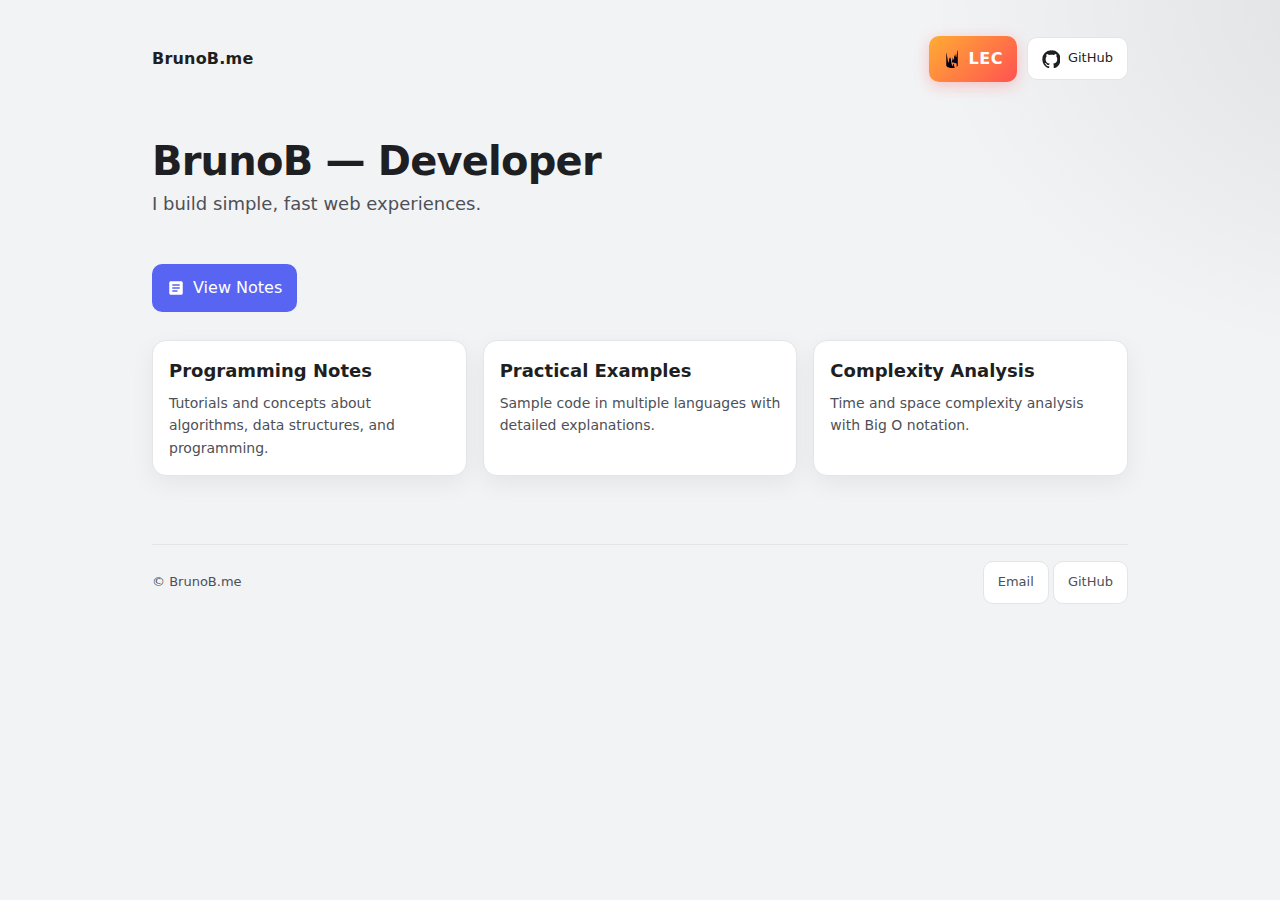
<file: index.html>
<!doctype html>
<html lang="en">
	<head>
		<meta charset="utf-8" />
		<meta name="viewport" content="width=device-width, initial-scale=1" />
		<title>BrunoB — Developer</title>
		<meta name="description" content="Simple landing page for BrunoB — Developer. Contact, links, and projects." />
		<meta name="author" content="Bruno B." />
		<meta name="theme-color" content="#313338" media="(prefers-color-scheme: dark)">
		<meta name="theme-color" content="#f2f3f5" media="(prefers-color-scheme: light)">

		<!-- Open Graph / Social -->
		<meta property="og:title" content="BrunoB — Developer" />
		<meta property="og:description" content="I build simple, fast web experiences." />
		<meta property="og:type" content="website" />
		<meta property="og:url" content="https://brunob.me" />
		<meta property="og:image" content="" />
		<meta name="twitter:card" content="summary" />



		<style>
					:root {
						--bg: #f2f3f5;           
						--fg: #1e1f22;          
						--muted: #4e5058;        
						--card: #ffffff;         
						--accent: #5865F2;       
						--accent-contrast: #ffffff;
						--border: #e3e5e8;       
						--shadow: 0 8px 24px rgba(0, 0, 0, 0.06);
					}
							:root.dark {
								--bg: #313338;          
								--fg: #dbdee1;           
								--muted: #b5bac1;       
								--card: #2b2d31;         
								--accent: #5865F2;      
								--accent-contrast: #ffffff;
								--border: #3f4147;  
								--shadow: 0 10px 28px rgba(0, 0, 0, 0.35);
							}
					@media (prefers-color-scheme: dark) {
						:root {
							--bg: #313338;
							--fg: #dbdee1;
							--muted: #b5bac1;
							--card: #2b2d31;
							--accent: #5865F2;
							--accent-contrast: #ffffff;
							--border: #3f4147;
							--shadow: 0 10px 28px rgba(0, 0, 0, 0.35);
						}
					}

			* { box-sizing: border-box; }
			html, body { height: 100%; }
					body {
						margin: 0;
						font-family: ui-sans-serif, system-ui, -apple-system, Segoe UI, Roboto, Ubuntu, Cantarell, Noto Sans, Arial, "Apple Color Emoji", "Segoe UI Emoji";
						color: var(--fg);
						background:
							radial-gradient(900px 500px at -10% -10%, rgba(255, 255, 255, 0.04), transparent 55%),
							radial-gradient(800px 600px at 110% 0%, rgba(0, 0, 0, 0.08), transparent 60%),
							var(--bg);
						line-height: 1.6;
					}

			.container {
				max-width: 1024px;
				margin: 0 auto;
				padding: 24px;
			}

			header {
				display: flex;
				align-items: center;
				justify-content: space-between;
				padding: 12px 0 0;
			}
			.brand {
				display: inline-flex;
				align-items: center;
				gap: 12px;
				text-decoration: none;
				color: inherit;
			}
					.logo {
						width: 40px; height: 40px;
						border-radius: 12px;
						background: linear-gradient(135deg, #5865F2, #7289da);
						color: var(--accent-contrast);
						display: grid; place-items: center;
						font-weight: 800;
						box-shadow: var(--shadow);
					}
			.brand span { font-weight: 700; letter-spacing: 0.2px; }

			.actions { display: flex; gap: 10px; align-items: center; }
					.btn, .link {
				display: inline-flex; align-items: center; gap: 8px;
						border-radius: 10px; border: 1px solid var(--border);
						padding: 10px 14px; text-decoration: none; color: inherit;
						background: var(--card);
			}
					.btn.primary { background: var(--accent); color: var(--accent-contrast); border-color: transparent; }
					.btn:hover, .link:hover { filter: brightness(0.98); transform: translateY(-1px); transition: 150ms; }
			.icon { width: 18px; height: 18px; }

			main {
				padding: 56px 0 48px;
				display: grid; gap: 28px;
			}
			h1 {
				margin: 0;
				font-size: clamp(28px, 4vw, 40px);
				line-height: 1.15;
				letter-spacing: -0.02em;
			}
			p.lead { margin: 6px 0 0; color: var(--muted); font-size: clamp(16px, 2.2vw, 18px); }

			.cta { display: flex; gap: 12px; flex-wrap: wrap; margin-top: 18px; }

			.grid {
				display: grid;
				grid-template-columns: repeat(auto-fit, minmax(240px, 1fr));
				gap: 16px;
			}
					.card {
						background: var(--card);
						border: 1px solid var(--border);
						border-radius: 14px;
						padding: 16px;
						box-shadow: var(--shadow);
					}
			.card h3 { margin: 0 0 6px; font-size: 18px; }
			.card p { margin: 0; color: var(--muted); font-size: 14px; }

			footer { border-top: 1px solid var(--border); margin-top: 20px; padding-top: 16px; color: var(--muted); display: flex; justify-content: space-between; align-items: center; flex-wrap: wrap; gap: 12px; }
			.small { font-size: 13px; }

			.theme-toggle { cursor: pointer; background: transparent; border: 1px solid var(--border); border-radius: 10px; padding: 8px 10px; color: inherit; }

			.btn-lec {
				background: linear-gradient(135deg, #ffac33 0%, #ff5252 100%);
				color: white;
				border: none;
				font-weight: 700;
				letter-spacing: 0.5px;
				box-shadow: 0 4px 15px rgba(255, 82, 82, 0.3);
			}
			.btn-lec:hover {
				transform: translateY(-2px);
				box-shadow: 0 6px 20px rgba(255, 82, 82, 0.5);
				filter: brightness(1.05);
			}
		</style>
	</head>
	<body>
		<div class="container">
			<header>
				<a class="brand" href="#" aria-label="Home">
					<span>BrunoB.me</span>
				</a>
				<div class="actions">
					<a class="btn btn-lec" href="lecVersus/index.html">
						<img src="lec/img/logos/lec.webp" alt="LEC" class="icon" style="object-fit: contain;"> 
						LEC
					</a>
					<a class="link" href="https://github.com/brun0bdev" target="_blank" rel="noopener noreferrer" aria-label="GitHub">
						<svg class="icon" viewBox="0 0 24 24" fill="currentColor" aria-hidden="true"><path d="M12 .5A11.5 11.5 0 0 0 .5 12.7c0 5.36 3.46 9.9 8.26 11.5.6.1.82-.27.82-.6v-2.1c-3.36.75-4.07-1.47-4.07-1.47-.55-1.42-1.34-1.8-1.34-1.8-1.09-.75.08-.74.08-.74 1.21.09 1.84 1.27 1.84 1.27 1.07 1.86 2.81 1.32 3.5 1.01.11-.8.42-1.32.76-1.63-2.68-.31-5.5-1.38-5.5-6.16 0-1.36.47-2.47 1.25-3.35-.13-.31-.54-1.57.12-3.27 0 0 1.01-.33 3.32 1.27.97-.28 2.01-.42 3.04-.43 1.03.01 2.07.15 3.04.43 2.3-1.6 3.32-1.27 3.32-1.27.66 1.7.25 2.96.12 3.27.78.88 1.25 1.99 1.25 3.35 0 4.79-2.83 5.85-5.52 6.16.43.38.82 1.11.82 2.24v3.33c0 .33.22.71.83.59 4.79-1.6 8.25-6.14 8.25-11.5A11.5 11.5 0 0 0 12 .5Z"/></svg>
						<span class="small">GitHub</span>
					</a>
				</div>
			</header>

			<main>
				<div>
					<h1>BrunoB — Developer</h1>
					<p class="lead">I build simple, fast web experiences.</p>
				</div>

				<div class="cta">
					<a class="btn primary" href="apuntes/index.html">
						<svg class="icon" viewBox="0 0 24 24" fill="currentColor">
							<path d="M19 3H5c-1.1 0-2 .9-2 2v14c0 1.1.9 2 2 2h14c1.1 0 2-.9 2-2V5c0-1.1-.9-2-2-2zm-5 14H7v-2h7v2zm3-4H7v-2h10v2zm0-4H7V7h10v2z"/>
						</svg>
						View Notes
					</a>
				</div>

				<div class="grid">
					<div class="card">
						<h3>Programming Notes</h3>
						<p>Tutorials and concepts about algorithms, data structures, and programming.</p>
					</div>
					<div class="card">
						<h3>Practical Examples</h3>
						<p>Sample code in multiple languages with detailed explanations.</p>
					</div>
					<div class="card">
						<h3>Complexity Analysis</h3>
						<p>Time and space complexity analysis with Big O notation.</p>
					</div>
				</div>
			</main>

			<footer>
				<span class="small">© <span id="year"></span> BrunoB.me</span>
				<nav class="small" aria-label="Links">
					<a class="link" href="mailto:info@brunob.dev">Email</a>
					<a class="link" href="https://github.com/brun0bdev" target="_blank" rel="noopener noreferrer">GitHub</a>
				</nav>
			</footer>
		</div>

		<script type="application/ld+json">
			{
				"@context": "https://schema.org",
				"@type": "Person",
				"name": "Bruno B.",
				"url": "https://brunob.me",
				"email": "mailto:contacto@brunob.me",
				"sameAs": [
					"https://github.com/BrunoB"
				]
			}
		</script>

	</body>
	</html>
</file>
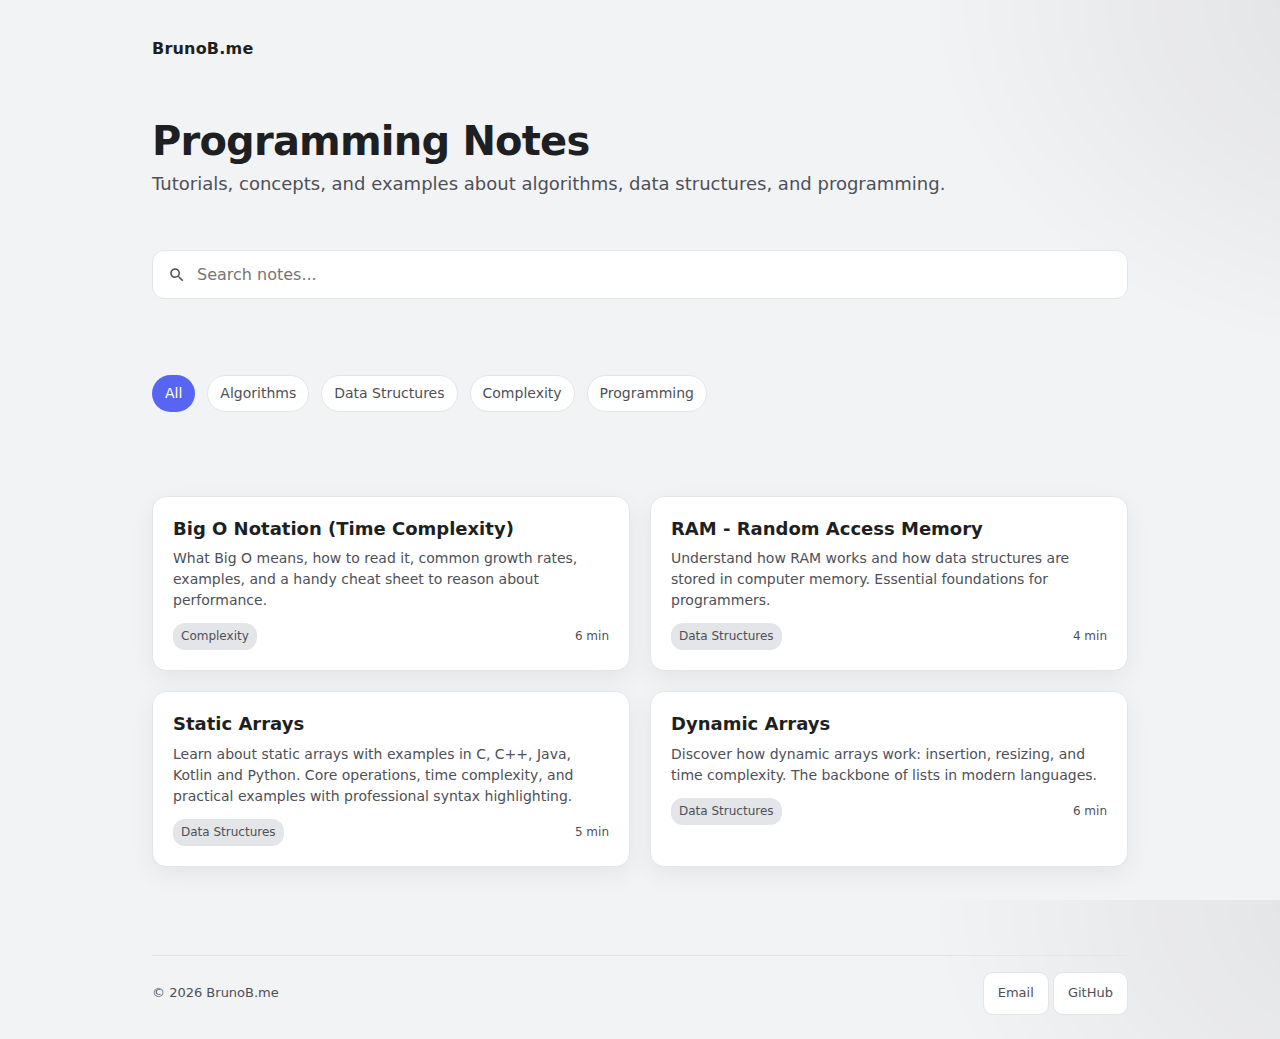
<file: apuntes/index.html>
<!doctype html>
<html lang="en">
	<head>
		<meta charset="utf-8" />
		<meta name="viewport" content="width=device-width, initial-scale=1" />
		<title>Notes — BrunoB</title>
		<meta name="description" content="Notes and tutorials about programming, algorithms, and data structures." />
		<meta name="author" content="Bruno B." />
		<meta name="theme-color" content="#313338" media="(prefers-color-scheme: dark)">
		<meta name="theme-color" content="#f2f3f5" media="(prefers-color-scheme: light)">

		<!-- Open Graph / Social -->
		<meta property="og:title" content="Notes — BrunoB" />
		<meta property="og:description" content="Notes and tutorials about programming, algorithms, and data structures." />
		<meta property="og:type" content="website" />
		<meta property="og:url" content="https://brunob.me/notes" />

		<style>
			:root {
				--bg: #f2f3f5;           
				--fg: #1e1f22;          
				--muted: #4e5058;        
				--card: #ffffff;         
				--accent: #5865F2;       
				--accent-contrast: #ffffff;
				--border: #e3e5e8;       
				--shadow: 0 8px 24px rgba(0, 0, 0, 0.06);
			}
			:root.dark {
				--bg: #313338;          
				--fg: #dbdee1;           
				--muted: #b5bac1;       
				--card: #2b2d31;         
				--accent: #5865F2;      
				--accent-contrast: #ffffff;
				--border: #3f4147;  
				--shadow: 0 10px 28px rgba(0, 0, 0, 0.35);
			}
			@media (prefers-color-scheme: dark) {
				:root {
					--bg: #313338;
					--fg: #dbdee1;
					--muted: #b5bac1;
					--card: #2b2d31;
					--accent: #5865F2;
					--accent-contrast: #ffffff;
					--border: #3f4147;
					--shadow: 0 10px 28px rgba(0, 0, 0, 0.35);
				}
			}

			* { box-sizing: border-box; }
			html, body { height: 100%; }
			body {
				margin: 0;
				font-family: ui-sans-serif, system-ui, -apple-system, Segoe UI, Roboto, Ubuntu, Cantarell, Noto Sans, Arial, "Apple Color Emoji", "Segoe UI Emoji";
				color: var(--fg);
				background:
					radial-gradient(900px 500px at -10% -10%, rgba(255, 255, 255, 0.04), transparent 55%),
					radial-gradient(800px 600px at 110% 0%, rgba(0, 0, 0, 0.08), transparent 60%),
					var(--bg);
				line-height: 1.6;
			}

			.container {
				max-width: 1024px;
				margin: 0 auto;
				padding: 24px;
			}

			header {
				display: flex;
				align-items: center;
				justify-content: space-between;
				padding: 12px 0 0;
			}
			.brand {
				display: inline-flex;
				align-items: center;
				gap: 12px;
				text-decoration: none;
				color: inherit;
			}
			.logo {
				width: 40px; height: 40px;
				border-radius: 12px;
				background: linear-gradient(135deg, #5865F2, #7289da);
				color: var(--accent-contrast);
				display: grid; place-items: center;
				font-weight: 800;
				box-shadow: var(--shadow);
			}
			.brand span { font-weight: 700; letter-spacing: 0.2px; }

			.actions { display: flex; gap: 10px; align-items: center; }
			.btn, .link {
				display: inline-flex; align-items: center; gap: 8px;
				border-radius: 10px; border: 1px solid var(--border);
				padding: 10px 14px; text-decoration: none; color: inherit;
				background: var(--card);
			}
			.btn.primary { background: var(--accent); color: var(--accent-contrast); border-color: transparent; }
			.btn:hover, .link:hover { filter: brightness(0.98); transform: translateY(-1px); transition: 150ms; }
			.icon { width: 18px; height: 18px; }

			main {
				padding: 56px 0 48px;
				display: grid; gap: 28px;
			}
			h1 {
				margin: 0;
				font-size: clamp(28px, 4vw, 40px);
				line-height: 1.15;
				letter-spacing: -0.02em;
			}
			p.lead { margin: 6px 0 0; color: var(--muted); font-size: clamp(16px, 2.2vw, 18px); }

			.search-box {
				margin: 24px 0;
				position: relative;
			}
			.search-box input {
				width: 100%;
				padding: 14px 16px 14px 44px;
				border: 1px solid var(--border);
				border-radius: 12px;
				background: var(--card);
				color: var(--fg);
				font-size: 16px;
				font-family: inherit;
			}
			.search-box input:focus {
				outline: none;
				border-color: var(--accent);
				box-shadow: 0 0 0 3px rgba(88, 101, 242, 0.1);
			}
			.search-icon {
				position: absolute;
				left: 16px;
				top: 50%;
				transform: translateY(-50%);
				color: var(--muted);
			}

			.categories {
				display: flex;
				gap: 12px;
				flex-wrap: wrap;
				margin: 24px 0;
			}
			.category-tag {
				padding: 6px 12px;
				background: var(--card);
				border: 1px solid var(--border);
				border-radius: 20px;
				text-decoration: none;
				color: var(--muted);
				font-size: 14px;
				transition: all 150ms;
			}
			.category-tag:hover, .category-tag.active {
				background: var(--accent);
				color: var(--accent-contrast);
				border-color: transparent;
			}

			.articles-grid {
				display: grid;
				grid-template-columns: repeat(auto-fit, minmax(320px, 1fr));
				gap: 20px;
				margin-top: 32px;
			}

			.article-card {
				background: var(--card);
				border: 1px solid var(--border);
				border-radius: 14px;
				padding: 20px;
				box-shadow: var(--shadow);
				text-decoration: none;
				color: inherit;
				transition: all 150ms;
				display: block;
			}
			.article-card:hover {
				filter: brightness(0.98);
				transform: translateY(-2px);
				box-shadow: 0 12px 32px rgba(0, 0, 0, 0.1);
			}

			.article-card h3 {
				margin: 0 0 8px;
				font-size: 18px;
				line-height: 1.3;
				color: var(--fg);
			}
			.article-card p {
				margin: 0 0 12px;
				color: var(--muted);
				font-size: 14px;
				line-height: 1.5;
				display: -webkit-box;
				-webkit-line-clamp: 3;
				-webkit-box-orient: vertical;
				overflow: hidden;
			}
			.article-meta {
				display: flex;
				justify-content: space-between;
				align-items: center;
				font-size: 12px;
				color: var(--muted);
			}
			.article-category {
				background: var(--border);
				padding: 4px 8px;
				border-radius: 12px;
				font-weight: 500;
			}

			footer { 
				border-top: 1px solid var(--border); 
				margin-top: 40px; 
				padding-top: 16px; 
				color: var(--muted); 
				display: flex; 
				justify-content: space-between; 
				align-items: center; 
				flex-wrap: wrap; 
				gap: 12px; 
			}
			.small { font-size: 13px; }

			@media (max-width: 768px) {
				.container {
					padding: 16px;
				}
				.articles-grid {
					grid-template-columns: 1fr;
				}
				.categories {
					justify-content: center;
				}
			}
		</style>
	</head>
	<body>
		<div class="container">
			<header>
				<a class="brand" href="/apuntes/" aria-label="Home">
					<span>BrunoB.me</span>
				</a>
			</header>

			<main>
				<div>
					<h1>Programming Notes</h1>
					<p class="lead">Tutorials, concepts, and examples about algorithms, data structures, and programming.</p>
				</div>

				<div class="search-box">
					<svg class="search-icon icon" viewBox="0 0 24 24" fill="currentColor">
						<path d="M15.5 14h-.79l-.28-.27C15.41 12.59 16 11.11 16 9.5 16 5.91 13.09 3 9.5 3S3 5.91 3 9.5 5.91 16 9.5 16c1.61 0 3.09-.59 4.23-1.57l.27.28v.79l5 4.99L20.49 19l-4.99-5zm-6 0C7.01 14 5 11.99 5 9.5S7.01 5 9.5 5 14 7.01 14 9.5 11.99 14 9.5 14z"/>
					</svg>
					<input type="text" placeholder="Search notes..." id="searchInput">
				</div>

				<div class="categories">
					<a href="#" class="category-tag active" data-category="all">All</a>
					<a href="#" class="category-tag" data-category="algorithms">Algorithms</a>
					<a href="#" class="category-tag" data-category="data-structures">Data Structures</a>
					<a href="#" class="category-tag" data-category="complexity">Complexity</a>
					<a href="#" class="category-tag" data-category="programming">Programming</a>
				</div>

				<div class="articles-grid" id="articlesGrid">
					<a href="articles/big-o/" class="article-card" data-category="complexity">
						<h3>Big O Notation (Time Complexity)</h3>
						<p>What Big O means, how to read it, common growth rates, examples, and a handy cheat sheet to reason about performance.</p>
						<div class="article-meta">
							<span class="article-category">Complexity</span>
							<span>6 min</span>
						</div>
					</a>

					<a href="articles/ram/" class="article-card" data-category="data-structures">
						<h3>RAM - Random Access Memory</h3>
						<p>Understand how RAM works and how data structures are stored in computer memory. Essential foundations for programmers.</p>
						<div class="article-meta">
							<span class="article-category">Data Structures</span>
							<span>4 min</span>
						</div>
					</a>

					<a href="articles/static-arrays/" class="article-card" data-category="data-structures">
						<h3>Static Arrays</h3>
						<p>Learn about static arrays with examples in C, C++, Java, Kotlin and Python. Core operations, time complexity, and practical examples with professional syntax highlighting.</p>
						<div class="article-meta">
							<span class="article-category">Data Structures</span>
							<span>5 min</span>
						</div>
					</a>

					<a href="articles/dynamic-arrays/" class="article-card" data-category="data-structures">
						<h3>Dynamic Arrays</h3>
						<p>Discover how dynamic arrays work: insertion, resizing, and time complexity. The backbone of lists in modern languages.</p>
						<div class="article-meta">
							<span class="article-category">Data Structures</span>
							<span>6 min</span>
						</div>
					</a>
				</div>
			</main>

			<footer>
				<span class="small">© <span id="year"></span> BrunoB.me</span>
				<nav class="small" aria-label="Links">
					<a class="link" href="mailto:info@brunob.dev">Email</a>
					<a class="link" href="https://github.com/brun0bdev" target="_blank" rel="noopener noreferrer">GitHub</a>
				</nav>
			</footer>
		</div>

		<script>
			// Set current year
			document.getElementById('year').textContent = new Date().getFullYear();

			// Search functionality
			const searchInput = document.getElementById('searchInput');
			const articlesGrid = document.getElementById('articlesGrid');
			const articleCards = articlesGrid.querySelectorAll('.article-card');

			searchInput.addEventListener('input', function() {
				const searchTerm = this.value.toLowerCase();
				
				articleCards.forEach(card => {
					const title = card.querySelector('h3').textContent.toLowerCase();
					const description = card.querySelector('p').textContent.toLowerCase();
					
					if (title.includes(searchTerm) || description.includes(searchTerm)) {
						card.style.display = 'block';
					} else {
						card.style.display = 'none';
					}
				});
			});

			// Category filtering
			const categoryTags = document.querySelectorAll('.category-tag');
			
			categoryTags.forEach(tag => {
				tag.addEventListener('click', function(e) {
					e.preventDefault();
					
					// Remove active class from all tags
					categoryTags.forEach(t => t.classList.remove('active'));
					// Add active class to clicked tag
					this.classList.add('active');
					
					const selectedCategory = this.dataset.category;
					
					articleCards.forEach(card => {
						if (selectedCategory === 'all' || card.dataset.category === selectedCategory) {
							card.style.display = 'block';
						} else {
							card.style.display = 'none';
						}
					});
				});
			});
		</script>
	</body>
</html>
</file>
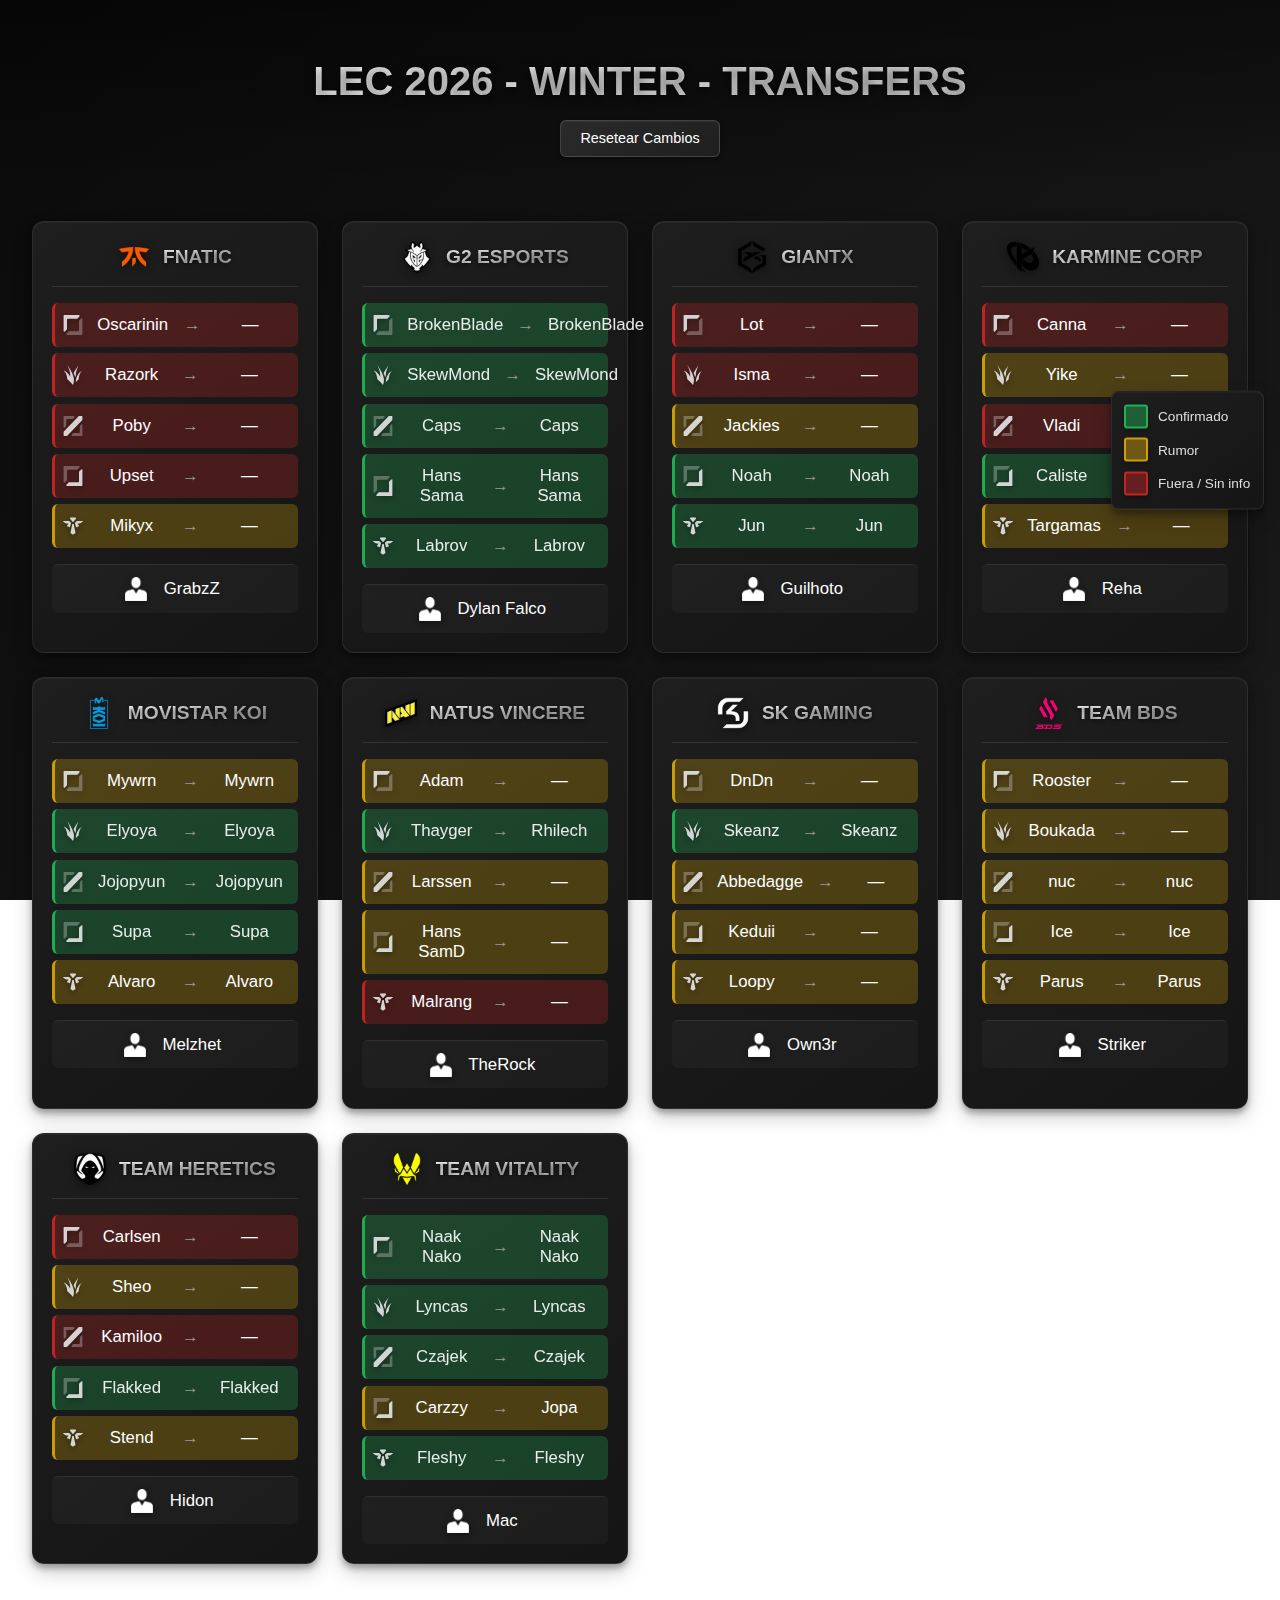
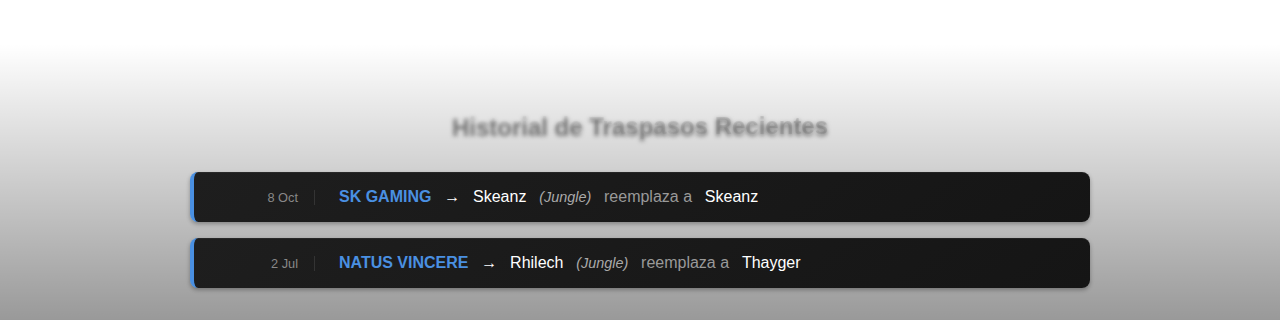
<file: lec/index.html>
<!DOCTYPE html>
<html lang="en">
<head>
  <meta charset="UTF-8">
  <meta name="viewport" content="width=device-width, initial-scale=1.0">
  <title>LEC 2026 Winter - Transfers</title>
  
  <!-- Cache Control -->
  <meta http-equiv="Cache-Control" content="no-cache, no-store, must-revalidate">
  <meta http-equiv="Pragma" content="no-cache">
  <meta http-equiv="Expires" content="0">
  
  <!-- Favicon -->
  <link rel="icon" type="image/png" href="img/logos/lec.webp">
  
  <!-- Meta tags para embeds (Discord, Twitter, etc.) -->
  <meta name="description" content="Mercado de fichajes LEC 2026 Winter Split - Traspasos confirmados y rumores de todos los equipos">
  <meta name="author" content="LEC Tracker">
  
  <!-- Open Graph / Facebook -->
  <meta property="og:type" content="website">
  <meta property="og:url" content="https://brunob.me/lec/">
  <meta property="og:title" content="LEC 2026 Winter - Mercado de Fichajes">
  <meta property="og:description" content="Sigue en tiempo real todos los traspasos del mercado de fichajes de la LEC 2026 Winter Split. Información actualizada de todos los equipos.">
  <meta property="og:image" content="https://brunob.me/lec/img/logos/lec.webp">
  
  <!-- Twitter -->
  <meta property="twitter:card" content="summary_large_image">
  <meta property="twitter:url" content="https://brunob.me/lec/">
  <meta property="twitter:title" content="LEC 2026 Winter - Mercado de Fichajes">
  <meta property="twitter:description" content="Sigue en tiempo real todos los traspasos del mercado de fichajes de la LEC 2026 Winter Split. Información actualizada de todos los equipos.">
  <meta property="twitter:image" content="https://brunob.me/lec/img/logos/lec.webp" width="800" height="418">
  
  <link rel="stylesheet" href="style.css?v=2.0">
</head>
<body>
  <header>
    <h1>LEC 2026 - WINTER - TRANSFERS</h1>
    <h2></h2>
    <button id="reset-btn" title="Resetear todos los cambios">Resetear Cambios</button>
  </header>
  
  <aside class="legend">
    <div class="legend-item">
      <div class="legend-color green"></div>
      <span>Confirmado</span>
    </div>
    <div class="legend-item">
      <div class="legend-color yellow"></div>
      <span>Rumor</span>
    </div>
    <div class="legend-item">
      <div class="legend-color red"></div>
      <span>Fuera / Sin info</span>
    </div>
  </aside>
  
  <main id="teams-container">
    <!-- Teams will load here -->
  </main>
  
  <footer class="transfer-history">
    <h2>Historial de Traspasos Recientes</h2>
    <div class="history-timeline" id="history-timeline">
      <!-- Transfer history will be loaded here -->
    </div>
  </footer>
  
  <script src="script.js?v=2.1"></script>
</body>
</html>
</file>
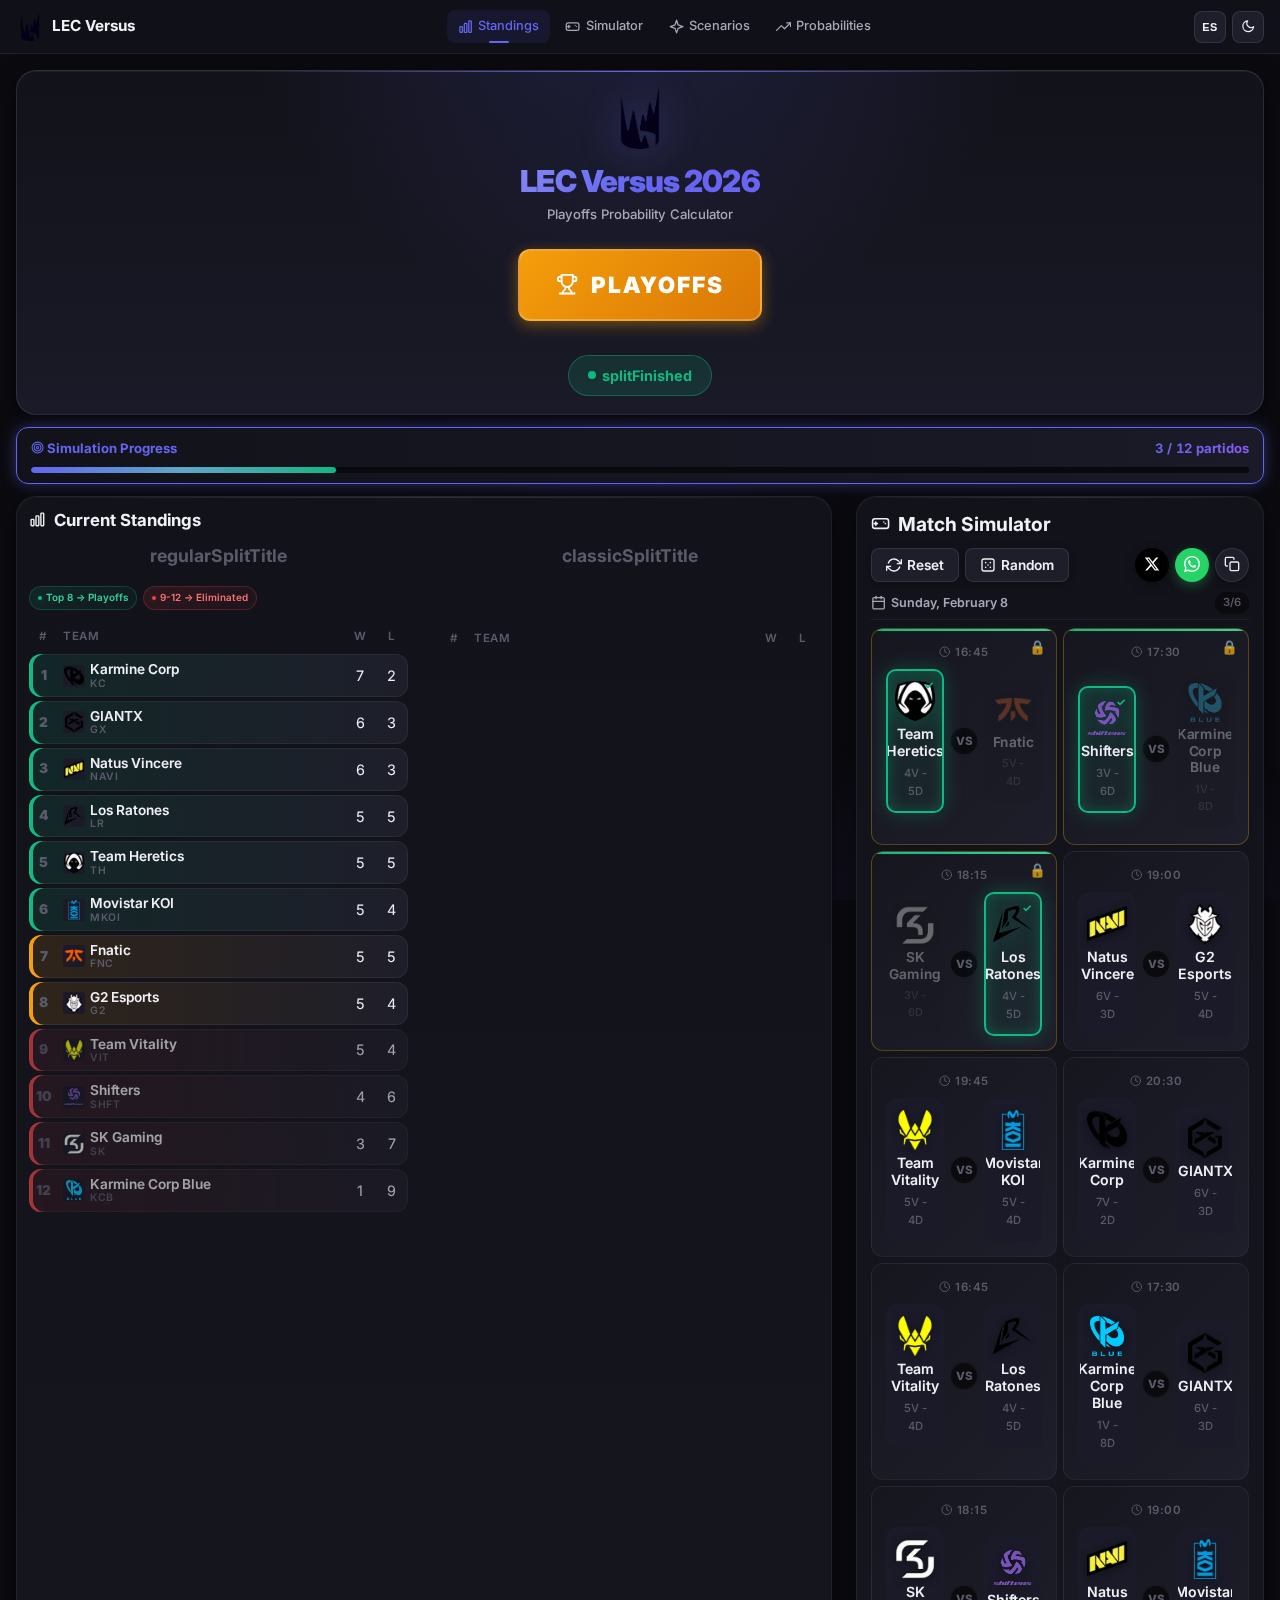
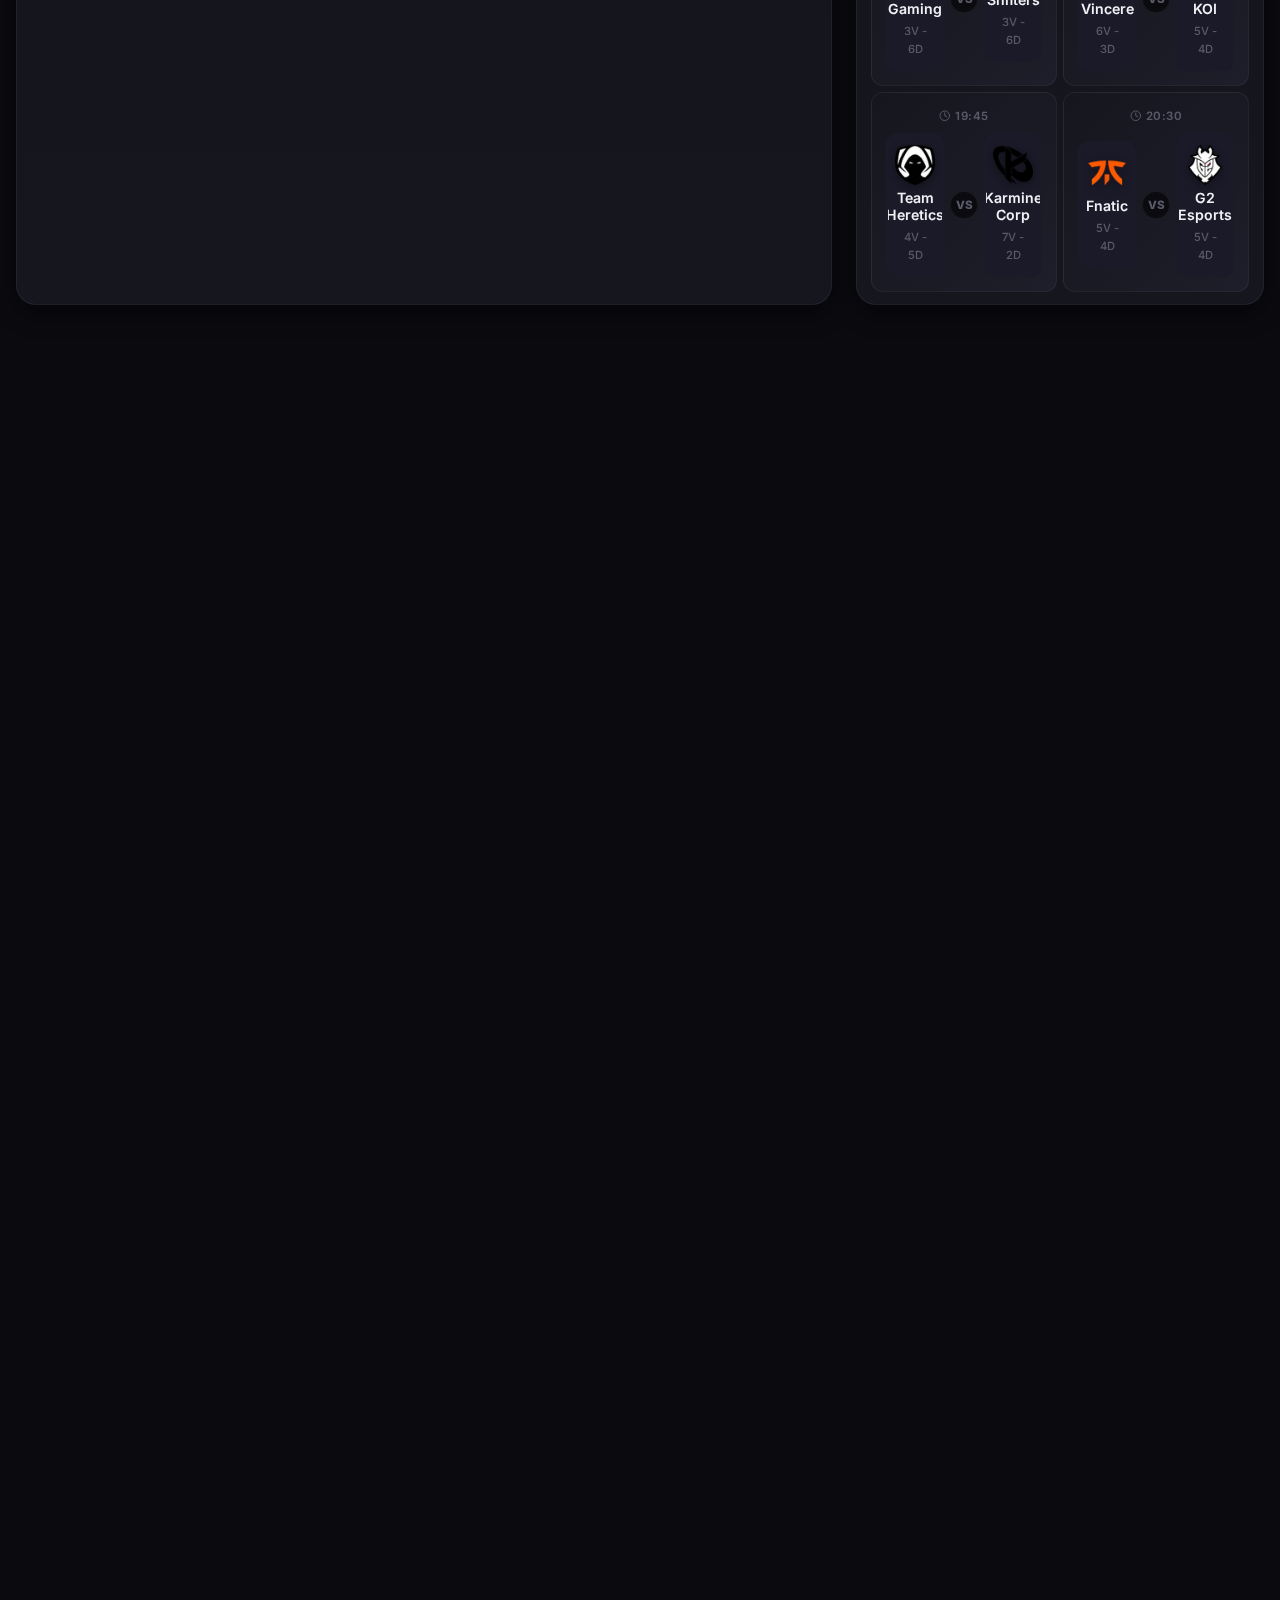
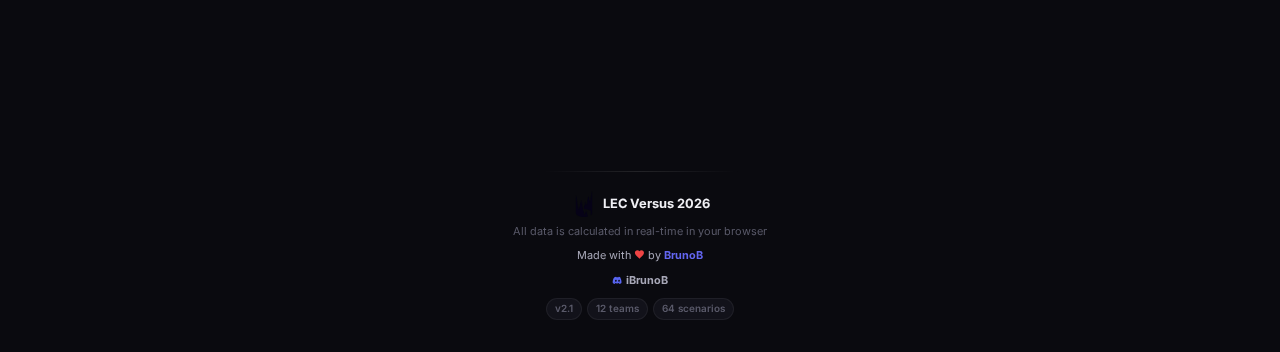
<file: lecVersus/index.html>
<!DOCTYPE html>
<html lang="es">
<head>
    <meta charset="UTF-8">
    <meta name="viewport" content="width=device-width, initial-scale=1.0">
    
    <!-- SEO -->
    <title>LEC Versus 2026 - Calculadora de Playoffs</title>
    <meta name="description" content="Calculadora interactiva de probabilidades y simulador de partidos para la LEC 2026. Predice quién llegará a los Playoffs.">
    <meta name="theme-color" content="#6366f1">
    <meta name="robots" content="index, follow">
    <meta http-equiv="Cache-Control" content="no-cache, no-store, must-revalidate">
    <meta http-equiv="Pragma" content="no-cache">
    <meta http-equiv="Expires" content="0">

    <!-- Open Graph -->
    <meta property="og:type" content="website">
    <meta property="og:title" content="LEC Versus 2026 - Calculadora de Playoffs">
    <meta property="og:description" content="Calculadora interactiva de probabilidades y simulador de partidos para la LEC 2026. Predice quién llegará a los Playoffs.">
    <meta property="og:image" content="img/logos/lec.webp">
    <meta property="og:site_name" content="LEC Versus 2026">

    <!-- Twitter Card -->
    <meta name="twitter:card" content="summary_large_image">
    <meta name="twitter:title" content="LEC Versus 2026 - Calculadora de Playoffs">
    <meta name="twitter:description" content="Calculadora interactiva de probabilidades y simulador de partidos para la LEC 2026. Predice quién llegará a los Playoffs.">
    <meta name="twitter:image" content="img/logos/lec.webp">
    
    <!-- Preload -->
    <link rel="preconnect" href="https://fonts.googleapis.com">
    <link rel="preconnect" href="https://fonts.gstatic.com" crossorigin>
    <link href="https://fonts.googleapis.com/css2?family=Inter:wght@400;500;600;700;800;900&display=swap" rel="stylesheet">
    <link rel="stylesheet" href="styles.css?v=2.3">
    <link rel="icon" type="image/webp" href="img/logos/lec.webp">
</head>
<body data-theme="dark">
    <!-- Loading Screen -->
    <div id="loading-screen" class="loading-screen" aria-hidden="true">
        <div class="loading-content">
            <img src="img/logos/lec.webp" alt="" class="loading-logo">
            <div class="loading-spinner"></div>
            <p data-i18n="loadingText">Calculando escenarios...</p>
        </div>
    </div>

    <!-- Toast Container -->
    <div id="toast-container" class="toast-container" aria-live="polite"></div>

    <!-- Confetti Canvas -->
    <canvas id="confetti-canvas" class="confetti-canvas" aria-hidden="true"></canvas>

    <!-- Sticky Navigation -->
    <nav id="main-nav" class="main-nav" role="navigation" aria-label="Navegación principal">
        <div class="nav-inner">
            <a href="#" class="nav-brand" aria-label="Inicio">
                <img src="img/logos/lec.webp" alt="" class="nav-logo" width="28" height="28">
                <span>LEC Versus</span>
            </a>
            <div class="nav-links" id="nav-links">
                <a href="#standings" class="nav-link active" data-section="standings">
                    <span class="nav-icon" data-icon="chartBar"></span>
                    <span class="nav-text" data-i18n="navStandings">Clasificación</span>
                </a>
                <a href="#simulator" class="nav-link" data-section="simulator">
                    <span class="nav-icon" data-icon="gamepad"></span>
                    <span class="nav-text" data-i18n="navSimulator">Simulador</span>
                </a>
                <a href="#scenarios" class="nav-link" data-section="scenarios">
                    <span class="nav-icon" data-icon="sparkles"></span>
                    <span class="nav-text" data-i18n="navScenarios">Escenarios</span>
                </a>
                <a href="#probability" class="nav-link" data-section="probability">
                    <span class="nav-icon" data-icon="trendingUp"></span>
                    <span class="nav-text" data-i18n="navProbability">Probabilidades</span>
                </a>
            </div>
            <div class="nav-actions">
                <button id="lang-toggle" class="nav-btn lang-btn" aria-label="Switch to English">EN</button>
                <button id="theme-toggle" class="nav-btn theme-btn" aria-label="Cambiar tema" title="Cambiar tema" data-i18n-aria="navTheme" data-i18n-title="navTheme">
                    <span class="theme-icon-dark" data-icon="moon"></span>
                    <span class="theme-icon-light" data-icon="sun"></span>
                </button>
            </div>
        </div>
    </nav>

    <!-- Mobile Nav -->
    <button id="mobile-nav-toggle" class="mobile-nav-toggle" aria-label="Menú" aria-expanded="false">
        <span></span><span></span><span></span>
    </button>

    <div class="container">
        <header class="reveal">
            <div class="header-glow" aria-hidden="true"></div>
            <img src="img/logos/lec.webp" alt="LEC Logo" class="header-logo" width="120" height="120">
            <h1 data-i18n="headerTitle">LEC Versus 2026</h1>
            <p class="subtitle" data-i18n="headerSubtitle">Calculadora de Probabilidades de Playoffs</p>
            
            <a href="https://app.brunob.me/" target="_blank" class="btn btn-playoffs">
                <span data-icon="trophy"></span> PLAYOFFS
            </a>
            
            <!-- Countdown -->
            <div class="countdown-wrapper" id="countdown-wrapper">
                <p class="countdown-label"><span data-icon="timer"></span> <span data-i18n="countdownLabel">Próxima jornada en</span></p>
                <div class="countdown" id="countdown" aria-label="Cuenta atrás">
                    <div class="countdown-item">
                        <span class="countdown-value" id="countdown-days">0</span>
                        <span class="countdown-unit" data-i18n="days">días</span>
                    </div>
                    <div class="countdown-sep">:</div>
                    <div class="countdown-item">
                        <span class="countdown-value" id="countdown-hours">0</span>
                        <span class="countdown-unit" data-i18n="hours">horas</span>
                    </div>
                    <div class="countdown-sep">:</div>
                    <div class="countdown-item">
                        <span class="countdown-value" id="countdown-minutes">0</span>
                        <span class="countdown-unit" data-i18n="min">min</span>
                    </div>
                    <div class="countdown-sep">:</div>
                    <div class="countdown-item">
                        <span class="countdown-value" id="countdown-seconds">0</span>
                        <span class="countdown-unit" data-i18n="sec">seg</span>
                    </div>
                </div>
            </div>
        </header>

        <main>
            <!-- Simulation Progress -->
            <div class="sim-progress reveal" id="sim-progress">
                <div class="sim-progress-header">
                    <span class="sim-progress-label"><span data-icon="target"></span> <span data-i18n="simProgressLabel">Progreso de Simulación</span></span>
                    <span class="sim-progress-count" id="sim-progress-count">0 / 12 partidos</span>
                </div>
                <div class="sim-progress-bar">
                    <div class="sim-progress-fill" id="sim-progress-fill" style="width: 0%"></div>
                </div>
            </div>

            <!-- Main Content: Standings + Simulator side by side -->
            <div class="main-content-grid">
                <!-- Tabla de Clasificación -->
                <section class="standings-section reveal" id="standings" aria-labelledby="standings-title">
                    <h2 id="standings-title"><span data-icon="chartBar"></span> <span data-i18n="standingsTitle">Clasificación</span></h2>
                    
                    <div class="standings-grid-container">
                        <!-- Tabla Regular -->
                        <div class="standings-column">
                            <h3 data-i18n="regularSplitTitle">Regular Split</h3>
                            <div class="standings-info">
                                <span class="info-badge qualified">
                                    <span class="badge-dot"></span>
                                    <span data-i18n="top8Playoffs">Top 8 → Playoffs</span>
                                </span>
                                <span class="info-badge eliminated">
                                    <span class="badge-dot"></span>
                                    <span data-i18n="eliminated">9-12 → Eliminados</span>
                                </span>
                            </div>
                            <div class="table-wrapper">
                                <table class="standings-table" role="table" aria-label="Tabla de clasificación">
                                    <thead>
                                        <tr>
                                            <th scope="col" data-i18n="thPosition">#</th>
                                            <th scope="col" data-i18n="thTeam">Equipo</th>
                                            <th scope="col" data-i18n="thWins">V</th>
                                            <th scope="col" data-i18n="thLosses">D</th>
                                        </tr>
                                    </thead>
                                    <tbody id="standings-body">
                                    </tbody>
                                </table>
                            </div>
                        </div>

                        <!-- Tabla Sin Invitados -->
                        <div class="standings-column">
                            <h3 data-i18n="classicSplitTitle">"Classic" LEC (No Guests)</h3>
                             <div class="standings-info">
                                <br>
                            </div>
                            <div class="table-wrapper">
                                <table class="standings-table" role="table" aria-label="Tabla de clasificación clásica">
                                    <thead>
                                        <tr>
                                            <th scope="col" data-i18n="thPosition">#</th>
                                            <th scope="col" data-i18n="thTeam">Equipo</th>
                                            <th scope="col" data-i18n="thWins">V</th>
                                            <th scope="col" data-i18n="thLosses">D</th>
                                        </tr>
                                    </thead>
                                    <tbody id="standings-classic-body">
                                    </tbody>
                                </table>
                            </div>
                        </div>
                    </div>
                </section>

                <!-- Simulador de Partidos -->
                <section class="simulator-section reveal" id="simulator" aria-labelledby="simulator-title">
                    <h2 id="simulator-title"><span data-icon="gamepad"></span> <span data-i18n="simulatorTitle">Simulador</span></h2>
                    
                    <div class="simulator-controls">
                        <button id="reset-btn" class="btn btn-secondary" aria-label="Reiniciar simulación">
                            <span class="btn-icon" data-icon="refresh"></span> <span data-i18n="btnReset">Reiniciar</span>
                        </button>
                        <button id="random-btn" class="btn btn-secondary" aria-label="Resultados aleatorios">
                            <span class="btn-icon" data-icon="dice"></span> <span data-i18n="btnRandom">Aleatorios</span>
                        </button>
                        <div class="share-bar" id="share-bar">
                            <button class="share-btn share-btn--x" id="share-x" aria-label="Compartir en X" title="Compartir en X" data-i18n-aria="shareX" data-i18n-title="shareX">
                                <span data-icon="twitter"></span>
                            </button>
                            <button class="share-btn share-btn--wa" id="share-wa" aria-label="Compartir en WhatsApp" title="Compartir en WhatsApp" data-i18n-aria="shareWA" data-i18n-title="shareWA">
                                <span data-icon="whatsapp"></span>
                            </button>
                            <button class="share-btn share-btn--copy" id="share-copy" aria-label="Copiar al portapapeles" title="Copiar al portapapeles" data-i18n-aria="shareCopy" data-i18n-title="shareCopy">
                                <span data-icon="copy"></span>
                            </button>
                        </div>
                    </div>

                    <div class="matches-container">
                        <div class="match-day">
                            <h3>
                                <span class="day-icon" data-icon="calendar"></span>
                                <span data-i18n="sunday">Domingo 8 de Febrero</span>
                                <span class="match-count" id="sunday-count">0/6</span>
                            </h3>
                            <div id="sunday-matches" class="matches-grid">
                            </div>
                        </div>
                    </div>
                </section>
            </div>

            <!-- Escenarios -->
            <section class="scenarios-section reveal" id="scenarios" aria-labelledby="scenarios-title">
                <h2 id="scenarios-title"><span data-icon="sparkles"></span> <span data-i18n="scenariosTitle">Escenarios de Clasificación</span></h2>
                <p class="section-desc" data-i18n="scenariosDesc">Selecciona un equipo para ver qué necesita para clasificar a playoffs</p>
                
                <div class="team-selector">
                    <label for="team-select" data-i18n="teamLabel">Equipo:</label>
                    <div class="select-wrapper">
                        <select id="team-select" aria-label="Seleccionar equipo">
                        </select>
                    </div>
                </div>

                <div id="scenarios-content" class="scenarios-content" role="region" aria-live="polite">
                </div>
            </section>

            <!-- Probabilidades -->
            <section class="probability-section reveal" id="probability" aria-labelledby="probability-title">
                <h2 id="probability-title"><span data-icon="trendingUp"></span> <span data-i18n="probabilityTitle">Análisis de Probabilidades</span></h2>
                <p class="section-desc" data-i18n="probabilityDesc">Basado en todas las combinaciones posibles de resultados restantes</p>
                
                <div class="probability-stats">
                    <div class="stat-card">
                        <span class="stat-icon" data-icon="gamepad"></span>
                        <span class="stat-label" data-i18n="statRemainingMatches">Partidos Restantes</span>
                        <span class="stat-value" id="remaining-matches">6</span>
                    </div>
                    <div class="stat-card">
                        <span class="stat-icon" data-icon="globe"></span>
                        <span class="stat-label" data-i18n="statTotalScenarios">Escenarios Totales</span>
                        <span class="stat-value">64</span>
                    </div>
                    <div class="stat-card">
                        <span class="stat-icon" data-icon="checkCircle"></span>
                        <span class="stat-label" data-i18n="statSelected">Seleccionados</span>
                        <span class="stat-value" id="selected-matches">0</span>
                    </div>
                    <div class="stat-card">
                        <span class="stat-icon" data-icon="chartBar"></span>
                        <span class="stat-label" data-i18n="statPossibleScenarios">Escenarios Posibles</span>
                        <span class="stat-value" id="possible-scenarios">4,096</span>
                    </div>
                </div>

                <div id="probability-bars" class="probability-bars" role="list" aria-label="Probabilidades por equipo">
                </div>
            </section>
        </main>

        <footer>
            <div class="footer-content">
                <div class="footer-brand">
                    <img src="img/logos/lec.webp" alt="" class="footer-logo" width="40" height="40">
                    <span>LEC Versus 2026</span>
                </div>
                <p class="footer-text" data-i18n="footerCalc">Todos los datos son calculados en tiempo real en tu navegador</p>
                <p class="footer-credits"><span data-i18n="footerCredits">Hecho con</span> <span class="heart-icon" data-icon="heart"></span> <span data-i18n="footerBy">por</span> <strong>BrunoB</strong></p>
                <div class="footer-discord">
                    <span data-icon="discord"></span>
                    <strong>iBrunoB</strong>
                </div>
                <div class="footer-badges">
                    <span class="footer-badge">v2.1</span>
                    <span class="footer-badge" data-i18n="footerTeams">12 equipos</span>
                    <span class="footer-badge" data-i18n="footerScenarios">64 escenarios</span>
                </div>
            </div>
        </footer>
    </div>

    <!-- Scroll to Top -->
    <button id="scroll-top" class="scroll-top-btn" aria-label="Volver arriba" title="Volver arriba" data-i18n-aria="scrollTop" data-i18n-title="scrollTop">
        <svg width="20" height="20" viewBox="0 0 20 20" fill="none"><path d="M10 3L3 10h4v7h6v-7h4L10 3z" fill="currentColor"/></svg>
    </button>

    <!-- Keyboard Shortcuts Modal -->
    <div id="shortcuts-modal" class="modal" role="dialog" aria-modal="true" aria-labelledby="shortcuts-title" hidden>
        <div class="modal-overlay"></div>
        <div class="modal-content">
            <h3 id="shortcuts-title"><span data-icon="keyboard"></span> <span data-i18n="shortcutsTitle">Atajos de Teclado</span></h3>
            <div class="shortcuts-list">
                <div class="shortcut-item"><kbd>1</kbd>-<kbd>4</kbd><span data-i18n="shortcutNav">Navegar a sección</span></div>
                <div class="shortcut-item"><kbd>R</kbd><span data-i18n="shortcutReset">Reiniciar simulación</span></div>
                <div class="shortcut-item"><kbd>D</kbd><span data-i18n="shortcutRandom">Resultados aleatorios</span></div>
                <div class="shortcut-item"><kbd>T</kbd><span data-i18n="shortcutTheme">Cambiar tema</span></div>
                <div class="shortcut-item"><kbd>?</kbd><span data-i18n="shortcutShow">Mostrar atajos</span></div>
            </div>
            <button class="btn btn-secondary modal-close" id="close-shortcuts" data-i18n="btnClose">Cerrar</button>
        </div>
    </div>

    <script src="js/icons.js?v=2.3"></script>
    <script src="js/i18n.js?v=2.3"></script>
    <script src="js/data.js?v=2.3"></script>
    <script src="js/standings.js?v=2.3"></script>
    <script src="js/probability.js?v=2.3"></script>
    <script src="js/scenarios.js?v=2.3"></script>
    <script src="js/simulator.js?v=2.3"></script>
    <script src="js/app.js?v=2.3"></script>
</body>
</html>
</file>
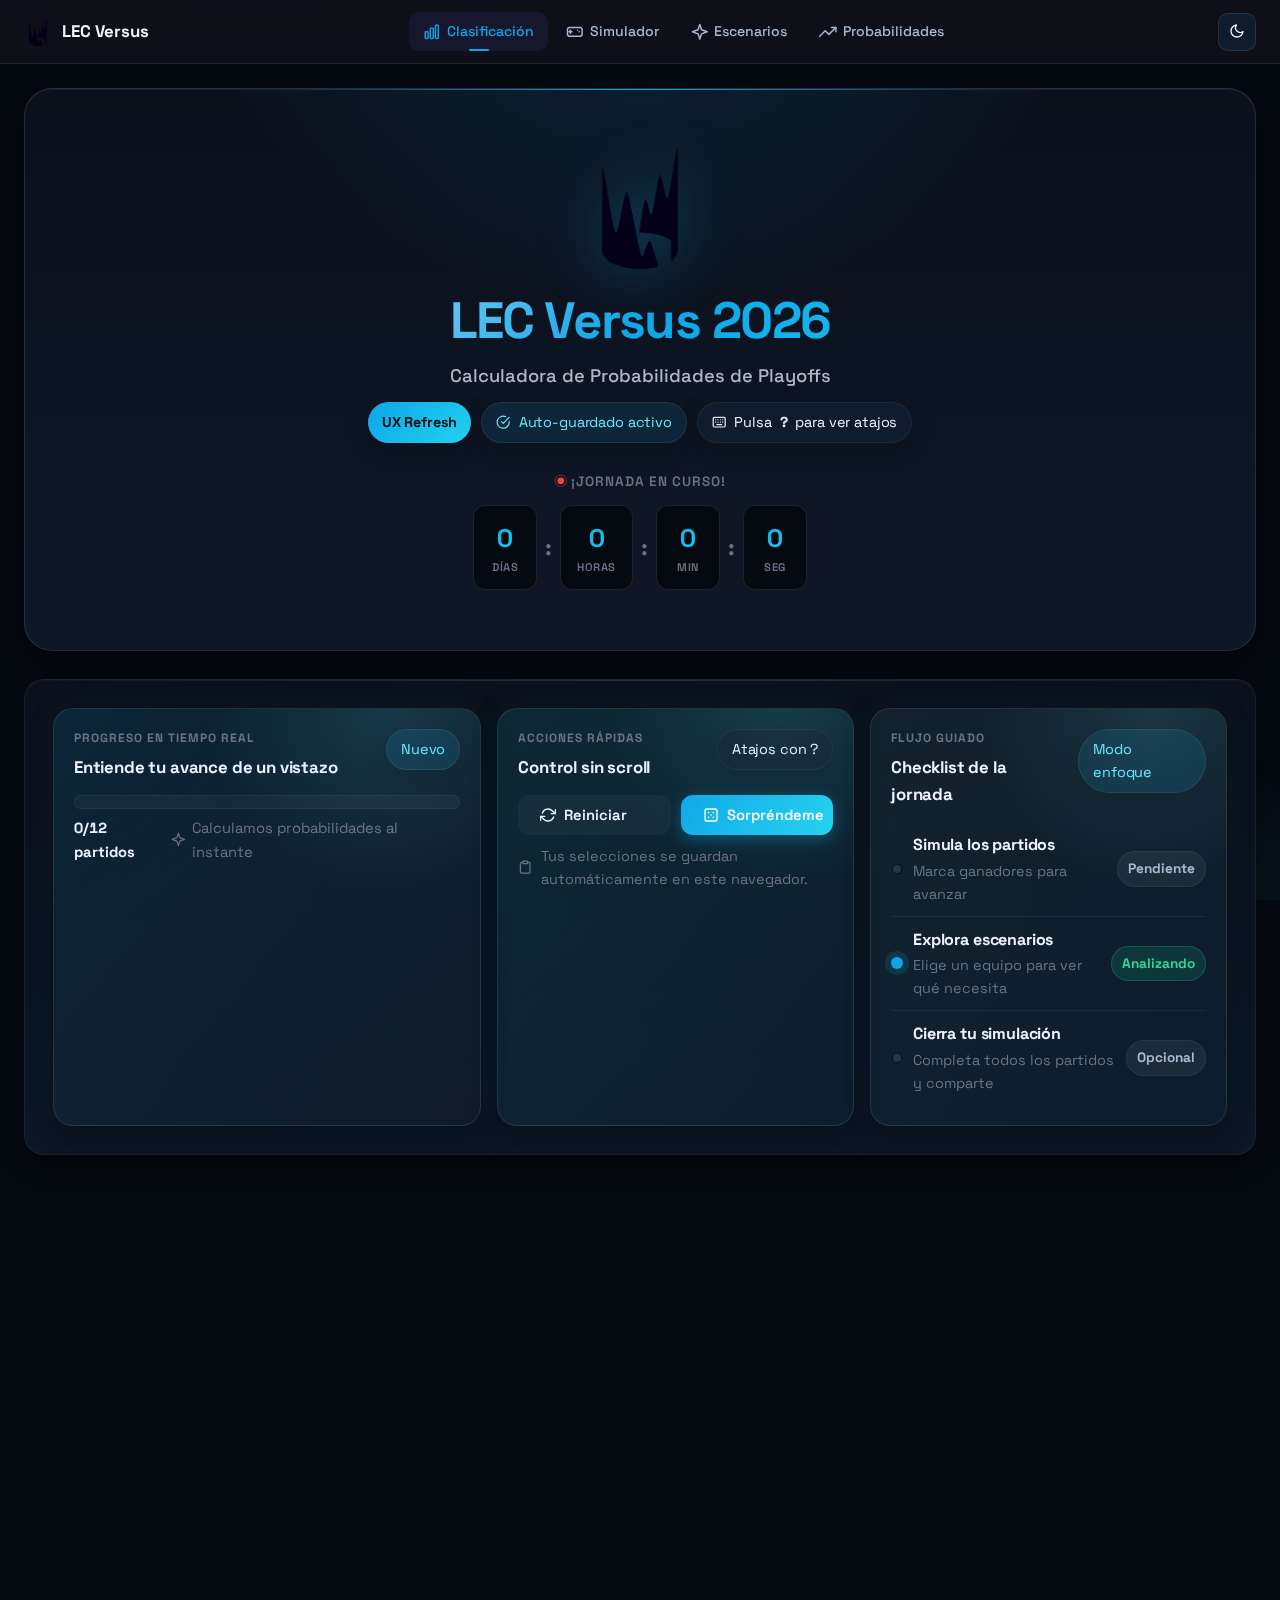
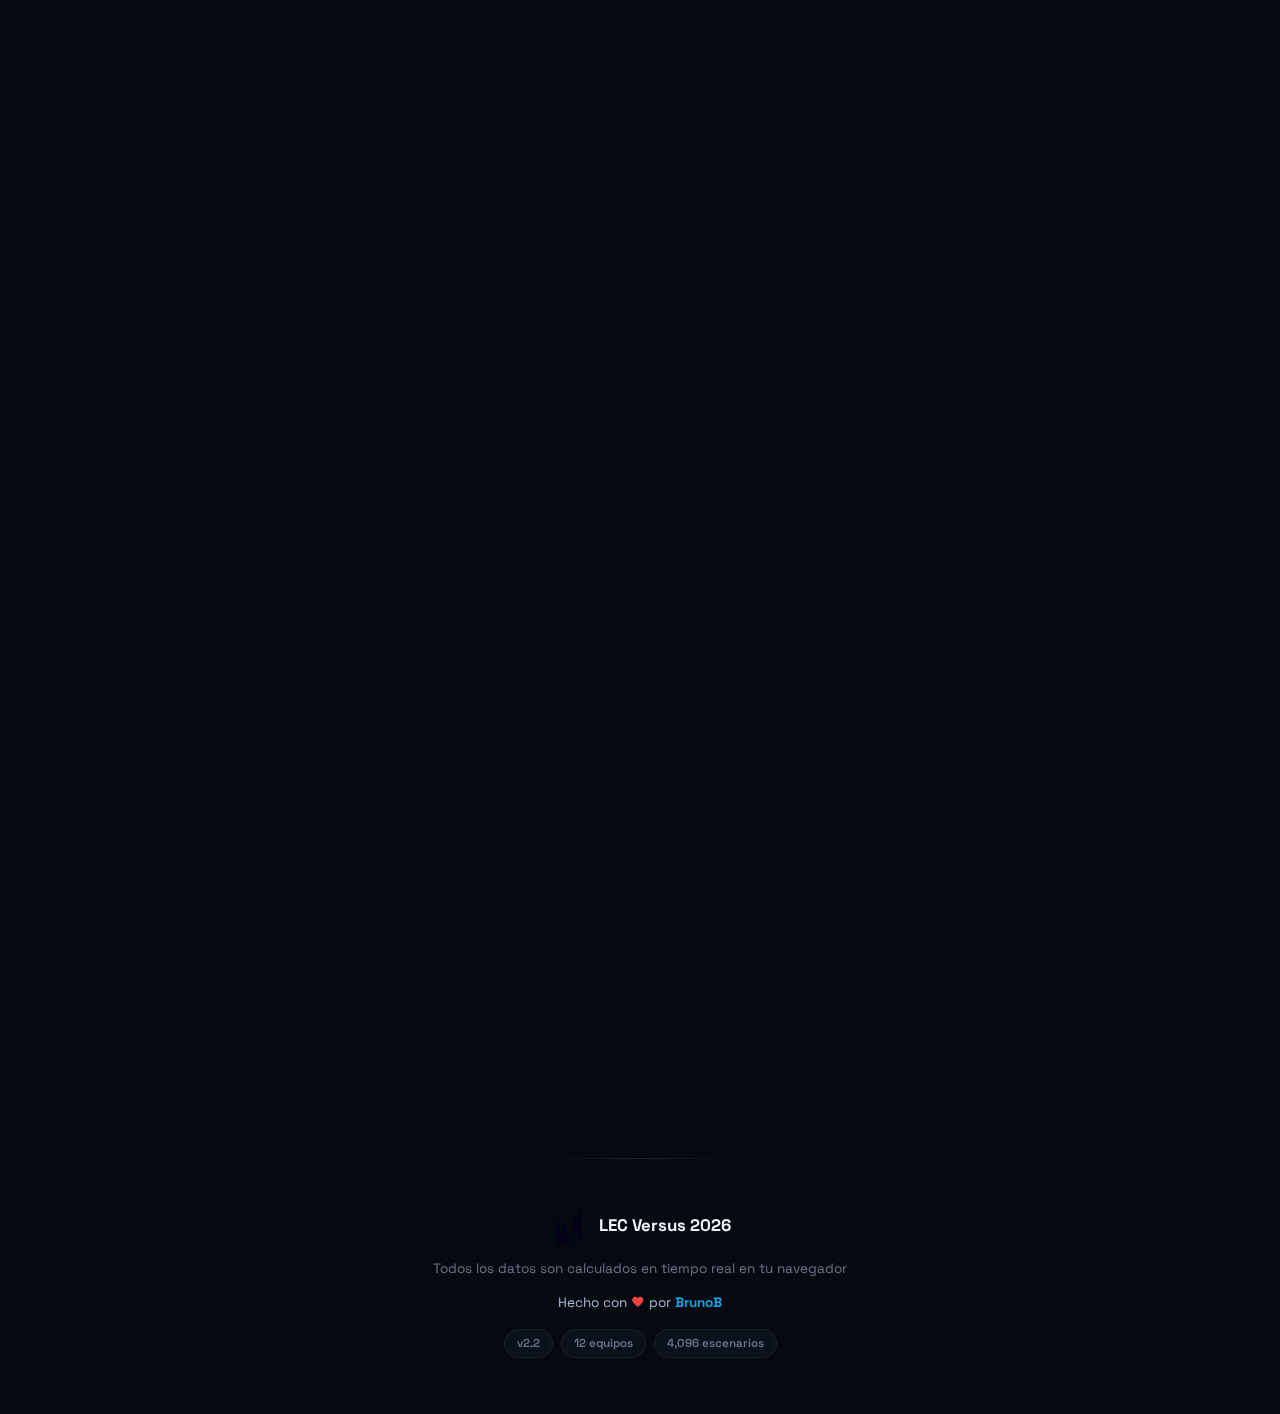
<file: lecVersus2/index.html>
<!DOCTYPE html>
<html lang="es">
<head>
    <meta charset="UTF-8">
    <meta name="viewport" content="width=device-width, initial-scale=1.0">
    
    <!-- SEO -->
    <title>LEC Versus 2026 UX+ - Calculadora de Playoffs</title>
    <meta name="description" content="Calculadora interactiva de probabilidades y simulador de partidos para la LEC 2026. Predice quién llegará a los Playoffs.">
    <meta name="theme-color" content="#0ea5e9">
    <meta name="robots" content="index, follow">
    <meta http-equiv="Cache-Control" content="no-cache, no-store, must-revalidate">
    <meta http-equiv="Pragma" content="no-cache">
    <meta http-equiv="Expires" content="0">

    <!-- Open Graph -->
    <meta property="og:type" content="website">
    <meta property="og:title" content="LEC Versus 2026 UX+ - Calculadora de Playoffs">
    <meta property="og:description" content="Calculadora interactiva de probabilidades y simulador de partidos para la LEC 2026. Predice quién llegará a los Playoffs.">
    <meta property="og:image" content="img/logos/lec.webp">
    <meta property="og:site_name" content="LEC Versus 2026">

    <!-- Twitter Card -->
    <meta name="twitter:card" content="summary_large_image">
    <meta name="twitter:title" content="LEC Versus 2026 UX+ - Calculadora de Playoffs">
    <meta name="twitter:description" content="Calculadora interactiva de probabilidades y simulador de partidos para la LEC 2026. Predice quién llegará a los Playoffs.">
    <meta name="twitter:image" content="img/logos/lec.webp">
    
    <!-- Preload -->
    <link rel="preconnect" href="https://fonts.googleapis.com">
    <link rel="preconnect" href="https://fonts.gstatic.com" crossorigin>
    <link href="https://fonts.googleapis.com/css2?family=Space+Grotesk:wght@400;500;600;700&display=swap" rel="stylesheet">
    <link rel="stylesheet" href="styles.css?v=2.2">
    <link rel="icon" type="image/webp" href="img/logos/lec.webp">
</head>
<body data-theme="dark">
    <!-- Loading Screen -->
    <div id="loading-screen" class="loading-screen" aria-hidden="true">
        <div class="loading-content">
            <img src="img/logos/lec.webp" alt="" class="loading-logo">
            <div class="loading-spinner"></div>
            <p>Calculando escenarios...</p>
        </div>
    </div>

    <!-- Toast Container -->
    <div id="toast-container" class="toast-container" aria-live="polite"></div>

    <!-- Confetti Canvas -->
    <canvas id="confetti-canvas" class="confetti-canvas" aria-hidden="true"></canvas>

    <!-- Sticky Navigation -->
    <nav id="main-nav" class="main-nav" role="navigation" aria-label="Navegación principal">
        <div class="nav-inner">
            <a href="#" class="nav-brand" aria-label="Inicio">
                <img src="img/logos/lec.webp" alt="" class="nav-logo" width="28" height="28">
                <span>LEC Versus</span>
            </a>
            <div class="nav-links" id="nav-links">
                <a href="#standings" class="nav-link active" data-section="standings">
                    <span class="nav-icon" data-icon="chartBar"></span>
                    <span class="nav-text">Clasificación</span>
                </a>
                <a href="#simulator" class="nav-link" data-section="simulator">
                    <span class="nav-icon" data-icon="gamepad"></span>
                    <span class="nav-text">Simulador</span>
                </a>
                <a href="#scenarios" class="nav-link" data-section="scenarios">
                    <span class="nav-icon" data-icon="sparkles"></span>
                    <span class="nav-text">Escenarios</span>
                </a>
                <a href="#probability" class="nav-link" data-section="probability">
                    <span class="nav-icon" data-icon="trendingUp"></span>
                    <span class="nav-text">Probabilidades</span>
                </a>
            </div>
            <div class="nav-actions">
                <button id="theme-toggle" class="nav-btn theme-btn" aria-label="Cambiar tema" title="Cambiar tema">
                    <span class="theme-icon-dark" data-icon="moon"></span>
                    <span class="theme-icon-light" data-icon="sun"></span>
                </button>
            </div>
        </div>
    </nav>

    <!-- Mobile Nav -->
    <button id="mobile-nav-toggle" class="mobile-nav-toggle" aria-label="Menú" aria-expanded="false">
        <span></span><span></span><span></span>
    </button>

    <div class="container">
        <header class="reveal">
            <div class="header-glow" aria-hidden="true"></div>
            <img src="img/logos/lec.webp" alt="LEC Logo" class="header-logo" width="120" height="120">
            <h1>LEC Versus 2026</h1>
            <p class="subtitle">Calculadora de Probabilidades de Playoffs</p>
            <div class="hero-meta">
                <span class="pill pill-primary">UX Refresh</span>
                <span class="pill pill-soft"><span data-icon="checkCircle"></span> Auto-guardado activo</span>
                <span class="pill pill-ghost"><span data-icon="keyboard"></span> Pulsa <strong>?</strong> para ver atajos</span>
            </div>
            
            <!-- Countdown -->
            <div class="countdown-wrapper" id="countdown-wrapper">
                <p class="countdown-label"><span data-icon="timer"></span> Próxima jornada en</p>
                <div class="countdown" id="countdown" aria-label="Cuenta atrás">
                    <div class="countdown-item">
                        <span class="countdown-value" id="countdown-days">0</span>
                        <span class="countdown-unit">días</span>
                    </div>
                    <div class="countdown-sep">:</div>
                    <div class="countdown-item">
                        <span class="countdown-value" id="countdown-hours">0</span>
                        <span class="countdown-unit">horas</span>
                    </div>
                    <div class="countdown-sep">:</div>
                    <div class="countdown-item">
                        <span class="countdown-value" id="countdown-minutes">0</span>
                        <span class="countdown-unit">min</span>
                    </div>
                    <div class="countdown-sep">:</div>
                    <div class="countdown-item">
                        <span class="countdown-value" id="countdown-seconds">0</span>
                        <span class="countdown-unit">seg</span>
                    </div>
                </div>
            </div>
        </header>

        <section class="experience-grid reveal" aria-label="Panel de experiencia">
            <div class="xp-card xp-primary">
                <div class="xp-card-head">
                    <div>
                        <p class="eyebrow">Progreso en tiempo real</p>
                        <h3>Entiende tu avance de un vistazo</h3>
                    </div>
                    <span class="pill pill-soft">Nuevo</span>
                </div>
                <div class="xp-meter">
                    <div class="xp-meter-track">
                        <div class="xp-meter-fill" id="xp-progress-fill" style="width: 0%"></div>
                    </div>
                    <div class="xp-meter-meta">
                        <span class="xp-meter-count" id="xp-progress-count">0/12 partidos</span>
                        <span class="xp-meter-note"><span data-icon="sparkles"></span> Calculamos probabilidades al instante</span>
                    </div>
                </div>
            </div>
            <div class="xp-card xp-actions">
                <div class="xp-card-head">
                    <div>
                        <p class="eyebrow">Acciones rápidas</p>
                        <h3>Control sin scroll</h3>
                    </div>
                    <span class="pill pill-ghost">Atajos con ?</span>
                </div>
                <div class="xp-actions-grid">
                    <button id="quick-reset-btn" class="btn btn-ghost" aria-label="Reiniciar la simulación rápidamente">
                        <span class="btn-icon" data-icon="refresh"></span>
                        Reiniciar
                    </button>
                    <button id="quick-random-btn" class="btn btn-primary" aria-label="Generar resultados aleatorios rápidamente">
                        <span class="btn-icon" data-icon="dice"></span>
                        Sorpréndeme
                    </button>
                </div>
                <p class="xp-hint"><span data-icon="clipboard"></span> Tus selecciones se guardan automáticamente en este navegador.</p>
            </div>
            <div class="xp-card xp-steps">
                <div class="xp-card-head">
                    <div>
                        <p class="eyebrow">Flujo guiado</p>
                        <h3>Checklist de la jornada</h3>
                    </div>
                    <span class="pill pill-soft">Modo enfoque</span>
                </div>
                <div class="xp-step" id="xp-step-sim">
                    <div class="xp-step-dot"></div>
                    <div class="xp-step-body">
                        <p class="xp-step-title">Simula los partidos</p>
                        <span class="xp-step-desc">Marca ganadores para avanzar</span>
                    </div>
                    <span class="xp-step-status">Pendiente</span>
                </div>
                <div class="xp-step" id="xp-step-scenarios">
                    <div class="xp-step-dot"></div>
                    <div class="xp-step-body">
                        <p class="xp-step-title">Explora escenarios</p>
                        <span class="xp-step-desc">Elige un equipo para ver qué necesita</span>
                    </div>
                    <span class="xp-step-status">Elige un equipo</span>
                </div>
                <div class="xp-step" id="xp-step-complete">
                    <div class="xp-step-dot"></div>
                    <div class="xp-step-body">
                        <p class="xp-step-title">Cierra tu simulación</p>
                        <span class="xp-step-desc">Completa todos los partidos y comparte</span>
                    </div>
                    <span class="xp-step-status">Opcional</span>
                </div>
            </div>
        </section>

        <main>
            <!-- Simulation Progress -->
            <div class="sim-progress reveal" id="sim-progress">
                <div class="sim-progress-header">
                    <span class="sim-progress-label"><span data-icon="target"></span> Progreso de Simulación</span>
                    <span class="sim-progress-count" id="sim-progress-count">0 / 12 partidos</span>
                </div>
                <div class="sim-progress-bar">
                    <div class="sim-progress-fill" id="sim-progress-fill" style="width: 0%"></div>
                </div>
            </div>

            <!-- Tabla de Clasificación -->
            <section class="standings-section reveal" id="standings" aria-labelledby="standings-title">
                <h2 id="standings-title"><span data-icon="chartBar"></span> Clasificación Actual</h2>
                <div class="standings-info">
                    <span class="info-badge qualified">
                        <span class="badge-dot"></span>
                        Top 8 → Playoffs
                    </span>
                    <span class="info-badge eliminated">
                        <span class="badge-dot"></span>
                        9-12 → Eliminados
                    </span>
                </div>
                <div class="table-wrapper">
                    <table class="standings-table" role="table" aria-label="Tabla de clasificación">
                        <thead>
                            <tr>
                                <th scope="col">#</th>
                                <th scope="col">Equipo</th>
                                <th scope="col">V</th>
                                <th scope="col">D</th>
                                <th scope="col">%</th>
                                <th scope="col">Prob. Playoffs</th>
                            </tr>
                        </thead>
                        <tbody id="standings-body">
                        </tbody>
                    </table>
                </div>
            </section>

            <!-- Simulador de Partidos -->
            <section class="simulator-section reveal" id="simulator" aria-labelledby="simulator-title">
                <h2 id="simulator-title"><span data-icon="gamepad"></span> Simulador de Partidos</h2>
                <p class="section-desc">Selecciona el ganador de cada partido para ver cómo afecta a la clasificación</p>
                
                <div class="simulator-controls">
                    <button id="reset-btn" class="btn btn-secondary" aria-label="Reiniciar simulación">
                        <span class="btn-icon" data-icon="refresh"></span> Reiniciar
                    </button>
                    <button id="random-btn" class="btn btn-secondary" aria-label="Resultados aleatorios">
                        <span class="btn-icon" data-icon="dice"></span> Aleatorios
                    </button>
                    <div class="share-bar" id="share-bar">
                        <button class="share-btn share-btn--x" id="share-x" aria-label="Compartir en X" title="Compartir en X">
                            <span data-icon="twitter"></span>
                        </button>
                        <button class="share-btn share-btn--wa" id="share-wa" aria-label="Compartir en WhatsApp" title="Compartir en WhatsApp">
                            <span data-icon="whatsapp"></span>
                        </button>
                        <button class="share-btn share-btn--copy" id="share-copy" aria-label="Copiar al portapapeles" title="Copiar al portapapeles">
                            <span data-icon="copy"></span>
                        </button>
                    </div>
                </div>

                <div class="matches-container">
                    <div class="match-day">
                        <h3>
                            <span class="day-icon" data-icon="calendar"></span>
                            Sábado 7 de Febrero
                            <span class="match-count" id="saturday-count">0/6</span>
                        </h3>
                        <div id="saturday-matches" class="matches-grid">
                        </div>
                    </div>
                    <div class="match-day">
                        <h3>
                            <span class="day-icon" data-icon="calendar"></span>
                            Domingo 8 de Febrero
                            <span class="match-count" id="sunday-count">0/6</span>
                        </h3>
                        <div id="sunday-matches" class="matches-grid">
                        </div>
                    </div>
                </div>
            </section>

            <!-- Escenarios -->
            <section class="scenarios-section reveal" id="scenarios" aria-labelledby="scenarios-title">
                <h2 id="scenarios-title"><span data-icon="sparkles"></span> Escenarios de Clasificación</h2>
                <p class="section-desc">Selecciona un equipo para ver qué necesita para clasificar a playoffs</p>
                
                <div class="team-selector">
                    <label for="team-select">Equipo:</label>
                    <div class="select-wrapper">
                        <select id="team-select" aria-label="Seleccionar equipo">
                        </select>
                    </div>
                </div>

                <div id="scenarios-content" class="scenarios-content" role="region" aria-live="polite">
                </div>
            </section>

            <!-- Probabilidades -->
            <section class="probability-section reveal" id="probability" aria-labelledby="probability-title">
                <h2 id="probability-title"><span data-icon="trendingUp"></span> Análisis de Probabilidades</h2>
                <p class="section-desc">Basado en todas las combinaciones posibles de resultados restantes</p>
                
                <div class="probability-stats">
                    <div class="stat-card">
                        <span class="stat-icon" data-icon="gamepad"></span>
                        <span class="stat-label">Partidos Restantes</span>
                        <span class="stat-value" id="remaining-matches">12</span>
                    </div>
                    <div class="stat-card">
                        <span class="stat-icon" data-icon="globe"></span>
                        <span class="stat-label">Escenarios Totales</span>
                        <span class="stat-value">4,096</span>
                    </div>
                    <div class="stat-card">
                        <span class="stat-icon" data-icon="checkCircle"></span>
                        <span class="stat-label">Seleccionados</span>
                        <span class="stat-value" id="selected-matches">0</span>
                    </div>
                    <div class="stat-card">
                        <span class="stat-icon" data-icon="chartBar"></span>
                        <span class="stat-label">Escenarios Posibles</span>
                        <span class="stat-value" id="possible-scenarios">4,096</span>
                    </div>
                </div>

                <div id="probability-bars" class="probability-bars" role="list" aria-label="Probabilidades por equipo">
                </div>
            </section>
        </main>

        <footer>
            <div class="footer-content">
                <div class="footer-brand">
                    <img src="img/logos/lec.webp" alt="" class="footer-logo" width="40" height="40">
                    <span>LEC Versus 2026</span>
                </div>
                <p class="footer-text">Todos los datos son calculados en tiempo real en tu navegador</p>
                <p class="footer-credits">Hecho con <span class="heart-icon" data-icon="heart"></span> por <strong>BrunoB</strong></p>
                <div class="footer-badges">
                    <span class="footer-badge">v2.2</span>
                    <span class="footer-badge">12 equipos</span>
                    <span class="footer-badge">4,096 escenarios</span>
                </div>
            </div>
        </footer>
    </div>

    <!-- Scroll to Top -->
    <button id="scroll-top" class="scroll-top-btn" aria-label="Volver arriba" title="Volver arriba">
        <svg width="20" height="20" viewBox="0 0 20 20" fill="none"><path d="M10 3L3 10h4v7h6v-7h4L10 3z" fill="currentColor"/></svg>
    </button>

    <!-- Keyboard Shortcuts Modal -->
    <div id="shortcuts-modal" class="modal" role="dialog" aria-modal="true" aria-labelledby="shortcuts-title" hidden>
        <div class="modal-overlay"></div>
        <div class="modal-content">
            <h3 id="shortcuts-title"><span data-icon="keyboard"></span> Atajos de Teclado</h3>
            <div class="shortcuts-list">
                <div class="shortcut-item"><kbd>1</kbd>-<kbd>4</kbd><span>Navegar a sección</span></div>
                <div class="shortcut-item"><kbd>R</kbd><span>Reiniciar simulación</span></div>
                <div class="shortcut-item"><kbd>D</kbd><span>Resultados aleatorios</span></div>
                <div class="shortcut-item"><kbd>T</kbd><span>Cambiar tema</span></div>
                <div class="shortcut-item"><kbd>?</kbd><span>Mostrar atajos</span></div>
            </div>
            <button class="btn btn-secondary modal-close" id="close-shortcuts">Cerrar</button>
        </div>
    </div>

    <script src="js/icons.js?v=2.2"></script>
    <script src="js/data.js?v=2.2"></script>
    <script src="js/standings.js?v=2.2"></script>
    <script src="js/probability.js?v=2.2"></script>
    <script src="js/scenarios.js?v=2.2"></script>
    <script src="js/simulator.js?v=2.2"></script>
    <script src="js/app.js?v=2.2"></script>
</body>
</html>
</file>
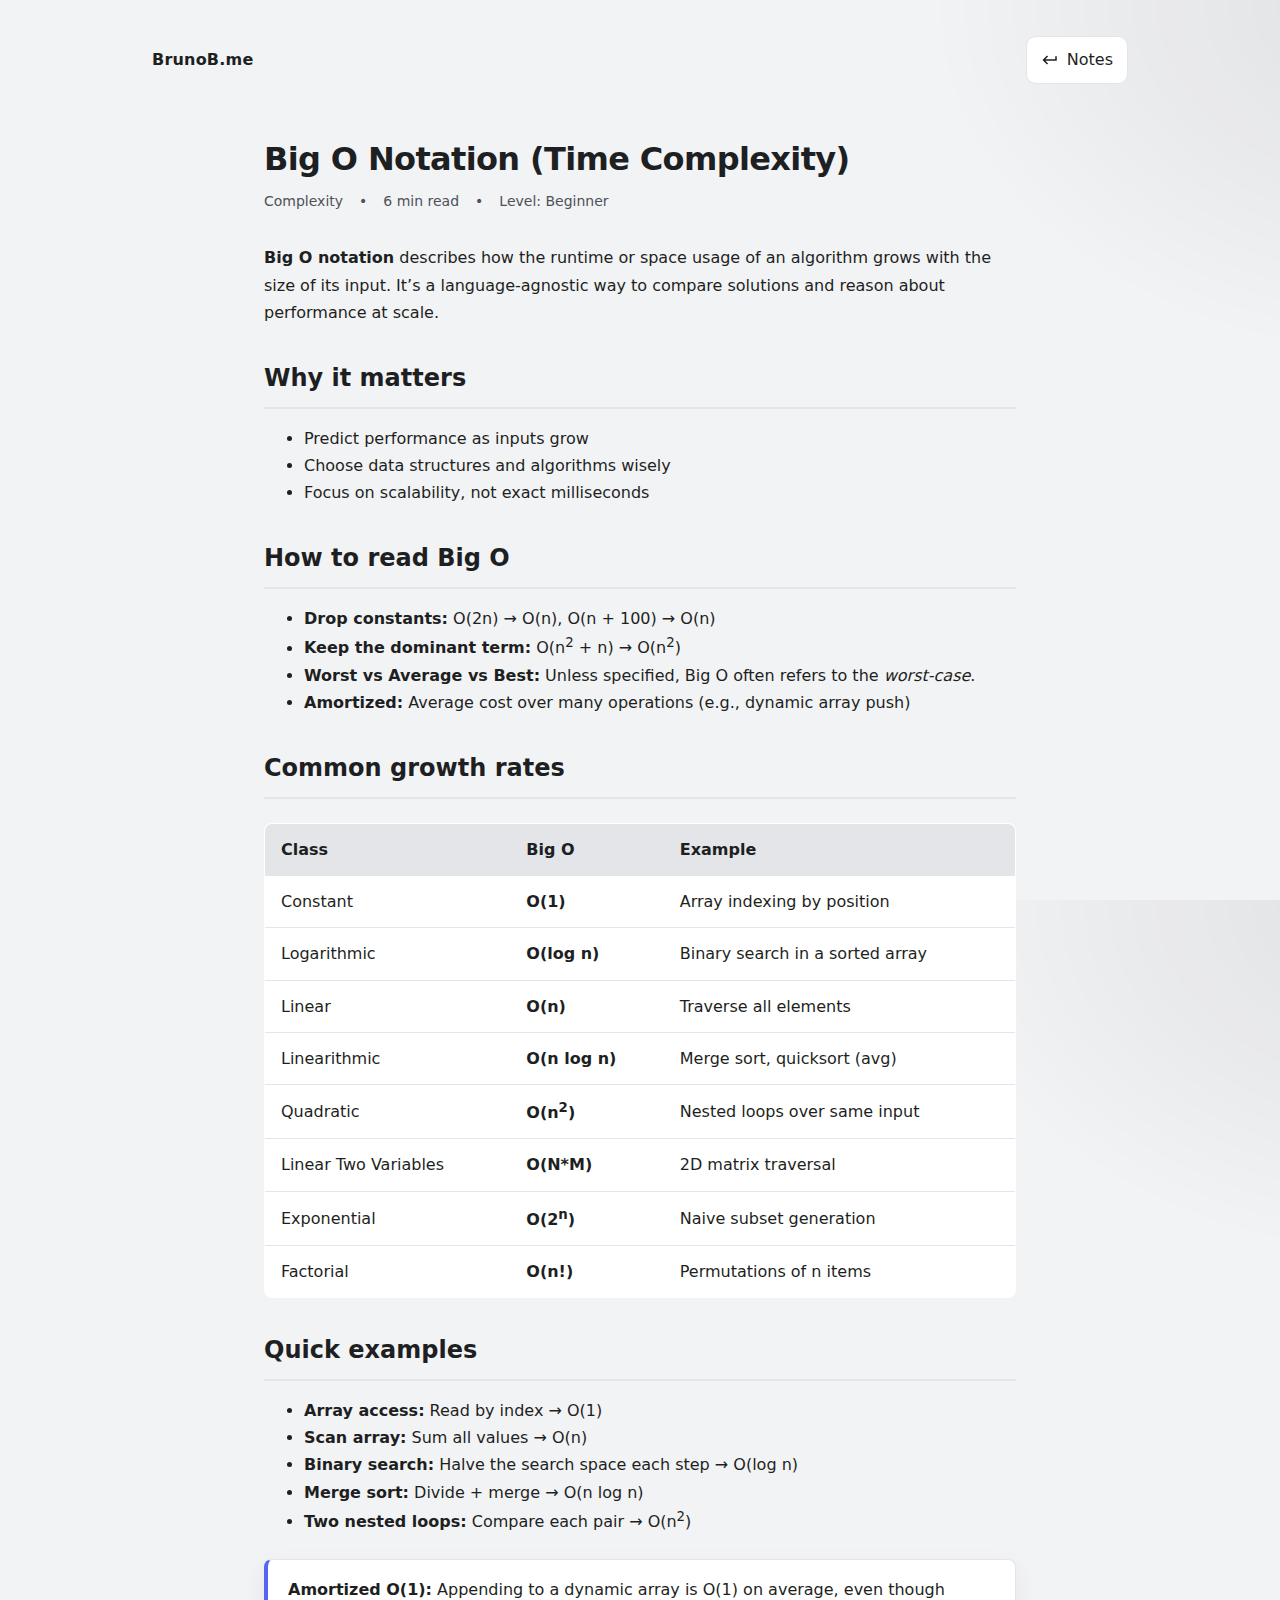
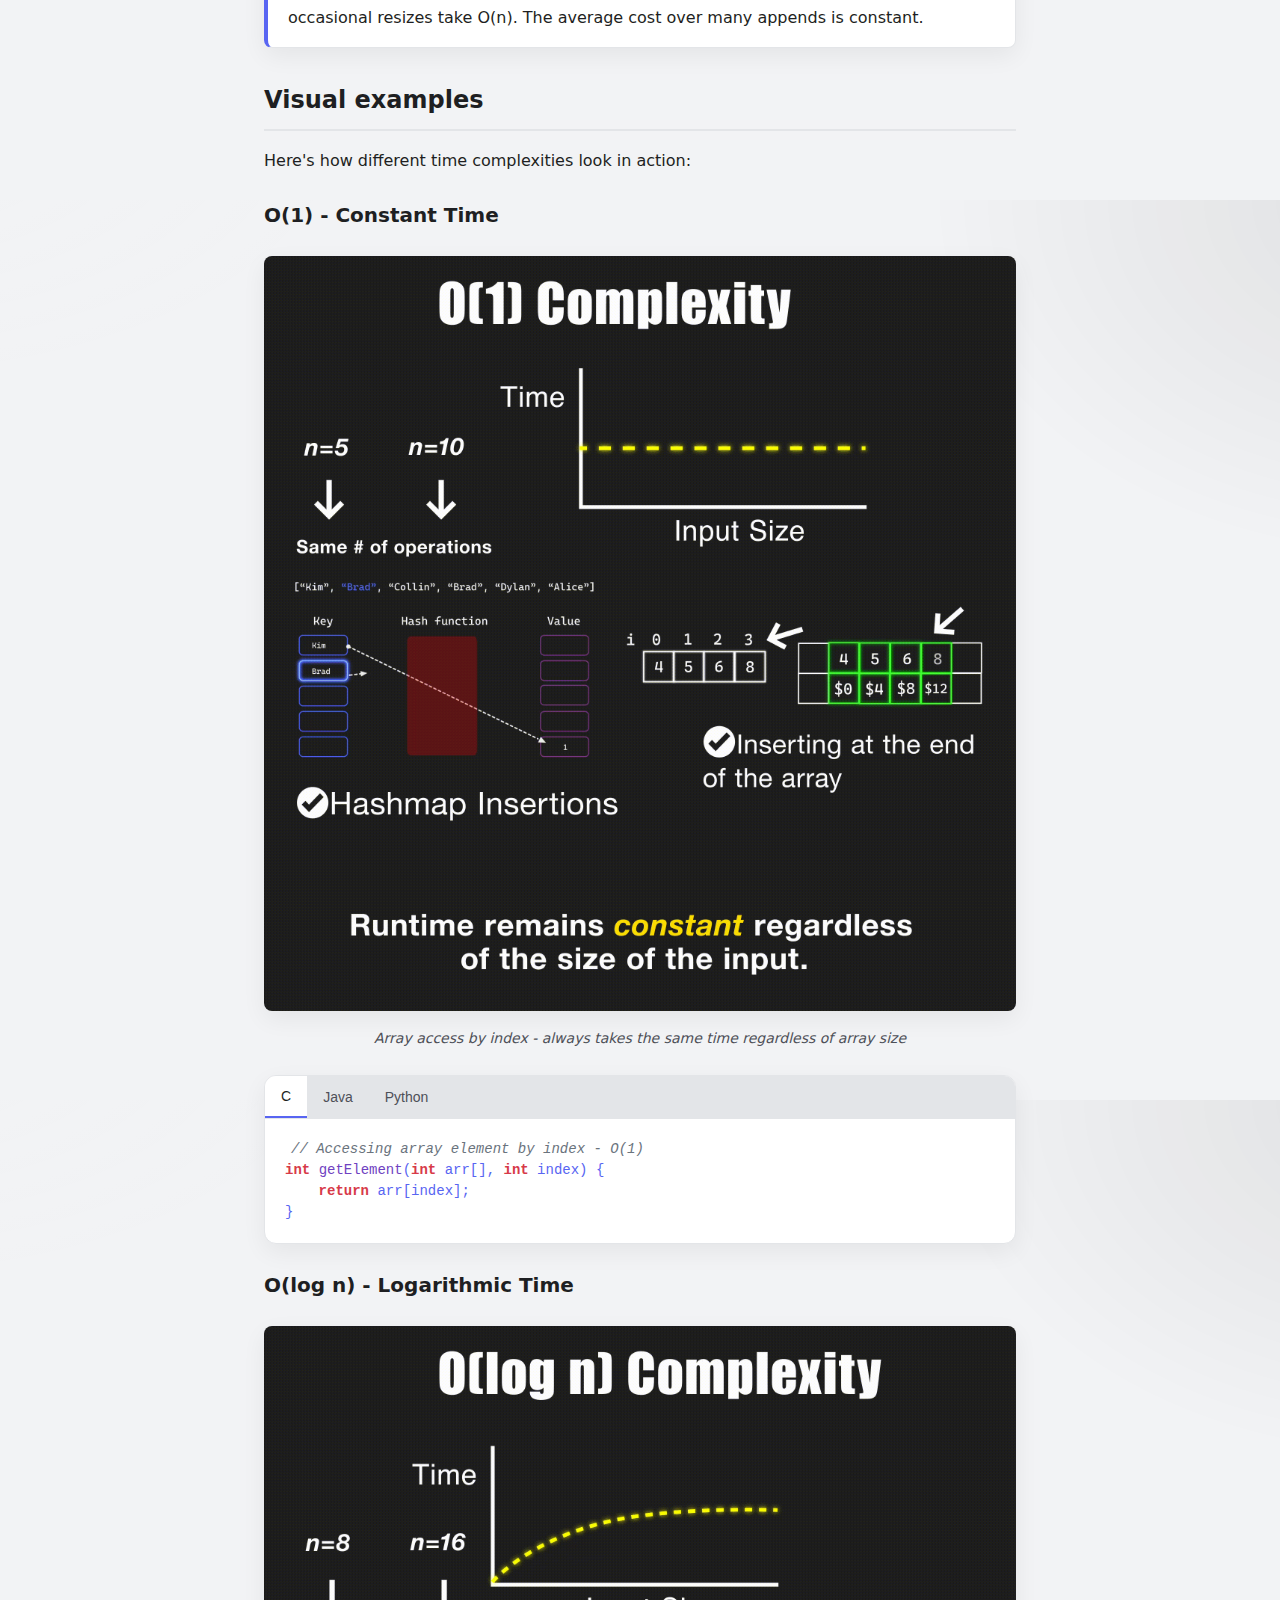
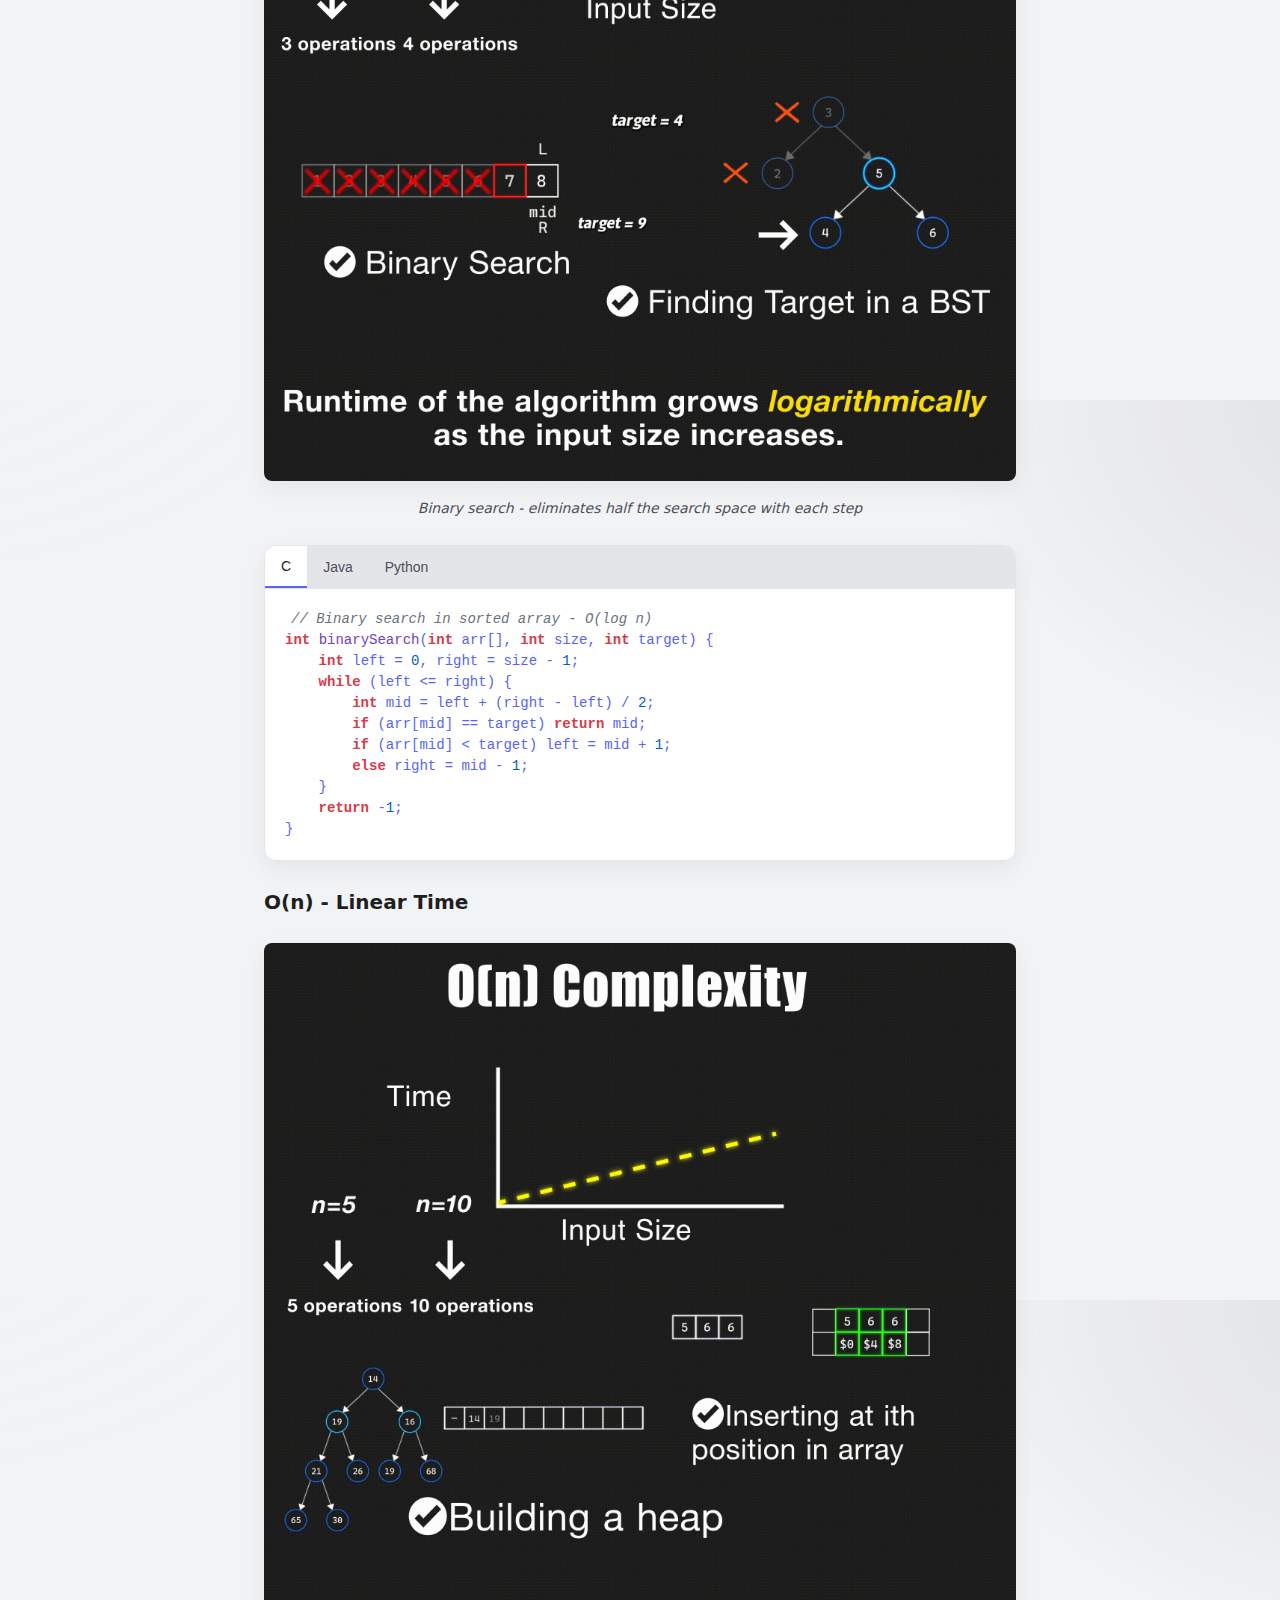
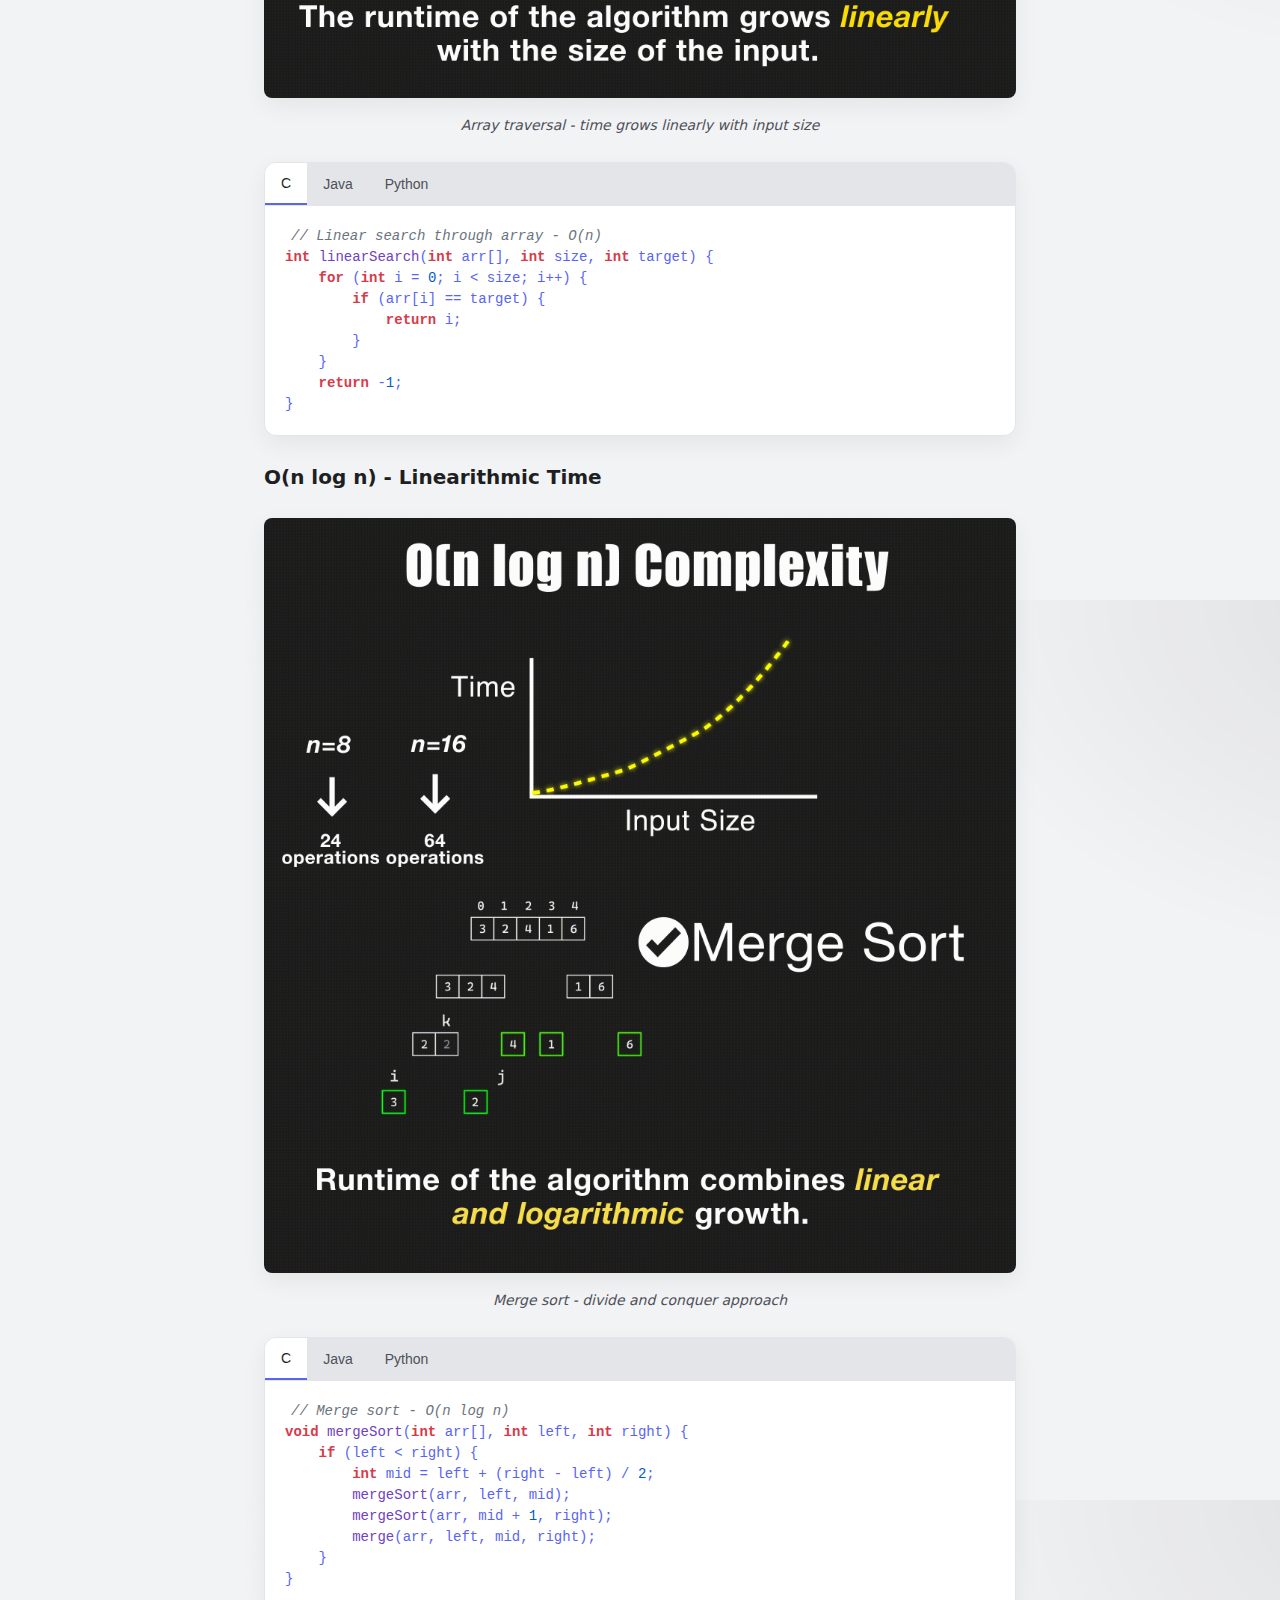
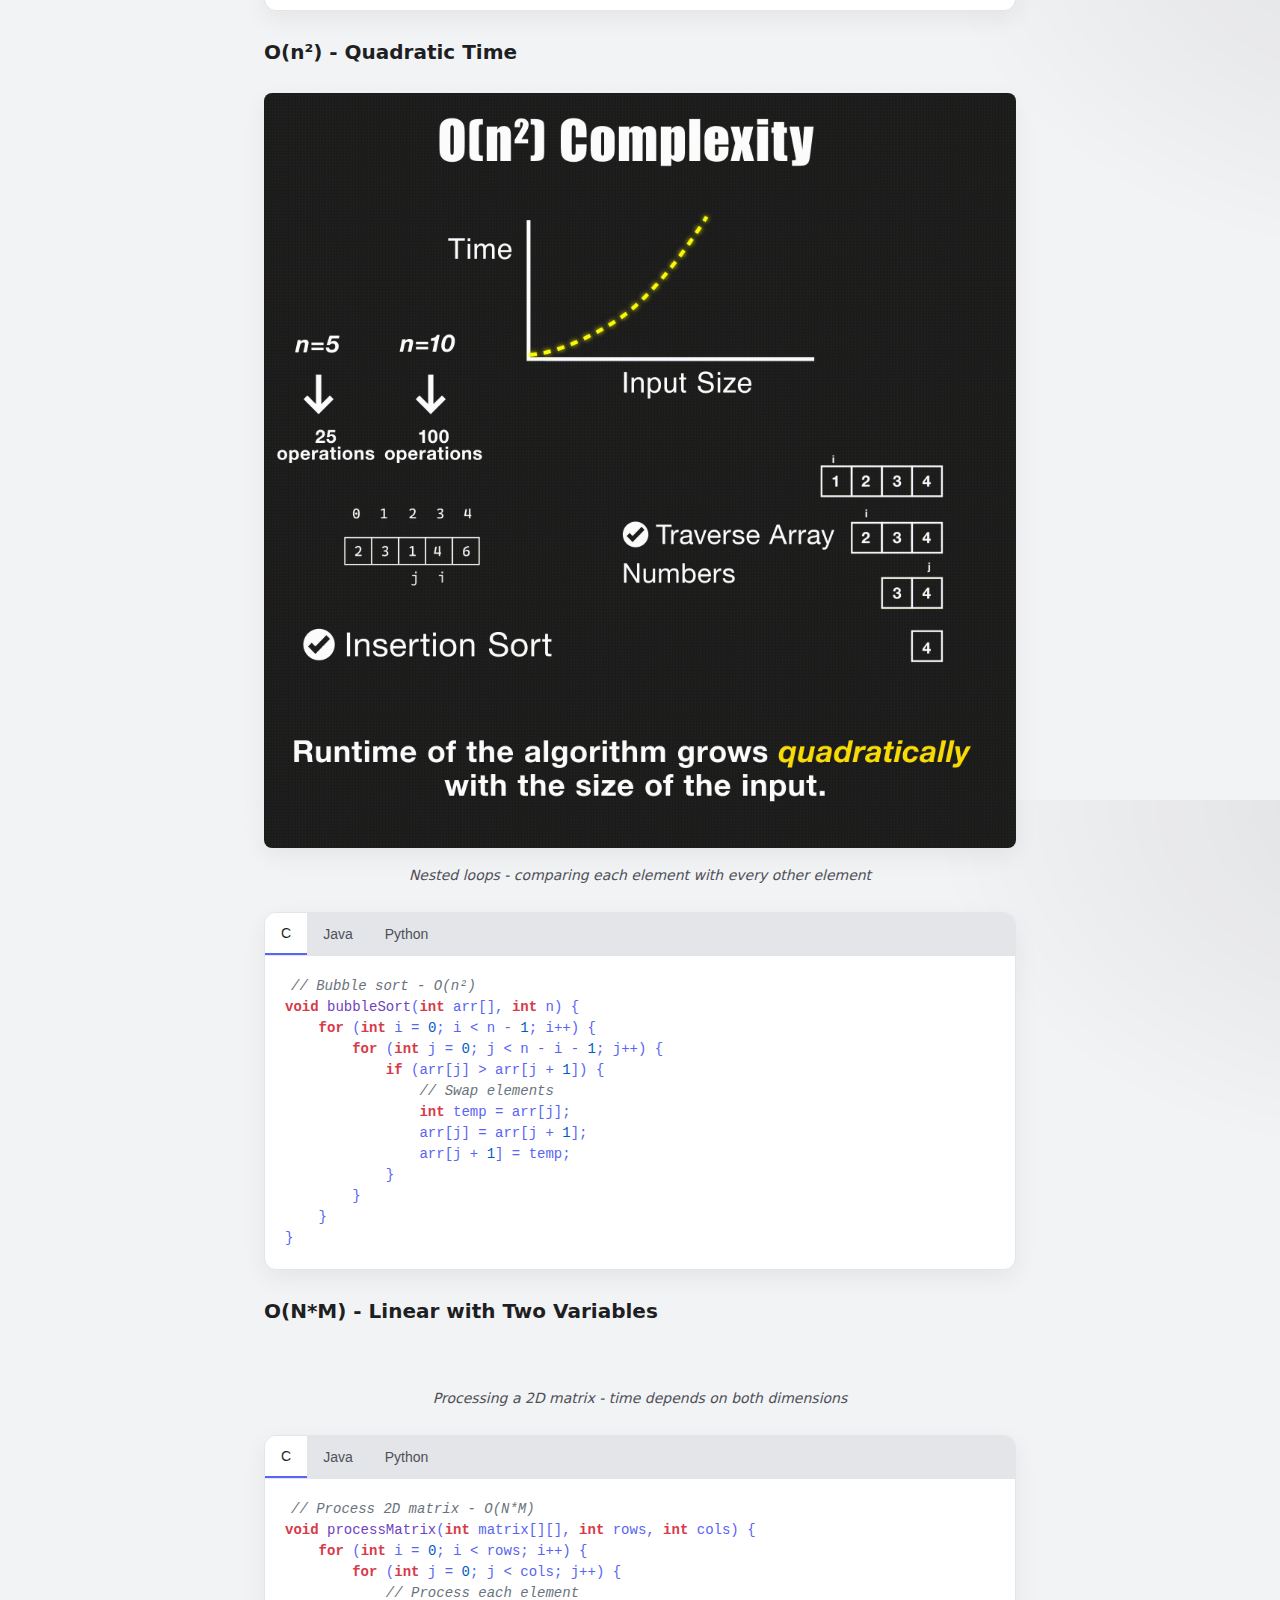
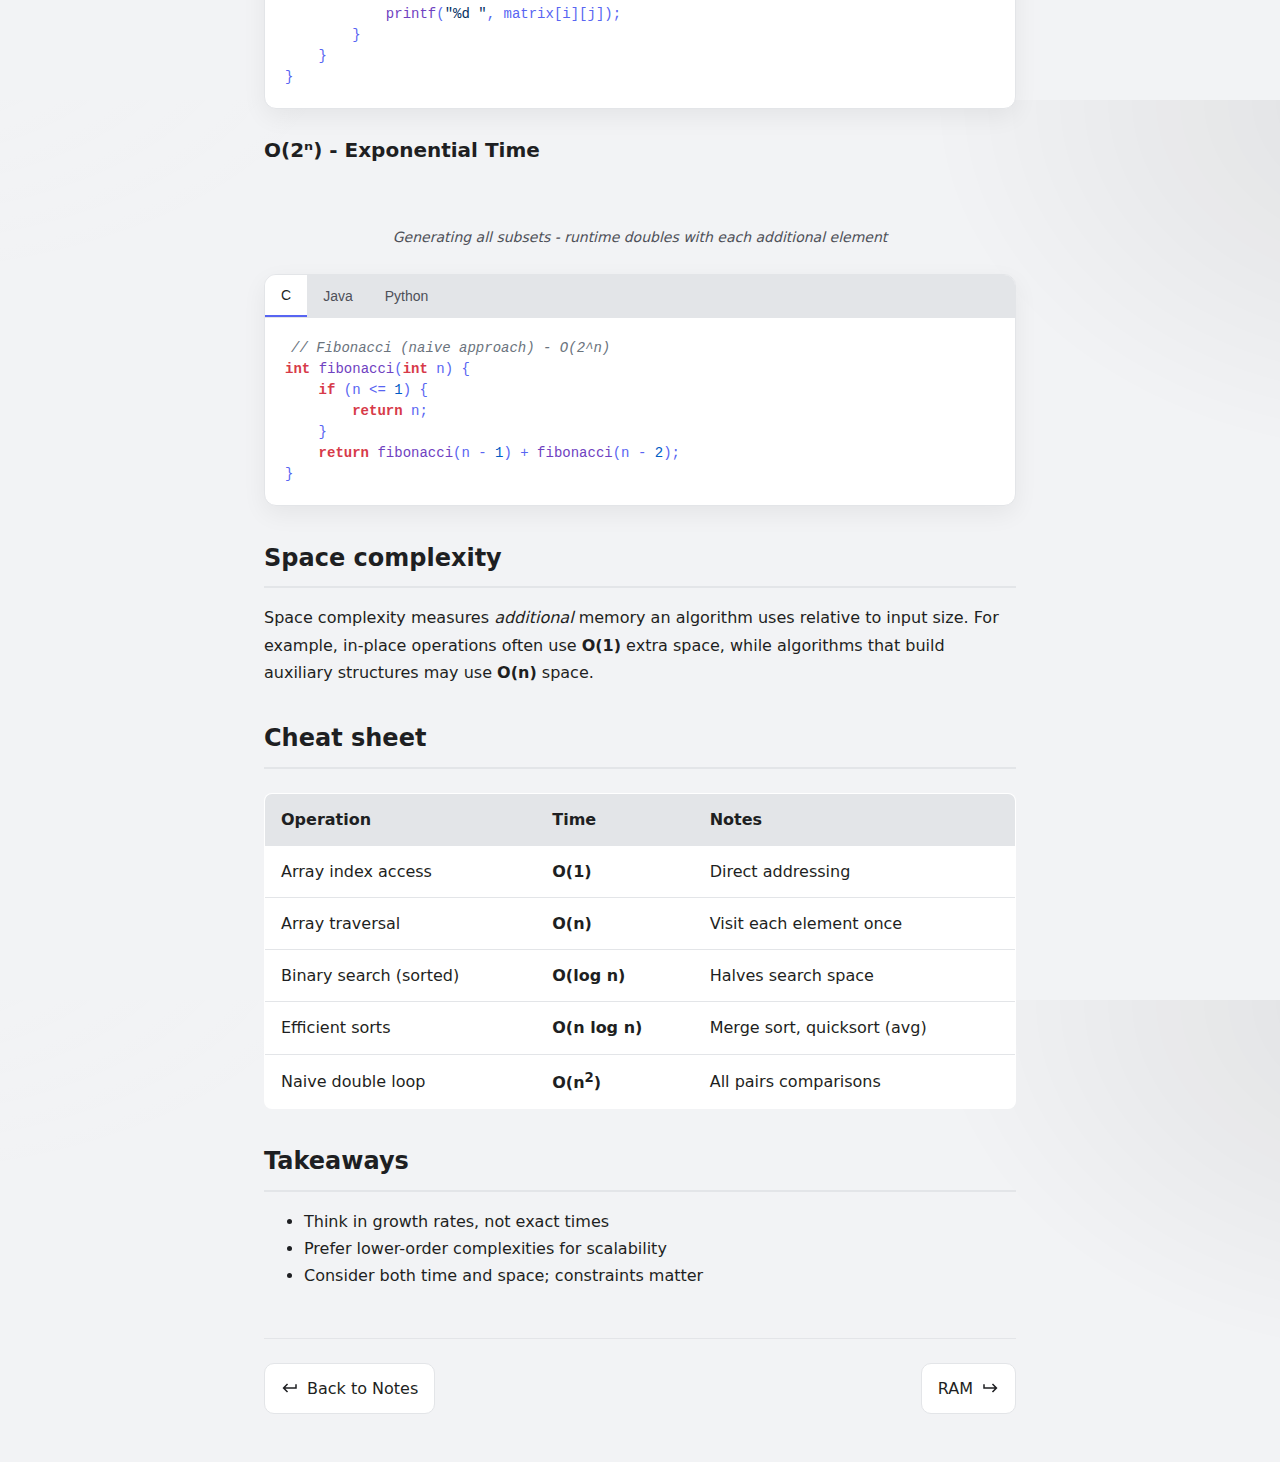
<file: apuntes/articles/big-o/index.html>
<!doctype html>
<html lang="en">
  <head>
    <meta charset="utf-8" />
    <meta name="viewport" content="width=device-width, initial-scale=1" />
    <title>Big O Notation — BrunoB Notes</title>
    <meta name="description" content="A practical guide to Big O notation (time complexity): what it is, how to read it, common growth rates, examples, and a quick cheat sheet." />
    <meta name="author" content="Bruno B." />
    <meta name="theme-color" content="#313338" media="(prefers-color-scheme: dark)">
    <meta name="theme-color" content="#f2f3f5" media="(prefers-color-scheme: light)">

    <meta property="og:title" content="Big O Notation — BrunoB Notes" />
    <meta property="og:description" content="Understand Big O notation with examples and a concise cheat sheet." />
    <meta property="og:type" content="article" />

  <link rel="stylesheet" href="../../../assets/css/article.css?v=20251011">

    <style>
      :root {
        --bg: #f2f3f5;           
        --fg: #1e1f22;          
        --muted: #4e5058;        
        --card: #ffffff;         
        --accent: #5865F2;       
        --accent-contrast: #ffffff;
        --border: #e3e5e8;       
        --shadow: 0 8px 24px rgba(0, 0, 0, 0.06);
      }
      :root.dark {
        --bg: #313338;          
        --fg: #dbdee1;           
        --muted: #b5bac1;       
        --card: #2b2d31;         
        --accent: #5865F2;      
        --accent-contrast: #ffffff;
        --border: #3f4147;  
        --shadow: 0 10px 28px rgba(0, 0, 0, 0.35);
      }
      @media (prefers-color-scheme: dark) {
        :root {
          --bg: #313338;
          --fg: #dbdee1;
          --muted: #b5bac1;
          --card: #2b2d31;
          --accent: #5865F2;
          --accent-contrast: #ffffff;
          --border: #3f4147;
          --shadow: 0 10px 28px rgba(0, 0, 0, 0.35);
        }
      }

      * { box-sizing: border-box; }
      html, body { height: 100%; }
      body {
        margin: 0;
        font-family: ui-sans-serif, system-ui, -apple-system, Segoe UI, Roboto, Ubuntu, Cantarell, Noto Sans, Arial, "Apple Color Emoji", "Segoe UI Emoji";
        color: var(--fg);
        background:
          radial-gradient(900px 500px at -10% -10%, rgba(255, 255, 255, 0.04), transparent 55%),
          radial-gradient(800px 600px at 110% 0%, rgba(0, 0, 0, 0.08), transparent 60%),
          var(--bg);
        line-height: 1.6;
      }

      .container { max-width: 1024px; margin: 0 auto; padding: 24px; }
      header { display: flex; align-items: center; justify-content: space-between; padding: 12px 0 0; margin-bottom: 32px; }
      .brand { display: inline-flex; align-items: center; gap: 12px; text-decoration: none; color: inherit; }
      .logo { width: 40px; height: 40px; border-radius: 12px; background: linear-gradient(135deg, #5865F2, #7289da); color: var(--accent-contrast); display: grid; place-items: center; font-weight: 800; box-shadow: var(--shadow); }
      .brand span { font-weight: 700; letter-spacing: 0.2px; }
      .actions { display: flex; gap: 10px; align-items: center; }
      .btn, .link { display: inline-flex; align-items: center; gap: 8px; border-radius: 10px; border: 1px solid var(--border); padding: 10px 14px; text-decoration: none; color: inherit; background: var(--card); }
      .btn:hover, .link:hover { filter: brightness(0.98); transform: translateY(-1px); transition: 150ms; }
      .icon { width: 18px; height: 18px; }
    </style>
  </head>
  <body>
    <div class="container">
      <header>
        <a class="brand" href="../../index.html" aria-label="Home">
          <span>BrunoB.me</span>
        </a>
        <div class="actions">
          <a class="link" href="/apuntes/">
            <svg class="icon" viewBox="0 0 24 24" fill="currentColor">
              <path d="M19 7v4H5.83l3.58-3.59L8 6l-6 6 6 6 1.41-1.41L5.83 13H21V7z"/>
            </svg>
            <span class="small">Notes</span>
          </a>
        </div>
      </header>

      <div class="article-container">
        <div class="article-header">
          <h1 class="article-title">Big O Notation (Time Complexity)</h1>
          <div class="article-meta">
            <span>Complexity</span>
            <span>•</span>
            <span>6 min read</span>
            <span>•</span>
            <span>Level: Beginner</span>
          </div>
        </div>

        <div class="article-content">
          <p><strong>Big O notation</strong> describes how the runtime or space usage of an algorithm grows with the size of its input. It’s a language-agnostic way to compare solutions and reason about performance at scale.</p>

          <h2>Why it matters</h2>
          <ul>
            <li>Predict performance as inputs grow</li>
            <li>Choose data structures and algorithms wisely</li>
            <li>Focus on scalability, not exact milliseconds</li>
          </ul>

          <h2>How to read Big O</h2>
          <ul>
            <li><strong>Drop constants:</strong> O(2n) → O(n), O(n + 100) → O(n)</li>
            <li><strong>Keep the dominant term:</strong> O(n<sup>2</sup> + n) → O(n<sup>2</sup>)</li>
            <li><strong>Worst vs Average vs Best:</strong> Unless specified, Big O often refers to the <em>worst-case</em>.</li>
            <li><strong>Amortized:</strong> Average cost over many operations (e.g., dynamic array push)</li>
          </ul>

          <h2>Common growth rates</h2>
          <div class="complexity-table">
            <table>
              <thead>
                <tr>
                  <th>Class</th>
                  <th>Big O</th>
                  <th>Example</th>
                </tr>
              </thead>
              <tbody>
                <tr><td>Constant</td><td><strong>O(1)</strong></td><td>Array indexing by position</td></tr>
                <tr><td>Logarithmic</td><td><strong>O(log n)</strong></td><td>Binary search in a sorted array</td></tr>
                <tr><td>Linear</td><td><strong>O(n)</strong></td><td>Traverse all elements</td></tr>
                <tr><td>Linearithmic</td><td><strong>O(n log n)</strong></td><td>Merge sort, quicksort (avg)</td></tr>
                <tr><td>Quadratic</td><td><strong>O(n<sup>2</sup>)</strong></td><td>Nested loops over same input</td></tr>
                <tr><td>Linear Two Variables</td><td><strong>O(N*M)</strong></td><td>2D matrix traversal</td></tr>
                <tr><td>Exponential</td><td><strong>O(2<sup>n</sup>)</strong></td><td>Naive subset generation</td></tr>
                <tr><td>Factorial</td><td><strong>O(n!)</strong></td><td>Permutations of n items</td></tr>
              </tbody>
            </table>
          </div>

          <h2>Quick examples</h2>
          <ul>
            <li><strong>Array access:</strong> Read by index → O(1)</li>
            <li><strong>Scan array:</strong> Sum all values → O(n)</li>
            <li><strong>Binary search:</strong> Halve the search space each step → O(log n)</li>
            <li><strong>Merge sort:</strong> Divide + merge → O(n log n)</li>
            <li><strong>Two nested loops:</strong> Compare each pair → O(n<sup>2</sup>)</li>
          </ul>

          <div class="note-box">
            <p><strong>Amortized O(1):</strong> Appending to a dynamic array is O(1) on average, even though occasional resizes take O(n). The average cost over many appends is constant.</p>
          </div>

          <h2>Visual examples</h2>
          <p>Here's how different time complexities look in action:</p>

          <h3>O(1) - Constant Time</h3>
          <div class="article-image">
            <img src="../../../assets/images/constant.gif" alt="O(1) Constant time complexity visualization" loading="lazy">
            <figcaption>Array access by index - always takes the same time regardless of array size</figcaption>
          </div>

          <div class="code-section">
            <div class="code-tabs">
              <button class="code-tab active" data-lang="c">C</button>
              <button class="code-tab" data-lang="java">Java</button>
              <button class="code-tab" data-lang="python">Python</button>
            </div>
            <div class="code-content active" data-lang="c">
              <pre><code><span class="code-comment">// Accessing array element by index - O(1)</span>
<span class="code-type">int</span> <span class="code-function">getElement</span>(<span class="code-type">int</span> arr[], <span class="code-type">int</span> index) {
    <span class="code-keyword">return</span> arr[index];
}</code></pre>
            </div>
            <div class="code-content" data-lang="java">
              <pre><code><span class="code-comment">// Accessing array element by index - O(1)</span>
<span class="code-keyword">public</span> <span class="code-type">int</span> <span class="code-function">getElement</span>(<span class="code-type">int</span>[] arr, <span class="code-type">int</span> index) {
    <span class="code-keyword">return</span> arr[index];
}</code></pre>
            </div>
            <div class="code-content" data-lang="python">
              <pre><code><span class="code-comment"># Accessing array element by index - O(1)</span>
<span class="code-keyword">def</span> <span class="code-function">get_element</span>(arr, index):
    <span class="code-keyword">return</span> arr[index]</code></pre>
            </div>
          </div>

          <h3>O(log n) - Logarithmic Time</h3>
          <div class="article-image">
            <img src="../../../assets/images/logn.gif" alt="O(log n) Logarithmic time complexity visualization" loading="lazy">
            <figcaption>Binary search - eliminates half the search space with each step</figcaption>
          </div>

          <div class="code-section">
            <div class="code-tabs">
              <button class="code-tab active" data-lang="c">C</button>
              <button class="code-tab" data-lang="java">Java</button>
              <button class="code-tab" data-lang="python">Python</button>
            </div>
            <div class="code-content active" data-lang="c">
              <pre><code><span class="code-comment">// Binary search in sorted array - O(log n)</span>
<span class="code-type">int</span> <span class="code-function">binarySearch</span>(<span class="code-type">int</span> arr[], <span class="code-type">int</span> size, <span class="code-type">int</span> target) {
    <span class="code-type">int</span> left = <span class="code-number">0</span>, right = size - <span class="code-number">1</span>;
    <span class="code-keyword">while</span> (left <= right) {
        <span class="code-type">int</span> mid = left + (right - left) / <span class="code-number">2</span>;
        <span class="code-keyword">if</span> (arr[mid] == target) <span class="code-keyword">return</span> mid;
        <span class="code-keyword">if</span> (arr[mid] < target) left = mid + <span class="code-number">1</span>;
        <span class="code-keyword">else</span> right = mid - <span class="code-number">1</span>;
    }
    <span class="code-keyword">return</span> -<span class="code-number">1</span>;
}</code></pre>
            </div>
            <div class="code-content" data-lang="java">
              <pre><code><span class="code-comment">// Binary search in sorted array - O(log n)</span>
<span class="code-keyword">public</span> <span class="code-type">int</span> <span class="code-function">binarySearch</span>(<span class="code-type">int</span>[] arr, <span class="code-type">int</span> target) {
    <span class="code-type">int</span> left = <span class="code-number">0</span>, right = arr.length - <span class="code-number">1</span>;
    <span class="code-keyword">while</span> (left <= right) {
        <span class="code-type">int</span> mid = left + (right - left) / <span class="code-number">2</span>;
        <span class="code-keyword">if</span> (arr[mid] == target) <span class="code-keyword">return</span> mid;
        <span class="code-keyword">if</span> (arr[mid] < target) left = mid + <span class="code-number">1</span>;
        <span class="code-keyword">else</span> right = mid - <span class="code-number">1</span>;
    }
    <span class="code-keyword">return</span> -<span class="code-number">1</span>;
}</code></pre>
            </div>
            <div class="code-content" data-lang="python">
              <pre><code><span class="code-comment"># Binary search in sorted array - O(log n)</span>
<span class="code-keyword">def</span> <span class="code-function">binary_search</span>(arr, target):
    left, right = <span class="code-number">0</span>, <span class="code-builtin">len</span>(arr) - <span class="code-number">1</span>
    <span class="code-keyword">while</span> left <= right:
        mid = left + (right - left) // <span class="code-number">2</span>
        <span class="code-keyword">if</span> arr[mid] == target:
            <span class="code-keyword">return</span> mid
        <span class="code-keyword">elif</span> arr[mid] < target:
            left = mid + <span class="code-number">1</span>
        <span class="code-keyword">else</span>:
            right = mid - <span class="code-number">1</span>
    <span class="code-keyword">return</span> -<span class="code-number">1</span></code></pre>
            </div>
          </div>

          <h3>O(n) - Linear Time</h3>
          <div class="article-image">
            <img src="../../../assets/images/linear.gif" alt="O(n) Linear time complexity visualization" loading="lazy">
            <figcaption>Array traversal - time grows linearly with input size</figcaption>
          </div>

          <div class="code-section">
            <div class="code-tabs">
              <button class="code-tab active" data-lang="c">C</button>
              <button class="code-tab" data-lang="java">Java</button>
              <button class="code-tab" data-lang="python">Python</button>
            </div>
            <div class="code-content active" data-lang="c">
              <pre><code><span class="code-comment">// Linear search through array - O(n)</span>
<span class="code-type">int</span> <span class="code-function">linearSearch</span>(<span class="code-type">int</span> arr[], <span class="code-type">int</span> size, <span class="code-type">int</span> target) {
    <span class="code-keyword">for</span> (<span class="code-type">int</span> i = <span class="code-number">0</span>; i < size; i++) {
        <span class="code-keyword">if</span> (arr[i] == target) {
            <span class="code-keyword">return</span> i;
        }
    }
    <span class="code-keyword">return</span> -<span class="code-number">1</span>;
}</code></pre>
            </div>
            <div class="code-content" data-lang="java">
              <pre><code><span class="code-comment">// Linear search through array - O(n)</span>
<span class="code-keyword">public</span> <span class="code-type">int</span> <span class="code-function">linearSearch</span>(<span class="code-type">int</span>[] arr, <span class="code-type">int</span> target) {
    <span class="code-keyword">for</span> (<span class="code-type">int</span> i = <span class="code-number">0</span>; i < arr.length; i++) {
        <span class="code-keyword">if</span> (arr[i] == target) {
            <span class="code-keyword">return</span> i;
        }
    }
    <span class="code-keyword">return</span> -<span class="code-number">1</span>;
}</code></pre>
            </div>
            <div class="code-content" data-lang="python">
              <pre><code><span class="code-comment"># Linear search through array - O(n)</span>
<span class="code-keyword">def</span> <span class="code-function">linear_search</span>(arr, target):
    <span class="code-keyword">for</span> i <span class="code-keyword">in</span> <span class="code-builtin">range</span>(<span class="code-builtin">len</span>(arr)):
        <span class="code-keyword">if</span> arr[i] == target:
            <span class="code-keyword">return</span> i
    <span class="code-keyword">return</span> -<span class="code-number">1</span></code></pre>
            </div>
          </div>

          <h3>O(n log n) - Linearithmic Time</h3>
          <div class="article-image">
            <img src="../../../assets/images/nlogn.gif" alt="O(n log n) Linearithmic time complexity visualization" loading="lazy">
            <figcaption>Merge sort - divide and conquer approach</figcaption>
          </div>

          <div class="code-section">
            <div class="code-tabs">
              <button class="code-tab active" data-lang="c">C</button>
              <button class="code-tab" data-lang="java">Java</button>
              <button class="code-tab" data-lang="python">Python</button>
            </div>
            <div class="code-content active" data-lang="c">
              <pre><code><span class="code-comment">// Merge sort - O(n log n)</span>
<span class="code-type">void</span> <span class="code-function">mergeSort</span>(<span class="code-type">int</span> arr[], <span class="code-type">int</span> left, <span class="code-type">int</span> right) {
    <span class="code-keyword">if</span> (left < right) {
        <span class="code-type">int</span> mid = left + (right - left) / <span class="code-number">2</span>;
        <span class="code-function">mergeSort</span>(arr, left, mid);
        <span class="code-function">mergeSort</span>(arr, mid + <span class="code-number">1</span>, right);
        <span class="code-function">merge</span>(arr, left, mid, right);
    }
}</code></pre>
            </div>
            <div class="code-content" data-lang="java">
              <pre><code><span class="code-comment">// Merge sort - O(n log n)</span>
<span class="code-keyword">public</span> <span class="code-type">void</span> <span class="code-function">mergeSort</span>(<span class="code-type">int</span>[] arr, <span class="code-type">int</span> left, <span class="code-type">int</span> right) {
    <span class="code-keyword">if</span> (left < right) {
        <span class="code-type">int</span> mid = left + (right - left) / <span class="code-number">2</span>;
        <span class="code-function">mergeSort</span>(arr, left, mid);
        <span class="code-function">mergeSort</span>(arr, mid + <span class="code-number">1</span>, right);
        <span class="code-function">merge</span>(arr, left, mid, right);
    }
}</code></pre>
            </div>
            <div class="code-content" data-lang="python">
              <pre><code><span class="code-comment"># Merge sort - O(n log n)</span>
<span class="code-keyword">def</span> <span class="code-function">merge_sort</span>(arr):
    <span class="code-keyword">if</span> <span class="code-builtin">len</span>(arr) <= <span class="code-number">1</span>:
        <span class="code-keyword">return</span> arr
    mid = <span class="code-builtin">len</span>(arr) // <span class="code-number">2</span>
    left = <span class="code-function">merge_sort</span>(arr[:mid])
    right = <span class="code-function">merge_sort</span>(arr[mid:])
    <span class="code-keyword">return</span> <span class="code-function">merge</span>(left, right)</code></pre>
            </div>
          </div>

          <h3>O(n²) - Quadratic Time</h3>
          <div class="article-image">
            <img src="../../../assets/images/n_squared.gif" alt="O(n²) Quadratic time complexity visualization" loading="lazy">
            <figcaption>Nested loops - comparing each element with every other element</figcaption>
          </div>

          <div class="code-section">
            <div class="code-tabs">
              <button class="code-tab active" data-lang="c">C</button>
              <button class="code-tab" data-lang="java">Java</button>
              <button class="code-tab" data-lang="python">Python</button>
            </div>
            <div class="code-content active" data-lang="c">
              <pre><code><span class="code-comment">// Bubble sort - O(n²)</span>
<span class="code-type">void</span> <span class="code-function">bubbleSort</span>(<span class="code-type">int</span> arr[], <span class="code-type">int</span> n) {
    <span class="code-keyword">for</span> (<span class="code-type">int</span> i = <span class="code-number">0</span>; i < n - <span class="code-number">1</span>; i++) {
        <span class="code-keyword">for</span> (<span class="code-type">int</span> j = <span class="code-number">0</span>; j < n - i - <span class="code-number">1</span>; j++) {
            <span class="code-keyword">if</span> (arr[j] > arr[j + <span class="code-number">1</span>]) {
                <span class="code-comment">// Swap elements</span>
                <span class="code-type">int</span> temp = arr[j];
                arr[j] = arr[j + <span class="code-number">1</span>];
                arr[j + <span class="code-number">1</span>] = temp;
            }
        }
    }
}</code></pre>
            </div>
            <div class="code-content" data-lang="java">
              <pre><code><span class="code-comment">// Bubble sort - O(n²)</span>
<span class="code-keyword">public</span> <span class="code-type">void</span> <span class="code-function">bubbleSort</span>(<span class="code-type">int</span>[] arr) {
    <span class="code-type">int</span> n = arr.length;
    <span class="code-keyword">for</span> (<span class="code-type">int</span> i = <span class="code-number">0</span>; i < n - <span class="code-number">1</span>; i++) {
        <span class="code-keyword">for</span> (<span class="code-type">int</span> j = <span class="code-number">0</span>; j < n - i - <span class="code-number">1</span>; j++) {
            <span class="code-keyword">if</span> (arr[j] > arr[j + <span class="code-number">1</span>]) {
                <span class="code-comment">// Swap elements</span>
                <span class="code-type">int</span> temp = arr[j];
                arr[j] = arr[j + <span class="code-number">1</span>];
                arr[j + <span class="code-number">1</span>] = temp;
            }
        }
    }
}</code></pre>
            </div>
            <div class="code-content" data-lang="python">
              <pre><code><span class="code-comment"># Bubble sort - O(n²)</span>
<span class="code-keyword">def</span> <span class="code-function">bubble_sort</span>(arr):
    n = <span class="code-builtin">len</span>(arr)
    <span class="code-keyword">for</span> i <span class="code-keyword">in</span> <span class="code-builtin">range</span>(n - <span class="code-number">1</span>):
        <span class="code-keyword">for</span> j <span class="code-keyword">in</span> <span class="code-builtin">range</span>(n - i - <span class="code-number">1</span>):
            <span class="code-keyword">if</span> arr[j] > arr[j + <span class="code-number">1</span>]:
                <span class="code-comment"># Swap elements</span>
                arr[j], arr[j + <span class="code-number">1</span>] = arr[j + <span class="code-number">1</span>], arr[j]</code></pre>
            </div>
          </div>

          <h3>O(N*M) - Linear with Two Variables</h3>
          <div class="article-image">
            <img src="../../../assets/images/nm.gif" alt="O(N*M) Linear with two variables time complexity visualization" loading="lazy">
            <figcaption>Processing a 2D matrix - time depends on both dimensions</figcaption>
          </div>

          <div class="code-section">
            <div class="code-tabs">
              <button class="code-tab active" data-lang="c">C</button>
              <button class="code-tab" data-lang="java">Java</button>
              <button class="code-tab" data-lang="python">Python</button>
            </div>
            <div class="code-content active" data-lang="c">
              <pre><code><span class="code-comment">// Process 2D matrix - O(N*M)</span>
<span class="code-type">void</span> <span class="code-function">processMatrix</span>(<span class="code-type">int</span> matrix[][], <span class="code-type">int</span> rows, <span class="code-type">int</span> cols) {
    <span class="code-keyword">for</span> (<span class="code-type">int</span> i = <span class="code-number">0</span>; i < rows; i++) {
        <span class="code-keyword">for</span> (<span class="code-type">int</span> j = <span class="code-number">0</span>; j < cols; j++) {
            <span class="code-comment">// Process each element</span>
            <span class="code-function">printf</span>(<span class="code-string">"%d "</span>, matrix[i][j]);
        }
    }
}</code></pre>
            </div>
            <div class="code-content" data-lang="java">
              <pre><code><span class="code-comment">// Process 2D matrix - O(N*M)</span>
<span class="code-keyword">public</span> <span class="code-type">void</span> <span class="code-function">processMatrix</span>(<span class="code-type">int</span>[][] matrix) {
    <span class="code-type">int</span> rows = matrix.length;
    <span class="code-type">int</span> cols = matrix[<span class="code-number">0</span>].length;
    
    <span class="code-keyword">for</span> (<span class="code-type">int</span> i = <span class="code-number">0</span>; i < rows; i++) {
        <span class="code-keyword">for</span> (<span class="code-type">int</span> j = <span class="code-number">0</span>; j < cols; j++) {
            <span class="code-comment">// Process each element</span>
            System.out.<span class="code-function">print</span>(matrix[i][j] + <span class="code-string">" "</span>);
        }
    }
}</code></pre>
            </div>
            <div class="code-content" data-lang="python">
              <pre><code><span class="code-comment"># Process 2D matrix - O(N*M)</span>
<span class="code-keyword">def</span> <span class="code-function">process_matrix</span>(matrix):
    rows = <span class="code-builtin">len</span>(matrix)
    cols = <span class="code-builtin">len</span>(matrix[<span class="code-number">0</span>]) <span class="code-keyword">if</span> rows > <span class="code-number">0</span> <span class="code-keyword">else</span> <span class="code-number">0</span>
    
    <span class="code-keyword">for</span> i <span class="code-keyword">in</span> <span class="code-builtin">range</span>(rows):
        <span class="code-keyword">for</span> j <span class="code-keyword">in</span> <span class="code-builtin">range</span>(cols):
            <span class="code-comment"># Process each element</span>
            <span class="code-function">print</span>(matrix[i][j], end=<span class="code-string">" "</span>)</code></pre>
            </div>
          </div>

          <h3>O(2ⁿ) - Exponential Time</h3>
          <div class="article-image">
            <img src="../../../assets/images/2n.gif" alt="O(2^n) Exponential time complexity visualization" loading="lazy">
            <figcaption>Generating all subsets - runtime doubles with each additional element</figcaption>
          </div>

          <div class="code-section">
            <div class="code-tabs">
              <button class="code-tab active" data-lang="c">C</button>
              <button class="code-tab" data-lang="java">Java</button>
              <button class="code-tab" data-lang="python">Python</button>
            </div>
            <div class="code-content active" data-lang="c">
              <pre><code><span class="code-comment">// Fibonacci (naive approach) - O(2^n)</span>
<span class="code-type">int</span> <span class="code-function">fibonacci</span>(<span class="code-type">int</span> n) {
    <span class="code-keyword">if</span> (n <= <span class="code-number">1</span>) {
        <span class="code-keyword">return</span> n;
    }
    <span class="code-keyword">return</span> <span class="code-function">fibonacci</span>(n - <span class="code-number">1</span>) + <span class="code-function">fibonacci</span>(n - <span class="code-number">2</span>);
}</code></pre>
            </div>
            <div class="code-content" data-lang="java">
              <pre><code><span class="code-comment">// Fibonacci (naive approach) - O(2^n)</span>
<span class="code-keyword">public</span> <span class="code-type">int</span> <span class="code-function">fibonacci</span>(<span class="code-type">int</span> n) {
    <span class="code-keyword">if</span> (n <= <span class="code-number">1</span>) {
        <span class="code-keyword">return</span> n;
    }
    <span class="code-keyword">return</span> <span class="code-function">fibonacci</span>(n - <span class="code-number">1</span>) + <span class="code-function">fibonacci</span>(n - <span class="code-number">2</span>);
}</code></pre>
            </div>
            <div class="code-content" data-lang="python">
              <pre><code><span class="code-comment"># Fibonacci (naive approach) - O(2^n)</span>
<span class="code-keyword">def</span> <span class="code-function">fibonacci</span>(n):
    <span class="code-keyword">if</span> n <= <span class="code-number">1</span>:
        <span class="code-keyword">return</span> n
    <span class="code-keyword">return</span> <span class="code-function">fibonacci</span>(n - <span class="code-number">1</span>) + <span class="code-function">fibonacci</span>(n - <span class="code-number">2</span>)</code></pre>
            </div>
          </div>

          <h2>Space complexity</h2>
          <p>Space complexity measures <em>additional</em> memory an algorithm uses relative to input size. For example, in-place operations often use <strong>O(1)</strong> extra space, while algorithms that build auxiliary structures may use <strong>O(n)</strong> space.</p>

          <h2>Cheat sheet</h2>
          <div class="complexity-table">
            <table>
              <thead>
                <tr>
                  <th>Operation</th>
                  <th>Time</th>
                  <th>Notes</th>
                </tr>
              </thead>
              <tbody>
                <tr>
                  <td>Array index access</td>
                  <td><strong>O(1)</strong></td>
                  <td>Direct addressing</td>
                </tr>
                <tr>
                  <td>Array traversal</td>
                  <td><strong>O(n)</strong></td>
                  <td>Visit each element once</td>
                </tr>
                <tr>
                  <td>Binary search (sorted)</td>
                  <td><strong>O(log n)</strong></td>
                  <td>Halves search space</td>
                </tr>
                <tr>
                  <td>Efficient sorts</td>
                  <td><strong>O(n log n)</strong></td>
                  <td>Merge sort, quicksort (avg)</td>
                </tr>
                <tr>
                  <td>Naive double loop</td>
                  <td><strong>O(n<sup>2</sup>)</strong></td>
                  <td>All pairs comparisons</td>
                </tr>
              </tbody>
            </table>
          </div>

          <h2>Takeaways</h2>
          <ul>
            <li>Think in growth rates, not exact times</li>
            <li>Prefer lower-order complexities for scalability</li>
            <li>Consider both time and space; constraints matter</li>
          </ul>
        </div>

        <div class="article-nav">
          <a href="/apuntes/" class="nav-link">
            <svg class="icon" viewBox="0 0 24 24" fill="currentColor">
              <path d="M19 7v4H5.83l3.58-3.59L8 6l-6 6 6 6 1.41-1.41L5.83 13H21V7z"/>
            </svg>
            Back to Notes
          </a>
          <a href="../ram/" class="nav-link">
            RAM
            <svg class="icon forward" viewBox="0 0 24 24" fill="currentColor">
              <path d="M19 7v4H5.83l3.58-3.59L8 6l-6 6 6 6 1.41-1.41L5.83 13H21V7z"/>
            </svg>
          </a>
        </div>
      </div>
    </div>

    <script>
      // Code tabs functionality
      const codeTabs = document.querySelectorAll('.code-tab');
      const codeContents = document.querySelectorAll('.code-content');

      codeTabs.forEach(tab => {
        tab.addEventListener('click', function() {
          const targetLang = this.dataset.lang;
          const codeSection = this.closest('.code-section');
          
          // Remove active class from all tabs and contents in this section
          codeSection.querySelectorAll('.code-tab').forEach(t => t.classList.remove('active'));
          codeSection.querySelectorAll('.code-content').forEach(c => c.classList.remove('active'));
          
          // Add active class to clicked tab and corresponding content
          this.classList.add('active');
          codeSection.querySelector(`[data-lang="${targetLang}"].code-content`).classList.add('active');
        });
      });
    </script>
  </body>
  </html>
</file>
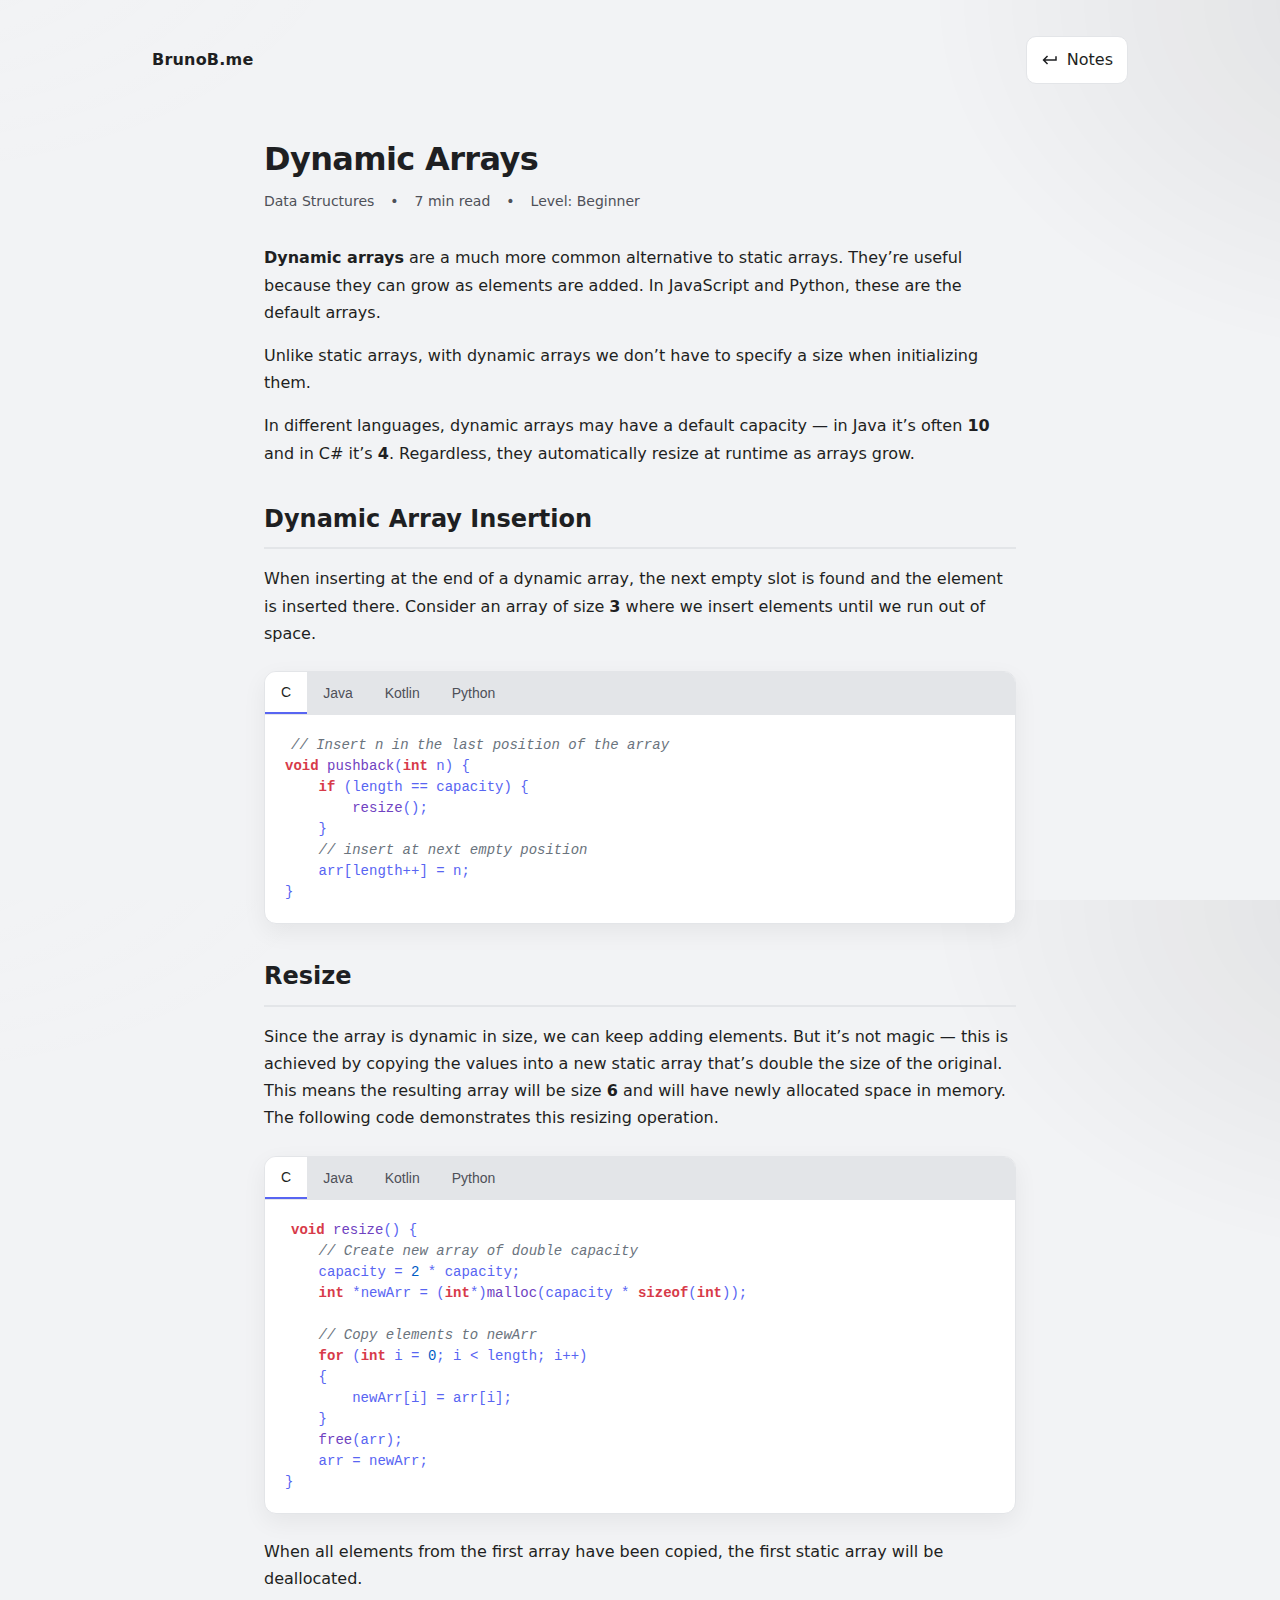
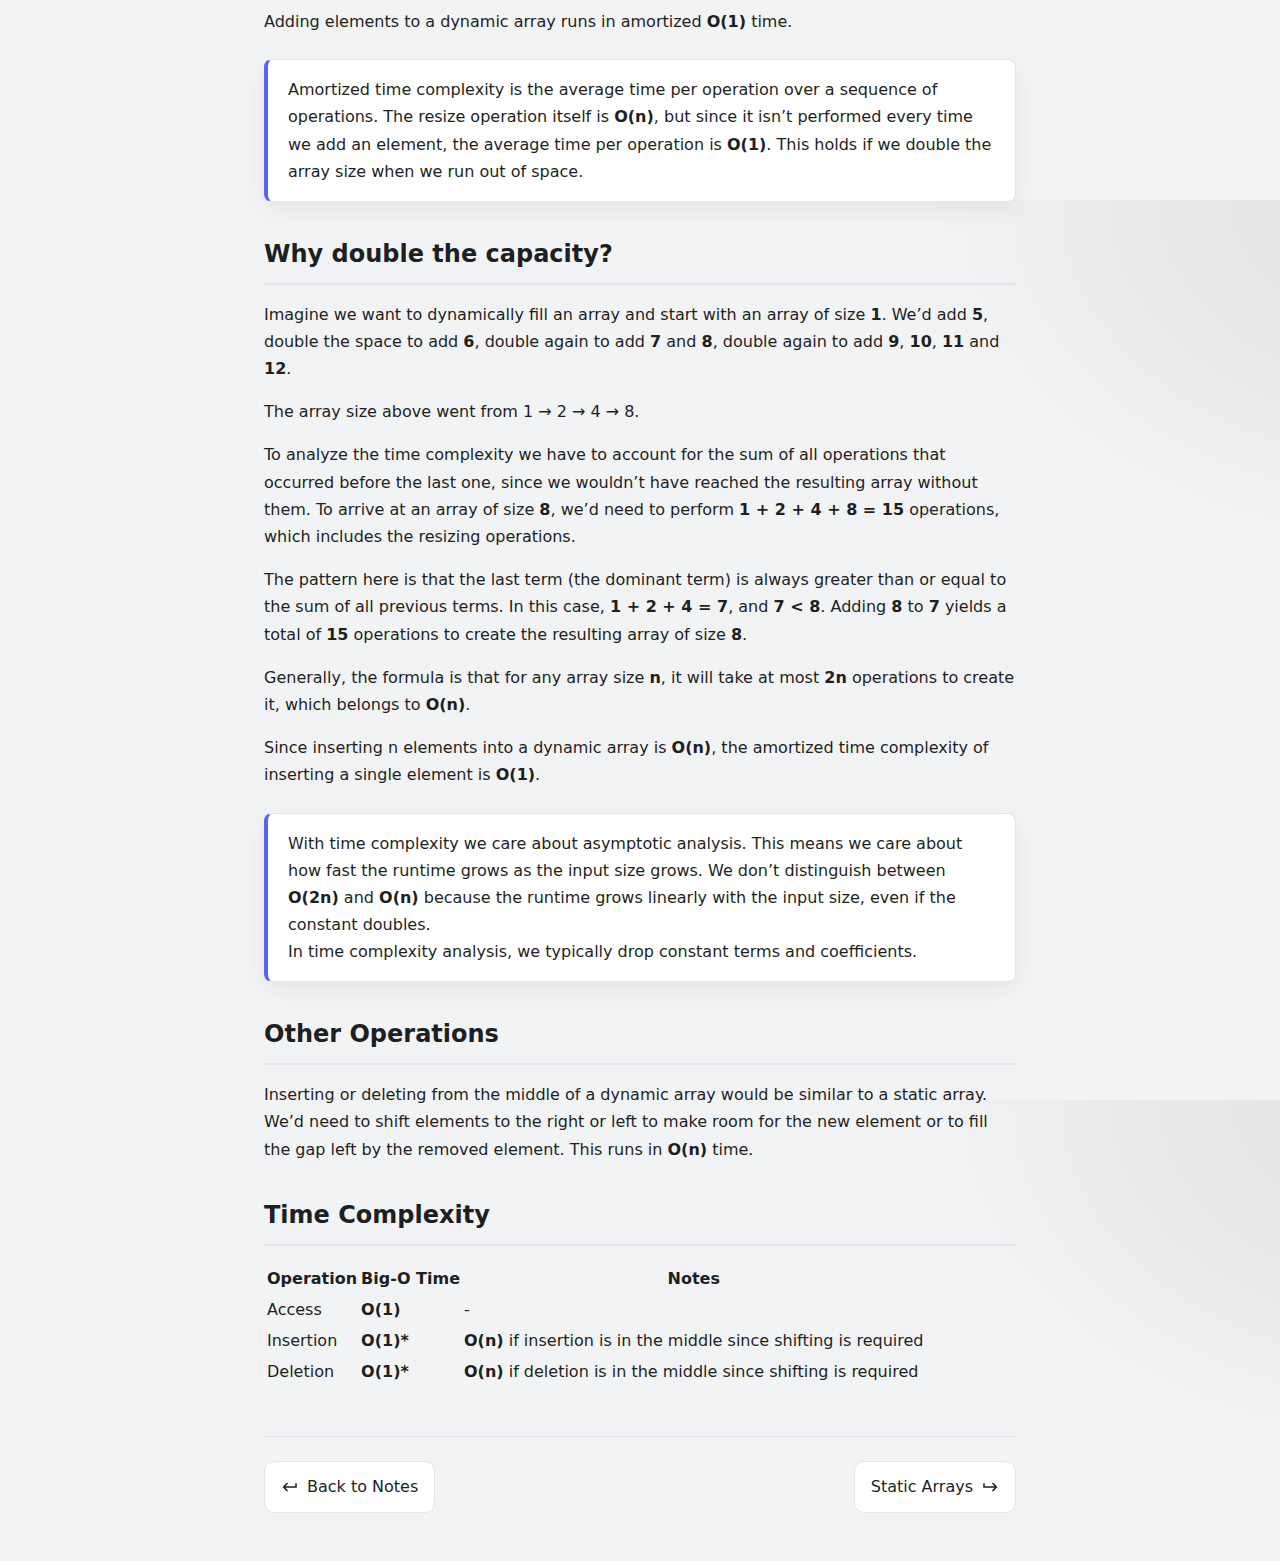
<file: apuntes/articles/dynamic-arrays/index.html>
<!doctype html>
<html lang="en">
	<head>
		<meta charset="utf-8" />
		<meta name="viewport" content="width=device-width, initial-scale=1" />
		<title>Dynamic Arrays — BrunoB Notes</title>
		<meta name="description" content="Learn about dynamic arrays, how they grow automatically, and why they are the most common alternative to static arrays." />
		<meta name="author" content="Bruno B." />
		<meta name="theme-color" content="#313338" media="(prefers-color-scheme: dark)">
		<meta name="theme-color" content="#f2f3f5" media="(prefers-color-scheme: light)">

		<meta property="og:title" content="Dynamic Arrays — BrunoB Notes" />
		<meta property="og:description" content="Learn about dynamic arrays and how they work in JavaScript, Python, and other languages." />
		<meta property="og:type" content="article" />

	<link rel="stylesheet" href="../../../assets/css/article.css?v=20251011">

		<style>
			:root {
				--bg: #f2f3f5;           
				--fg: #1e1f22;          
				--muted: #4e5058;        
				--card: #ffffff;         
				--accent: #5865F2;       
				--accent-contrast: #ffffff;
				--border: #e3e5e8;       
				--shadow: 0 8px 24px rgba(0, 0, 0, 0.06);
			}
			:root.dark {
				--bg: #313338;          
				--fg: #dbdee1;           
				--muted: #b5bac1;       
				--card: #2b2d31;         
				--accent: #5865F2;      
				--accent-contrast: #ffffff;
				--border: #3f4147;  
				--shadow: 0 10px 28px rgba(0, 0, 0, 0.35);
			}
			@media (prefers-color-scheme: dark) {
				:root {
					--bg: #313338;
					--fg: #dbdee1;
					--muted: #b5bac1;
					--card: #2b2d31;
					--accent: #5865F2;
					--accent-contrast: #ffffff;
					--border: #3f4147;
					--shadow: 0 10px 28px rgba(0, 0, 0, 0.35);
				}
			}

			* { box-sizing: border-box; }
			html, body { height: 100%; }
			body {
				margin: 0;
				font-family: ui-sans-serif, system-ui, -apple-system, Segoe UI, Roboto, Ubuntu, Cantarell, Noto Sans, Arial, "Apple Color Emoji", "Segoe UI Emoji";
				color: var(--fg);
				background:
					radial-gradient(900px 500px at -10% -10%, rgba(255, 255, 255, 0.04), transparent 55%),
					radial-gradient(800px 600px at 110% 0%, rgba(0, 0, 0, 0.08), transparent 60%),
					var(--bg);
				line-height: 1.6;
			}

			.container {
				max-width: 1024px;
				margin: 0 auto;
				padding: 24px;
			}

			header {
				display: flex;
				align-items: center;
				justify-content: space-between;
				padding: 12px 0 0;
				margin-bottom: 32px;
			}
			.brand {
				display: inline-flex;
				align-items: center;
				gap: 12px;
				text-decoration: none;
				color: inherit;
			}
			.logo {
				width: 40px; height: 40px;
				border-radius: 12px;
				background: linear-gradient(135deg, #5865F2, #7289da);
				color: var(--accent-contrast);
				display: grid; place-items: center;
				font-weight: 800;
				box-shadow: var(--shadow);
			}
			.brand span { font-weight: 700; letter-spacing: 0.2px; }

			.actions { display: flex; gap: 10px; align-items: center; }
			.btn, .link {
				display: inline-flex; align-items: center; gap: 8px;
				border-radius: 10px; border: 1px solid var(--border);
				padding: 10px 14px; text-decoration: none; color: inherit;
				background: var(--card);
			}
			.btn:hover, .link:hover { filter: brightness(0.98); transform: translateY(-1px); transition: 150ms; }
			.icon { width: 18px; height: 18px; }
		</style>
	</head>
	<body>
		<div class="container">
			<header>
				<a class="brand" href="../../index.html" aria-label="Home">
					<span>BrunoB.me</span>
				</a>
				<div class="actions">
					  <a class="link" href="/apuntes/">
						<svg class="icon" viewBox="0 0 24 24" fill="currentColor">
							<path d="M19 7v4H5.83l3.58-3.59L8 6l-6 6 6 6 1.41-1.41L5.83 13H21V7z"/>
						</svg>
						<span class="small">Notes</span>
					</a>
				</div>
			</header>

			<div class="article-container">
				<div class="article-header">
					<h1 class="article-title">Dynamic Arrays</h1>
					<div class="article-meta">
						<span>Data Structures</span>
						<span>•</span>
						<span>7 min read</span>
						<span>•</span>
						<span>Level: Beginner</span>
					</div>
				</div>

				<div class="article-content">
					<p><strong>Dynamic arrays</strong> are a much more common alternative to static arrays. They’re useful because they can grow as elements are added. In JavaScript and Python, these are the default arrays.</p>

					<p>Unlike static arrays, with dynamic arrays we don’t have to specify a size when initializing them.</p>

					<p>In different languages, dynamic arrays may have a default capacity — in Java it’s often <strong>10</strong> and in C# it’s <strong>4</strong>. Regardless, they automatically resize at runtime as arrays grow.</p>

					<h2>Dynamic Array Insertion</h2>
					<p>When inserting at the end of a dynamic array, the next empty slot is found and the element is inserted there. Consider an array of size <strong>3</strong> where we insert elements until we run out of space.</p>

					<div class="code-section">
						<div class="code-tabs">
							<button class="code-tab active" data-lang="c">C</button>
							<button class="code-tab" data-lang="java">Java</button>
							<button class="code-tab" data-lang="kotlin">Kotlin</button>
							<button class="code-tab" data-lang="python">Python</button>
						</div>
						<div class="code-content active" data-lang="c">
							<pre><code><span class="code-comment">// Insert n in the last position of the array</span>
<span class="code-keyword">void</span> <span class="code-function">pushback</span>(<span class="code-type">int</span> n) {
    <span class="code-keyword">if</span> (length == capacity) {
        <span class="code-function">resize</span>();
    }
    <span class="code-comment">// insert at next empty position</span>
    arr[length++] = n;
}</code></pre>
						</div>
						<div class="code-content" data-lang="java">
							<pre><code><span class="code-comment">// Insert n in the last position of the array</span>
<span class="code-keyword">void</span> <span class="code-function">pushback</span>(<span class="code-type">int</span> n) {
    <span class="code-keyword">if</span> (length == capacity) {
        <span class="code-function">resize</span>();
    }
    <span class="code-comment">// insert at next empty position</span>
    arr[length++] = n;
}</code></pre>
						</div>
						<div class="code-content" data-lang="kotlin">
							<pre><code><span class="code-comment">// Insert n in the last position of the array</span>
<span class="code-keyword">fun</span> <span class="code-function">pushback</span>(n: <span class="code-type">Int</span>) {
    <span class="code-keyword">if</span> (length == capacity) {
        <span class="code-function">resize</span>()
    }
    <span class="code-comment">// insert at next empty position</span>
    arr[length++] = n
}</code></pre>
						</div>
						<div class="code-content" data-lang="python">
							<pre><code><span class="code-comment"># Insert n in the last position of the array</span>
<span class="code-keyword">def</span> <span class="code-function">pushback</span>(n):
    <span class="code-keyword">if</span> length == capacity:
        <span class="code-function">resize</span>()
    <span class="code-comment"># insert at next empty position</span>
    arr[length] = n
    length += <span class="code-number">1</span></code></pre>
						</div>
					</div>

					<h2>Resize</h2>
					<p>Since the array is dynamic in size, we can keep adding elements. But it’s not magic — this is achieved by copying the values into a new static array that’s double the size of the original. This means the resulting array will be size <strong>6</strong> and will have newly allocated space in memory. The following code demonstrates this resizing operation.</p>

					<div class="code-section">
						<div class="code-tabs">
							<button class="code-tab active" data-lang="c">C</button>
							<button class="code-tab" data-lang="java">Java</button>
							<button class="code-tab" data-lang="kotlin">Kotlin</button>
							<button class="code-tab" data-lang="python">Python</button>
						</div>
						<div class="code-content active" data-lang="c">
							<pre><code><span class="code-keyword">void</span> <span class="code-function">resize</span>() {
    <span class="code-comment">// Create new array of double capacity</span>
    capacity = <span class="code-number">2</span> * capacity;
    <span class="code-type">int</span> *newArr = (<span class="code-type">int</span>*)<span class="code-function">malloc</span>(capacity * <span class="code-keyword">sizeof</span>(<span class="code-type">int</span>));

    <span class="code-comment">// Copy elements to newArr</span>
    <span class="code-keyword">for</span> (<span class="code-type">int</span> i = <span class="code-number">0</span>; i < length; i++)
    {
        newArr[i] = arr[i];
    }
    <span class="code-function">free</span>(arr);
    arr = newArr;
}</code></pre>
						</div>
						<div class="code-content" data-lang="java">
							<pre><code><span class="code-keyword">void</span> <span class="code-function">resize</span>() {
    <span class="code-comment">// Create new array of double capacity</span>
    capacity = <span class="code-number">2</span> * capacity;
    <span class="code-type">int</span>[] newArr = <span class="code-keyword">new</span> <span class="code-type">int</span>[capacity];

    <span class="code-comment">// Copy elements to newArr</span>
    <span class="code-keyword">for</span> (<span class="code-type">int</span> i = <span class="code-number">0</span>; i < length; i++)
    {
        newArr[i] = arr[i];
    }
    arr = newArr;
}</code></pre>
						</div>
						<div class="code-content" data-lang="kotlin">
							<pre><code><span class="code-keyword">fun</span> <span class="code-function">resize</span>() {
    <span class="code-comment">// Create new array of double capacity</span>
    capacity = <span class="code-number">2</span> * capacity
    <span class="code-keyword">val</span> newArr = <span class="code-function">IntArray</span>(capacity)

    <span class="code-comment">// Copy elements to newArr</span>
    <span class="code-keyword">for</span> (i <span class="code-keyword">in</span> <span class="code-number">0</span> <span class="code-keyword">until</span> length)
    {
        newArr[i] = arr[i]
    }
    arr = newArr
}</code></pre>
						</div>
						<div class="code-content" data-lang="python">
							<pre><code><span class="code-keyword">def</span> <span class="code-function">resize</span>():
    <span class="code-comment"># Create new array of double capacity</span>
    capacity = <span class="code-number">2</span> * capacity
    new_arr = [<span class="code-number">0</span>] * capacity

    <span class="code-comment"># Copy elements to new_arr</span>
    <span class="code-keyword">for</span> i <span class="code-keyword">in</span> <span class="code-builtin">range</span>(length):
        new_arr[i] = arr[i]
    
    arr = new_arr</code></pre>
						</div>
					</div>

					<p>When all elements from the first array have been copied, the first static array will be deallocated.</p>

					<p>Adding elements to a dynamic array runs in amortized <strong>O(1)</strong> time.</p>

					<div class="note-box">
						<p>Amortized time complexity is the average time per operation over a sequence of operations. The resize operation itself is <strong>O(n)</strong>, but since it isn’t performed every time we add an element, the average time per operation is <strong>O(1)</strong>. This holds if we double the array size when we run out of space.</p>
					</div>

					<h2>Why double the capacity?</h2>
					<p>Imagine we want to dynamically fill an array and start with an array of size <strong>1</strong>. We’d add <strong>5</strong>, double the space to add <strong>6</strong>, double again to add <strong>7</strong> and <strong>8</strong>, double again to add <strong>9</strong>, <strong>10</strong>, <strong>11</strong> and <strong>12</strong>.</p>

					<p>The array size above went from 1 → 2 → 4 → 8.</p>

					<p>To analyze the time complexity we have to account for the sum of all operations that occurred before the last one, since we wouldn’t have reached the resulting array without them. To arrive at an array of size <strong>8</strong>, we’d need to perform <strong>1 + 2 + 4 + 8 = 15</strong> operations, which includes the resizing operations.</p>

					<p>The pattern here is that the last term (the dominant term) is always greater than or equal to the sum of all previous terms. In this case, <strong>1 + 2 + 4 = 7</strong>, and <strong>7 < 8</strong>. Adding <strong>8</strong> to <strong>7</strong> yields a total of <strong>15</strong> operations to create the resulting array of size <strong>8</strong>.</p>

					<p>Generally, the formula is that for any array size <strong>n</strong>, it will take at most <strong>2n</strong> operations to create it, which belongs to <strong>O(n)</strong>.</p>

					<p>Since inserting n elements into a dynamic array is <strong>O(n)</strong>, the amortized time complexity of inserting a single element is <strong>O(1)</strong>.</p>

					<div class="note-box">
						<p>With time complexity we care about asymptotic analysis. This means we care about how fast the runtime grows as the input size grows. We don’t distinguish between <strong>O(2n)</strong> and <strong>O(n)</strong> because the runtime grows linearly with the input size, even if the constant doubles.</p>
						<p>In time complexity analysis, we typically drop constant terms and coefficients.</p>
					</div>

					<h2>Other Operations</h2>
					<p>Inserting or deleting from the middle of a dynamic array would be similar to a static array. We’d need to shift elements to the right or left to make room for the new element or to fill the gap left by the removed element. This runs in <strong>O(n)</strong> time.</p>

					<h2>Time Complexity</h2>
					<div class="table-container">
						<table>
							<thead>
								<tr>
									<th>Operation</th>
									<th>Big-O Time</th>
									<th>Notes</th>
								</tr>
							</thead>
							<tbody>
								<tr>
									<td>Access</td>
									<td><strong>O(1)</strong></td>
									<td>-</td>
								</tr>
								<tr>
									<td>Insertion</td>
									<td><strong>O(1)*</strong></td>
									<td><strong>O(n)</strong> if insertion is in the middle since shifting is required</td>
								</tr>
								<tr>
									<td>Deletion</td>
									<td><strong>O(1)*</strong></td>
									<td><strong>O(n)</strong> if deletion is in the middle since shifting is required</td>
								</tr>
							</tbody>
						</table>
					</div>
				</div>

				<div class="article-nav">
					  <a href="/apuntes/" class="nav-link">
						<svg class="icon" viewBox="0 0 24 24" fill="currentColor">
							<path d="M19 7v4H5.83l3.58-3.59L8 6l-6 6 6 6 1.41-1.41L5.83 13H21V7z"/>
						</svg>
						Back to Notes
					</a>
								<a href="../static-arrays/" class="nav-link">
									Static Arrays
									<svg class="icon forward" viewBox="0 0 24 24" fill="currentColor">
										<path d="M19 7v4H5.83l3.58-3.59L8 6l-6 6 6 6 1.41-1.41L5.83 13H21V7z"/>
									</svg>
								</a>
				</div>
			</div>
		</div>

		<script>
			// Code tabs functionality
			const codeTabs = document.querySelectorAll('.code-tab');
			const codeContents = document.querySelectorAll('.code-content');

			codeTabs.forEach(tab => {
				tab.addEventListener('click', function() {
					const targetLang = this.dataset.lang;
					const codeSection = this.closest('.code-section');
					
					// Remove active class from all tabs and contents in this section
					codeSection.querySelectorAll('.code-tab').forEach(t => t.classList.remove('active'));
					codeSection.querySelectorAll('.code-content').forEach(c => c.classList.remove('active'));
					
					// Add active class to clicked tab and corresponding content
					this.classList.add('active');
					codeSection.querySelector(`[data-lang="${targetLang}"].code-content`).classList.add('active');
				});
			});
		</script>
	</body>
</html>
</file>
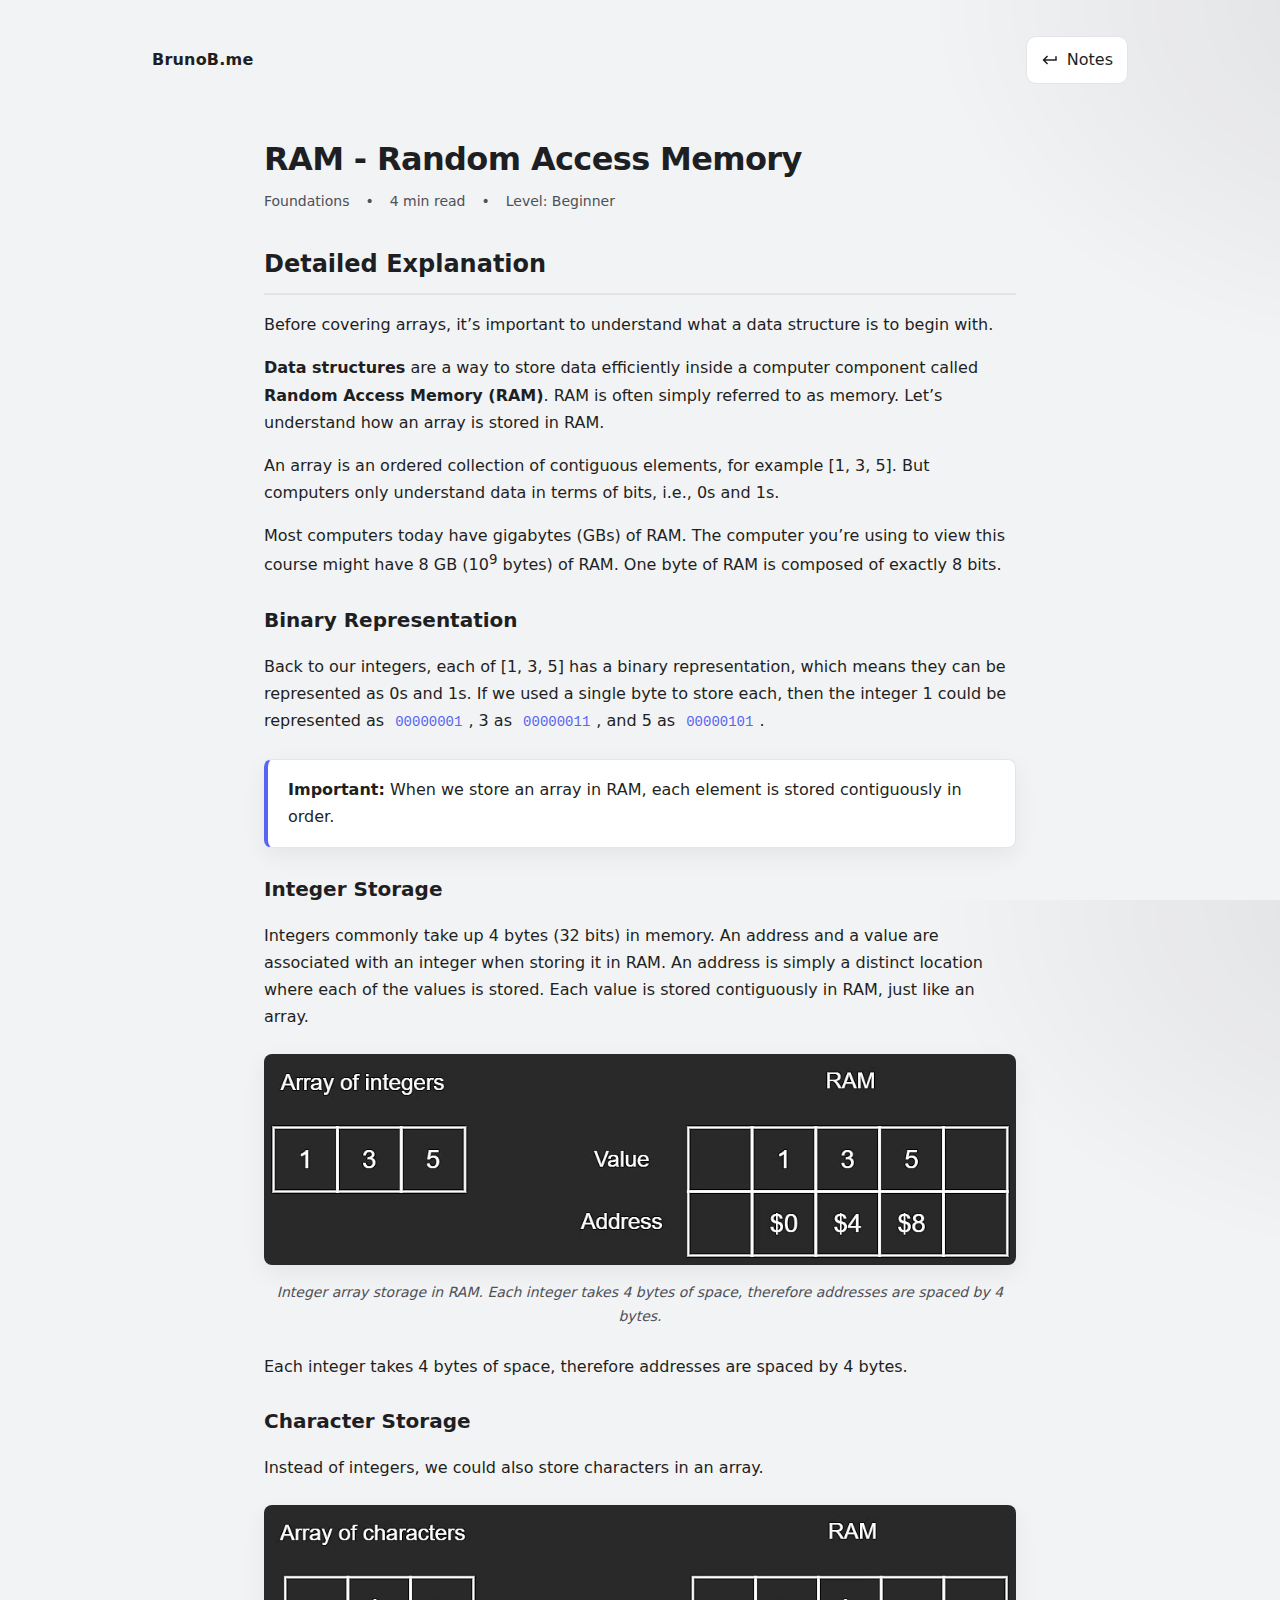
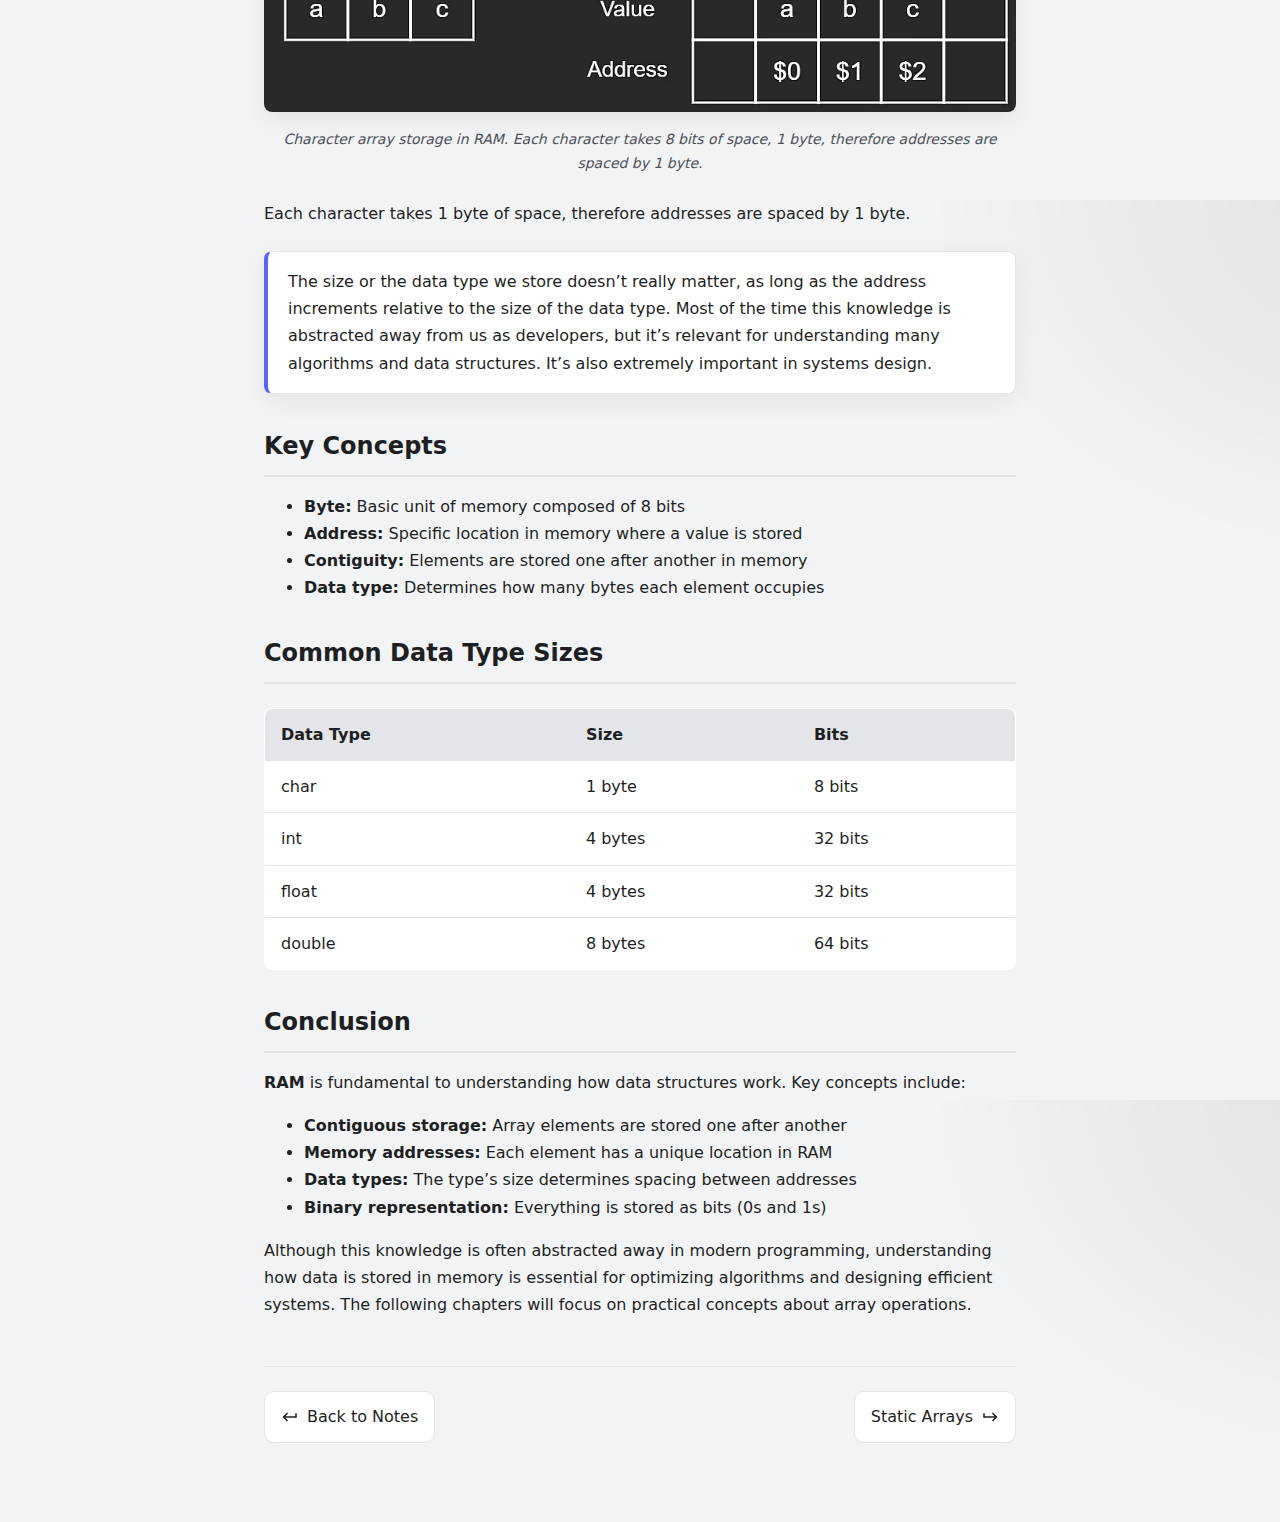
<file: apuntes/articles/ram/index.html>
<!doctype html>
<html lang="en">
	<head>
		<meta charset="utf-8" />
		<meta name="viewport" content="width=device-width, initial-scale=1" />
		<title>RAM — BrunoB Notes</title>
		<meta name="description" content="Understand how RAM works and how data structures are stored in computer memory." />
		<meta name="author" content="Bruno B." />
		<meta name="theme-color" content="#313338" media="(prefers-color-scheme: dark)">
		<meta name="theme-color" content="#f2f3f5" media="(prefers-color-scheme: light)">

		<!-- Open Graph / Social -->
		<meta property="og:title" content="RAM — BrunoB Notes" />
		<meta property="og:description" content="Understand how RAM works and how data structures are stored in memory." />
		<meta property="og:type" content="article" />

	<link rel="stylesheet" href="../../../assets/css/article.css?v=20251011">

		<style>
			:root {
				--bg: #f2f3f5;           
				--fg: #1e1f22;          
				--muted: #4e5058;        
				--card: #ffffff;         
				--accent: #5865F2;       
				--accent-contrast: #ffffff;
				--border: #e3e5e8;       
				--shadow: 0 8px 24px rgba(0, 0, 0, 0.06);
			}
			:root.dark {
				--bg: #313338;          
				--fg: #dbdee1;           
				--muted: #b5bac1;       
				--card: #2b2d31;         
				--accent: #5865F2;      
				--accent-contrast: #ffffff;
				--border: #3f4147;  
				--shadow: 0 10px 28px rgba(0, 0, 0, 0.35);
			}
			@media (prefers-color-scheme: dark) {
				:root {
					--bg: #313338;
					--fg: #dbdee1;
					--muted: #b5bac1;
					--card: #2b2d31;
					--accent: #5865F2;
					--accent-contrast: #ffffff;
					--border: #3f4147;
					--shadow: 0 10px 28px rgba(0, 0, 0, 0.35);
				}
			}

			* { box-sizing: border-box; }
			html, body { height: 100%; }
			body {
				margin: 0;
				font-family: ui-sans-serif, system-ui, -apple-system, Segoe UI, Roboto, Ubuntu, Cantarell, Noto Sans, Arial, "Apple Color Emoji", "Segoe UI Emoji";
				color: var(--fg);
				background:
					radial-gradient(900px 500px at -10% -10%, rgba(255, 255, 255, 0.04), transparent 55%),
					radial-gradient(800px 600px at 110% 0%, rgba(0, 0, 0, 0.08), transparent 60%),
					var(--bg);
				line-height: 1.6;
			}

			.container {
				max-width: 1024px;
				margin: 0 auto;
				padding: 24px;
			}

			header {
				display: flex;
				align-items: center;
				justify-content: space-between;
				padding: 12px 0 0;
				margin-bottom: 32px;
			}
			.brand {
				display: inline-flex;
				align-items: center;
				gap: 12px;
				text-decoration: none;
				color: inherit;
			}
			.logo {
				width: 40px; height: 40px;
				border-radius: 12px;
				background: linear-gradient(135deg, #5865F2, #7289da);
				color: var(--accent-contrast);
				display: grid; place-items: center;
				font-weight: 800;
				box-shadow: var(--shadow);
			}
			.brand span { font-weight: 700; letter-spacing: 0.2px; }

			.actions { display: flex; gap: 10px; align-items: center; }
			.btn, .link {
				display: inline-flex; align-items: center; gap: 8px;
				border-radius: 10px; border: 1px solid var(--border);
				padding: 10px 14px; text-decoration: none; color: inherit;
				background: var(--card);
			}
			.btn:hover, .link:hover { filter: brightness(0.98); transform: translateY(-1px); transition: 150ms; }
			.icon { width: 18px; height: 18px; }
		</style>
	</head>
	<body>
		<div class="container">
			<header>
				<a class="brand" href="../../index.html" aria-label="Home">
					<span>BrunoB.me</span>
				</a>
				<div class="actions">
					  <a class="link" href="/apuntes/">
						<svg class="icon" viewBox="0 0 24 24" fill="currentColor">
							<path d="M19 7v4H5.83l3.58-3.59L8 6l-6 6 6 6 1.41-1.41L5.83 13H21V7z"/>
						</svg>
						<span class="small">Notes</span>
					</a>
				</div>
			</header>

			<div class="article-container">
				<div class="article-header">
					<h1 class="article-title">RAM - Random Access Memory</h1>
					<div class="article-meta">
						<span>Foundations</span>
						<span>•</span>
						<span>4 min read</span>
						<span>•</span>
						<span>Level: Beginner</span>
					</div>


				<div class="article-content">
					<h2>Detailed Explanation</h2>
					<p>Before covering arrays, it’s important to understand what a data structure is to begin with.</p>

					<p><strong>Data structures</strong> are a way to store data efficiently inside a computer component called <strong>Random Access Memory (RAM)</strong>. RAM is often simply referred to as memory. Let’s understand how an array is stored in RAM.</p>

					<p>An array is an ordered collection of contiguous elements, for example [1, 3, 5]. But computers only understand data in terms of bits, i.e., 0s and 1s.</p>

					<p>Most computers today have gigabytes (GBs) of RAM. The computer you’re using to view this course might have 8 GB (10<sup>9</sup> bytes) of RAM. One byte of RAM is composed of exactly 8 bits.</p>

					<h3>Binary Representation</h3>
					<p>Back to our integers, each of [1, 3, 5] has a binary representation, which means they can be represented as 0s and 1s. If we used a single byte to store each, then the integer 1 could be represented as <code>00000001</code>, 3 as <code>00000011</code>, and 5 as <code>00000101</code>.</p>

					<div class="note-box">
						<p><strong>Important:</strong> When we store an array in RAM, each element is stored contiguously in order.</p>
					</div>

					<h3>Integer Storage</h3>
					<p>Integers commonly take up 4 bytes (32 bits) in memory. An address and a value are associated with an integer when storing it in RAM. An address is simply a distinct location where each of the values is stored. Each value is stored contiguously in RAM, just like an array.</p>

					<div class="article-image">
						<img src="../../../assets/images/integer-array-ram.avif" alt="Integer array storage in RAM" loading="lazy">
						<figcaption>Integer array storage in RAM. Each integer takes 4 bytes of space, therefore addresses are spaced by 4 bytes.</figcaption>
					</div>

					<p>Each integer takes 4 bytes of space, therefore addresses are spaced by 4 bytes.</p>

					<h3>Character Storage</h3>
					<p>Instead of integers, we could also store characters in an array.</p>

					<div class="article-image">
						<img src="../../../assets/images/character-array-ram.avif" alt="Character array storage in RAM" loading="lazy">
						<figcaption>Character array storage in RAM. Each character takes 8 bits of space, 1 byte, therefore addresses are spaced by 1 byte.</figcaption>
					</div>

					<p>Each character takes 1 byte of space, therefore addresses are spaced by 1 byte.</p>

					<div class="note-box">
						<p>The size or the data type we store doesn’t really matter, as long as the address increments relative to the size of the data type. Most of the time this knowledge is abstracted away from us as developers, but it’s relevant for understanding many algorithms and data structures. It’s also extremely important in systems design.</p>
					</div>

					<h2>Key Concepts</h2>
					<ul>
						<li><strong>Byte:</strong> Basic unit of memory composed of 8 bits</li>
						<li><strong>Address:</strong> Specific location in memory where a value is stored</li>
						<li><strong>Contiguity:</strong> Elements are stored one after another in memory</li>
						<li><strong>Data type:</strong> Determines how many bytes each element occupies</li>
					</ul>

					<h2>Common Data Type Sizes</h2>
					<div class="complexity-table">
						<table>
							<thead>
								<tr>
									<th>Data Type</th>
									<th>Size</th>
									<th>Bits</th>
								</tr>
							</thead>
							<tbody>
								<tr>
									<td>char</td>
									<td>1 byte</td>
									<td>8 bits</td>
								</tr>
								<tr>
									<td>int</td>
									<td>4 bytes</td>
									<td>32 bits</td>
								</tr>
								<tr>
									<td>float</td>
									<td>4 bytes</td>
									<td>32 bits</td>
								</tr>
								<tr>
									<td>double</td>
									<td>8 bytes</td>
									<td>64 bits</td>
								</tr>
							</tbody>
						</table>
					</div>

					<h2>Conclusion</h2>
					<p><strong>RAM</strong> is fundamental to understanding how data structures work. Key concepts include:</p>
					
					<ul>
						<li><strong>Contiguous storage:</strong> Array elements are stored one after another</li>
						<li><strong>Memory addresses:</strong> Each element has a unique location in RAM</li>
						<li><strong>Data types:</strong> The type’s size determines spacing between addresses</li>
						<li><strong>Binary representation:</strong> Everything is stored as bits (0s and 1s)</li>
					</ul>

					<p>Although this knowledge is often abstracted away in modern programming, understanding how data is stored in memory is essential for optimizing algorithms and designing efficient systems. The following chapters will focus on practical concepts about array operations.</p>
				</div>

				<div class="article-nav">
					  <a href="/apuntes/" class="nav-link">
						<svg class="icon" viewBox="0 0 24 24" fill="currentColor">
							<path d="M19 7v4H5.83l3.58-3.59L8 6l-6 6 6 6 1.41-1.41L5.83 13H21V7z"/>
						</svg>
						Back to Notes
					</a>
								<a href="../static-arrays/" class="nav-link">
									Static Arrays
									<svg class="icon forward" viewBox="0 0 24 24" fill="currentColor">
										<path d="M19 7v4H5.83l3.58-3.59L8 6l-6 6 6 6 1.41-1.41L5.83 13H21V7z"/>
									</svg>
								</a>
				</div>
			</div>
		</div>
	</body>
</html>
</file>
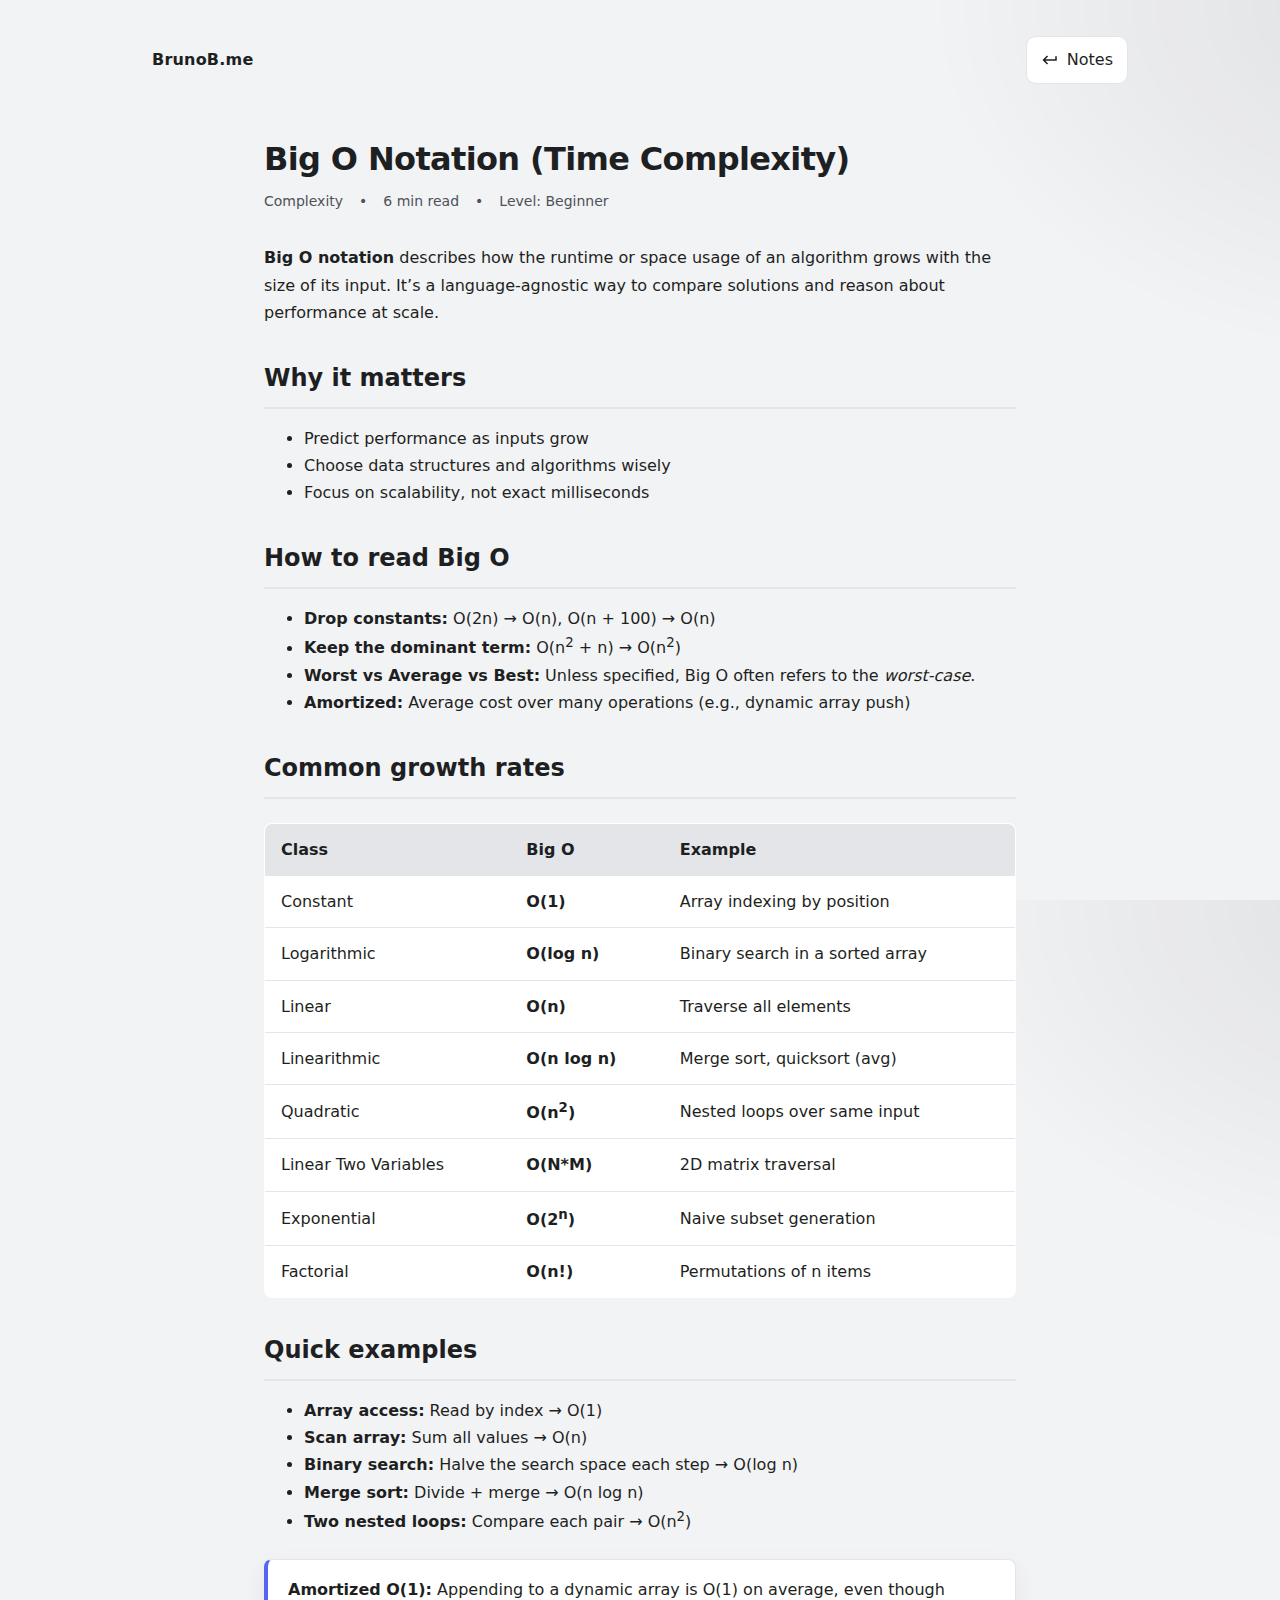
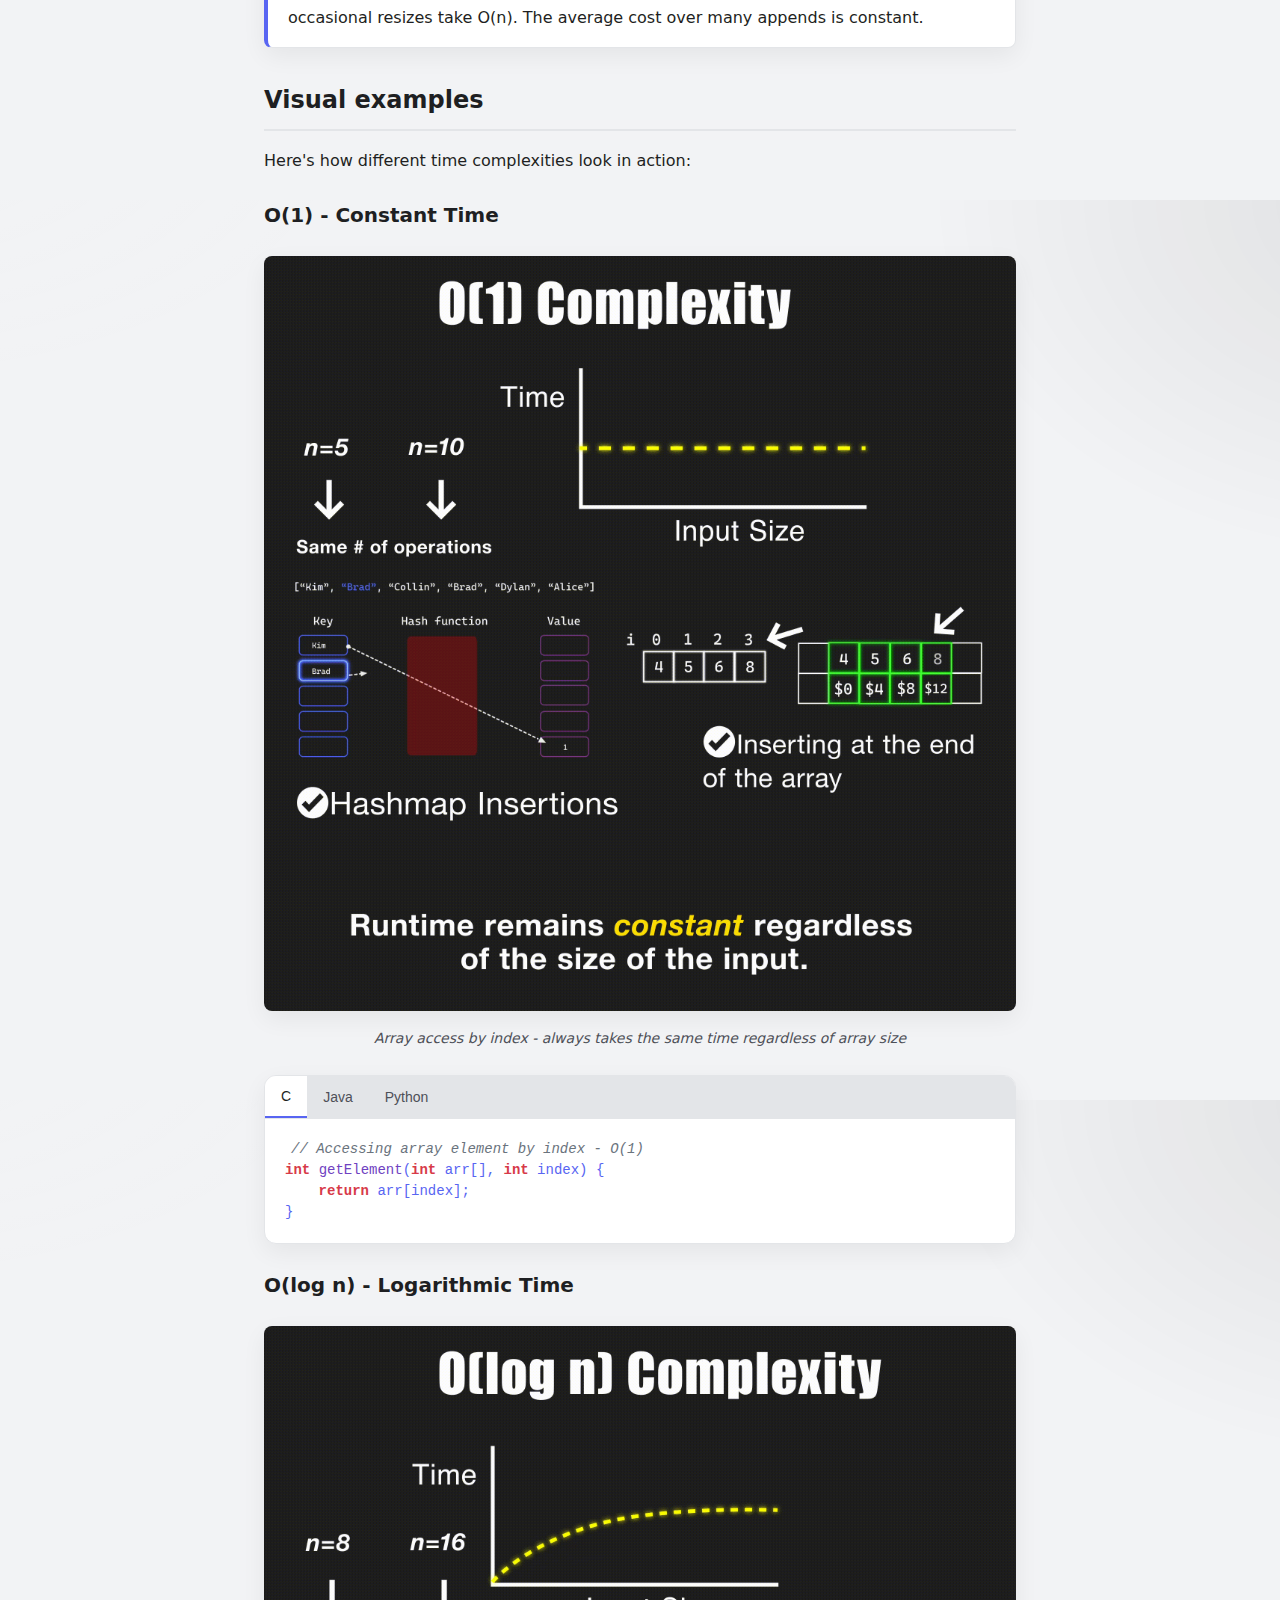
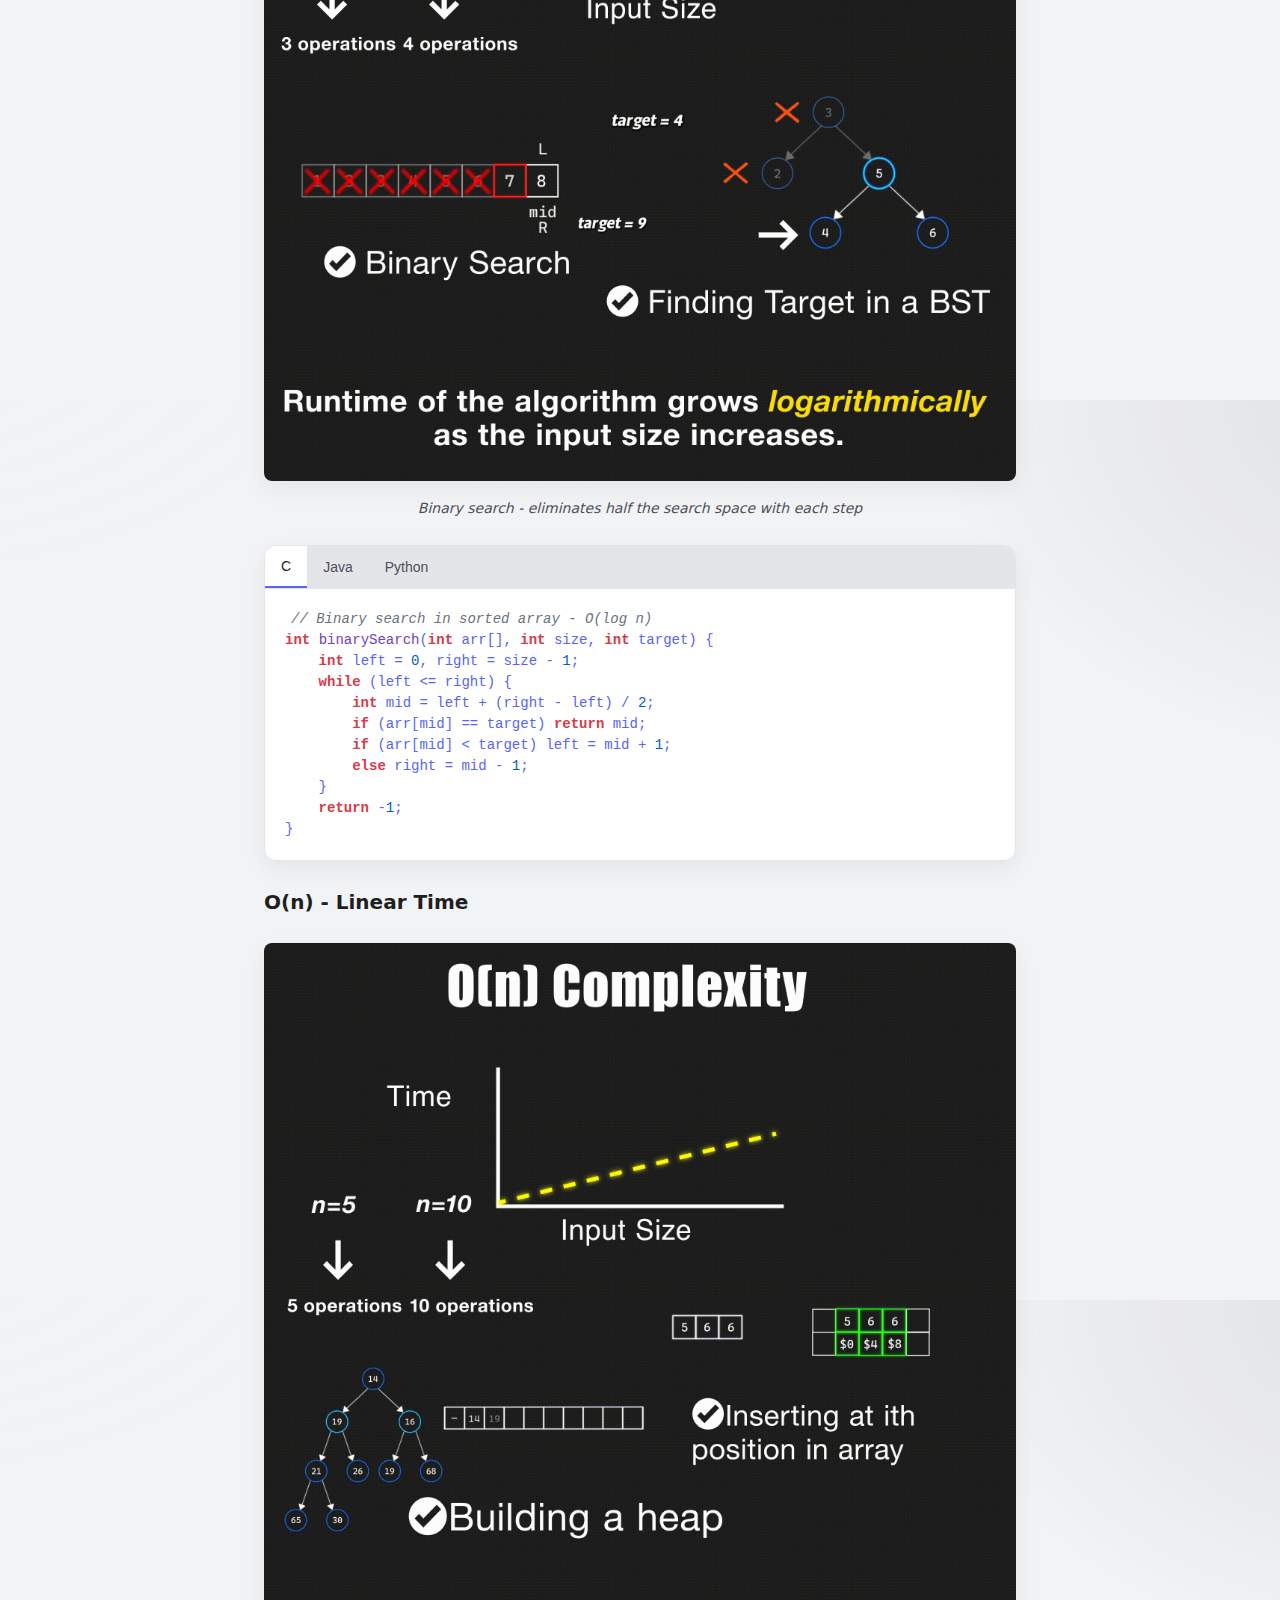
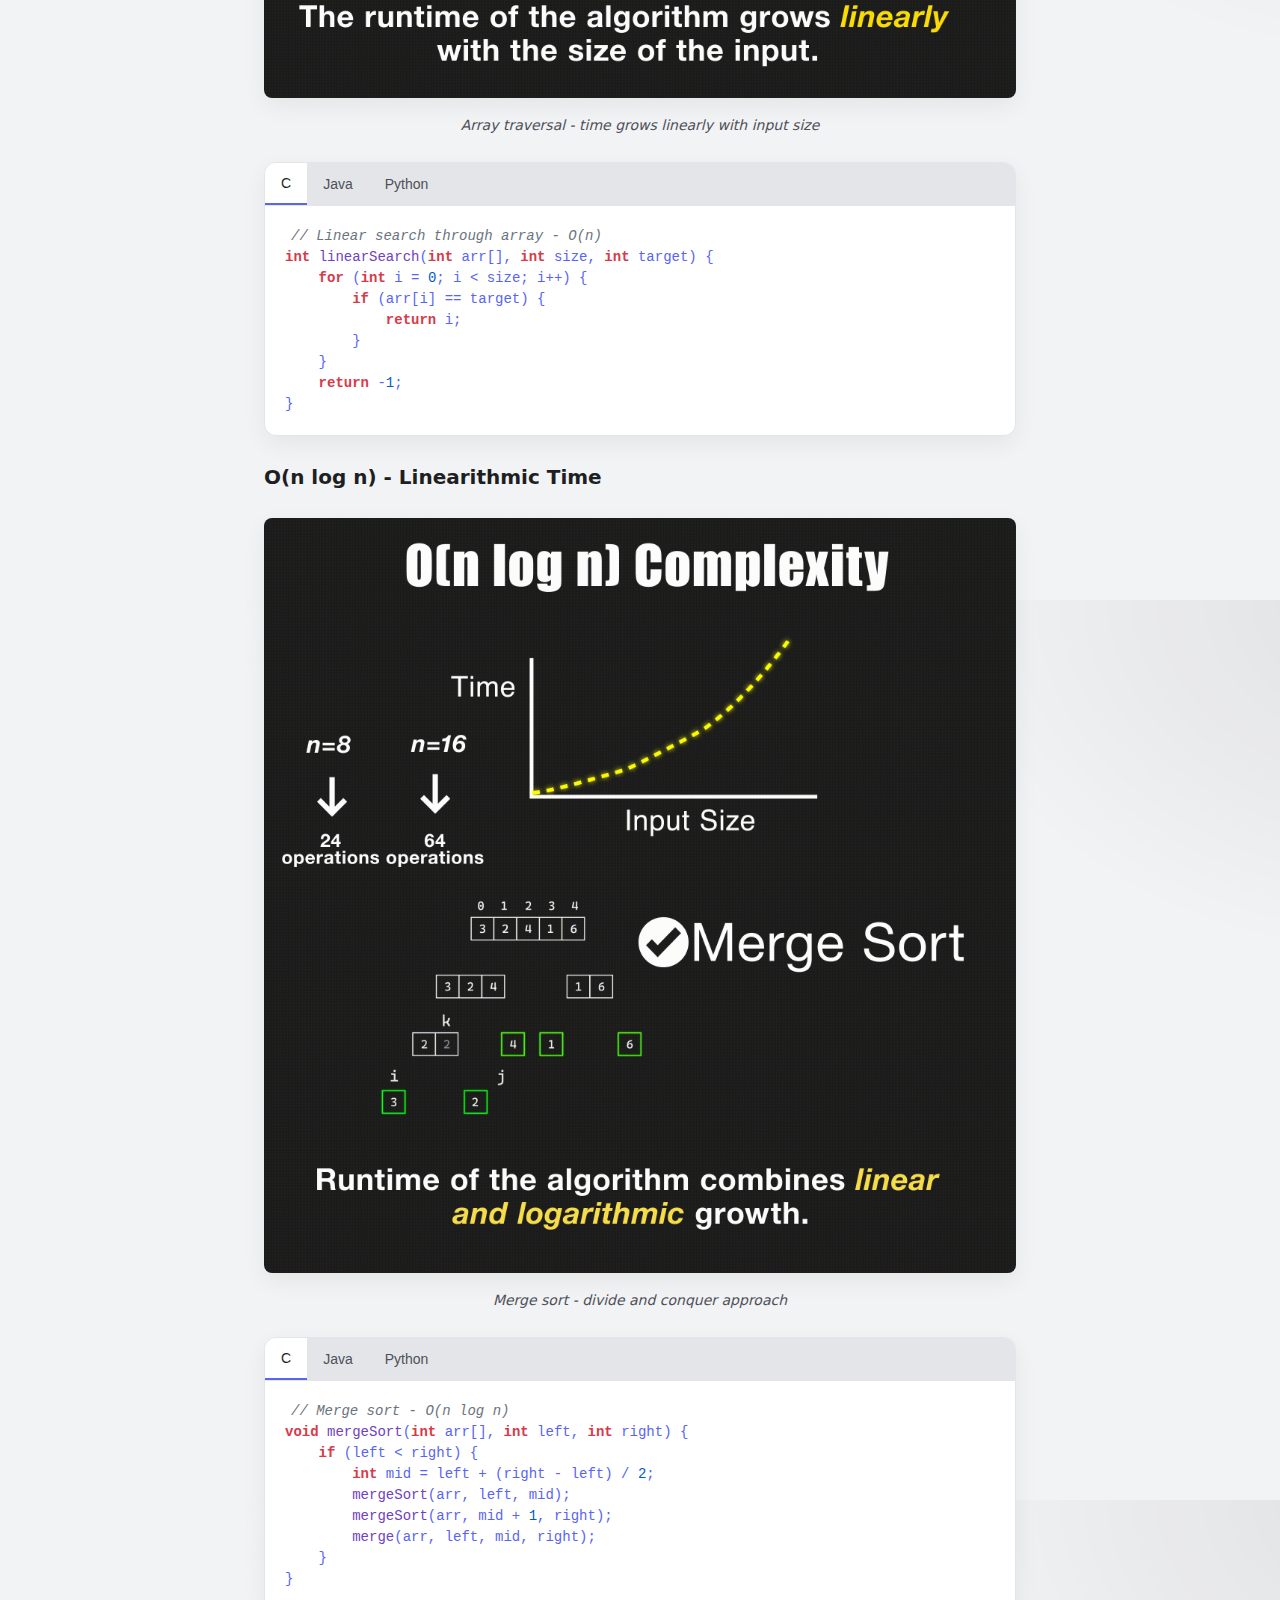
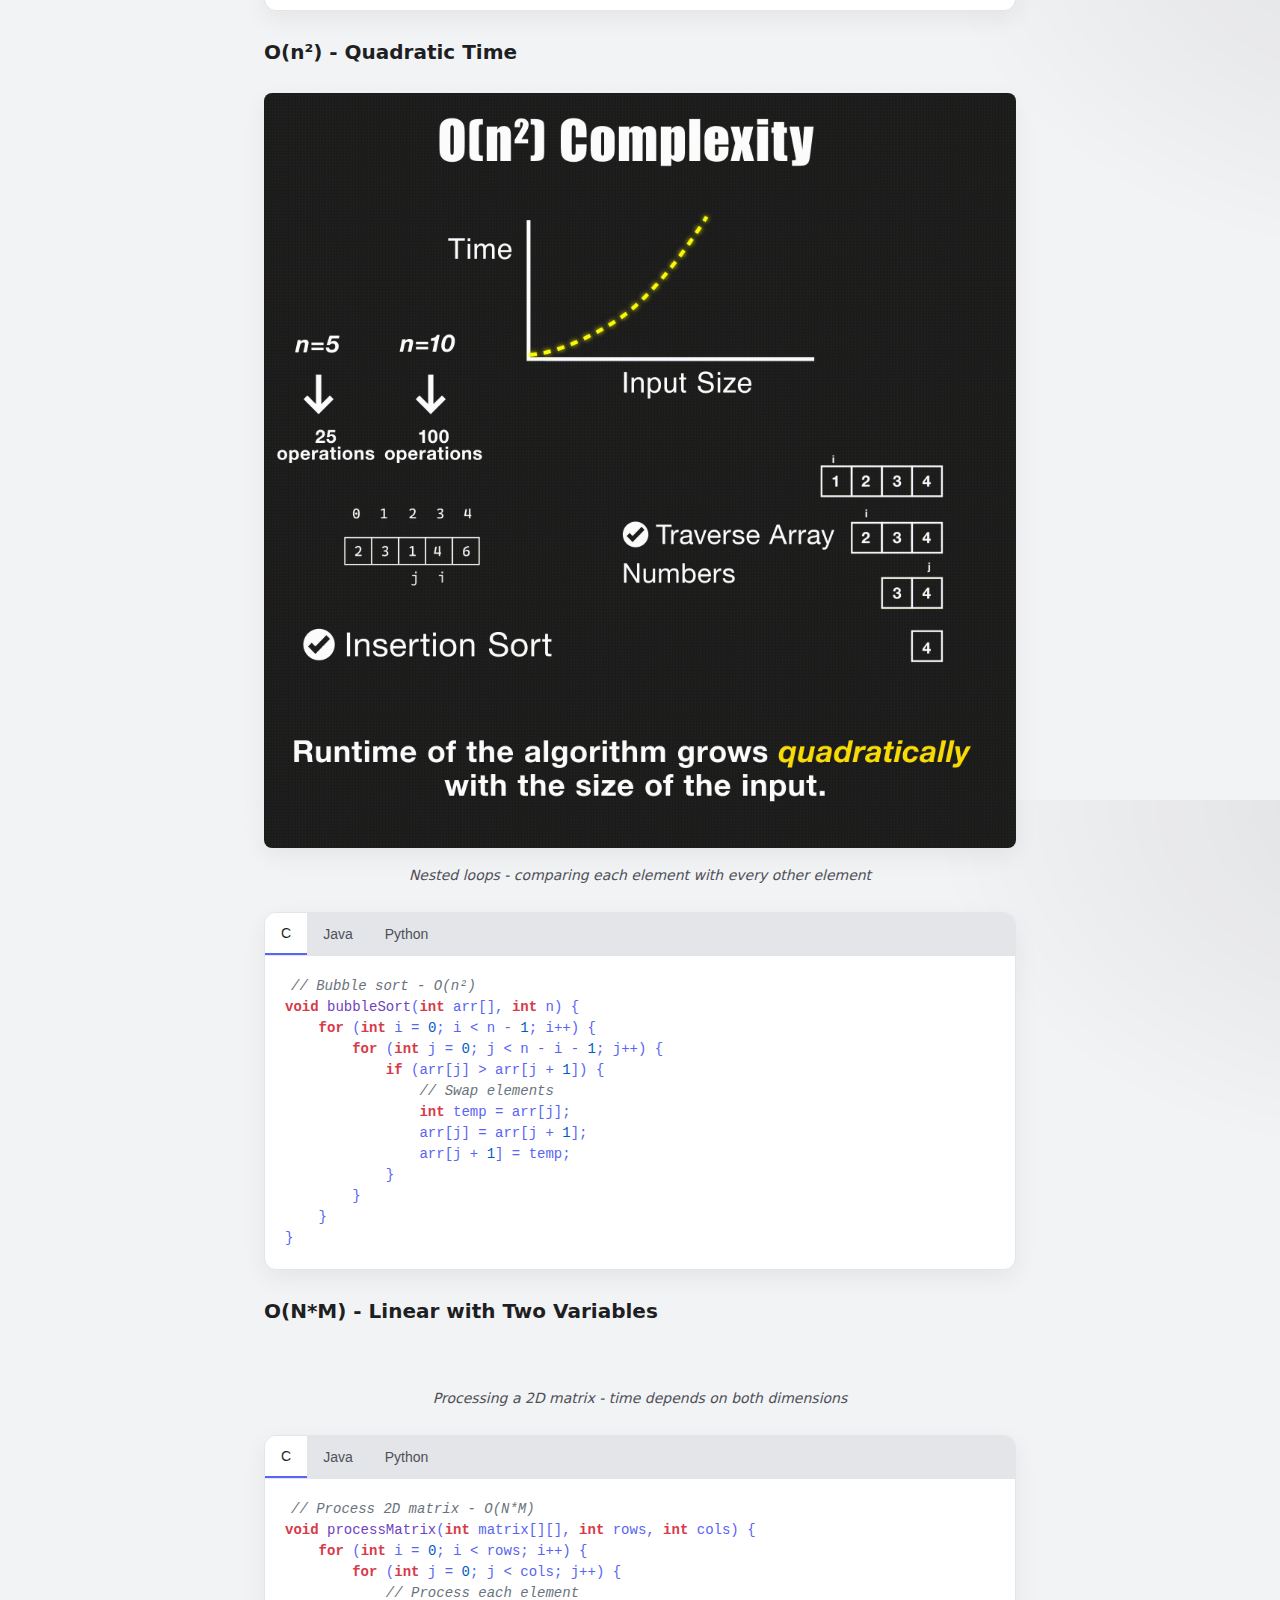
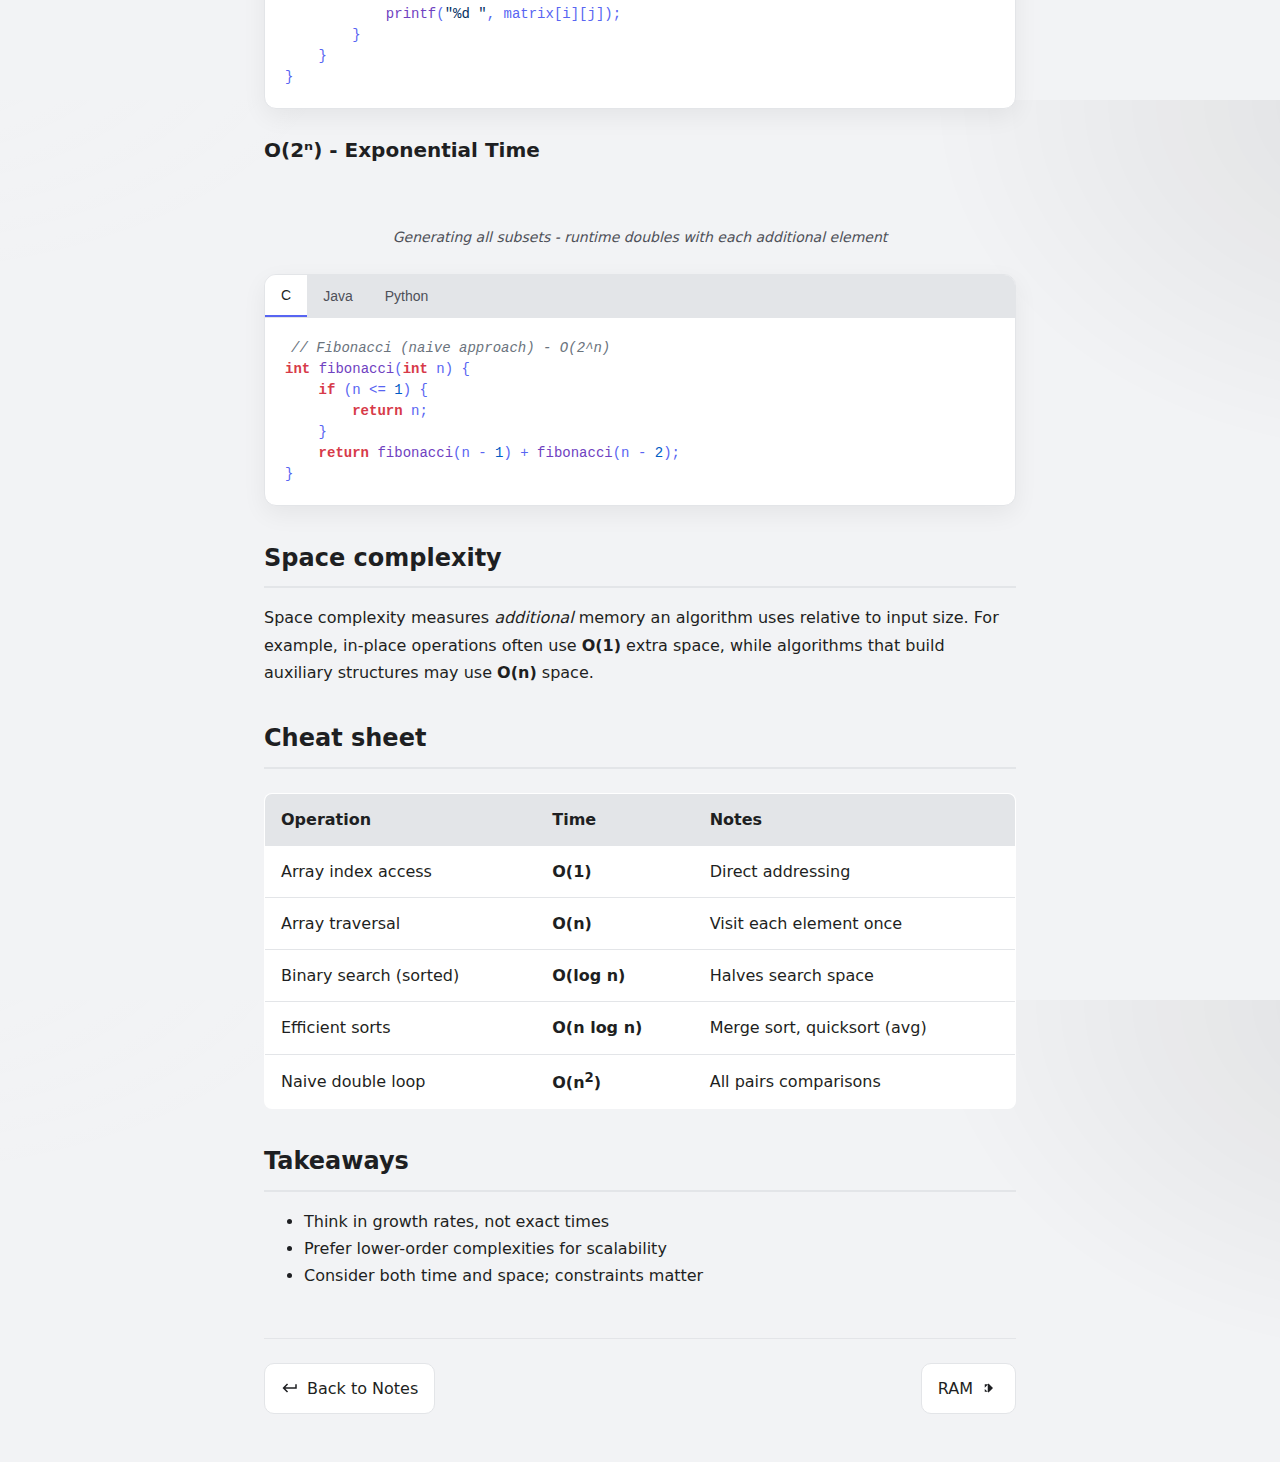
<file: apuntes/articles/big-o.html>
<!doctype html>
<html lang="en">
  <head>
    <meta charset="utf-8" />
    <meta name="viewport" content="width=device-width, initial-scale=1" />
    <title>Big O Notation — BrunoB Notes</title>
    <meta name="description" content="A practical guide to Big O notation (time complexity): what it is, how to read it, common growth rates, examples, and a quick cheat sheet." />
    <meta name="author" content="Bruno B." />
    <meta name="theme-color" content="#313338" media="(prefers-color-scheme: dark)">
    <meta name="theme-color" content="#f2f3f5" media="(prefers-color-scheme: light)">

    <meta property="og:title" content="Big O Notation — BrunoB Notes" />
    <meta property="og:description" content="Understand Big O notation with examples and a concise cheat sheet." />
    <meta property="og:type" content="article" />

    <link rel="stylesheet" href="../../assets/css/article.css">

    <style>
      :root {
        --bg: #f2f3f5;           
        --fg: #1e1f22;          
        --muted: #4e5058;        
        --card: #ffffff;         
        --accent: #5865F2;       
        --accent-contrast: #ffffff;
        --border: #e3e5e8;       
        --shadow: 0 8px 24px rgba(0, 0, 0, 0.06);
      }
      :root.dark {
        --bg: #313338;          
        --fg: #dbdee1;           
        --muted: #b5bac1;       
        --card: #2b2d31;         
        --accent: #5865F2;      
        --accent-contrast: #ffffff;
        --border: #3f4147;  
        --shadow: 0 10px 28px rgba(0, 0, 0, 0.35);
      }
      @media (prefers-color-scheme: dark) {
        :root {
          --bg: #313338;
          --fg: #dbdee1;
          --muted: #b5bac1;
          --card: #2b2d31;
          --accent: #5865F2;
          --accent-contrast: #ffffff;
          --border: #3f4147;
          --shadow: 0 10px 28px rgba(0, 0, 0, 0.35);
        }
      }

      * { box-sizing: border-box; }
      html, body { height: 100%; }
      body {
        margin: 0;
        font-family: ui-sans-serif, system-ui, -apple-system, Segoe UI, Roboto, Ubuntu, Cantarell, Noto Sans, Arial, "Apple Color Emoji", "Segoe UI Emoji";
        color: var(--fg);
        background:
          radial-gradient(900px 500px at -10% -10%, rgba(255, 255, 255, 0.04), transparent 55%),
          radial-gradient(800px 600px at 110% 0%, rgba(0, 0, 0, 0.08), transparent 60%),
          var(--bg);
        line-height: 1.6;
      }

      .container { max-width: 1024px; margin: 0 auto; padding: 24px; }
      header { display: flex; align-items: center; justify-content: space-between; padding: 12px 0 0; margin-bottom: 32px; }
      .brand { display: inline-flex; align-items: center; gap: 12px; text-decoration: none; color: inherit; }
      .logo { width: 40px; height: 40px; border-radius: 12px; background: linear-gradient(135deg, #5865F2, #7289da); color: var(--accent-contrast); display: grid; place-items: center; font-weight: 800; box-shadow: var(--shadow); }
      .brand span { font-weight: 700; letter-spacing: 0.2px; }
      .actions { display: flex; gap: 10px; align-items: center; }
      .btn, .link { display: inline-flex; align-items: center; gap: 8px; border-radius: 10px; border: 1px solid var(--border); padding: 10px 14px; text-decoration: none; color: inherit; background: var(--card); }
      .btn:hover, .link:hover { filter: brightness(0.98); transform: translateY(-1px); transition: 150ms; }
      .icon { width: 18px; height: 18px; }
    </style>
  </head>
  <body>
    <div class="container">
      <header>
        <a class="brand" href="../../index.html" aria-label="Home">
          <span>BrunoB.me</span>
        </a>
        <div class="actions">
          <a class="link" href="../index.html">
            <svg class="icon" viewBox="0 0 24 24" fill="currentColor">
              <path d="M19 7v4H5.83l3.58-3.59L8 6l-6 6 6 6 1.41-1.41L5.83 13H21V7z"/>
            </svg>
            <span class="small">Notes</span>
          </a>
        </div>
      </header>

      <div class="article-container">
        <div class="article-header">
          <h1 class="article-title">Big O Notation (Time Complexity)</h1>
          <div class="article-meta">
            <span>Complexity</span>
            <span>•</span>
            <span>6 min read</span>
            <span>•</span>
            <span>Level: Beginner</span>
          </div>
        </div>

        <div class="article-content">
          <p><strong>Big O notation</strong> describes how the runtime or space usage of an algorithm grows with the size of its input. It’s a language-agnostic way to compare solutions and reason about performance at scale.</p>

          <h2>Why it matters</h2>
          <ul>
            <li>Predict performance as inputs grow</li>
            <li>Choose data structures and algorithms wisely</li>
            <li>Focus on scalability, not exact milliseconds</li>
          </ul>

          <h2>How to read Big O</h2>
          <ul>
            <li><strong>Drop constants:</strong> O(2n) → O(n), O(n + 100) → O(n)</li>
            <li><strong>Keep the dominant term:</strong> O(n<sup>2</sup> + n) → O(n<sup>2</sup>)</li>
            <li><strong>Worst vs Average vs Best:</strong> Unless specified, Big O often refers to the <em>worst-case</em>.</li>
            <li><strong>Amortized:</strong> Average cost over many operations (e.g., dynamic array push)</li>
          </ul>

          <h2>Common growth rates</h2>
          <div class="complexity-table">
            <table>
              <thead>
                <tr>
                  <th>Class</th>
                  <th>Big O</th>
                  <th>Example</th>
                </tr>
              </thead>
              <tbody>
                <tr><td>Constant</td><td><strong>O(1)</strong></td><td>Array indexing by position</td></tr>
                <tr><td>Logarithmic</td><td><strong>O(log n)</strong></td><td>Binary search in a sorted array</td></tr>
                <tr><td>Linear</td><td><strong>O(n)</strong></td><td>Traverse all elements</td></tr>
                <tr><td>Linearithmic</td><td><strong>O(n log n)</strong></td><td>Merge sort, quicksort (avg)</td></tr>
                <tr><td>Quadratic</td><td><strong>O(n<sup>2</sup>)</strong></td><td>Nested loops over same input</td></tr>
                <tr><td>Linear Two Variables</td><td><strong>O(N*M)</strong></td><td>2D matrix traversal</td></tr>
                <tr><td>Exponential</td><td><strong>O(2<sup>n</sup>)</strong></td><td>Naive subset generation</td></tr>
                <tr><td>Factorial</td><td><strong>O(n!)</strong></td><td>Permutations of n items</td></tr>
              </tbody>
            </table>
          </div>

          <h2>Quick examples</h2>
          <ul>
            <li><strong>Array access:</strong> Read by index → O(1)</li>
            <li><strong>Scan array:</strong> Sum all values → O(n)</li>
            <li><strong>Binary search:</strong> Halve the search space each step → O(log n)</li>
            <li><strong>Merge sort:</strong> Divide + merge → O(n log n)</li>
            <li><strong>Two nested loops:</strong> Compare each pair → O(n<sup>2</sup>)</li>
          </ul>

          <div class="note-box">
            <p><strong>Amortized O(1):</strong> Appending to a dynamic array is O(1) on average, even though occasional resizes take O(n). The average cost over many appends is constant.</p>
          </div>

          <h2>Visual examples</h2>
          <p>Here's how different time complexities look in action:</p>

          <h3>O(1) - Constant Time</h3>
          <div class="article-image">
            <img src="../../assets/images/constant.gif" alt="O(1) Constant time complexity visualization" loading="lazy">
            <figcaption>Array access by index - always takes the same time regardless of array size</figcaption>
          </div>

          <div class="code-section">
            <div class="code-tabs">
              <button class="code-tab active" data-lang="c">C</button>
              <button class="code-tab" data-lang="java">Java</button>
              <button class="code-tab" data-lang="python">Python</button>
            </div>
            <div class="code-content active" data-lang="c">
              <pre><code><span class="code-comment">// Accessing array element by index - O(1)</span>
<span class="code-type">int</span> <span class="code-function">getElement</span>(<span class="code-type">int</span> arr[], <span class="code-type">int</span> index) {
    <span class="code-keyword">return</span> arr[index];
}</code></pre>
            </div>
            <div class="code-content" data-lang="java">
              <pre><code><span class="code-comment">// Accessing array element by index - O(1)</span>
<span class="code-keyword">public</span> <span class="code-type">int</span> <span class="code-function">getElement</span>(<span class="code-type">int</span>[] arr, <span class="code-type">int</span> index) {
    <span class="code-keyword">return</span> arr[index];
}</code></pre>
            </div>
            <div class="code-content" data-lang="python">
              <pre><code><span class="code-comment"># Accessing array element by index - O(1)</span>
<span class="code-keyword">def</span> <span class="code-function">get_element</span>(arr, index):
    <span class="code-keyword">return</span> arr[index]</code></pre>
            </div>
          </div>

          <h3>O(log n) - Logarithmic Time</h3>
          <div class="article-image">
            <img src="../../assets/images/logn.gif" alt="O(log n) Logarithmic time complexity visualization" loading="lazy">
            <figcaption>Binary search - eliminates half the search space with each step</figcaption>
          </div>

          <div class="code-section">
            <div class="code-tabs">
              <button class="code-tab active" data-lang="c">C</button>
              <button class="code-tab" data-lang="java">Java</button>
              <button class="code-tab" data-lang="python">Python</button>
            </div>
            <div class="code-content active" data-lang="c">
              <pre><code><span class="code-comment">// Binary search in sorted array - O(log n)</span>
<span class="code-type">int</span> <span class="code-function">binarySearch</span>(<span class="code-type">int</span> arr[], <span class="code-type">int</span> size, <span class="code-type">int</span> target) {
    <span class="code-type">int</span> left = <span class="code-number">0</span>, right = size - <span class="code-number">1</span>;
    <span class="code-keyword">while</span> (left <= right) {
        <span class="code-type">int</span> mid = left + (right - left) / <span class="code-number">2</span>;
        <span class="code-keyword">if</span> (arr[mid] == target) <span class="code-keyword">return</span> mid;
        <span class="code-keyword">if</span> (arr[mid] < target) left = mid + <span class="code-number">1</span>;
        <span class="code-keyword">else</span> right = mid - <span class="code-number">1</span>;
    }
    <span class="code-keyword">return</span> -<span class="code-number">1</span>;
}</code></pre>
            </div>
            <div class="code-content" data-lang="java">
              <pre><code><span class="code-comment">// Binary search in sorted array - O(log n)</span>
<span class="code-keyword">public</span> <span class="code-type">int</span> <span class="code-function">binarySearch</span>(<span class="code-type">int</span>[] arr, <span class="code-type">int</span> target) {
    <span class="code-type">int</span> left = <span class="code-number">0</span>, right = arr.length - <span class="code-number">1</span>;
    <span class="code-keyword">while</span> (left <= right) {
        <span class="code-type">int</span> mid = left + (right - left) / <span class="code-number">2</span>;
        <span class="code-keyword">if</span> (arr[mid] == target) <span class="code-keyword">return</span> mid;
        <span class="code-keyword">if</span> (arr[mid] < target) left = mid + <span class="code-number">1</span>;
        <span class="code-keyword">else</span> right = mid - <span class="code-number">1</span>;
    }
    <span class="code-keyword">return</span> -<span class="code-number">1</span>;
}</code></pre>
            </div>
            <div class="code-content" data-lang="python">
              <pre><code><span class="code-comment"># Binary search in sorted array - O(log n)</span>
<span class="code-keyword">def</span> <span class="code-function">binary_search</span>(arr, target):
    left, right = <span class="code-number">0</span>, <span class="code-builtin">len</span>(arr) - <span class="code-number">1</span>
    <span class="code-keyword">while</span> left <= right:
        mid = left + (right - left) // <span class="code-number">2</span>
        <span class="code-keyword">if</span> arr[mid] == target:
            <span class="code-keyword">return</span> mid
        <span class="code-keyword">elif</span> arr[mid] < target:
            left = mid + <span class="code-number">1</span>
        <span class="code-keyword">else</span>:
            right = mid - <span class="code-number">1</span>
    <span class="code-keyword">return</span> -<span class="code-number">1</span></code></pre>
            </div>
          </div>

          <h3>O(n) - Linear Time</h3>
          <div class="article-image">
            <img src="../../assets/images/linear.gif" alt="O(n) Linear time complexity visualization" loading="lazy">
            <figcaption>Array traversal - time grows linearly with input size</figcaption>
          </div>

          <div class="code-section">
            <div class="code-tabs">
              <button class="code-tab active" data-lang="c">C</button>
              <button class="code-tab" data-lang="java">Java</button>
              <button class="code-tab" data-lang="python">Python</button>
            </div>
            <div class="code-content active" data-lang="c">
              <pre><code><span class="code-comment">// Linear search through array - O(n)</span>
<span class="code-type">int</span> <span class="code-function">linearSearch</span>(<span class="code-type">int</span> arr[], <span class="code-type">int</span> size, <span class="code-type">int</span> target) {
    <span class="code-keyword">for</span> (<span class="code-type">int</span> i = <span class="code-number">0</span>; i < size; i++) {
        <span class="code-keyword">if</span> (arr[i] == target) {
            <span class="code-keyword">return</span> i;
        }
    }
    <span class="code-keyword">return</span> -<span class="code-number">1</span>;
}</code></pre>
            </div>
            <div class="code-content" data-lang="java">
              <pre><code><span class="code-comment">// Linear search through array - O(n)</span>
<span class="code-keyword">public</span> <span class="code-type">int</span> <span class="code-function">linearSearch</span>(<span class="code-type">int</span>[] arr, <span class="code-type">int</span> target) {
    <span class="code-keyword">for</span> (<span class="code-type">int</span> i = <span class="code-number">0</span>; i < arr.length; i++) {
        <span class="code-keyword">if</span> (arr[i] == target) {
            <span class="code-keyword">return</span> i;
        }
    }
    <span class="code-keyword">return</span> -<span class="code-number">1</span>;
}</code></pre>
            </div>
            <div class="code-content" data-lang="python">
              <pre><code><span class="code-comment"># Linear search through array - O(n)</span>
<span class="code-keyword">def</span> <span class="code-function">linear_search</span>(arr, target):
    <span class="code-keyword">for</span> i <span class="code-keyword">in</span> <span class="code-builtin">range</span>(<span class="code-builtin">len</span>(arr)):
        <span class="code-keyword">if</span> arr[i] == target:
            <span class="code-keyword">return</span> i
    <span class="code-keyword">return</span> -<span class="code-number">1</span></code></pre>
            </div>
          </div>

          <h3>O(n log n) - Linearithmic Time</h3>
          <div class="article-image">
            <img src="../../assets/images/nlogn.gif" alt="O(n log n) Linearithmic time complexity visualization" loading="lazy">
            <figcaption>Merge sort - divide and conquer approach</figcaption>
          </div>

          <div class="code-section">
            <div class="code-tabs">
              <button class="code-tab active" data-lang="c">C</button>
              <button class="code-tab" data-lang="java">Java</button>
              <button class="code-tab" data-lang="python">Python</button>
            </div>
            <div class="code-content active" data-lang="c">
              <pre><code><span class="code-comment">// Merge sort - O(n log n)</span>
<span class="code-type">void</span> <span class="code-function">mergeSort</span>(<span class="code-type">int</span> arr[], <span class="code-type">int</span> left, <span class="code-type">int</span> right) {
    <span class="code-keyword">if</span> (left < right) {
        <span class="code-type">int</span> mid = left + (right - left) / <span class="code-number">2</span>;
        <span class="code-function">mergeSort</span>(arr, left, mid);
        <span class="code-function">mergeSort</span>(arr, mid + <span class="code-number">1</span>, right);
        <span class="code-function">merge</span>(arr, left, mid, right);
    }
}</code></pre>
            </div>
            <div class="code-content" data-lang="java">
              <pre><code><span class="code-comment">// Merge sort - O(n log n)</span>
<span class="code-keyword">public</span> <span class="code-type">void</span> <span class="code-function">mergeSort</span>(<span class="code-type">int</span>[] arr, <span class="code-type">int</span> left, <span class="code-type">int</span> right) {
    <span class="code-keyword">if</span> (left < right) {
        <span class="code-type">int</span> mid = left + (right - left) / <span class="code-number">2</span>;
        <span class="code-function">mergeSort</span>(arr, left, mid);
        <span class="code-function">mergeSort</span>(arr, mid + <span class="code-number">1</span>, right);
        <span class="code-function">merge</span>(arr, left, mid, right);
    }
}</code></pre>
            </div>
            <div class="code-content" data-lang="python">
              <pre><code><span class="code-comment"># Merge sort - O(n log n)</span>
<span class="code-keyword">def</span> <span class="code-function">merge_sort</span>(arr):
    <span class="code-keyword">if</span> <span class="code-builtin">len</span>(arr) <= <span class="code-number">1</span>:
        <span class="code-keyword">return</span> arr
    mid = <span class="code-builtin">len</span>(arr) // <span class="code-number">2</span>
    left = <span class="code-function">merge_sort</span>(arr[:mid])
    right = <span class="code-function">merge_sort</span>(arr[mid:])
    <span class="code-keyword">return</span> <span class="code-function">merge</span>(left, right)</code></pre>
            </div>
          </div>

          <h3>O(n²) - Quadratic Time</h3>
          <div class="article-image">
            <img src="../../assets/images/n_squared.gif" alt="O(n²) Quadratic time complexity visualization" loading="lazy">
            <figcaption>Nested loops - comparing each element with every other element</figcaption>
          </div>

          <div class="code-section">
            <div class="code-tabs">
              <button class="code-tab active" data-lang="c">C</button>
              <button class="code-tab" data-lang="java">Java</button>
              <button class="code-tab" data-lang="python">Python</button>
            </div>
            <div class="code-content active" data-lang="c">
              <pre><code><span class="code-comment">// Bubble sort - O(n²)</span>
<span class="code-type">void</span> <span class="code-function">bubbleSort</span>(<span class="code-type">int</span> arr[], <span class="code-type">int</span> n) {
    <span class="code-keyword">for</span> (<span class="code-type">int</span> i = <span class="code-number">0</span>; i < n - <span class="code-number">1</span>; i++) {
        <span class="code-keyword">for</span> (<span class="code-type">int</span> j = <span class="code-number">0</span>; j < n - i - <span class="code-number">1</span>; j++) {
            <span class="code-keyword">if</span> (arr[j] > arr[j + <span class="code-number">1</span>]) {
                <span class="code-comment">// Swap elements</span>
                <span class="code-type">int</span> temp = arr[j];
                arr[j] = arr[j + <span class="code-number">1</span>];
                arr[j + <span class="code-number">1</span>] = temp;
            }
        }
    }
}</code></pre>
            </div>
            <div class="code-content" data-lang="java">
              <pre><code><span class="code-comment">// Bubble sort - O(n²)</span>
<span class="code-keyword">public</span> <span class="code-type">void</span> <span class="code-function">bubbleSort</span>(<span class="code-type">int</span>[] arr) {
    <span class="code-type">int</span> n = arr.length;
    <span class="code-keyword">for</span> (<span class="code-type">int</span> i = <span class="code-number">0</span>; i < n - <span class="code-number">1</span>; i++) {
        <span class="code-keyword">for</span> (<span class="code-type">int</span> j = <span class="code-number">0</span>; j < n - i - <span class="code-number">1</span>; j++) {
            <span class="code-keyword">if</span> (arr[j] > arr[j + <span class="code-number">1</span>]) {
                <span class="code-comment">// Swap elements</span>
                <span class="code-type">int</span> temp = arr[j];
                arr[j] = arr[j + <span class="code-number">1</span>];
                arr[j + <span class="code-number">1</span>] = temp;
            }
        }
    }
}</code></pre>
            </div>
            <div class="code-content" data-lang="python">
              <pre><code><span class="code-comment"># Bubble sort - O(n²)</span>
<span class="code-keyword">def</span> <span class="code-function">bubble_sort</span>(arr):
    n = <span class="code-builtin">len</span>(arr)
    <span class="code-keyword">for</span> i <span class="code-keyword">in</span> <span class="code-builtin">range</span>(n - <span class="code-number">1</span>):
        <span class="code-keyword">for</span> j <span class="code-keyword">in</span> <span class="code-builtin">range</span>(n - i - <span class="code-number">1</span>):
            <span class="code-keyword">if</span> arr[j] > arr[j + <span class="code-number">1</span>]:
                <span class="code-comment"># Swap elements</span>
                arr[j], arr[j + <span class="code-number">1</span>] = arr[j + <span class="code-number">1</span>], arr[j]</code></pre>
            </div>
          </div>

          <h3>O(N*M) - Linear with Two Variables</h3>
          <div class="article-image">
            <img src="../../assets/images/nm.gif" alt="O(N*M) Linear with two variables time complexity visualization" loading="lazy">
            <figcaption>Processing a 2D matrix - time depends on both dimensions</figcaption>
          </div>

          <div class="code-section">
            <div class="code-tabs">
              <button class="code-tab active" data-lang="c">C</button>
              <button class="code-tab" data-lang="java">Java</button>
              <button class="code-tab" data-lang="python">Python</button>
            </div>
            <div class="code-content active" data-lang="c">
              <pre><code><span class="code-comment">// Process 2D matrix - O(N*M)</span>
<span class="code-type">void</span> <span class="code-function">processMatrix</span>(<span class="code-type">int</span> matrix[][], <span class="code-type">int</span> rows, <span class="code-type">int</span> cols) {
    <span class="code-keyword">for</span> (<span class="code-type">int</span> i = <span class="code-number">0</span>; i < rows; i++) {
        <span class="code-keyword">for</span> (<span class="code-type">int</span> j = <span class="code-number">0</span>; j < cols; j++) {
            <span class="code-comment">// Process each element</span>
            <span class="code-function">printf</span>(<span class="code-string">"%d "</span>, matrix[i][j]);
        }
    }
}</code></pre>
            </div>
            <div class="code-content" data-lang="java">
              <pre><code><span class="code-comment">// Process 2D matrix - O(N*M)</span>
<span class="code-keyword">public</span> <span class="code-type">void</span> <span class="code-function">processMatrix</span>(<span class="code-type">int</span>[][] matrix) {
    <span class="code-type">int</span> rows = matrix.length;
    <span class="code-type">int</span> cols = matrix[<span class="code-number">0</span>].length;
    
    <span class="code-keyword">for</span> (<span class="code-type">int</span> i = <span class="code-number">0</span>; i < rows; i++) {
        <span class="code-keyword">for</span> (<span class="code-type">int</span> j = <span class="code-number">0</span>; j < cols; j++) {
            <span class="code-comment">// Process each element</span>
            System.out.<span class="code-function">print</span>(matrix[i][j] + <span class="code-string">" "</span>);
        }
    }
}</code></pre>
            </div>
            <div class="code-content" data-lang="python">
              <pre><code><span class="code-comment"># Process 2D matrix - O(N*M)</span>
<span class="code-keyword">def</span> <span class="code-function">process_matrix</span>(matrix):
    rows = <span class="code-builtin">len</span>(matrix)
    cols = <span class="code-builtin">len</span>(matrix[<span class="code-number">0</span>]) <span class="code-keyword">if</span> rows > <span class="code-number">0</span> <span class="code-keyword">else</span> <span class="code-number">0</span>
    
    <span class="code-keyword">for</span> i <span class="code-keyword">in</span> <span class="code-builtin">range</span>(rows):
        <span class="code-keyword">for</span> j <span class="code-keyword">in</span> <span class="code-builtin">range</span>(cols):
            <span class="code-comment"># Process each element</span>
            <span class="code-function">print</span>(matrix[i][j], end=<span class="code-string">" "</span>)</code></pre>
            </div>
          </div>

          <h3>O(2ⁿ) - Exponential Time</h3>
          <div class="article-image">
            <img src="../../assets/images/2n.gif" alt="O(2^n) Exponential time complexity visualization" loading="lazy">
            <figcaption>Generating all subsets - runtime doubles with each additional element</figcaption>
          </div>

          <div class="code-section">
            <div class="code-tabs">
              <button class="code-tab active" data-lang="c">C</button>
              <button class="code-tab" data-lang="java">Java</button>
              <button class="code-tab" data-lang="python">Python</button>
            </div>
            <div class="code-content active" data-lang="c">
              <pre><code><span class="code-comment">// Fibonacci (naive approach) - O(2^n)</span>
<span class="code-type">int</span> <span class="code-function">fibonacci</span>(<span class="code-type">int</span> n) {
    <span class="code-keyword">if</span> (n <= <span class="code-number">1</span>) {
        <span class="code-keyword">return</span> n;
    }
    <span class="code-keyword">return</span> <span class="code-function">fibonacci</span>(n - <span class="code-number">1</span>) + <span class="code-function">fibonacci</span>(n - <span class="code-number">2</span>);
}</code></pre>
            </div>
            <div class="code-content" data-lang="java">
              <pre><code><span class="code-comment">// Fibonacci (naive approach) - O(2^n)</span>
<span class="code-keyword">public</span> <span class="code-type">int</span> <span class="code-function">fibonacci</span>(<span class="code-type">int</span> n) {
    <span class="code-keyword">if</span> (n <= <span class="code-number">1</span>) {
        <span class="code-keyword">return</span> n;
    }
    <span class="code-keyword">return</span> <span class="code-function">fibonacci</span>(n - <span class="code-number">1</span>) + <span class="code-function">fibonacci</span>(n - <span class="code-number">2</span>);
}</code></pre>
            </div>
            <div class="code-content" data-lang="python">
              <pre><code><span class="code-comment"># Fibonacci (naive approach) - O(2^n)</span>
<span class="code-keyword">def</span> <span class="code-function">fibonacci</span>(n):
    <span class="code-keyword">if</span> n <= <span class="code-number">1</span>:
        <span class="code-keyword">return</span> n
    <span class="code-keyword">return</span> <span class="code-function">fibonacci</span>(n - <span class="code-number">1</span>) + <span class="code-function">fibonacci</span>(n - <span class="code-number">2</span>)</code></pre>
            </div>
          </div>

          <h2>Space complexity</h2>
          <p>Space complexity measures <em>additional</em> memory an algorithm uses relative to input size. For example, in-place operations often use <strong>O(1)</strong> extra space, while algorithms that build auxiliary structures may use <strong>O(n)</strong> space.</p>

          <h2>Cheat sheet</h2>
          <div class="complexity-table">
            <table>
              <thead>
                <tr>
                  <th>Operation</th>
                  <th>Time</th>
                  <th>Notes</th>
                </tr>
              </thead>
              <tbody>
                <tr>
                  <td>Array index access</td>
                  <td><strong>O(1)</strong></td>
                  <td>Direct addressing</td>
                </tr>
                <tr>
                  <td>Array traversal</td>
                  <td><strong>O(n)</strong></td>
                  <td>Visit each element once</td>
                </tr>
                <tr>
                  <td>Binary search (sorted)</td>
                  <td><strong>O(log n)</strong></td>
                  <td>Halves search space</td>
                </tr>
                <tr>
                  <td>Efficient sorts</td>
                  <td><strong>O(n log n)</strong></td>
                  <td>Merge sort, quicksort (avg)</td>
                </tr>
                <tr>
                  <td>Naive double loop</td>
                  <td><strong>O(n<sup>2</sup>)</strong></td>
                  <td>All pairs comparisons</td>
                </tr>
              </tbody>
            </table>
          </div>

          <h2>Takeaways</h2>
          <ul>
            <li>Think in growth rates, not exact times</li>
            <li>Prefer lower-order complexities for scalability</li>
            <li>Consider both time and space; constraints matter</li>
          </ul>
        </div>

        <div class="article-nav">
          <a href="../index.html" class="nav-link">
            <svg class="icon" viewBox="0 0 24 24" fill="currentColor">
              <path d="M19 7v4H5.83l3.58-3.59L8 6l-6 6 6 6 1.41-1.41L5.83 13H21V7z"/>
            </svg>
            Back to Notes
          </a>
          <a href="ram.html" class="nav-link">
            RAM
            <svg class="icon" viewBox="0 0 24 24" fill="currentColor">
              <path d="M5 17h4V7H5v4.59l3.58-3.58L10 6l6 6-6 6-1.41-1.41L5 13.41V17z"/>
            </svg>
          </a>
        </div>
      </div>
    </div>

    <script>
      // Code tabs functionality
      const codeTabs = document.querySelectorAll('.code-tab');
      const codeContents = document.querySelectorAll('.code-content');

      codeTabs.forEach(tab => {
        tab.addEventListener('click', function() {
          const targetLang = this.dataset.lang;
          const codeSection = this.closest('.code-section');
          
          // Remove active class from all tabs and contents in this section
          codeSection.querySelectorAll('.code-tab').forEach(t => t.classList.remove('active'));
          codeSection.querySelectorAll('.code-content').forEach(c => c.classList.remove('active'));
          
          // Add active class to clicked tab and corresponding content
          this.classList.add('active');
          codeSection.querySelector(`[data-lang="${targetLang}"].code-content`).classList.add('active');
        });
      });
    </script>
  </body>
  </html>
</file>
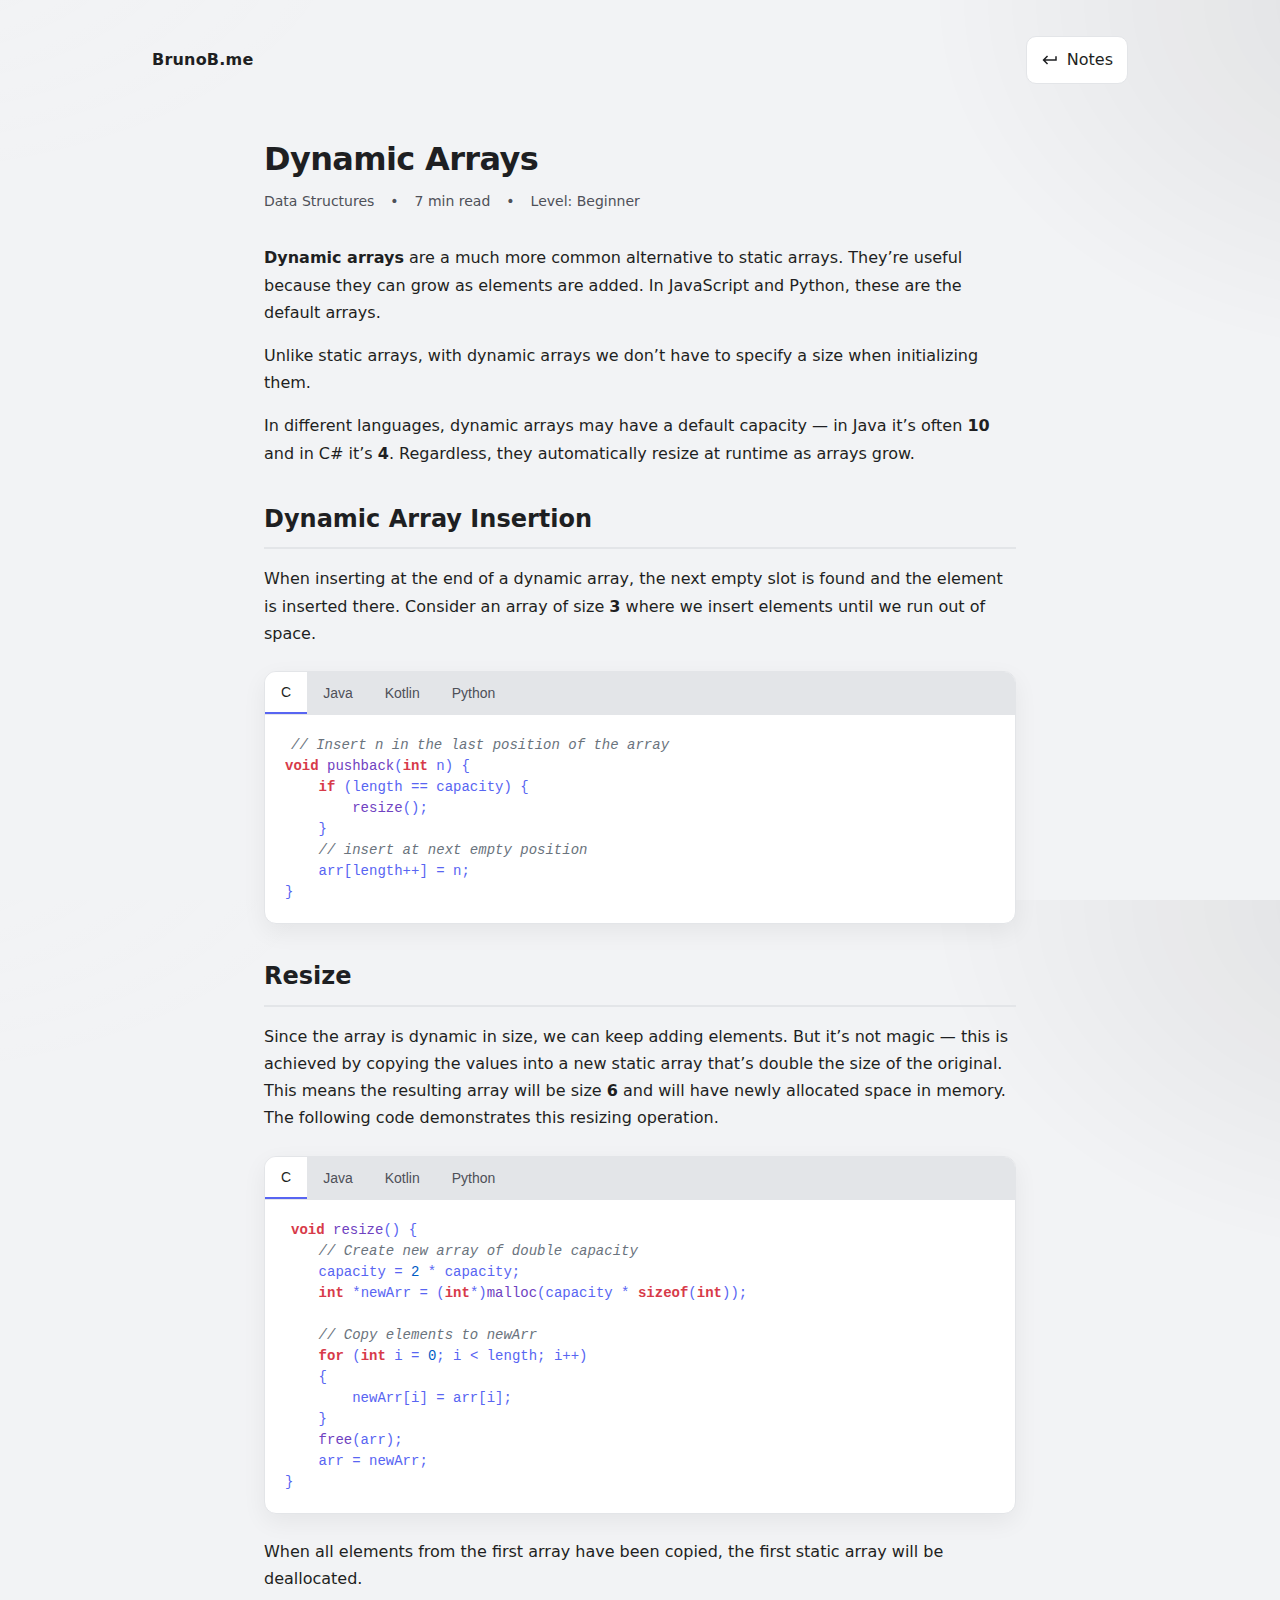
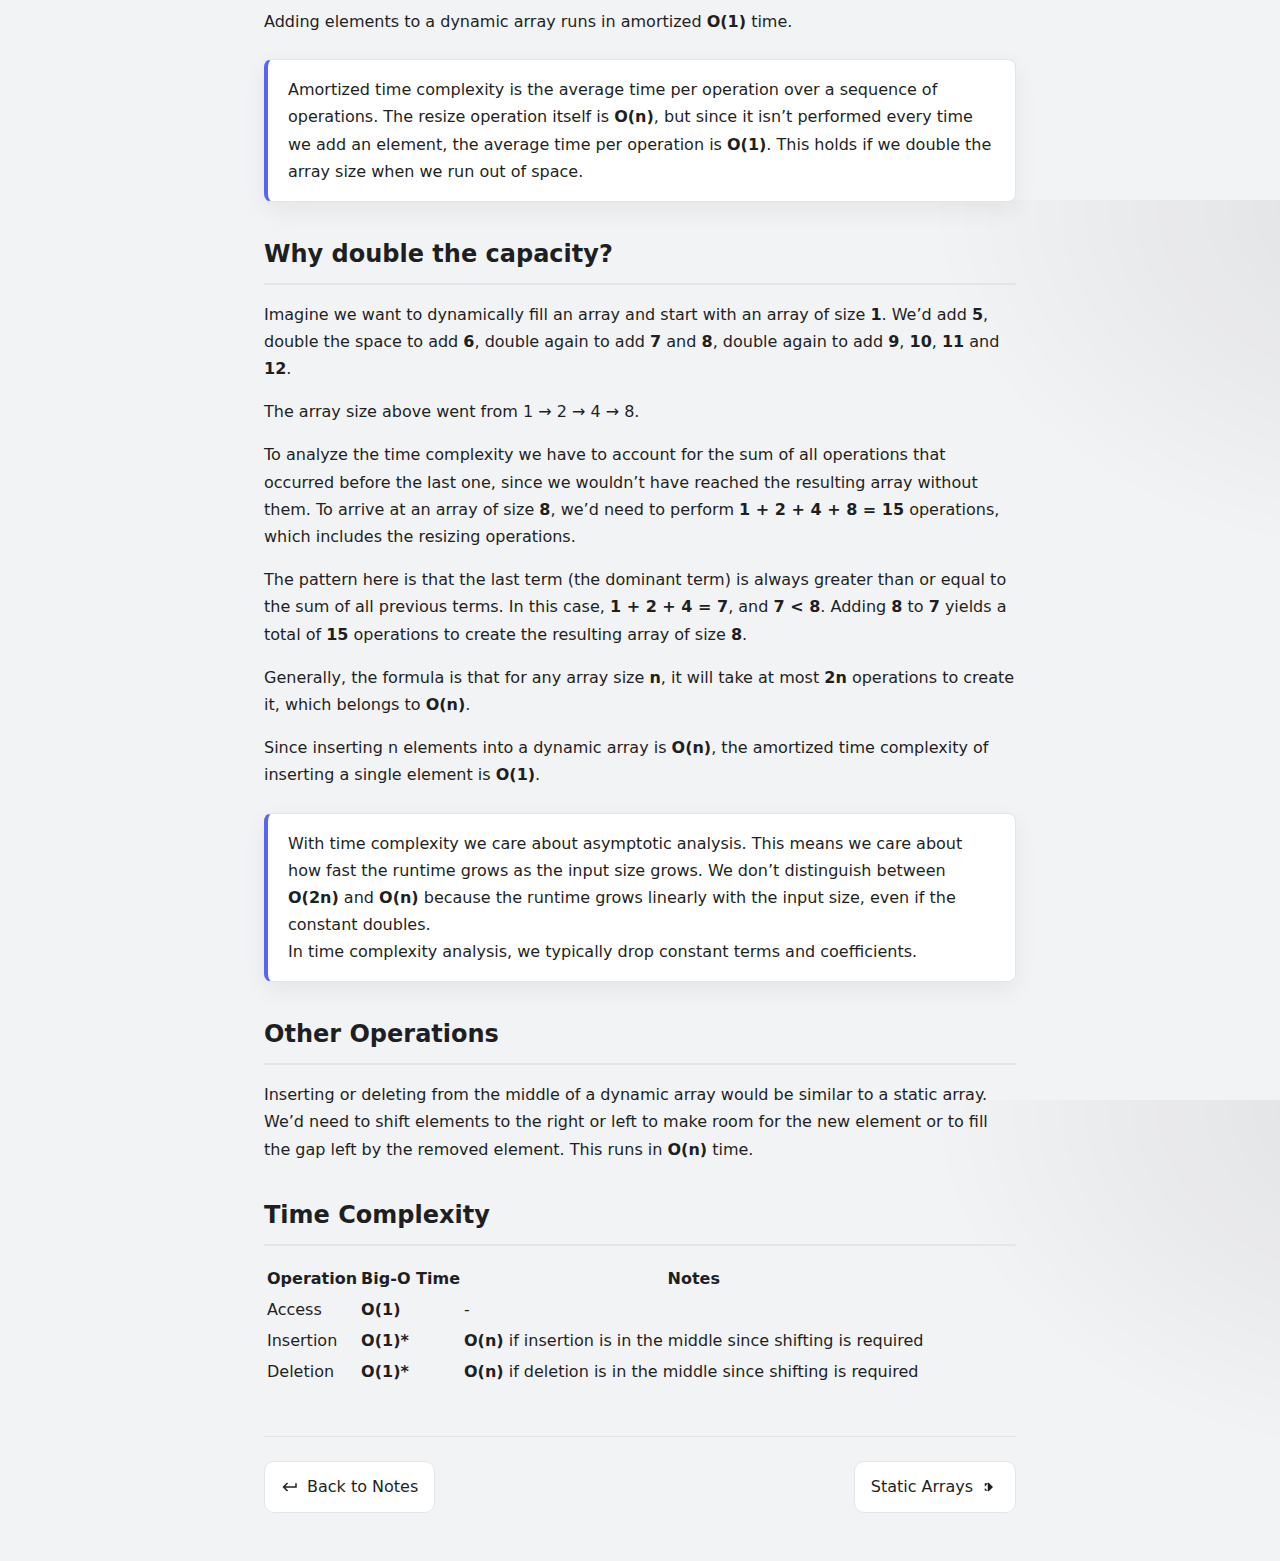
<file: apuntes/articles/dynamic-arrays.html>
<!doctype html>
<html lang="en">
	<head>
		<meta charset="utf-8" />
		<meta name="viewport" content="width=device-width, initial-scale=1" />
		<title>Dynamic Arrays — BrunoB Notes</title>
		<meta name="description" content="Learn about dynamic arrays, how they grow automatically, and why they are the most common alternative to static arrays." />
		<meta name="author" content="Bruno B." />
		<meta name="theme-color" content="#313338" media="(prefers-color-scheme: dark)">
		<meta name="theme-color" content="#f2f3f5" media="(prefers-color-scheme: light)">

		<meta property="og:title" content="Dynamic Arrays — BrunoB Notes" />
		<meta property="og:description" content="Learn about dynamic arrays and how they work in JavaScript, Python, and other languages." />
		<meta property="og:type" content="article" />

		<link rel="stylesheet" href="../../assets/css/article.css">

		<style>
			:root {
				--bg: #f2f3f5;           
				--fg: #1e1f22;          
				--muted: #4e5058;        
				--card: #ffffff;         
				--accent: #5865F2;       
				--accent-contrast: #ffffff;
				--border: #e3e5e8;       
				--shadow: 0 8px 24px rgba(0, 0, 0, 0.06);
			}
			:root.dark {
				--bg: #313338;          
				--fg: #dbdee1;           
				--muted: #b5bac1;       
				--card: #2b2d31;         
				--accent: #5865F2;      
				--accent-contrast: #ffffff;
				--border: #3f4147;  
				--shadow: 0 10px 28px rgba(0, 0, 0, 0.35);
			}
			@media (prefers-color-scheme: dark) {
				:root {
					--bg: #313338;
					--fg: #dbdee1;
					--muted: #b5bac1;
					--card: #2b2d31;
					--accent: #5865F2;
					--accent-contrast: #ffffff;
					--border: #3f4147;
					--shadow: 0 10px 28px rgba(0, 0, 0, 0.35);
				}
			}

			* { box-sizing: border-box; }
			html, body { height: 100%; }
			body {
				margin: 0;
				font-family: ui-sans-serif, system-ui, -apple-system, Segoe UI, Roboto, Ubuntu, Cantarell, Noto Sans, Arial, "Apple Color Emoji", "Segoe UI Emoji";
				color: var(--fg);
				background:
					radial-gradient(900px 500px at -10% -10%, rgba(255, 255, 255, 0.04), transparent 55%),
					radial-gradient(800px 600px at 110% 0%, rgba(0, 0, 0, 0.08), transparent 60%),
					var(--bg);
				line-height: 1.6;
			}

			.container {
				max-width: 1024px;
				margin: 0 auto;
				padding: 24px;
			}

			header {
				display: flex;
				align-items: center;
				justify-content: space-between;
				padding: 12px 0 0;
				margin-bottom: 32px;
			}
			.brand {
				display: inline-flex;
				align-items: center;
				gap: 12px;
				text-decoration: none;
				color: inherit;
			}
			.logo {
				width: 40px; height: 40px;
				border-radius: 12px;
				background: linear-gradient(135deg, #5865F2, #7289da);
				color: var(--accent-contrast);
				display: grid; place-items: center;
				font-weight: 800;
				box-shadow: var(--shadow);
			}
			.brand span { font-weight: 700; letter-spacing: 0.2px; }

			.actions { display: flex; gap: 10px; align-items: center; }
			.btn, .link {
				display: inline-flex; align-items: center; gap: 8px;
				border-radius: 10px; border: 1px solid var(--border);
				padding: 10px 14px; text-decoration: none; color: inherit;
				background: var(--card);
			}
			.btn:hover, .link:hover { filter: brightness(0.98); transform: translateY(-1px); transition: 150ms; }
			.icon { width: 18px; height: 18px; }
		</style>
	</head>
	<body>
		<div class="container">
			<header>
				<a class="brand" href="../../index.html" aria-label="Home">
					<span>BrunoB.me</span>
				</a>
				<div class="actions">
					<a class="link" href="../index.html">
						<svg class="icon" viewBox="0 0 24 24" fill="currentColor">
							<path d="M19 7v4H5.83l3.58-3.59L8 6l-6 6 6 6 1.41-1.41L5.83 13H21V7z"/>
						</svg>
						<span class="small">Notes</span>
					</a>
				</div>
			</header>

			<div class="article-container">
				<div class="article-header">
					<h1 class="article-title">Dynamic Arrays</h1>
					<div class="article-meta">
						<span>Data Structures</span>
						<span>•</span>
						<span>7 min read</span>
						<span>•</span>
						<span>Level: Beginner</span>
					</div>
				</div>

				<div class="article-content">
					<p><strong>Dynamic arrays</strong> are a much more common alternative to static arrays. They’re useful because they can grow as elements are added. In JavaScript and Python, these are the default arrays.</p>

					<p>Unlike static arrays, with dynamic arrays we don’t have to specify a size when initializing them.</p>

					<p>In different languages, dynamic arrays may have a default capacity — in Java it’s often <strong>10</strong> and in C# it’s <strong>4</strong>. Regardless, they automatically resize at runtime as arrays grow.</p>

					<h2>Dynamic Array Insertion</h2>
					<p>When inserting at the end of a dynamic array, the next empty slot is found and the element is inserted there. Consider an array of size <strong>3</strong> where we insert elements until we run out of space.</p>

					<div class="code-section">
						<div class="code-tabs">
							<button class="code-tab active" data-lang="c">C</button>
							<button class="code-tab" data-lang="java">Java</button>
							<button class="code-tab" data-lang="kotlin">Kotlin</button>
							<button class="code-tab" data-lang="python">Python</button>
						</div>
						<div class="code-content active" data-lang="c">
							<pre><code><span class="code-comment">// Insert n in the last position of the array</span>
<span class="code-keyword">void</span> <span class="code-function">pushback</span>(<span class="code-type">int</span> n) {
    <span class="code-keyword">if</span> (length == capacity) {
        <span class="code-function">resize</span>();
    }
    <span class="code-comment">// insert at next empty position</span>
    arr[length++] = n;
}</code></pre>
						</div>
						<div class="code-content" data-lang="java">
							<pre><code><span class="code-comment">// Insert n in the last position of the array</span>
<span class="code-keyword">void</span> <span class="code-function">pushback</span>(<span class="code-type">int</span> n) {
    <span class="code-keyword">if</span> (length == capacity) {
        <span class="code-function">resize</span>();
    }
    <span class="code-comment">// insert at next empty position</span>
    arr[length++] = n;
}</code></pre>
						</div>
						<div class="code-content" data-lang="kotlin">
							<pre><code><span class="code-comment">// Insert n in the last position of the array</span>
<span class="code-keyword">fun</span> <span class="code-function">pushback</span>(n: <span class="code-type">Int</span>) {
    <span class="code-keyword">if</span> (length == capacity) {
        <span class="code-function">resize</span>()
    }
    <span class="code-comment">// insert at next empty position</span>
    arr[length++] = n
}</code></pre>
						</div>
						<div class="code-content" data-lang="python">
							<pre><code><span class="code-comment"># Insert n in the last position of the array</span>
<span class="code-keyword">def</span> <span class="code-function">pushback</span>(n):
    <span class="code-keyword">if</span> length == capacity:
        <span class="code-function">resize</span>()
    <span class="code-comment"># insert at next empty position</span>
    arr[length] = n
    length += <span class="code-number">1</span></code></pre>
						</div>
					</div>

					<h2>Resize</h2>
					<p>Since the array is dynamic in size, we can keep adding elements. But it’s not magic — this is achieved by copying the values into a new static array that’s double the size of the original. This means the resulting array will be size <strong>6</strong> and will have newly allocated space in memory. The following code demonstrates this resizing operation.</p>

					<div class="code-section">
						<div class="code-tabs">
							<button class="code-tab active" data-lang="c">C</button>
							<button class="code-tab" data-lang="java">Java</button>
							<button class="code-tab" data-lang="kotlin">Kotlin</button>
							<button class="code-tab" data-lang="python">Python</button>
						</div>
						<div class="code-content active" data-lang="c">
							<pre><code><span class="code-keyword">void</span> <span class="code-function">resize</span>() {
    <span class="code-comment">// Create new array of double capacity</span>
    capacity = <span class="code-number">2</span> * capacity;
    <span class="code-type">int</span> *newArr = (<span class="code-type">int</span>*)<span class="code-function">malloc</span>(capacity * <span class="code-keyword">sizeof</span>(<span class="code-type">int</span>));

    <span class="code-comment">// Copy elements to newArr</span>
    <span class="code-keyword">for</span> (<span class="code-type">int</span> i = <span class="code-number">0</span>; i < length; i++)
    {
        newArr[i] = arr[i];
    }
    <span class="code-function">free</span>(arr);
    arr = newArr;
}</code></pre>
						</div>
						<div class="code-content" data-lang="java">
							<pre><code><span class="code-keyword">void</span> <span class="code-function">resize</span>() {
    <span class="code-comment">// Create new array of double capacity</span>
    capacity = <span class="code-number">2</span> * capacity;
    <span class="code-type">int</span>[] newArr = <span class="code-keyword">new</span> <span class="code-type">int</span>[capacity];

    <span class="code-comment">// Copy elements to newArr</span>
    <span class="code-keyword">for</span> (<span class="code-type">int</span> i = <span class="code-number">0</span>; i < length; i++)
    {
        newArr[i] = arr[i];
    }
    arr = newArr;
}</code></pre>
						</div>
						<div class="code-content" data-lang="kotlin">
							<pre><code><span class="code-keyword">fun</span> <span class="code-function">resize</span>() {
    <span class="code-comment">// Create new array of double capacity</span>
    capacity = <span class="code-number">2</span> * capacity
    <span class="code-keyword">val</span> newArr = <span class="code-function">IntArray</span>(capacity)

    <span class="code-comment">// Copy elements to newArr</span>
    <span class="code-keyword">for</span> (i <span class="code-keyword">in</span> <span class="code-number">0</span> <span class="code-keyword">until</span> length)
    {
        newArr[i] = arr[i]
    }
    arr = newArr
}</code></pre>
						</div>
						<div class="code-content" data-lang="python">
							<pre><code><span class="code-keyword">def</span> <span class="code-function">resize</span>():
    <span class="code-comment"># Create new array of double capacity</span>
    capacity = <span class="code-number">2</span> * capacity
    new_arr = [<span class="code-number">0</span>] * capacity

    <span class="code-comment"># Copy elements to new_arr</span>
    <span class="code-keyword">for</span> i <span class="code-keyword">in</span> <span class="code-builtin">range</span>(length):
        new_arr[i] = arr[i]
    
    arr = new_arr</code></pre>
						</div>
					</div>

					<p>When all elements from the first array have been copied, the first static array will be deallocated.</p>

					<p>Adding elements to a dynamic array runs in amortized <strong>O(1)</strong> time.</p>

					<div class="note-box">
						<p>Amortized time complexity is the average time per operation over a sequence of operations. The resize operation itself is <strong>O(n)</strong>, but since it isn’t performed every time we add an element, the average time per operation is <strong>O(1)</strong>. This holds if we double the array size when we run out of space.</p>
					</div>

					<h2>Why double the capacity?</h2>
					<p>Imagine we want to dynamically fill an array and start with an array of size <strong>1</strong>. We’d add <strong>5</strong>, double the space to add <strong>6</strong>, double again to add <strong>7</strong> and <strong>8</strong>, double again to add <strong>9</strong>, <strong>10</strong>, <strong>11</strong> and <strong>12</strong>.</p>

					<p>The array size above went from 1 → 2 → 4 → 8.</p>

					<p>To analyze the time complexity we have to account for the sum of all operations that occurred before the last one, since we wouldn’t have reached the resulting array without them. To arrive at an array of size <strong>8</strong>, we’d need to perform <strong>1 + 2 + 4 + 8 = 15</strong> operations, which includes the resizing operations.</p>

					<p>The pattern here is that the last term (the dominant term) is always greater than or equal to the sum of all previous terms. In this case, <strong>1 + 2 + 4 = 7</strong>, and <strong>7 < 8</strong>. Adding <strong>8</strong> to <strong>7</strong> yields a total of <strong>15</strong> operations to create the resulting array of size <strong>8</strong>.</p>

					<p>Generally, the formula is that for any array size <strong>n</strong>, it will take at most <strong>2n</strong> operations to create it, which belongs to <strong>O(n)</strong>.</p>

					<p>Since inserting n elements into a dynamic array is <strong>O(n)</strong>, the amortized time complexity of inserting a single element is <strong>O(1)</strong>.</p>

					<div class="note-box">
						<p>With time complexity we care about asymptotic analysis. This means we care about how fast the runtime grows as the input size grows. We don’t distinguish between <strong>O(2n)</strong> and <strong>O(n)</strong> because the runtime grows linearly with the input size, even if the constant doubles.</p>
						<p>In time complexity analysis, we typically drop constant terms and coefficients.</p>
					</div>

					<h2>Other Operations</h2>
					<p>Inserting or deleting from the middle of a dynamic array would be similar to a static array. We’d need to shift elements to the right or left to make room for the new element or to fill the gap left by the removed element. This runs in <strong>O(n)</strong> time.</p>

					<h2>Time Complexity</h2>
					<div class="table-container">
						<table>
							<thead>
								<tr>
									<th>Operation</th>
									<th>Big-O Time</th>
									<th>Notes</th>
								</tr>
							</thead>
							<tbody>
								<tr>
									<td>Access</td>
									<td><strong>O(1)</strong></td>
									<td>-</td>
								</tr>
								<tr>
									<td>Insertion</td>
									<td><strong>O(1)*</strong></td>
									<td><strong>O(n)</strong> if insertion is in the middle since shifting is required</td>
								</tr>
								<tr>
									<td>Deletion</td>
									<td><strong>O(1)*</strong></td>
									<td><strong>O(n)</strong> if deletion is in the middle since shifting is required</td>
								</tr>
							</tbody>
						</table>
					</div>
				</div>

				<div class="article-nav">
					<a href="../index.html" class="nav-link">
						<svg class="icon" viewBox="0 0 24 24" fill="currentColor">
							<path d="M19 7v4H5.83l3.58-3.59L8 6l-6 6 6 6 1.41-1.41L5.83 13H21V7z"/>
						</svg>
						Back to Notes
					</a>
					<a href="static-arrays.html" class="nav-link">
						Static Arrays
						<svg class="icon" viewBox="0 0 24 24" fill="currentColor">
							<path d="M5 17h4V7H5v4.59l3.58-3.58L10 6l6 6-6 6-1.41-1.41L5 13.41V17z"/>
						</svg>
					</a>
				</div>
			</div>
		</div>

		<script>
			// Code tabs functionality
			const codeTabs = document.querySelectorAll('.code-tab');
			const codeContents = document.querySelectorAll('.code-content');

			codeTabs.forEach(tab => {
				tab.addEventListener('click', function() {
					const targetLang = this.dataset.lang;
					const codeSection = this.closest('.code-section');
					
					// Remove active class from all tabs and contents in this section
					codeSection.querySelectorAll('.code-tab').forEach(t => t.classList.remove('active'));
					codeSection.querySelectorAll('.code-content').forEach(c => c.classList.remove('active'));
					
					// Add active class to clicked tab and corresponding content
					this.classList.add('active');
					codeSection.querySelector(`[data-lang="${targetLang}"].code-content`).classList.add('active');
				});
			});
		</script>
	</body>
</html>
</file>
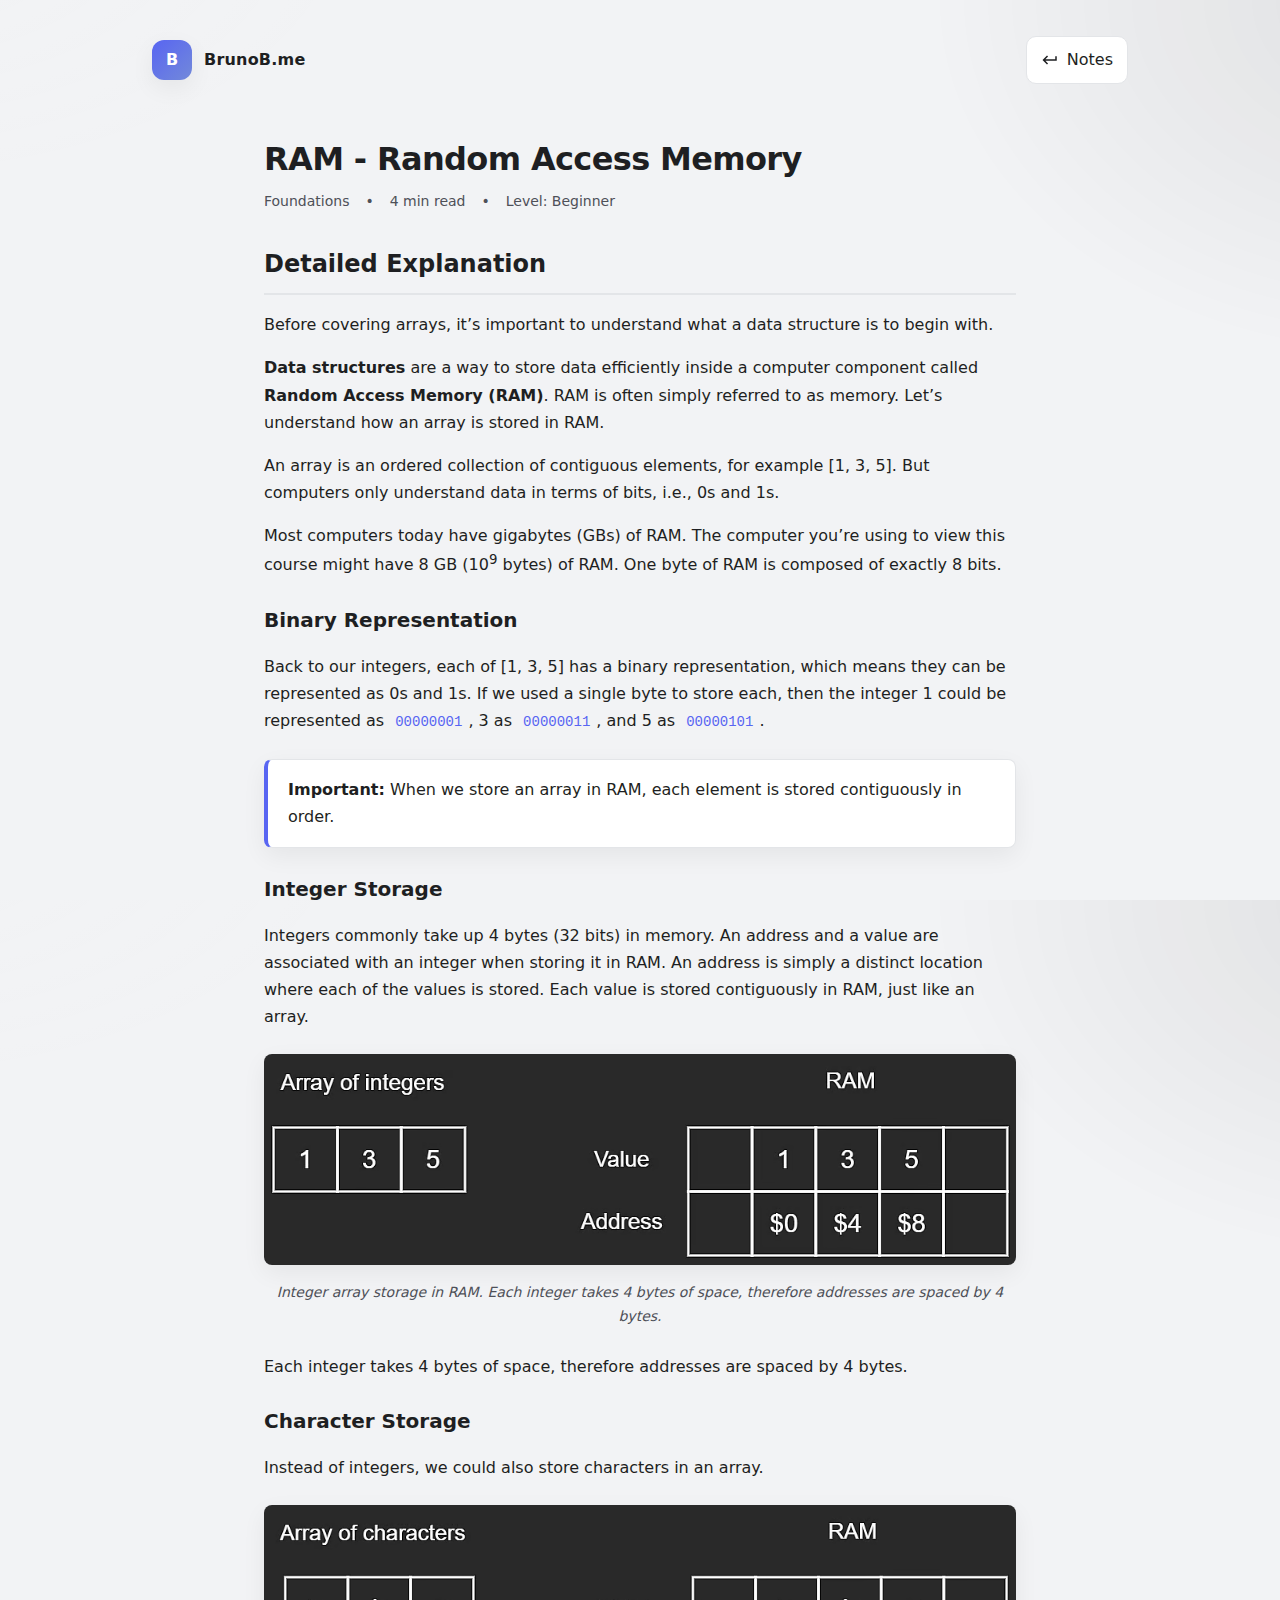
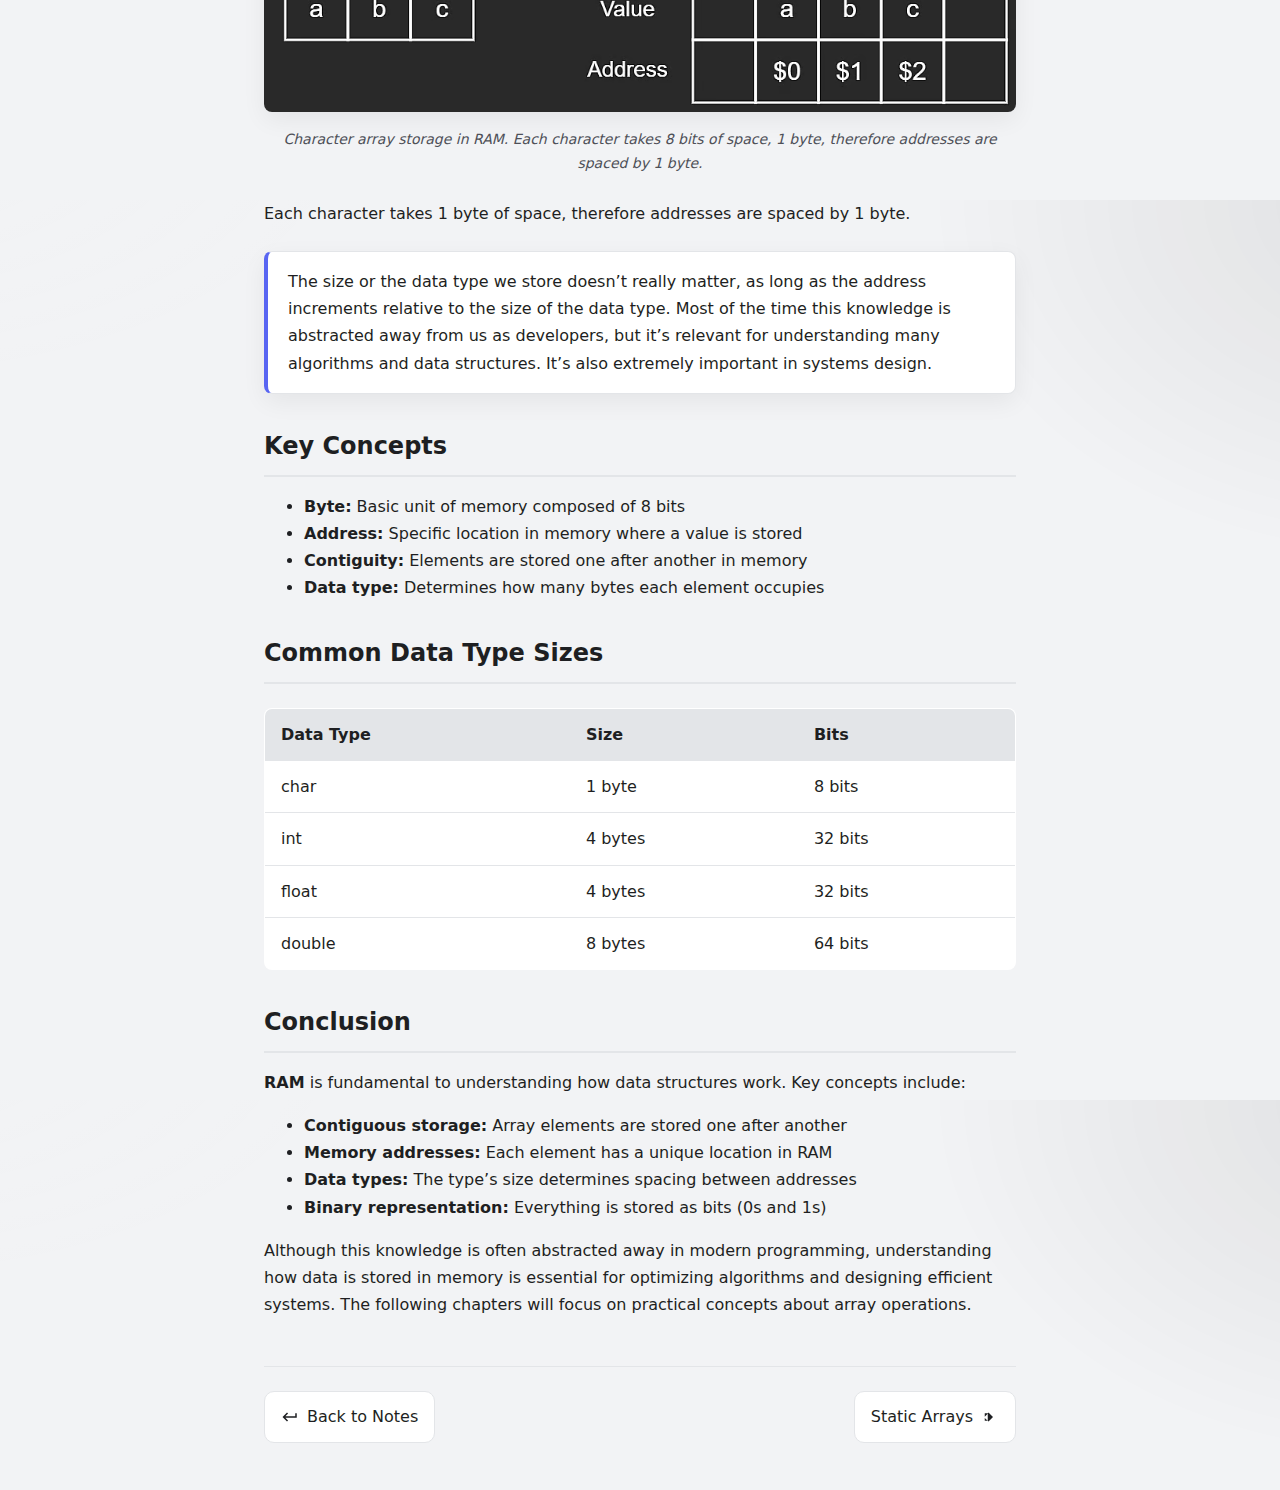
<file: apuntes/articles/ram.html>
<!doctype html>
<html lang="en">
	<head>
		<meta charset="utf-8" />
		<meta name="viewport" content="width=device-width, initial-scale=1" />
		<title>RAM — BrunoB Notes</title>
		<meta name="description" content="Understand how RAM works and how data structures are stored in computer memory." />
		<meta name="author" content="Bruno B." />
		<meta name="theme-color" content="#313338" media="(prefers-color-scheme: dark)">
		<meta name="theme-color" content="#f2f3f5" media="(prefers-color-scheme: light)">

		<!-- Open Graph / Social -->
		<meta property="og:title" content="RAM — BrunoB Notes" />
		<meta property="og:description" content="Understand how RAM works and how data structures are stored in memory." />
		<meta property="og:type" content="article" />

		<link rel="stylesheet" href="../../assets/css/article.css">

		<style>
			:root {
				--bg: #f2f3f5;           
				--fg: #1e1f22;          
				--muted: #4e5058;        
				--card: #ffffff;         
				--accent: #5865F2;       
				--accent-contrast: #ffffff;
				--border: #e3e5e8;       
				--shadow: 0 8px 24px rgba(0, 0, 0, 0.06);
			}
			:root.dark {
				--bg: #313338;          
				--fg: #dbdee1;           
				--muted: #b5bac1;       
				--card: #2b2d31;         
				--accent: #5865F2;      
				--accent-contrast: #ffffff;
				--border: #3f4147;  
				--shadow: 0 10px 28px rgba(0, 0, 0, 0.35);
			}
			@media (prefers-color-scheme: dark) {
				:root {
					--bg: #313338;
					--fg: #dbdee1;
					--muted: #b5bac1;
					--card: #2b2d31;
					--accent: #5865F2;
					--accent-contrast: #ffffff;
					--border: #3f4147;
					--shadow: 0 10px 28px rgba(0, 0, 0, 0.35);
				}
			}

			* { box-sizing: border-box; }
			html, body { height: 100%; }
			body {
				margin: 0;
				font-family: ui-sans-serif, system-ui, -apple-system, Segoe UI, Roboto, Ubuntu, Cantarell, Noto Sans, Arial, "Apple Color Emoji", "Segoe UI Emoji";
				color: var(--fg);
				background:
					radial-gradient(900px 500px at -10% -10%, rgba(255, 255, 255, 0.04), transparent 55%),
					radial-gradient(800px 600px at 110% 0%, rgba(0, 0, 0, 0.08), transparent 60%),
					var(--bg);
				line-height: 1.6;
			}

			.container {
				max-width: 1024px;
				margin: 0 auto;
				padding: 24px;
			}

			header {
				display: flex;
				align-items: center;
				justify-content: space-between;
				padding: 12px 0 0;
				margin-bottom: 32px;
			}
			.brand {
				display: inline-flex;
				align-items: center;
				gap: 12px;
				text-decoration: none;
				color: inherit;
			}
			.logo {
				width: 40px; height: 40px;
				border-radius: 12px;
				background: linear-gradient(135deg, #5865F2, #7289da);
				color: var(--accent-contrast);
				display: grid; place-items: center;
				font-weight: 800;
				box-shadow: var(--shadow);
			}
			.brand span { font-weight: 700; letter-spacing: 0.2px; }

			.actions { display: flex; gap: 10px; align-items: center; }
			.btn, .link {
				display: inline-flex; align-items: center; gap: 8px;
				border-radius: 10px; border: 1px solid var(--border);
				padding: 10px 14px; text-decoration: none; color: inherit;
				background: var(--card);
			}
			.btn:hover, .link:hover { filter: brightness(0.98); transform: translateY(-1px); transition: 150ms; }
			.icon { width: 18px; height: 18px; }
		</style>
	</head>
	<body>
		<div class="container">
			<header>
				<a class="brand" href="../../index.html" aria-label="Home">
					<div class="logo">B</div>
					<span>BrunoB.me</span>
				</a>
				<div class="actions">
					<a class="link" href="../index.html">
						<svg class="icon" viewBox="0 0 24 24" fill="currentColor">
							<path d="M19 7v4H5.83l3.58-3.59L8 6l-6 6 6 6 1.41-1.41L5.83 13H21V7z"/>
						</svg>
						<span class="small">Notes</span>
					</a>
				</div>
			</header>

			<div class="article-container">
				<div class="article-header">
					<h1 class="article-title">RAM - Random Access Memory</h1>
					<div class="article-meta">
						<span>Foundations</span>
						<span>•</span>
						<span>4 min read</span>
						<span>•</span>
						<span>Level: Beginner</span>
					</div>
				</div>

				<div class="article-content">
					<h2>Detailed Explanation</h2>
					<p>Before covering arrays, it’s important to understand what a data structure is to begin with.</p>

					<p><strong>Data structures</strong> are a way to store data efficiently inside a computer component called <strong>Random Access Memory (RAM)</strong>. RAM is often simply referred to as memory. Let’s understand how an array is stored in RAM.</p>

					<p>An array is an ordered collection of contiguous elements, for example [1, 3, 5]. But computers only understand data in terms of bits, i.e., 0s and 1s.</p>

					<p>Most computers today have gigabytes (GBs) of RAM. The computer you’re using to view this course might have 8 GB (10<sup>9</sup> bytes) of RAM. One byte of RAM is composed of exactly 8 bits.</p>

					<h3>Binary Representation</h3>
					<p>Back to our integers, each of [1, 3, 5] has a binary representation, which means they can be represented as 0s and 1s. If we used a single byte to store each, then the integer 1 could be represented as <code>00000001</code>, 3 as <code>00000011</code>, and 5 as <code>00000101</code>.</p>

					<div class="note-box">
						<p><strong>Important:</strong> When we store an array in RAM, each element is stored contiguously in order.</p>
					</div>

					<h3>Integer Storage</h3>
					<p>Integers commonly take up 4 bytes (32 bits) in memory. An address and a value are associated with an integer when storing it in RAM. An address is simply a distinct location where each of the values is stored. Each value is stored contiguously in RAM, just like an array.</p>

					<div class="article-image">
						<img src="../../assets/images/integer-array-ram.avif" alt="Integer array storage in RAM" loading="lazy">
						<figcaption>Integer array storage in RAM. Each integer takes 4 bytes of space, therefore addresses are spaced by 4 bytes.</figcaption>
					</div>

					<p>Each integer takes 4 bytes of space, therefore addresses are spaced by 4 bytes.</p>

					<h3>Character Storage</h3>
					<p>Instead of integers, we could also store characters in an array.</p>

					<div class="article-image">
						<img src="../../assets/images/character-array-ram.avif" alt="Character array storage in RAM" loading="lazy">
						<figcaption>Character array storage in RAM. Each character takes 8 bits of space, 1 byte, therefore addresses are spaced by 1 byte.</figcaption>
					</div>

					<p>Each character takes 1 byte of space, therefore addresses are spaced by 1 byte.</p>

					<div class="note-box">
						<p>The size or the data type we store doesn’t really matter, as long as the address increments relative to the size of the data type. Most of the time this knowledge is abstracted away from us as developers, but it’s relevant for understanding many algorithms and data structures. It’s also extremely important in systems design.</p>
					</div>

					<h2>Key Concepts</h2>
					<ul>
						<li><strong>Byte:</strong> Basic unit of memory composed of 8 bits</li>
						<li><strong>Address:</strong> Specific location in memory where a value is stored</li>
						<li><strong>Contiguity:</strong> Elements are stored one after another in memory</li>
						<li><strong>Data type:</strong> Determines how many bytes each element occupies</li>
					</ul>

					<h2>Common Data Type Sizes</h2>
					<div class="complexity-table">
						<table>
							<thead>
								<tr>
									<th>Data Type</th>
									<th>Size</th>
									<th>Bits</th>
								</tr>
							</thead>
							<tbody>
								<tr>
									<td>char</td>
									<td>1 byte</td>
									<td>8 bits</td>
								</tr>
								<tr>
									<td>int</td>
									<td>4 bytes</td>
									<td>32 bits</td>
								</tr>
								<tr>
									<td>float</td>
									<td>4 bytes</td>
									<td>32 bits</td>
								</tr>
								<tr>
									<td>double</td>
									<td>8 bytes</td>
									<td>64 bits</td>
								</tr>
							</tbody>
						</table>
					</div>

					<h2>Conclusion</h2>
					<p><strong>RAM</strong> is fundamental to understanding how data structures work. Key concepts include:</p>
					
					<ul>
						<li><strong>Contiguous storage:</strong> Array elements are stored one after another</li>
						<li><strong>Memory addresses:</strong> Each element has a unique location in RAM</li>
						<li><strong>Data types:</strong> The type’s size determines spacing between addresses</li>
						<li><strong>Binary representation:</strong> Everything is stored as bits (0s and 1s)</li>
					</ul>

					<p>Although this knowledge is often abstracted away in modern programming, understanding how data is stored in memory is essential for optimizing algorithms and designing efficient systems. The following chapters will focus on practical concepts about array operations.</p>
				</div>

				<div class="article-nav">
					<a href="../index.html" class="nav-link">
						<svg class="icon" viewBox="0 0 24 24" fill="currentColor">
							<path d="M19 7v4H5.83l3.58-3.59L8 6l-6 6 6 6 1.41-1.41L5.83 13H21V7z"/>
						</svg>
						Back to Notes
					</a>
					<a href="static-arrays.html" class="nav-link">
						Static Arrays
						<svg class="icon" viewBox="0 0 24 24" fill="currentColor">
							<path d="M5 17h4V7H5v4.59l3.58-3.58L10 6l6 6-6 6-1.41-1.41L5 13.41V17z"/>
						</svg>
					</a>
				</div>
			</div>
		</div>
	</body>
</html>
</file>
<file: lec/style.css>
body {
  background: linear-gradient(135deg, #0a0a0a 0%, #1a1a1a 100%);
  background-attachment: fixed;
  color: white;
  font-family: 'Inter', sans-serif;
  margin: 0;
  padding: 0;
  min-height: 100vh;
}

header {
  text-align: center;
  padding: 2rem 0;
  background: linear-gradient(180deg, rgba(0,0,0,0.4) 0%, rgba(0,0,0,0) 100%);
  text-shadow: 0 2px 10px rgba(0,0,0,0.5);
}

header h1 {
  font-size: 2.5rem;
  margin-bottom: 0.5rem;
  background: linear-gradient(135deg, #ffffff 0%, #cccccc 100%);
  -webkit-background-clip: text;
  -webkit-text-fill-color: transparent;
  background-clip: text;
  filter: drop-shadow(0 2px 4px rgba(0,0,0,0.3));
}

header h2 {
  font-size: 1.2rem;
  color: #aaa;
  letter-spacing: 1px;
  margin-bottom: 1rem;
}

#reset-btn {
  background: linear-gradient(145deg, #2a2a2a 0%, #1f1f1f 100%);
  color: #fff;
  border: 1px solid rgba(255, 255, 255, 0.15);
  padding: 0.6rem 1.2rem;
  border-radius: 6px;
  font-size: 0.9rem;
  cursor: pointer;
  transition: all 0.3s ease;
  box-shadow: 
    0 2px 4px rgba(0,0,0,0.3),
    inset 0 1px 0 rgba(255,255,255,0.05);
  font-family: 'Inter', sans-serif;
  font-weight: 500;
}

#reset-btn:hover {
  background: linear-gradient(145deg, #333333 0%, #252525 100%);
  transform: translateY(-1px);
  box-shadow: 
    0 4px 8px rgba(0,0,0,0.4),
    inset 0 1px 0 rgba(255,255,255,0.08);
}

#reset-btn:active {
  transform: translateY(0);
  box-shadow: 
    0 1px 2px rgba(0,0,0,0.3),
    inset 0 1px 3px rgba(0,0,0,0.3);
}

.legend {
  position: fixed;
  top: 50%;
  right: 1rem;
  transform: translateY(-50%);
  background: linear-gradient(145deg, #1e1e1e 0%, #151515 100%);
  border-radius: 8px;
  padding: 0.8rem;
  box-shadow: 
    0 4px 6px rgba(0,0,0,0.3),
    0 8px 20px rgba(0,0,0,0.2),
    inset 0 1px 0 rgba(255,255,255,0.05);
  border: 1px solid rgba(255,255,255,0.08);
  z-index: 100;
}

.legend-item {
  display: flex;
  align-items: center;
  gap: 0.6rem;
  margin-bottom: 0.6rem;
}

.legend-item:last-child {
  margin-bottom: 0;
}

.legend-color {
  width: 20px;
  height: 20px;
  border-radius: 3px;
  flex-shrink: 0;
  box-shadow: 0 2px 4px rgba(0,0,0,0.3);
}

.legend-color.green {
  background: rgba(34, 197, 94, 0.4);
  border: 2px solid rgba(34, 197, 94, 0.8);
}

.legend-color.yellow {
  background: rgba(234, 179, 8, 0.4);
  border: 2px solid rgba(234, 179, 8, 0.8);
}

.legend-color.red {
  background: rgba(220, 38, 38, 0.4);
  border: 2px solid rgba(220, 38, 38, 0.8);
}

.legend-item span {
  color: #ddd;
  font-size: 0.85rem;
  white-space: nowrap;
}

@media (max-width: 1200px) {
  .legend {
    position: static;
    transform: none;
    margin: 1rem auto;
    max-width: fit-content;
  }
}

main {
  display: grid;
  grid-template-columns: repeat(auto-fit, minmax(280px, 1fr));
  gap: 1.5rem;
  padding: 2rem;
  max-width: 1400px;
  margin: 0 auto;
}

.team-card {
  background: linear-gradient(145deg, #1e1e1e 0%, #151515 100%);
  border-radius: 12px;
  padding: 1.2rem;
  box-shadow: 
    0 4px 6px rgba(0,0,0,0.3),
    0 8px 20px rgba(0,0,0,0.2),
    inset 0 1px 0 rgba(255,255,255,0.05);
  border: 1px solid rgba(255,255,255,0.08);
  display: flex;
  flex-direction: column;
  transition: transform 0.2s ease, box-shadow 0.2s ease;
}

.team-card:hover {
  transform: translateY(-2px);
  box-shadow: 
    0 6px 12px rgba(0,0,0,0.4),
    0 12px 30px rgba(0,0,0,0.3),
    inset 0 1px 0 rgba(255,255,255,0.05);
}

.team-name {
  font-weight: bold;
  font-size: 1.2rem;
  text-align: center;
  margin-bottom: 0.8rem;
  border-bottom: 1px solid rgba(255,255,255,0.1);
  padding-bottom: 0.8rem;
  display: flex;
  align-items: center;
  justify-content: center;
  gap: 0.8rem;
}

.team-name span {
  text-shadow: 0 2px 4px rgba(0,0,0,0.5);
  background: linear-gradient(135deg, #ffffff 0%, #aaaaaa 100%);
  -webkit-background-clip: text;
  -webkit-text-fill-color: transparent;
  background-clip: text;
}

.team-logo {
  width: 32px;
  height: 32px;
  object-fit: contain;
  filter: drop-shadow(0 2px 4px rgba(0,0,0,0.5));
}

.player-row {
  display: flex;
  justify-content: space-between;
  align-items: center;
  padding: 0.5rem;
  margin: 0.2rem 0;
  font-size: 1.05rem;
  gap: 0.5rem;
  background: rgba(255,255,255,0.02);
  border-radius: 6px;
  transition: background 0.2s ease, transform 0.2s ease;
}

.player-row:hover {
  background: rgba(255,255,255,0.05);
  transform: translateX(2px);
}

/* Color states for rows */
.player-row.red {
  background: rgba(220, 38, 38, 0.25);
  border-left: 3px solid rgba(220, 38, 38, 0.8);
}

.player-row.red:hover {
  background: rgba(220, 38, 38, 0.35);
}

.player-row.yellow {
  background: rgba(234, 179, 8, 0.25);
  border-left: 3px solid rgba(234, 179, 8, 0.8);
}

.player-row.yellow:hover {
  background: rgba(234, 179, 8, 0.35);
}

.player-row.green {
  background: rgba(34, 197, 94, 0.25);
  border-left: 3px solid rgba(34, 197, 94, 0.8);
}

.player-row.green:hover {
  background: rgba(34, 197, 94, 0.35);
}

/* Green rows are locked - names cannot be edited */
.player-row.green .editable-name {
  cursor: default;
  opacity: 0.9;
}

.player-row.green .editable-name:hover {
  background-color: transparent;
  box-shadow: none;
  transform: none;
}

.player-row span {
  flex: 1;
  text-align: center;
}

.player-row .arrow {
  color: #999;
  flex: 0.3;
}

.role-icon {
  width: 20px;
  height: 20px;
  flex-shrink: 0;
  opacity: 0.9;
  filter: brightness(0.9) drop-shadow(0 2px 3px rgba(0,0,0,0.4));
}

.coach {
  display: flex;
  align-items: center;
  justify-content: center;
  gap: 0.6rem;
  text-align: center;
  font-size: 1.05rem;
  margin-top: 0.8rem;
  padding: 0.6rem;
  background: rgba(255,255,255,0.03);
  border-radius: 6px;
  border-top: 1px solid rgba(255,255,255,0.08);
  transition: background 0.2s ease, transform 0.2s ease;
  cursor: pointer;
}

.coach:hover {
  background: rgba(255,255,255,0.05);
}

/* Color state for coach */
.coach.yellow {
  background: rgba(234, 179, 8, 0.25);
  border-left: 3px solid rgba(234, 179, 8, 0.8);
}

.coach.yellow:hover {
  background: rgba(234, 179, 8, 0.35);
}

.coach-icon {
  width: 24px;
  height: 24px;
  flex-shrink: 0;
  filter: brightness(0) invert(1) drop-shadow(0 2px 3px rgba(0,0,0,0.4));
}

.coach .editable-name {
  color: #fff;
  font-weight: 500;
}

.editable-name {
  cursor: pointer;
  transition: all 0.2s ease;
  padding: 4px 6px;
  border-radius: 4px;
}

.editable-name:hover {
  background-color: rgba(255, 255, 255, 0.1);
  box-shadow: 0 2px 4px rgba(0,0,0,0.3);
  transform: scale(1.02);
}

.edit-input {
  background: linear-gradient(145deg, #2a2a2a 0%, #1f1f1f 100%);
  border: 2px solid #4a90e2;
  color: white;
  padding: 4px 8px;
  border-radius: 4px;
  outline: none;
  font-family: 'Inter', sans-serif;
  box-shadow: 
    0 2px 8px rgba(74, 144, 226, 0.3),
    inset 0 1px 3px rgba(0,0,0,0.3);
}

/* Transfer History Footer */
.transfer-history {
  background: linear-gradient(180deg, rgba(0,0,0,0) 0%, rgba(0,0,0,0.4) 100%);
  padding: 3rem 2rem 2rem;
  margin-top: 3rem;
}

.transfer-history h2 {
  text-align: center;
  font-size: 1.5rem;
  margin-bottom: 2rem;
  background: linear-gradient(135deg, #ffffff 0%, #aaaaaa 100%);
  -webkit-background-clip: text;
  -webkit-text-fill-color: transparent;
  background-clip: text;
  text-shadow: 0 2px 4px rgba(0,0,0,0.5);
}

.history-timeline {
  max-width: 900px;
  margin: 0 auto;
  display: flex;
  flex-direction: column;
  gap: 1rem;
}

.history-item {
  background: linear-gradient(145deg, #1e1e1e 0%, #151515 100%);
  border-radius: 8px;
  padding: 1rem 1.5rem;
  border-left: 4px solid #4a90e2;
  box-shadow: 
    0 2px 4px rgba(0,0,0,0.3),
    inset 0 1px 0 rgba(255,255,255,0.05);
  display: flex;
  align-items: center;
  gap: 1.5rem;
  transition: transform 0.2s ease, box-shadow 0.2s ease;
}

.history-item:hover {
  transform: translateX(4px);
  box-shadow: 
    0 4px 8px rgba(0,0,0,0.4),
    inset 0 1px 0 rgba(255,255,255,0.05);
}

.history-date {
  font-size: 0.8rem;
  color: #888;
  min-width: 80px;
  text-align: right;
  border-right: 1px solid rgba(255,255,255,0.1);
  padding-right: 1rem;
}

.history-content {
  flex: 1;
  display: flex;
  align-items: center;
  gap: 0.8rem;
  flex-wrap: wrap;
}

.history-team {
  font-weight: 600;
  color: #4a90e2;
}

.history-player {
  color: #fff;
  font-weight: 500;
}

.history-role {
  color: #aaa;
  font-size: 0.9rem;
  font-style: italic;
}

.history-arrow {
  color: #999;
}

@media (max-width: 768px) {
  .history-item {
    flex-direction: column;
    align-items: flex-start;
    gap: 0.8rem;
  }
  
  .history-date {
    border-right: none;
    border-bottom: 1px solid rgba(255,255,255,0.1);
    padding-right: 0;
    padding-bottom: 0.5rem;
    width: 100%;
    text-align: left;
  }
}
</file>
<file: lecVersus/styles.css>
/* ======================================================
   LEC Versus 2026 — Premium Stylesheet
   ====================================================== */

/* === CSS Variables & Themes === */
:root {
    /* Dark theme (default) */
    --bg-primary: #0a0a0f;
    --bg-secondary: #12121a;
    --bg-tertiary: #1a1a28;
    --bg-card: #16161f;
    --bg-elevated: #1e1e2a;
    --text-primary: #f0f0f5;
    --text-secondary: #a8a8b8;
    --text-muted: #5a5a6a;
    --accent-primary: #6366f1;
    --accent-secondary: #8b5cf6;
    --accent-tertiary: #a78bfa;
    --accent-glow: rgba(99, 102, 241, 0.4);
    --success: #10b981;
    --success-light: #34d399;
    --success-bg: rgba(16, 185, 129, 0.12);
    --success-glow: rgba(16, 185, 129, 0.3);
    --warning: #f59e0b;
    --warning-light: #fbbf24;
    --warning-bg: rgba(245, 158, 11, 0.12);
    --warning-glow: rgba(245, 158, 11, 0.3);
    --danger: #ef4444;
    --danger-light: #f87171;
    --danger-bg: rgba(239, 68, 68, 0.12);
    --danger-glow: rgba(239, 68, 68, 0.3);
    --border: rgba(255, 255, 255, 0.06);
    --border-light: rgba(255, 255, 255, 0.1);
    --shadow-sm: 0 2px 8px rgba(0, 0, 0, 0.3);
    --shadow-md: 0 8px 24px rgba(0, 0, 0, 0.4);
    --shadow-lg: 0 16px 48px rgba(0, 0, 0, 0.5);
    --shadow-glow: 0 0 40px var(--accent-glow);
    --glass-bg: rgba(18, 18, 26, 0.8);
    --glass-border: rgba(255, 255, 255, 0.08);
    --radius: 12px;
    --radius-lg: 20px;
    --radius-xl: 28px;
    --nav-height: 54px;
    --ease-out: cubic-bezier(0.16, 1, 0.3, 1);
    --ease-spring: cubic-bezier(0.34, 1.56, 0.64, 1);
}

/* Light theme */
[data-theme="light"] {
    --bg-primary: #f5f5f9;
    --bg-secondary: #ffffff;
    --bg-tertiary: #eeeef2;
    --bg-card: #ffffff;
    --bg-elevated: #f0f0f5;
    --text-primary: #1a1a2e;
    --text-secondary: #555566;
    --text-muted: #888899;
    --accent-glow: rgba(99, 102, 241, 0.2);
    --border: rgba(0, 0, 0, 0.06);
    --border-light: rgba(0, 0, 0, 0.1);
    --shadow-sm: 0 2px 8px rgba(0, 0, 0, 0.08);
    --shadow-md: 0 8px 24px rgba(0, 0, 0, 0.1);
    --shadow-lg: 0 16px 48px rgba(0, 0, 0, 0.12);
    --glass-bg: rgba(255, 255, 255, 0.85);
    --glass-border: rgba(0, 0, 0, 0.06);
    --success-bg: rgba(16, 185, 129, 0.1);
    --success-glow: rgba(16, 185, 129, 0.15);
    --warning-bg: rgba(245, 158, 11, 0.1);
    --warning-glow: rgba(245, 158, 11, 0.15);
    --danger-bg: rgba(239, 68, 68, 0.1);
    --danger-glow: rgba(239, 68, 68, 0.15);
}

/* === Reset & Base === */
*, *::before, *::after {
    margin: 0;
    padding: 0;
    box-sizing: border-box;
}

html {
    scroll-behavior: smooth;
    scroll-padding-top: calc(var(--nav-height) + 16px);
}

body {
    font-family: 'Inter', -apple-system, BlinkMacSystemFont, 'Segoe UI', sans-serif;
    background: var(--bg-primary);
    color: var(--text-primary);
    line-height: 1.6;
    min-height: 100vh;
    overflow-x: hidden;
    transition: background-color 0.4s ease, color 0.3s ease;
    -webkit-font-smoothing: antialiased;
    -moz-osx-font-smoothing: grayscale;
}

/* Animated background */
body::before {
    content: '';
    position: fixed;
    inset: 0;
    background: 
        radial-gradient(ellipse 80% 50% at 20% -20%, rgba(99, 102, 241, 0.12) 0%, transparent 50%),
        radial-gradient(ellipse 60% 40% at 80% 100%, rgba(139, 92, 246, 0.08) 0%, transparent 50%),
        radial-gradient(ellipse 40% 30% at 50% 50%, rgba(99, 102, 241, 0.04) 0%, transparent 50%);
    pointer-events: none;
    z-index: -1;
    transition: opacity 0.4s ease;
}

[data-theme="light"] body::before {
    opacity: 0.5;
}

::selection {
    background: var(--accent-primary);
    color: white;
}

/* === Loading Screen === */
.loading-screen {
    position: fixed;
    inset: 0;
    background: var(--bg-primary);
    display: flex;
    align-items: center;
    justify-content: center;
    z-index: 10000;
    transition: opacity 0.5s ease, visibility 0.5s ease;
}

.loading-screen.hidden {
    opacity: 0;
    visibility: hidden;
    pointer-events: none;
}

.loading-content {
    text-align: center;
    display: flex;
    flex-direction: column;
    align-items: center;
    gap: 20px;
}

.loading-logo {
    width: 80px;
    height: 80px;
    animation: pulse-glow 1.5s ease-in-out infinite;
}

.loading-spinner {
    width: 40px;
    height: 40px;
    border: 3px solid var(--border-light);
    border-top-color: var(--accent-primary);
    border-radius: 50%;
    animation: spin 0.8s linear infinite;
}

.loading-content p {
    color: var(--text-secondary);
    font-size: 0.9rem;
    font-weight: 500;
}

@keyframes spin {
    to { transform: rotate(360deg); }
}

@keyframes pulse-glow {
    0%, 100% { filter: drop-shadow(0 0 10px var(--accent-glow)); transform: scale(1); }
    50% { filter: drop-shadow(0 0 25px var(--accent-glow)); transform: scale(1.05); }
}

/* === Toast Notifications === */
.toast-container {
    position: fixed;
    bottom: 24px;
    right: 24px;
    z-index: 9999;
    display: flex;
    flex-direction: column;
    gap: 10px;
    pointer-events: none;
}

.toast {
    background: var(--glass-bg);
    backdrop-filter: blur(20px);
    -webkit-backdrop-filter: blur(20px);
    border: 1px solid var(--glass-border);
    border-radius: var(--radius);
    padding: 14px 20px;
    display: flex;
    align-items: center;
    gap: 10px;
    box-shadow: var(--shadow-lg);
    pointer-events: auto;
    animation: toast-in 0.4s var(--ease-spring);
    font-size: 0.9rem;
    font-weight: 500;
    max-width: 360px;
}

.toast.toast-out {
    animation: toast-out 0.3s ease forwards;
}

.toast-icon {
    flex-shrink: 0;
}

/* SVG Icon Base */
.icon {
    width: 1em;
    height: 1em;
    display: inline-block;
    vertical-align: -0.125em;
    flex-shrink: 0;
}

.toast-icon .icon {
    width: 1.2rem;
    height: 1.2rem;
}

.toast-success { border-left: 3px solid var(--success); }
.toast-info { border-left: 3px solid var(--accent-primary); }
.toast-warning { border-left: 3px solid var(--warning); }
.toast-error { border-left: 3px solid var(--danger); }

@keyframes toast-in {
    from { opacity: 0; transform: translateX(100%) scale(0.9); }
    to { opacity: 1; transform: translateX(0) scale(1); }
}

@keyframes toast-out {
    to { opacity: 0; transform: translateX(100%) scale(0.9); }
}

/* === Confetti Canvas === */
.confetti-canvas {
    position: fixed;
    inset: 0;
    pointer-events: none;
    z-index: 9998;
}

/* === Sticky Navigation === */
.main-nav {
    position: fixed;
    top: 0;
    left: 0;
    right: 0;
    height: var(--nav-height);
    z-index: 1000;
    background: var(--glass-bg);
    backdrop-filter: blur(20px);
    -webkit-backdrop-filter: blur(20px);
    border-bottom: 1px solid var(--glass-border);
    transition: transform 0.3s ease, box-shadow 0.3s ease;
}

.main-nav.scrolled {
    box-shadow: var(--shadow-md);
}

.main-nav.hidden {
    transform: translateY(-100%);
}

.nav-inner {
    max-width: 1280px;
    margin: 0 auto;
    padding: 0 16px;
    height: 100%;
    display: flex;
    align-items: center;
    justify-content: space-between;
    gap: 12px;
}

.nav-brand {
    display: flex;
    align-items: center;
    gap: 8px;
    text-decoration: none;
    color: var(--text-primary);
    font-weight: 700;
    font-size: 0.95rem;
    flex-shrink: 0;
}

.nav-logo {
    border-radius: 6px;
}

.nav-links {
    display: flex;
    align-items: center;
    gap: 4px;
}

.nav-link {
    display: flex;
    align-items: center;
    gap: 5px;
    padding: 6px 11px;
    border-radius: 8px;
    text-decoration: none;
    color: var(--text-secondary);
    font-weight: 500;
    font-size: 0.8rem;
    transition: all 0.25s ease;
    position: relative;
    white-space: nowrap;
}

.nav-link:hover {
    color: var(--text-primary);
    background: var(--border);
}

.nav-link.active {
    color: var(--accent-primary);
    background: rgba(99, 102, 241, 0.1);
}

.nav-link.active::after {
    content: '';
    position: absolute;
    bottom: 0;
    left: 50%;
    transform: translateX(-50%);
    width: 20px;
    height: 2px;
    background: var(--accent-primary);
    border-radius: 2px;
}

.nav-icon {
    font-size: 1rem;
    display: inline-flex;
    align-items: center;
}

.nav-icon .icon {
    width: 0.95rem;
    height: 0.95rem;
}

.nav-actions {
    display: flex;
    align-items: center;
    gap: 6px;
}

.nav-btn {
    width: 32px;
    height: 32px;
    border-radius: 8px;
    border: 1px solid var(--border-light);
    background: var(--bg-elevated);
    color: var(--text-primary);
    cursor: pointer;
    display: flex;
    align-items: center;
    justify-content: center;
    font-size: 0.9rem;
    transition: all 0.25s ease;
}

.nav-btn:hover {
    border-color: var(--accent-primary);
    box-shadow: 0 0 15px var(--accent-glow);
    transform: translateY(-1px);
}

/* Theme button */
.theme-btn .theme-icon-light { display: none; }
[data-theme="light"] .theme-btn .theme-icon-dark { display: none; }
[data-theme="light"] .theme-btn .theme-icon-light { display: inline; }

/* Language button */
.lang-btn {
    font-weight: 700;
    font-size: 0.68rem;
    letter-spacing: 0.5px;
}

/* Mobile Nav Toggle */
.mobile-nav-toggle {
    display: none;
    position: fixed;
    top: 14px;
    right: 16px;
    z-index: 1001;
    width: 40px;
    height: 40px;
    background: var(--glass-bg);
    backdrop-filter: blur(20px);
    -webkit-backdrop-filter: blur(20px);
    border: 1px solid var(--glass-border);
    border-radius: 10px;
    cursor: pointer;
    flex-direction: column;
    align-items: center;
    justify-content: center;
    gap: 5px;
    padding: 10px;
}

.mobile-nav-toggle span {
    display: block;
    width: 18px;
    height: 2px;
    background: var(--text-primary);
    border-radius: 2px;
    transition: all 0.3s ease;
}

.mobile-nav-toggle.active span:nth-child(1) {
    transform: translateY(7px) rotate(45deg);
}

.mobile-nav-toggle.active span:nth-child(2) {
    opacity: 0;
}

.mobile-nav-toggle.active span:nth-child(3) {
    transform: translateY(-7px) rotate(-45deg);
}

/* === Layout === */
.container {
    max-width: 1600px;
    margin: 0 auto;
    padding: 16px;
    padding-top: calc(var(--nav-height) + 16px);
}

/* Main content grid */
.main-content-grid {
    display: grid;
    grid-template-columns: 2fr 1fr;
    gap: 24px;
    align-items: stretch;
    margin-bottom: 16px;
}

/* === Header === */
header {
    text-align: center;
    padding: 18px 20px;
    background: linear-gradient(180deg, var(--bg-secondary) 0%, var(--bg-tertiary) 100%);
    border-radius: var(--radius-lg);
    margin-bottom: 12px;
    border: 1px solid var(--border-light);
    position: relative;
    overflow: hidden;
    box-shadow: var(--shadow-md), inset 0 1px 0 rgba(255, 255, 255, 0.05);
}

.header-glow {
    position: absolute;
    top: -50%;
    left: -50%;
    width: 200%;
    height: 200%;
    background: radial-gradient(circle at 50% 0%, var(--accent-glow) 0%, transparent 30%);
    opacity: 0.5;
    pointer-events: none;
    animation: header-glow-pulse 4s ease-in-out infinite;
}

@keyframes header-glow-pulse {
    0%, 100% { opacity: 0.3; }
    50% { opacity: 0.6; }
}

header::before {
    content: '';
    position: absolute;
    top: 0;
    left: 50%;
    transform: translateX(-50%);
    width: 60%;
    height: 1px;
    background: linear-gradient(90deg, transparent, var(--accent-primary), transparent);
}

.header-logo {
    width: 60px;
    height: auto;
    margin-bottom: 8px;
    position: relative;
    z-index: 1;
    filter: drop-shadow(0 0 20px var(--accent-glow));
    animation: float 4s ease-in-out infinite;
}

@keyframes float {
    0%, 100% { transform: translateY(0); }
    50% { transform: translateY(-4px); }
}

header h1 {
    font-size: clamp(1.4rem, 3vw, 1.9rem);
    font-weight: 900;
    background: linear-gradient(135deg, #fff 0%, var(--accent-primary) 50%, var(--accent-secondary) 100%);
    -webkit-background-clip: text;
    -webkit-text-fill-color: transparent;
    background-clip: text;
    margin-bottom: 6px;
    position: relative;
    z-index: 1;
    letter-spacing: -0.03em;
    line-height: 1.1;
}

[data-theme="light"] header h1 {
    background: linear-gradient(135deg, #1a1a2e 0%, var(--accent-primary) 50%, var(--accent-secondary) 100%);
    -webkit-background-clip: text;
    background-clip: text;
}

.subtitle {
    color: var(--text-secondary);
    font-size: 0.82rem;
    font-weight: 500;
    position: relative;
    z-index: 1;
}

/* === Countdown === */
.countdown-wrapper {
    margin-top: 10px;
    position: relative;
    z-index: 1;
}

.countdown-label {
    color: var(--text-muted);
    font-size: 0.72rem;
    font-weight: 600;
    margin-bottom: 8px;
    text-transform: uppercase;
    letter-spacing: 1px;
}

.countdown {
    display: flex;
    align-items: center;
    justify-content: center;
    gap: 6px;
}

.countdown-item {
    display: flex;
    flex-direction: column;
    align-items: center;
    background: var(--bg-primary);
    border: 1px solid var(--border-light);
    border-radius: 8px;
    padding: 5px 10px;
    min-width: 42px;
}

.countdown-value {
    font-size: 1rem;
    font-weight: 800;
    font-variant-numeric: tabular-nums;
    background: linear-gradient(135deg, var(--accent-primary), var(--accent-secondary));
    -webkit-background-clip: text;
    -webkit-text-fill-color: transparent;
    background-clip: text;
}

.countdown-unit {
    font-size: 0.52rem;
    color: var(--text-muted);
    text-transform: uppercase;
    letter-spacing: 0.5px;
    font-weight: 600;
}

.countdown-sep {
    font-size: 0.9rem;
    font-weight: 800;
    color: var(--text-muted);
}

/* === Live Badge === */
.live-badge {
    display: inline-flex;
    align-items: center;
    gap: 0.4rem;
    padding: 0.5rem 1.2rem;
    background: rgba(239, 68, 68, 0.15);
    border: 1px solid rgba(239, 68, 68, 0.4);
    border-radius: 2rem;
    color: #ef4444;
    font-weight: 700;
    font-size: 0.9rem;
    animation: liveBadgePulse 2s ease-in-out infinite;
}

.live-badge.finished {
    background: rgba(16, 185, 129, 0.15);
    border-color: rgba(16, 185, 129, 0.4);
    color: #10b981;
    animation: none;
}

.live-badge.finished .live-dot {
    background: #10b981;
    animation: none;
}

.live-dot {
    width: 8px;
    height: 8px;
    background: #ef4444;
    border-radius: 50%;
    animation: liveDotBlink 1s infinite;
}

@keyframes liveDotBlink {
    0%, 100% { opacity: 1; }
    50% { opacity: 0.3; }
}

@keyframes liveBadgePulse {
    0%, 100% { box-shadow: 0 0 0 0 rgba(239, 68, 68, 0.3); }
    50% { box-shadow: 0 0 20px 5px rgba(239, 68, 68, 0.15); }
}

/* === Simulation Progress === */
.sim-progress {
    background: linear-gradient(90deg, var(--bg-secondary), var(--bg-tertiary));
    border: 1px solid var(--accent-primary);
    border-radius: var(--radius);
    padding: 10px 14px;
    margin-bottom: 12px;
    box-shadow: 0 0 15px var(--accent-glow);
}

.sim-progress-header {
    display: flex;
    justify-content: space-between;
    align-items: center;
    margin-bottom: 8px;
}

.sim-progress-label {
    font-weight: 700;
    font-size: 0.82rem;
    color: var(--accent-primary);
}

.sim-progress-count {
    font-size: 0.82rem;
    color: var(--text-primary);
    font-weight: 700;
    font-variant-numeric: tabular-nums;
    background: linear-gradient(135deg, var(--accent-primary), var(--accent-secondary));
    -webkit-background-clip: text;
    -webkit-text-fill-color: transparent;
    background-clip: text;
}

.sim-progress-bar {
    height: 6px;
    background: var(--bg-primary);
    border-radius: 6px;
    overflow: hidden;
    box-shadow: inset 0 1px 3px rgba(0, 0, 0, 0.3);
}

.sim-progress-fill {
    height: 100%;
    background: linear-gradient(90deg, var(--accent-primary), var(--success));
    border-radius: 6px;
    transition: width 0.4s var(--ease-out);
    position: relative;
}

.sim-progress-fill::after {
    content: '';
    position: absolute;
    inset: 0;
    background: linear-gradient(90deg, transparent 0%, rgba(255,255,255,0.2) 50%, transparent 100%);
    animation: shimmer 2s infinite;
}

@keyframes shimmer {
    0% { transform: translateX(-100%); }
    100% { transform: translateX(100%); }
}

/* === Sections === */
section {
    background: linear-gradient(180deg, var(--bg-secondary) 0%, var(--bg-card) 100%);
    border-radius: var(--radius-lg);
    padding: 12px 14px;
    margin-bottom: 10px;
    border: 1px solid var(--border);
    position: relative;
    box-shadow: var(--shadow-md), inset 0 1px 0 rgba(255, 255, 255, 0.03);
    transition: border-color 0.3s ease;
}

/* Sections inside main grid don't need bottom margin */
.main-content-grid section {
    margin-bottom: 0;
}

.main-content-grid .standings-section {
    padding: 10px 12px;
}

.main-content-grid .standings-section h2 {
    font-size: 1.05rem;
    margin-bottom: 8px;
}

.main-content-grid .standings-section h2::after {
    display: none;
}

.main-content-grid .simulator-section h2::after {
    display: none;
}

section::before {
    content: '';
    position: absolute;
    top: 0;
    left: 24px;
    right: 24px;
    height: 1px;
    background: linear-gradient(90deg, transparent, var(--border-light), transparent);
}

section h2 {
    font-size: 1.2rem;
    font-weight: 700;
    margin-bottom: 8px;
    color: var(--text-primary);
    display: flex;
    align-items: center;
    gap: 8px;
}

section h2::after {
    content: '';
    flex: 1;
    height: 1px;
    background: linear-gradient(90deg, var(--border-light), transparent);
    margin-left: 10px;
}

.section-desc {
    color: var(--text-secondary);
    margin-bottom: 14px;
    font-size: 0.88rem;
    line-height: 1.5;
}

/* === Scroll Reveal Animation === */
.reveal {
    opacity: 0;
    transform: translateY(30px);
    transition: opacity 0.6s var(--ease-out), transform 0.6s var(--ease-out);
}

.reveal.visible {
    opacity: 1;
    transform: translateY(0);
}

/* Stagger children */
.reveal.visible .stat-card,
.reveal.visible .match-card,
.reveal.visible .prob-row {
    animation: fade-up 0.4s var(--ease-out) both;
}

.reveal.visible .stat-card:nth-child(1) { animation-delay: 0.05s; }
.reveal.visible .stat-card:nth-child(2) { animation-delay: 0.1s; }
.reveal.visible .stat-card:nth-child(3) { animation-delay: 0.15s; }
.reveal.visible .stat-card:nth-child(4) { animation-delay: 0.2s; }

@keyframes fade-up {
    from { opacity: 0; transform: translateY(15px); }
    to { opacity: 1; transform: translateY(0); }
}

/* === Standings Table === */
.standings-info {
    display: flex;
    gap: 6px;
    margin-bottom: 8px;
    flex-wrap: wrap;
}

.info-badge {
    padding: 3px 8px;
    border-radius: 50px;
    font-size: 0.62rem;
    font-weight: 600;
    display: flex;
    align-items: center;
    gap: 4px;
    transition: all 0.3s ease;
}

.badge-dot {
    width: 4px;
    height: 4px;
    border-radius: 50%;
    flex-shrink: 0;
}

.info-badge.qualified {
    background: linear-gradient(135deg, var(--success-bg), rgba(16, 185, 129, 0.05));
    color: var(--success-light);
    border: 1px solid rgba(16, 185, 129, 0.25);
}

.info-badge.qualified .badge-dot {
    background: var(--success);
    box-shadow: 0 0 6px var(--success-glow);
}

.info-badge.eliminated {
    background: linear-gradient(135deg, var(--danger-bg), rgba(239, 68, 68, 0.05));
    color: var(--danger-light);
    border: 1px solid rgba(239, 68, 68, 0.25);
}

.info-badge.eliminated .badge-dot {
    background: var(--danger);
    box-shadow: 0 0 6px var(--danger-glow);
}

.standings-grid-container {
    display: grid;
    grid-template-columns: 1fr;
    gap: 32px;
}

@media (min-width: 900px) {
    .standings-grid-container {
        grid-template-columns: 1fr 1fr;
    }
}

.standings-column h3 {
    text-align: center;
    margin-bottom: 16px;
    font-size: 1.1rem;
    color: var(--text-muted);
}

.table-wrapper {
    overflow-x: auto;
    -webkit-overflow-scrolling: touch;
    border-radius: var(--radius);
}

.standings-table {
    width: 100%;
    border-collapse: separate;
    border-spacing: 0 4px;
    font-size: 0.9rem;
    table-layout: fixed;
}

.standings-table thead tr {
    background: transparent;
}

.standings-table th {
    padding: 5px 6px;
    text-align: left;
    color: var(--text-muted);
    font-weight: 600;
    font-size: 0.72rem;
    text-transform: uppercase;
    letter-spacing: 0.5px;
    border: none;
    white-space: nowrap;
}

/* Column widths - simplified table */
.standings-table th:nth-child(1) { width: 28px; text-align: center; }
.standings-table th:nth-child(2) { width: auto; }
.standings-table th:nth-child(3) { width: 32px; text-align: center; }
.standings-table th:nth-child(4) { width: 32px; text-align: center; }

.standings-table tbody tr {
    background: var(--bg-elevated);
    transition: all 0.25s var(--ease-out);
    border-radius: var(--radius);
}

.standings-table tbody tr:hover {
    transform: translateX(2px);
    box-shadow: var(--shadow-md), -2px 0 0 var(--accent-primary);
}

.standings-table tbody tr td {
    padding: 6px;
    border: none;
    border-top: 1px solid var(--border);
    border-bottom: 1px solid var(--border);
    white-space: nowrap;
}

.standings-table tbody tr td:nth-child(1) { text-align: center; }
.standings-table tbody tr td:nth-child(3),
.standings-table tbody tr td:nth-child(4) { text-align: center; }

.standings-table tbody tr td:first-child {
    border-left: 1px solid var(--border);
    border-radius: var(--radius) 0 0 var(--radius);
    font-weight: 700;
    color: var(--text-muted);
    font-size: 0.85rem;
}

.standings-table tbody tr td:last-child {
    border-right: 1px solid var(--border);
    border-radius: 0 var(--radius) var(--radius) 0;
}

/* Row status colors */
.standings-table tbody tr.qualified {
    background: linear-gradient(90deg, var(--success-bg), var(--bg-elevated));
    box-shadow: inset 4px 0 0 var(--success);
}

.standings-table tbody tr.qualified:hover {
    box-shadow: var(--shadow-md), -4px 0 0 var(--success), 0 0 20px var(--success-glow);
}

.standings-table tbody tr.bubble {
    background: linear-gradient(90deg, var(--warning-bg), var(--bg-elevated));
    box-shadow: inset 4px 0 0 var(--warning);
}

.standings-table tbody tr.bubble:hover {
    box-shadow: var(--shadow-md), -4px 0 0 var(--warning), 0 0 20px var(--warning-glow);
}

.standings-table tbody tr.eliminated {
    background: linear-gradient(90deg, var(--danger-bg), var(--bg-elevated));
    box-shadow: inset 4px 0 0 var(--danger);
    opacity: 0.65;
}

.standings-table tbody tr.eliminated:hover {
    opacity: 1;
    box-shadow: var(--shadow-md), -4px 0 0 var(--danger), 0 0 20px var(--danger-glow);
}

/* Team info */
.team-info {
    display: flex;
    align-items: center;
    gap: 5px;
}

.team-logo-sm {
    width: 22px;
    height: 22px;
    min-width: 22px;
    min-height: 22px;
    max-width: 22px;
    max-height: 22px;
    object-fit: contain;
    border-radius: 3px;
    background: var(--bg-tertiary);
    padding: 1px;
    transition: all 0.25s ease;
    flex-shrink: 0;
}

.team-logo-sm:hover {
    transform: scale(1.12);
    filter: drop-shadow(0 0 6px var(--accent-glow));
}

.team-name {
    font-weight: 600;
    display: flex;
    flex-direction: column;
    gap: 0px;
    font-size: 0.85rem;
    line-height: 1.2;
}

.team-abbr {
    color: var(--text-muted);
    font-size: 0.65rem;
    font-weight: 600;
    letter-spacing: 0.5px;
}

/* Probability bars in table */
.prob-bar {
    display: flex;
    align-items: center;
    gap: 6px;
}

.prob-bar-bg {
    flex: 1;
    height: 7px;
    background: var(--bg-primary);
    border-radius: 7px;
    overflow: hidden;
    min-width: 50px;
    box-shadow: inset 0 1px 3px rgba(0, 0, 0, 0.3);
}

.prob-bar-fill {
    height: 100%;
    border-radius: 8px;
    transition: width 0.4s var(--ease-out);
    position: relative;
}

.prob-bar-fill::after {
    content: '';
    position: absolute;
    top: 0;
    left: 0;
    right: 0;
    height: 50%;
    background: linear-gradient(180deg, rgba(255,255,255,0.25) 0%, transparent 100%);
    border-radius: 10px 10px 0 0;
}

.prob-bar-fill.high {
    background: linear-gradient(90deg, var(--success), var(--success-light));
    box-shadow: 0 0 12px var(--success-glow);
}

.prob-bar-fill.medium {
    background: linear-gradient(90deg, var(--warning), var(--warning-light));
    box-shadow: 0 0 12px var(--warning-glow);
}

.prob-bar-fill.low {
    background: linear-gradient(90deg, var(--danger), var(--danger-light));
    box-shadow: 0 0 12px var(--danger-glow);
}

.prob-value {
    min-width: 42px;
    text-align: right;
    font-weight: 700;
    font-size: 0.82rem;
    font-variant-numeric: tabular-nums;
}

/* === Simulator === */
.simulator-controls {
    display: flex;
    gap: 6px;
    margin-bottom: 10px;
    flex-wrap: wrap;
}

.btn {
    padding: 7px 14px;
    border: none;
    border-radius: 8px;
    font-weight: 600;
    cursor: pointer;
    transition: all 0.25s var(--ease-out);
    font-size: 0.85rem;
    font-family: inherit;
    display: inline-flex;
    align-items: center;
    gap: 5px;
    position: relative;
    overflow: hidden;
    user-select: none;
}

.btn::before {
    content: '';
    position: absolute;
    top: 0;
    left: -100%;
    width: 100%;
    height: 100%;
    background: linear-gradient(90deg, transparent, rgba(255,255,255,0.1), transparent);
    transition: left 0.5s;
}

.btn:hover::before {
    left: 100%;
}

.btn:active {
    transform: scale(0.97) !important;
}

.btn-icon {
    display: inline-flex;
    align-items: center;
}

.btn-icon .icon {
    width: 1rem;
    height: 1rem;
}

/* Share Bar — Twitter-style social buttons */
.share-bar {
    display: flex;
    gap: 6px;
    margin-left: auto;
}

.share-btn {
    width: 34px;
    height: 34px;
    border-radius: 50%;
    border: none;
    display: flex;
    align-items: center;
    justify-content: center;
    cursor: pointer;
    transition: all 0.25s var(--ease-out);
    position: relative;
    color: white;
}

.share-btn .icon {
    width: 16px;
    height: 16px;
}

.share-btn:hover {
    transform: translateY(-2px) scale(1.08);
}

.share-btn:active {
    transform: scale(0.92);
}

/* X / Twitter */
.share-btn--x {
    background: #000;
    box-shadow: 0 4px 12px rgba(0, 0, 0, 0.3);
}
[data-theme="light"] .share-btn--x {
    background: #14171a;
}
.share-btn--x:hover {
    box-shadow: 0 6px 20px rgba(0, 0, 0, 0.4);
}

/* WhatsApp */
.share-btn--wa {
    background: #25d366;
    box-shadow: 0 4px 12px rgba(37, 211, 102, 0.3);
}
.share-btn--wa:hover {
    background: #20bd5a;
    box-shadow: 0 6px 20px rgba(37, 211, 102, 0.4);
}

/* Copy */
.share-btn--copy {
    background: var(--bg-elevated);
    color: var(--text-primary);
    border: 1px solid var(--border-light);
    box-shadow: var(--shadow-sm);
}
.share-btn--copy:hover {
    background: var(--accent-primary);
    color: white;
    border-color: var(--accent-primary);
    box-shadow: 0 6px 20px var(--accent-glow);
}

.share-btn--copy.copied {
    background: var(--success);
    color: white;
    border-color: var(--success);
}

.btn-primary {
    background: linear-gradient(135deg, var(--accent-primary), var(--accent-secondary));
    color: white;
    box-shadow: 0 4px 15px var(--accent-glow);
}

.btn-primary:hover {
    transform: translateY(-2px);
    box-shadow: 0 8px 25px var(--accent-glow);
    filter: brightness(1.1);
}

.btn-secondary {
    background: var(--bg-elevated);
    color: var(--text-primary);
    border: 1px solid var(--border-light);
    box-shadow: var(--shadow-sm);
}

.btn-secondary:hover {
    transform: translateY(-2px);
    border-color: var(--accent-primary);
    box-shadow: var(--shadow-md), 0 0 15px var(--accent-glow);
}

.btn-playoffs {
    background: linear-gradient(135deg, #f59e0b, #d97706);
    color: white;
    font-size: 1.4rem;
    padding: 16px 36px;
    margin: 24px 0;
    box-shadow: 0 4px 15px rgba(245, 158, 11, 0.4);
    text-decoration: none;
    border-radius: 12px;
    font-weight: 900;
    letter-spacing: 2px;
    display: inline-flex;
    align-items: center;
    gap: 12px;
    animation: pulse-playoffs 2s infinite;
    text-transform: uppercase;
    border: 2px solid rgba(255, 255, 255, 0.2);
}

.btn-playoffs:hover {
    transform: translateY(-4px) scale(1.05);
    box-shadow: 0 10px 30px rgba(245, 158, 11, 0.6);
    filter: brightness(1.2);
    border-color: rgba(255, 255, 255, 0.6);
}

@keyframes pulse-playoffs {
    0% { box-shadow: 0 0 0 0 rgba(245, 158, 11, 0.4); }
    70% { box-shadow: 0 0 0 20px rgba(245, 158, 11, 0); }
    100% { box-shadow: 0 0 0 0 rgba(245, 158, 11, 0); }
}

/* Match days */
.match-day {
    margin-bottom: 10px;
}

.match-day:last-child {
    margin-bottom: 0;
}

.match-day h3 {
    font-size: 0.78rem;
    color: var(--text-secondary);
    margin-bottom: 8px;
    padding-bottom: 5px;
    border-bottom: 1px solid var(--border);
    display: flex;
    align-items: center;
    gap: 5px;
    font-weight: 600;
}

.day-icon {
    display: inline-flex;
    align-items: center;
}

.day-icon .icon {
    width: 0.95rem;
    height: 0.95rem;
}

.match-count {
    margin-left: auto;
    font-size: 0.7rem;
    font-weight: 600;
    color: var(--text-muted);
    background: var(--bg-primary);
    padding: 2px 8px;
    border-radius: 50px;
    font-variant-numeric: tabular-nums;
}

.matches-grid {
    display: grid;
    grid-template-columns: repeat(2, 1fr);
    gap: 6px;
}

/* Match card */
.match-card {
    background: linear-gradient(135deg, var(--bg-card), var(--bg-elevated));
    border-radius: 12px;
    padding: 14px;
    border: 1px solid var(--border);
    transition: all 0.25s var(--ease-out);
    position: relative;
    overflow: hidden;
}

.match-card::before {
    content: '';
    position: absolute;
    top: 0;
    left: 0;
    right: 0;
    height: 2px;
    background: linear-gradient(90deg, var(--accent-primary), var(--accent-secondary));
    opacity: 0;
    transition: opacity 0.3s;
}

.match-card:hover {
    border-color: var(--accent-primary);
    transform: translateY(-3px);
    box-shadow: var(--shadow-lg), 0 0 25px var(--accent-glow);
}

.match-card:hover::before {
    opacity: 1;
}

.match-card.decided {
    border-color: rgba(16, 185, 129, 0.2);
}

.match-card.decided::before {
    background: linear-gradient(90deg, var(--success), var(--success-light));
    opacity: 1;
}

.match-card.locked {
    border-color: rgba(234, 179, 8, 0.3);
    position: relative;
}

.match-card.locked::after {
    content: '🔒';
    position: absolute;
    top: 8px;
    right: 10px;
    font-size: 0.85rem;
    opacity: 0.8;
}

.match-card.locked .match-team {
    cursor: not-allowed;
    pointer-events: none;
}

.match-time {
    color: var(--text-muted);
    font-size: 0.72rem;
    margin-bottom: 8px;
    text-align: center;
    font-weight: 600;
    letter-spacing: 0.5px;
    display: flex;
    align-items: center;
    justify-content: center;
    gap: 4px;
}

.match-teams {
    display: flex;
    align-items: center;
    justify-content: space-between;
    gap: 6px;
}

.match-team {
    flex: 1;
    padding: 10px 8px;
    border-radius: 10px;
    text-align: center;
    cursor: pointer;
    transition: all 0.25s var(--ease-out);
    border: 2px solid transparent;
    background: var(--bg-tertiary);
    font-weight: 600;
    position: relative;
    overflow: hidden;
    display: flex;
    flex-direction: column;
    align-items: center;
    gap: 5px;
}

.match-team::before {
    content: '';
    position: absolute;
    inset: 0;
    background: linear-gradient(135deg, transparent 40%, rgba(255,255,255,0.05) 100%);
    opacity: 0;
    transition: opacity 0.3s;
}

.match-team:hover {
    border-color: var(--accent-primary);
    background: var(--bg-secondary);
    transform: scale(1.03);
}

.match-team:hover::before {
    opacity: 1;
}

.match-team:hover .team-logo {
    transform: scale(1.12);
    filter: drop-shadow(0 0 10px var(--accent-glow));
}

.match-team.selected {
    border-color: var(--success);
    background: linear-gradient(135deg, var(--success-bg), rgba(16, 185, 129, 0.05));
    box-shadow: 0 0 20px var(--success-glow), inset 0 0 15px var(--success-glow);
}

.match-team.selected .team-logo {
    filter: drop-shadow(0 0 12px var(--success-glow));
}

.match-team.selected::after {
    content: '✓';
    position: absolute;
    top: 6px;
    right: 8px;
    font-size: 0.7rem;
    color: var(--success);
    font-weight: 700;
}

.match-team.loser {
    opacity: 0.35;
    transform: scale(0.97);
    filter: grayscale(0.3);
}

.team-logo {
    width: 40px;
    height: 40px;
    min-width: 40px;
    min-height: 40px;
    max-width: 40px;
    max-height: 40px;
    object-fit: contain;
    transition: all 0.25s ease;
    filter: drop-shadow(0 2px 4px rgba(0, 0, 0, 0.3));
    flex-shrink: 0;
}

.match-team .team-full {
    display: block;
    font-size: 0.88rem;
    line-height: 1.2;
}

.team-record {
    font-size: 0.7rem;
    color: var(--text-muted);
    font-weight: 500;
}

.match-vs {
    color: var(--text-muted);
    font-weight: 800;
    font-size: 0.72rem;
    background: var(--bg-primary);
    width: 28px;
    height: 28px;
    border-radius: 50%;
    display: flex;
    align-items: center;
    justify-content: center;
    flex-shrink: 0;
    border: 1px solid var(--border);
}

/* === Team Selector === */
.team-selector {
    display: flex;
    align-items: center;
    gap: 10px;
    margin-bottom: 14px;
}

.team-selector label {
    font-weight: 600;
    color: var(--text-secondary);
    font-size: 0.82rem;
}

.select-wrapper {
    position: relative;
    flex: 1;
    max-width: 280px;
}

.team-selector select {
    width: 100%;
    padding: 8px 32px 8px 12px;
    border-radius: 8px;
    background: var(--bg-elevated);
    color: var(--text-primary);
    border: 1px solid var(--border-light);
    font-size: 0.84rem;
    font-family: inherit;
    cursor: pointer;
    transition: all 0.25s ease;
    box-shadow: var(--shadow-sm);
    -webkit-appearance: none;
    -moz-appearance: none;
    appearance: none;
}

.select-wrapper::after {
    content: '▾';
    position: absolute;
    right: 14px;
    top: 50%;
    transform: translateY(-50%);
    color: var(--text-muted);
    pointer-events: none;
    font-size: 0.9rem;
}

.team-selector select:hover {
    border-color: var(--accent-primary);
}

.team-selector select:focus {
    outline: none;
    border-color: var(--accent-primary);
    box-shadow: var(--shadow-md), 0 0 15px var(--accent-glow);
}

/* === Scenarios === */
.scenarios-content {
    background: linear-gradient(135deg, var(--bg-card), var(--bg-elevated));
    border-radius: 10px;
    padding: 14px;
    border: 1px solid var(--border);
    box-shadow: var(--shadow-sm);
}

.scenario-status {
    display: flex;
    align-items: center;
    gap: 8px;
    padding: 12px 14px;
    border-radius: 8px;
    margin-bottom: 14px;
    font-weight: 700;
    font-size: 0.92rem;
    position: relative;
    overflow: hidden;
}

.scenario-status::before {
    content: '';
    position: absolute;
    top: 0;
    left: 0;
    width: 4px;
    height: 100%;
}

.scenario-status.qualified {
    background: linear-gradient(90deg, var(--success-bg), transparent);
    color: var(--success-light);
    border: 1px solid rgba(16, 185, 129, 0.2);
}

.scenario-status.qualified::before { background: var(--success); }

.scenario-status.eliminated {
    background: linear-gradient(90deg, var(--danger-bg), transparent);
    color: var(--danger-light);
    border: 1px solid rgba(239, 68, 68, 0.2);
}

.scenario-status.eliminated::before { background: var(--danger); }

.scenario-status.contending {
    background: linear-gradient(90deg, var(--warning-bg), transparent);
    color: var(--warning-light);
    border: 1px solid rgba(245, 158, 11, 0.2);
}

.scenario-status.contending::before { background: var(--warning); }

.scenario-details h4 {
    color: var(--text-secondary);
    font-size: 0.8rem;
    margin-bottom: 10px;
    margin-top: 16px;
    text-transform: uppercase;
    letter-spacing: 0.5px;
    display: flex;
    align-items: center;
    gap: 6px;
}

.scenario-details ul {
    list-style: none;
    padding-left: 0;
}

.scenario-details li {
    padding: 8px 12px;
    background: var(--bg-tertiary);
    border-radius: 6px;
    margin-bottom: 5px;
    font-size: 0.82rem;
    border-left: 3px solid var(--accent-primary);
    transition: all 0.25s ease;
    line-height: 1.4;
}

.scenario-details li:hover {
    transform: translateX(4px);
    background: var(--bg-elevated);
}

.scenario-details li.good {
    border-left-color: var(--success);
    background: linear-gradient(90deg, var(--success-bg), var(--bg-tertiary));
}

.scenario-details li.bad {
    border-left-color: var(--danger);
    background: linear-gradient(90deg, var(--danger-bg), var(--bg-tertiary));
}

/* === Probability Stats === */
.probability-stats {
    display: grid;
    grid-template-columns: repeat(4, 1fr);
    gap: 8px;
    margin-bottom: 14px;
}

.stat-card {
    background: linear-gradient(135deg, var(--bg-card), var(--bg-elevated));
    border-radius: 10px;
    padding: 8px 6px;
    text-align: center;
    border: 1px solid var(--border);
    transition: all 0.25s var(--ease-out);
    position: relative;
    overflow: hidden;
}

.stat-card::before {
    content: '';
    position: absolute;
    top: 0;
    left: 50%;
    transform: translateX(-50%);
    width: 40%;
    height: 2px;
    background: linear-gradient(90deg, transparent, var(--accent-primary), transparent);
}

.stat-card:hover {
    transform: translateY(-3px);
    border-color: var(--accent-primary);
    box-shadow: var(--shadow-md), 0 0 20px var(--accent-glow);
}

.stat-icon {
    display: block;
    margin-bottom: 6px;
}

.stat-icon .icon {
    width: 1.2rem;
    height: 1.2rem;
}

/* Heart icon color */
.heart-icon .icon {
    color: var(--danger);
    width: 1em;
    height: 1em;
}

/* Section title icons */
h2 > .icon, h3 > .icon {
    width: 1.2em;
    height: 1.2em;
    vertical-align: -0.15em;
}

/* Live dot animation */
.icon-live {
    color: var(--danger);
}
.icon-live circle:last-child {
    animation: pulse-ring 1.5s ease infinite;
}
@keyframes pulse-ring {
    0% { opacity: 0.4; }
    50% { opacity: 0.1; }
    100% { opacity: 0.4; }
}

.stat-label {
    display: block;
    color: var(--text-muted);
    font-size: 0.6rem;
    margin-bottom: 4px;
    text-transform: uppercase;
    letter-spacing: 0.5px;
    font-weight: 600;
}

.stat-value {
    display: block;
    font-size: 1.1rem;
    font-weight: 800;
    font-variant-numeric: tabular-nums;
    background: linear-gradient(135deg, var(--accent-primary), var(--accent-secondary));
    -webkit-background-clip: text;
    -webkit-text-fill-color: transparent;
    background-clip: text;
}

/* === Probability Bars === */
.probability-bars {
    display: flex;
    flex-direction: column;
    gap: 5px;
}

.prob-row {
    display: flex;
    align-items: center;
    gap: 8px;
    padding: 5px 8px;
    background: linear-gradient(90deg, var(--bg-card), var(--bg-elevated));
    border-radius: 8px;
    border: 1px solid var(--border);
    transition: all 0.25s var(--ease-out);
}

.prob-row:hover {
    transform: translateX(3px);
    border-color: var(--border-light);
    box-shadow: var(--shadow-md);
}

.prob-row:hover .team-logo-sm {
    transform: scale(1.1);
    filter: drop-shadow(0 0 6px var(--accent-glow));
}

.prob-row .team-info {
    min-width: 120px;
}

.prob-row .team-name {
    flex-direction: row;
    gap: 5px;
}

.prob-row .prob-bar-bg {
    flex: 1;
    height: 14px;
    border-radius: 7px;
}

.prob-row .prob-value {
    min-width: 48px;
    font-size: 0.88rem;
    font-weight: 700;
}

/* === Footer === */
footer {
    text-align: center;
    padding: 20px 12px 16px;
    color: var(--text-muted);
    font-size: 0.72rem;
    position: relative;
}

footer::before {
    content: '';
    position: absolute;
    top: 0;
    left: 50%;
    transform: translateX(-50%);
    width: 200px;
    height: 1px;
    background: linear-gradient(90deg, transparent, var(--border-light), transparent);
}

.footer-content {
    display: flex;
    flex-direction: column;
    align-items: center;
    gap: 6px;
}

.footer-brand {
    display: flex;
    align-items: center;
    gap: 6px;
    font-weight: 700;
    font-size: 0.8rem;
    color: var(--text-primary);
}

.footer-logo {
    width: 26px;
    height: 26px;
    border-radius: 5px;
    opacity: 0.8;
}

.footer-text {
    color: var(--text-muted);
    font-size: 0.68rem;
}

.footer-credits {
    font-size: 0.68rem;
    color: var(--text-secondary);
}

.footer-credits strong {
    color: var(--accent-primary);
}

.footer-discord {
    display: flex;
    align-items: center;
    justify-content: center;
    gap: 4px;
    font-size: 0.68rem;
    color: var(--text-secondary);
    margin-top: 2px;
}

.footer-discord svg {
    color: #5865F2;
}

.footer-badges {
    display: flex;
    gap: 5px;
    flex-wrap: wrap;
    justify-content: center;
    margin-top: 3px;
}

.footer-badge {
    padding: 2px 8px;
    background: var(--bg-secondary);
    border: 1px solid var(--border);
    border-radius: 50px;
    font-size: 0.62rem;
    font-weight: 600;
    color: var(--text-muted);
}

/* === Scroll to Top === */
.scroll-top-btn {
    position: fixed;
    bottom: 16px;
    right: 16px;
    width: 34px;
    height: 34px;
    border-radius: 50%;
    background: var(--glass-bg);
    backdrop-filter: blur(20px);
    -webkit-backdrop-filter: blur(20px);
    border: 1px solid var(--glass-border);
    color: var(--text-primary);
    cursor: pointer;
    display: flex;
    align-items: center;
    justify-content: center;
    font-size: 1rem;
    box-shadow: var(--shadow-md);
    transition: all 0.25s ease;
    opacity: 0;
    transform: translateY(20px);
    pointer-events: none;
    z-index: 100;
}

.scroll-top-btn.visible {
    opacity: 1;
    transform: translateY(0);
    pointer-events: auto;
}

.scroll-top-btn:hover {
    background: var(--accent-primary);
    color: white;
    transform: translateY(-3px);
    box-shadow: 0 8px 25px var(--accent-glow);
}

/* === Modal === */
.modal {
    position: fixed;
    inset: 0;
    z-index: 10001;
    display: flex;
    align-items: center;
    justify-content: center;
    padding: 24px;
    opacity: 0;
    visibility: hidden;
    transition: all 0.3s ease;
}

.modal[open],
.modal.open {
    opacity: 1;
    visibility: visible;
}

.modal-overlay {
    position: absolute;
    inset: 0;
    background: rgba(0, 0, 0, 0.6);
    backdrop-filter: blur(4px);
    -webkit-backdrop-filter: blur(4px);
}

.modal-content {
    position: relative;
    background: var(--bg-secondary);
    border: 1px solid var(--border-light);
    border-radius: var(--radius-lg);
    padding: 32px;
    max-width: 420px;
    width: 100%;
    box-shadow: var(--shadow-lg);
    transform: scale(0.95) translateY(10px);
    transition: transform 0.3s var(--ease-spring);
}

.modal.open .modal-content {
    transform: scale(1) translateY(0);
}

.modal-content h3 {
    font-size: 1.3rem;
    margin-bottom: 20px;
    font-weight: 700;
}

.shortcuts-list {
    display: flex;
    flex-direction: column;
    gap: 10px;
    margin-bottom: 24px;
}

.shortcut-item {
    display: flex;
    align-items: center;
    gap: 12px;
    padding: 10px 14px;
    background: var(--bg-card);
    border-radius: var(--radius);
    border: 1px solid var(--border);
}

.shortcut-item span {
    color: var(--text-secondary);
    font-size: 0.9rem;
}

kbd {
    display: inline-flex;
    align-items: center;
    justify-content: center;
    min-width: 28px;
    height: 28px;
    padding: 0 8px;
    background: var(--bg-elevated);
    border: 1px solid var(--border-light);
    border-radius: 6px;
    font-family: inherit;
    font-size: 0.8rem;
    font-weight: 600;
    color: var(--text-primary);
    box-shadow: 0 2px 0 var(--border);
}

.modal-close {
    width: 100%;
    justify-content: center;
}

/* === Animations === */
@keyframes pulse {
    0%, 100% { opacity: 1; transform: scale(1); }
    50% { opacity: 0.85; transform: scale(0.99); }
}

@keyframes glow {
    0%, 100% { box-shadow: 0 0 20px var(--accent-glow); }
    50% { box-shadow: 0 0 40px var(--accent-glow); }
}

@keyframes slideIn {
    from { opacity: 0; transform: translateY(10px); }
    to { opacity: 1; transform: translateY(0); }
}

@keyframes bounce-in {
    0% { transform: scale(0.8); opacity: 0; }
    50% { transform: scale(1.05); }
    100% { transform: scale(1); opacity: 1; }
}

.updating {
    animation: pulse 0.5s ease-in-out;
}

/* === Scrollbar === */
::-webkit-scrollbar {
    width: 8px;
    height: 8px;
}

::-webkit-scrollbar-track {
    background: var(--bg-primary);
}

::-webkit-scrollbar-thumb {
    background: var(--bg-tertiary);
    border-radius: 4px;
    border: 2px solid var(--bg-primary);
}

::-webkit-scrollbar-thumb:hover {
    background: var(--bg-elevated);
}

/* Firefox scrollbar */
* {
    scrollbar-width: thin;
    scrollbar-color: var(--bg-tertiary) var(--bg-primary);
}

/* === Focus Styles === */
:focus-visible {
    outline: 2px solid var(--accent-primary);
    outline-offset: 2px;
}

/* === Responsive === */
@media (max-width: 900px) {
    .nav-link .nav-text {
        display: none;
    }
    
    .nav-link {
        padding: 8px 10px;
    }
    
    .nav-icon {
        font-size: 1.1rem;
    }
}

@media (max-width: 768px) {
    :root {
        --nav-height: 52px;
    }
    
    .container {
        padding: 10px;
        padding-top: calc(var(--nav-height) + 10px);
    }
    
    .main-content-grid {
        grid-template-columns: 1fr;
    }

    header {
        padding: 16px 18px;
        border-radius: var(--radius-lg);
    }

    section {
        padding: 12px 14px;
        border-radius: var(--radius);
    }

    section h2 {
        font-size: 1rem;
    }

    .nav-links {
        display: none;
    }

    .nav-links.mobile-open {
        display: flex;
        position: fixed;
        top: var(--nav-height);
        left: 0;
        right: 0;
        background: var(--glass-bg);
        backdrop-filter: blur(20px);
        -webkit-backdrop-filter: blur(20px);
        border-bottom: 1px solid var(--glass-border);
        padding: 10px 14px;
        flex-direction: column;
        gap: 4px;
        animation: slide-down 0.3s var(--ease-out);
        z-index: 999;
    }

    .nav-links.mobile-open .nav-link {
        padding: 10px 14px;
        font-size: 0.9rem;
    }

    .nav-links.mobile-open .nav-text {
        display: inline;
    }

    .mobile-nav-toggle {
        display: flex;
    }

    .standings-table {
        font-size: 0.76rem;
        table-layout: auto;
    }

    .standings-table th,
    .standings-table tbody tr td {
        padding: 5px 4px;
    }
    
    .standings-table th:nth-child(1) { width: 24px; }
    .standings-table th:nth-child(3),
    .standings-table th:nth-child(4) { width: 30px; }

    .matches-grid {
        grid-template-columns: repeat(2, 1fr);
    }

    .probability-stats {
        grid-template-columns: repeat(2, 1fr);
    }

    .prob-row {
        padding: 5px 8px;
        gap: 6px;
    }

    .prob-row .team-info {
        min-width: 90px;
    }

    .prob-row .prob-bar-bg {
        height: 12px;
    }

    .prob-row .prob-value {
        min-width: 44px;
        font-size: 0.84rem;
    }

    .countdown-item {
        padding: 5px 8px;
        min-width: 38px;
    }

    .countdown-value {
        font-size: 0.9rem;
    }

    .toast-container {
        bottom: 12px;
        right: 12px;
        left: 12px;
    }

    .toast {
        max-width: 100%;
    }
}

@keyframes slide-down {
    from { opacity: 0; transform: translateY(-10px); }
    to { opacity: 1; transform: translateY(0); }
}

@media (max-width: 480px) {
    .container {
        padding: 8px;
        padding-top: calc(var(--nav-height) + 8px);
    }

    section {
        padding: 10px;
    }
    
    .matches-grid {
        grid-template-columns: 1fr;
    }

    .simulator-controls {
        flex-direction: row;
        flex-wrap: wrap;
    }

    .simulator-controls .btn {
        flex: 1 1 auto;
    }

    .share-bar {
        margin-left: 0;
        justify-content: center;
        width: 100%;
    }

    .btn {
        justify-content: center;
    }

    .team-selector {
        flex-direction: column;
        align-items: stretch;
    }

    .select-wrapper {
        max-width: 100%;
    }

    .match-team .team-full {
        font-size: 0.65rem;
    }

    .team-logo {
        width: 28px;
        height: 28px;
        min-width: 28px;
        min-height: 28px;
        max-width: 28px;
        max-height: 28px;
    }

    .standings-table tbody tr td:first-child,
    .standings-table tbody tr td:last-child {
        border-radius: 0;
    }

    .prob-row .team-name {
        font-size: 0.78rem;
    }

    .countdown {
        gap: 3px;
    }

    .countdown-sep {
        font-size: 0.85rem;
    }

    .footer-badges {
        gap: 4px;
    }
}

/* === Cookie Animation === */
.cookie-rain {
    position: absolute;
    top: -30px;
    left: 50%;
    transform: translateX(-50%);
    pointer-events: none;
    z-index: 100;
    display: flex;
    gap: 4px;
}

.cookie-item {
    font-size: 1.2rem;
    animation: cookieFall 1.8s ease-in forwards;
    opacity: 0;
}

.cookie-item:nth-child(1) { animation-delay: 0s; }
.cookie-item:nth-child(2) { animation-delay: 0.15s; }
.cookie-item:nth-child(3) { animation-delay: 0.3s; }
.cookie-item:nth-child(4) { animation-delay: 0.1s; }
.cookie-item:nth-child(5) { animation-delay: 0.25s; }

@keyframes cookieFall {
    0% {
        opacity: 1;
        transform: translateY(0) rotate(0deg) scale(0.5);
    }
    20% {
        opacity: 1;
        transform: translateY(10px) rotate(15deg) scale(1.1);
    }
    50% {
        opacity: 1;
        transform: translateY(35px) rotate(-10deg) scale(1);
    }
    80% {
        opacity: 0.8;
        transform: translateY(55px) rotate(20deg) scale(0.9);
    }
    100% {
        opacity: 0;
        transform: translateY(80px) rotate(30deg) scale(0.7);
    }
}

.match-team,
.standings-table tbody tr {
    position: relative;
}

/* === Print === */
@media print {
    .main-nav,
    .mobile-nav-toggle,
    .scroll-top-btn,
    .simulator-controls,
    .countdown-wrapper,
    .sim-progress,
    .toast-container,
    .confetti-canvas,
    .loading-screen,
    .cookie-rain {
        display: none !important;
    }

    body {
        background: white;
        color: black;
    }

    section {
        break-inside: avoid;
        box-shadow: none;
        border: 1px solid #ddd;
    }
}
</file>
<file: lecVersus2/styles.css>
/* ======================================================
   LEC Versus 2026 — Premium Stylesheet
   ====================================================== */

/* === CSS Variables & Themes === */
:root {
    /* Dark theme (default) */
    --bg-primary: #050910;
    --bg-secondary: #0b111b;
    --bg-tertiary: #0f1727;
    --bg-card: #0d1624;
    --bg-elevated: #0f1c2d;
    --text-primary: #ecf3ff;
    --text-secondary: #a9b7cf;
    --text-muted: #6b7287;
    --accent-primary: #0ea5e9;
    --accent-secondary: #22d3ee;
    --accent-tertiary: #67e8f9;
    --accent-glow: rgba(14, 165, 233, 0.35);
    --success: #10b981;
    --success-light: #34d399;
    --success-bg: rgba(16, 185, 129, 0.12);
    --success-glow: rgba(16, 185, 129, 0.3);
    --warning: #f59e0b;
    --warning-light: #fbbf24;
    --warning-bg: rgba(245, 158, 11, 0.12);
    --warning-glow: rgba(245, 158, 11, 0.3);
    --danger: #ef4444;
    --danger-light: #f87171;
    --danger-bg: rgba(239, 68, 68, 0.12);
    --danger-glow: rgba(239, 68, 68, 0.3);
    --border: rgba(255, 255, 255, 0.06);
    --border-light: rgba(255, 255, 255, 0.1);
    --shadow-sm: 0 2px 8px rgba(0, 0, 0, 0.3);
    --shadow-md: 0 8px 24px rgba(0, 0, 0, 0.4);
    --shadow-lg: 0 16px 48px rgba(0, 0, 0, 0.5);
    --shadow-glow: 0 0 40px var(--accent-glow);
    --glass-bg: rgba(18, 18, 26, 0.8);
    --glass-border: rgba(255, 255, 255, 0.08);
    --radius: 12px;
    --radius-lg: 20px;
    --radius-xl: 28px;
    --nav-height: 64px;
    --ease-out: cubic-bezier(0.16, 1, 0.3, 1);
    --ease-spring: cubic-bezier(0.34, 1.56, 0.64, 1);
}

/* Light theme */
[data-theme="light"] {
    --bg-primary: #f5f5f9;
    --bg-secondary: #ffffff;
    --bg-tertiary: #eeeef2;
    --bg-card: #ffffff;
    --bg-elevated: #f0f0f5;
    --text-primary: #1a1a2e;
    --text-secondary: #555566;
    --text-muted: #888899;
    --accent-glow: rgba(14, 165, 233, 0.2);
    --border: rgba(0, 0, 0, 0.06);
    --border-light: rgba(0, 0, 0, 0.1);
    --shadow-sm: 0 2px 8px rgba(0, 0, 0, 0.08);
    --shadow-md: 0 8px 24px rgba(0, 0, 0, 0.1);
    --shadow-lg: 0 16px 48px rgba(0, 0, 0, 0.12);
    --glass-bg: rgba(255, 255, 255, 0.85);
    --glass-border: rgba(0, 0, 0, 0.06);
    --success-bg: rgba(16, 185, 129, 0.1);
    --success-glow: rgba(16, 185, 129, 0.15);
    --warning-bg: rgba(245, 158, 11, 0.1);
    --warning-glow: rgba(245, 158, 11, 0.15);
    --danger-bg: rgba(239, 68, 68, 0.1);
    --danger-glow: rgba(239, 68, 68, 0.15);
}

/* === Reset & Base === */
*, *::before, *::after {
    margin: 0;
    padding: 0;
    box-sizing: border-box;
}

html {
    scroll-behavior: smooth;
    scroll-padding-top: calc(var(--nav-height) + 24px);
}

body {
    font-family: 'Space Grotesk', 'Inter', -apple-system, BlinkMacSystemFont, 'Segoe UI', sans-serif;
    background: var(--bg-primary);
    color: var(--text-primary);
    line-height: 1.6;
    min-height: 100vh;
    overflow-x: hidden;
    transition: background-color 0.4s ease, color 0.3s ease;
    -webkit-font-smoothing: antialiased;
    -moz-osx-font-smoothing: grayscale;
}

/* Animated background */
body::before {
    content: '';
    position: fixed;
    inset: 0;
    background: 
        radial-gradient(ellipse 80% 50% at 20% -20%, rgba(14, 165, 233, 0.16) 0%, transparent 50%),
        radial-gradient(ellipse 60% 40% at 80% 100%, rgba(34, 211, 238, 0.12) 0%, transparent 50%),
        radial-gradient(ellipse 50% 40% at 60% 30%, rgba(103, 232, 249, 0.08) 0%, transparent 50%);
    pointer-events: none;
    z-index: -1;
    transition: opacity 0.4s ease;
}

[data-theme="light"] body::before {
    opacity: 0.5;
}

::selection {
    background: var(--accent-primary);
    color: white;
}

.hero-meta {
    display: flex;
    flex-wrap: wrap;
    gap: 10px;
    justify-content: center;
    margin-top: 12px;
}

.pill {
    display: inline-flex;
    align-items: center;
    gap: 8px;
    border-radius: 999px;
    padding: 8px 14px;
    font-size: 0.9rem;
    letter-spacing: -0.01em;
    border: 1px solid var(--border);
    background: rgba(255, 255, 255, 0.04);
    color: var(--text-primary);
    box-shadow: 0 8px 24px rgba(0, 0, 0, 0.2);
}

.pill-primary {
    background: linear-gradient(135deg, var(--accent-primary), var(--accent-secondary));
    border: none;
    color: #041014;
    font-weight: 700;
}

.pill-soft {
    border-color: rgba(255, 255, 255, 0.08);
    background: rgba(14, 165, 233, 0.12);
    color: var(--accent-tertiary);
}

.pill-ghost {
    background: var(--bg-elevated);
}

/* === Loading Screen === */
.loading-screen {
    position: fixed;
    inset: 0;
    background: var(--bg-primary);
    display: flex;
    align-items: center;
    justify-content: center;
    z-index: 10000;
    transition: opacity 0.5s ease, visibility 0.5s ease;
}

.loading-screen.hidden {
    opacity: 0;
    visibility: hidden;
    pointer-events: none;
}

.loading-content {
    text-align: center;
    display: flex;
    flex-direction: column;
    align-items: center;
    gap: 20px;
}

.loading-logo {
    width: 80px;
    height: 80px;
    animation: pulse-glow 1.5s ease-in-out infinite;
}

.loading-spinner {
    width: 40px;
    height: 40px;
    border: 3px solid var(--border-light);
    border-top-color: var(--accent-primary);
    border-radius: 50%;
    animation: spin 0.8s linear infinite;
}

.loading-content p {
    color: var(--text-secondary);
    font-size: 0.9rem;
    font-weight: 500;
}

@keyframes spin {
    to { transform: rotate(360deg); }
}

@keyframes pulse-glow {
    0%, 100% { filter: drop-shadow(0 0 10px var(--accent-glow)); transform: scale(1); }
    50% { filter: drop-shadow(0 0 25px var(--accent-glow)); transform: scale(1.05); }
}

/* === Toast Notifications === */
.toast-container {
    position: fixed;
    bottom: 24px;
    right: 24px;
    z-index: 9999;
    display: flex;
    flex-direction: column;
    gap: 10px;
    pointer-events: none;
}

.toast {
    background: var(--glass-bg);
    backdrop-filter: blur(20px);
    -webkit-backdrop-filter: blur(20px);
    border: 1px solid var(--glass-border);
    border-radius: var(--radius);
    padding: 14px 20px;
    display: flex;
    align-items: center;
    gap: 10px;
    box-shadow: var(--shadow-lg);
    pointer-events: auto;
    animation: toast-in 0.4s var(--ease-spring);
    font-size: 0.9rem;
    font-weight: 500;
    max-width: 360px;
}

.toast.toast-out {
    animation: toast-out 0.3s ease forwards;
}

.toast-icon {
    flex-shrink: 0;
}

/* SVG Icon Base */
.icon {
    width: 1em;
    height: 1em;
    display: inline-block;
    vertical-align: -0.125em;
    flex-shrink: 0;
}

.toast-icon .icon {
    width: 1.2rem;
    height: 1.2rem;
}

.toast-success { border-left: 3px solid var(--success); }
.toast-info { border-left: 3px solid var(--accent-primary); }
.toast-warning { border-left: 3px solid var(--warning); }
.toast-error { border-left: 3px solid var(--danger); }

@keyframes toast-in {
    from { opacity: 0; transform: translateX(100%) scale(0.9); }
    to { opacity: 1; transform: translateX(0) scale(1); }
}

@keyframes toast-out {
    to { opacity: 0; transform: translateX(100%) scale(0.9); }
}

/* === Confetti Canvas === */
.confetti-canvas {
    position: fixed;
    inset: 0;
    pointer-events: none;
    z-index: 9998;
}

/* === Sticky Navigation === */
.main-nav {
    position: fixed;
    top: 0;
    left: 0;
    right: 0;
    height: var(--nav-height);
    z-index: 1000;
    background: var(--glass-bg);
    backdrop-filter: blur(20px);
    -webkit-backdrop-filter: blur(20px);
    border-bottom: 1px solid var(--glass-border);
    transition: transform 0.3s ease, box-shadow 0.3s ease;
}

.main-nav.scrolled {
    box-shadow: var(--shadow-md);
}

.main-nav.hidden {
    transform: translateY(-100%);
}

.nav-inner {
    max-width: 1280px;
    margin: 0 auto;
    padding: 0 24px;
    height: 100%;
    display: flex;
    align-items: center;
    justify-content: space-between;
    gap: 16px;
}

.nav-brand {
    display: flex;
    align-items: center;
    gap: 10px;
    text-decoration: none;
    color: var(--text-primary);
    font-weight: 700;
    font-size: 1.05rem;
    flex-shrink: 0;
}

.nav-logo {
    border-radius: 6px;
}

.nav-links {
    display: flex;
    align-items: center;
    gap: 4px;
}

.nav-link {
    display: flex;
    align-items: center;
    gap: 6px;
    padding: 8px 14px;
    border-radius: 10px;
    text-decoration: none;
    color: var(--text-secondary);
    font-weight: 500;
    font-size: 0.88rem;
    transition: all 0.25s ease;
    position: relative;
    white-space: nowrap;
}

.nav-link:hover {
    color: var(--text-primary);
    background: var(--border);
}

.nav-link.active {
    color: var(--accent-primary);
    background: rgba(99, 102, 241, 0.1);
}

.nav-link.active::after {
    content: '';
    position: absolute;
    bottom: 0;
    left: 50%;
    transform: translateX(-50%);
    width: 20px;
    height: 2px;
    background: var(--accent-primary);
    border-radius: 2px;
}

.nav-icon {
    font-size: 1rem;
    display: inline-flex;
    align-items: center;
}

.nav-icon .icon {
    width: 1.1rem;
    height: 1.1rem;
}

.nav-actions {
    display: flex;
    align-items: center;
    gap: 8px;
}

.nav-btn {
    width: 38px;
    height: 38px;
    border-radius: 10px;
    border: 1px solid var(--border-light);
    background: var(--bg-elevated);
    color: var(--text-primary);
    cursor: pointer;
    display: flex;
    align-items: center;
    justify-content: center;
    font-size: 1rem;
    transition: all 0.25s ease;
}

.nav-btn:hover {
    border-color: var(--accent-primary);
    box-shadow: 0 0 15px var(--accent-glow);
    transform: translateY(-1px);
}

/* Theme button */
.theme-btn .theme-icon-light { display: none; }
[data-theme="light"] .theme-btn .theme-icon-dark { display: none; }
[data-theme="light"] .theme-btn .theme-icon-light { display: inline; }

/* Mobile Nav Toggle */
.mobile-nav-toggle {
    display: none;
    position: fixed;
    top: 14px;
    right: 16px;
    z-index: 1001;
    width: 40px;
    height: 40px;
    background: var(--glass-bg);
    backdrop-filter: blur(20px);
    -webkit-backdrop-filter: blur(20px);
    border: 1px solid var(--glass-border);
    border-radius: 10px;
    cursor: pointer;
    flex-direction: column;
    align-items: center;
    justify-content: center;
    gap: 5px;
    padding: 10px;
}

.mobile-nav-toggle span {
    display: block;
    width: 18px;
    height: 2px;
    background: var(--text-primary);
    border-radius: 2px;
    transition: all 0.3s ease;
}

.mobile-nav-toggle.active span:nth-child(1) {
    transform: translateY(7px) rotate(45deg);
}

.mobile-nav-toggle.active span:nth-child(2) {
    opacity: 0;
}

.mobile-nav-toggle.active span:nth-child(3) {
    transform: translateY(-7px) rotate(-45deg);
}

/* === Layout === */
.container {
    max-width: 1280px;
    margin: 0 auto;
    padding: 24px;
    padding-top: calc(var(--nav-height) + 24px);
}

/* === Header === */
header {
    text-align: center;
    padding: 60px 40px;
    background: linear-gradient(180deg, var(--bg-secondary) 0%, var(--bg-tertiary) 100%);
    border-radius: var(--radius-xl);
    margin-bottom: 28px;
    border: 1px solid var(--border-light);
    position: relative;
    overflow: hidden;
    box-shadow: var(--shadow-lg), inset 0 1px 0 rgba(255, 255, 255, 0.05);
}

.header-glow {
    position: absolute;
    top: -50%;
    left: -50%;
    width: 200%;
    height: 200%;
    background: radial-gradient(circle at 50% 0%, var(--accent-glow) 0%, transparent 30%);
    opacity: 0.5;
    pointer-events: none;
    animation: header-glow-pulse 4s ease-in-out infinite;
}

@keyframes header-glow-pulse {
    0%, 100% { opacity: 0.3; }
    50% { opacity: 0.6; }
}

header::before {
    content: '';
    position: absolute;
    top: 0;
    left: 50%;
    transform: translateX(-50%);
    width: 60%;
    height: 1px;
    background: linear-gradient(90deg, transparent, var(--accent-primary), transparent);
}

.header-logo {
    width: 120px;
    height: auto;
    margin-bottom: 16px;
    position: relative;
    z-index: 1;
    filter: drop-shadow(0 0 30px var(--accent-glow));
    animation: float 3s ease-in-out infinite;
}

@keyframes float {
    0%, 100% { transform: translateY(0); }
    50% { transform: translateY(-8px); }
}

header h1 {
    font-size: clamp(2rem, 5vw, 3.2rem);
    font-weight: 900;
    background: linear-gradient(135deg, #fff 0%, var(--accent-primary) 50%, var(--accent-secondary) 100%);
    -webkit-background-clip: text;
    -webkit-text-fill-color: transparent;
    background-clip: text;
    margin-bottom: 12px;
    position: relative;
    z-index: 1;
    letter-spacing: -0.03em;
    line-height: 1.1;
}

[data-theme="light"] header h1 {
    background: linear-gradient(135deg, #1a1a2e 0%, var(--accent-primary) 50%, var(--accent-secondary) 100%);
    -webkit-background-clip: text;
    background-clip: text;
}

.subtitle {
    color: var(--text-secondary);
    font-size: 1.15rem;
    font-weight: 500;
    position: relative;
    z-index: 1;
}

/* === Countdown === */
.countdown-wrapper {
    margin-top: 28px;
    position: relative;
    z-index: 1;
}

.countdown-label {
    color: var(--text-muted);
    font-size: 0.85rem;
    font-weight: 600;
    margin-bottom: 12px;
    text-transform: uppercase;
    letter-spacing: 1px;
}

.countdown {
    display: flex;
    align-items: center;
    justify-content: center;
    gap: 8px;
}

.countdown-item {
    display: flex;
    flex-direction: column;
    align-items: center;
    background: var(--bg-primary);
    border: 1px solid var(--border-light);
    border-radius: var(--radius);
    padding: 12px 16px;
    min-width: 64px;
}

.countdown-value {
    font-size: 1.6rem;
    font-weight: 800;
    font-variant-numeric: tabular-nums;
    background: linear-gradient(135deg, var(--accent-primary), var(--accent-secondary));
    -webkit-background-clip: text;
    -webkit-text-fill-color: transparent;
    background-clip: text;
}

.countdown-unit {
    font-size: 0.7rem;
    color: var(--text-muted);
    text-transform: uppercase;
    letter-spacing: 0.5px;
    font-weight: 600;
}

.countdown-sep {
    font-size: 1.4rem;
    font-weight: 800;
    color: var(--text-muted);
}

.experience-grid {
    display: grid;
    grid-template-columns: 1.2fr 1fr 1fr;
    gap: 16px;
    margin: 10px 0 34px;
}

.xp-card {
    background: linear-gradient(145deg, rgba(14, 165, 233, 0.14), rgba(255, 255, 255, 0.02));
    border: 1px solid var(--border-light);
    border-radius: var(--radius-lg);
    padding: 20px;
    box-shadow: var(--shadow-md), 0 0 30px rgba(14, 165, 233, 0.08);
    position: relative;
    overflow: hidden;
}

.xp-card::after {
    content: '';
    position: absolute;
    inset: 0;
    background: radial-gradient(circle at 80% 0%, rgba(103, 232, 249, 0.12), transparent 35%);
    pointer-events: none;
}

.xp-card-head {
    display: flex;
    align-items: flex-start;
    justify-content: space-between;
    gap: 12px;
    margin-bottom: 14px;
}

.xp-card h3 {
    font-size: 1.05rem;
    color: var(--text-primary);
    letter-spacing: -0.01em;
}

.eyebrow {
    text-transform: uppercase;
    letter-spacing: 1px;
    font-size: 0.75rem;
    color: var(--text-muted);
    margin-bottom: 6px;
    font-weight: 700;
}

.xp-meter {
    display: flex;
    flex-direction: column;
    gap: 8px;
}

.xp-meter-track {
    background: rgba(255, 255, 255, 0.04);
    border: 1px solid var(--border);
    border-radius: 12px;
    overflow: hidden;
    height: 14px;
}

.xp-meter-fill {
    height: 100%;
    background: linear-gradient(90deg, var(--accent-primary), var(--accent-secondary));
    border-radius: inherit;
    box-shadow: 0 0 18px var(--accent-glow);
    transition: width 0.4s var(--ease-spring);
}

.xp-meter-meta {
    display: flex;
    align-items: center;
    justify-content: space-between;
    color: var(--text-secondary);
    font-size: 0.92rem;
}

.xp-meter-count {
    font-weight: 700;
    color: var(--text-primary);
    font-variant-numeric: tabular-nums;
}

.xp-meter-note {
    display: inline-flex;
    align-items: center;
    gap: 6px;
    color: var(--text-muted);
}

.xp-actions {
    background: linear-gradient(145deg, rgba(34, 211, 238, 0.12), rgba(14, 165, 233, 0.06));
}

.xp-actions-grid {
    display: grid;
    grid-template-columns: repeat(2, minmax(0, 1fr));
    gap: 10px;
    margin: 6px 0 10px;
}

.xp-hint {
    color: var(--text-muted);
    font-size: 0.9rem;
    display: inline-flex;
    gap: 8px;
    align-items: center;
}

.xp-steps {
    background: linear-gradient(145deg, rgba(103, 232, 249, 0.08), rgba(14, 165, 233, 0.05));
}

.xp-step {
    display: grid;
    grid-template-columns: auto 1fr auto;
    gap: 10px;
    align-items: center;
    padding: 10px 0;
    border-bottom: 1px solid var(--border);
}

.xp-step:last-child {
    border-bottom: none;
}

.xp-step-dot {
    width: 12px;
    height: 12px;
    border-radius: 50%;
    background: var(--border-light);
    box-shadow: inset 0 0 0 2px var(--bg-card);
    transition: all 0.3s ease;
}

.xp-step-title {
    color: var(--text-primary);
    font-weight: 700;
    letter-spacing: -0.01em;
}

.xp-step-desc {
    color: var(--text-muted);
    font-size: 0.9rem;
}

.xp-step-status {
    font-size: 0.85rem;
    color: var(--text-secondary);
    padding: 6px 10px;
    border-radius: 999px;
    background: rgba(255, 255, 255, 0.06);
    border: 1px solid var(--border);
    font-weight: 700;
}

.xp-step.completed .xp-step-dot {
    background: var(--accent-primary);
    box-shadow: 0 0 0 6px rgba(14, 165, 233, 0.16);
}

.xp-step.completed .xp-step-status {
    background: rgba(16, 185, 129, 0.16);
    border-color: rgba(16, 185, 129, 0.3);
    color: var(--success-light);
}

.xp-step-body {
    display: flex;
    flex-direction: column;
    gap: 2px;
}

.btn-ghost {
    border: 1px solid var(--border-light);
    background: rgba(255, 255, 255, 0.04);
    color: var(--text-primary);
}

.btn-ghost:hover {
    background: rgba(14, 165, 233, 0.12);
    border-color: var(--accent-primary);
    box-shadow: 0 8px 18px var(--accent-glow);
}

.btn-ghost:active {
    transform: scale(0.98);
}

/* === Simulation Progress === */
.sim-progress {
    background: var(--bg-secondary);
    border: 1px solid var(--border);
    border-radius: var(--radius);
    padding: 16px 20px;
    margin-bottom: 24px;
}

.sim-progress-header {
    display: flex;
    justify-content: space-between;
    align-items: center;
    margin-bottom: 10px;
}

.sim-progress-label {
    font-weight: 600;
    font-size: 0.9rem;
    color: var(--text-primary);
}

.sim-progress-count {
    font-size: 0.85rem;
    color: var(--text-secondary);
    font-weight: 500;
    font-variant-numeric: tabular-nums;
}

.sim-progress-bar {
    height: 8px;
    background: var(--bg-primary);
    border-radius: 8px;
    overflow: hidden;
    box-shadow: inset 0 1px 3px rgba(0, 0, 0, 0.3);
}

.sim-progress-fill {
    height: 100%;
    background: linear-gradient(90deg, var(--accent-primary), var(--accent-secondary));
    border-radius: 8px;
    transition: width 0.5s var(--ease-out);
    position: relative;
}

.sim-progress-fill::after {
    content: '';
    position: absolute;
    inset: 0;
    background: linear-gradient(90deg, transparent 0%, rgba(255,255,255,0.2) 50%, transparent 100%);
    animation: shimmer 2s infinite;
}

@keyframes shimmer {
    0% { transform: translateX(-100%); }
    100% { transform: translateX(100%); }
}

/* === Sections === */
section {
    background: linear-gradient(180deg, var(--bg-secondary) 0%, var(--bg-card) 100%);
    border-radius: var(--radius-lg);
    padding: 28px;
    margin-bottom: 28px;
    border: 1px solid var(--border);
    position: relative;
    box-shadow: var(--shadow-md), inset 0 1px 0 rgba(255, 255, 255, 0.03);
    transition: border-color 0.3s ease;
}

section::before {
    content: '';
    position: absolute;
    top: 0;
    left: 24px;
    right: 24px;
    height: 1px;
    background: linear-gradient(90deg, transparent, var(--border-light), transparent);
}

section h2 {
    font-size: 1.6rem;
    font-weight: 700;
    margin-bottom: 10px;
    color: var(--text-primary);
    display: flex;
    align-items: center;
    gap: 12px;
}

section h2::after {
    content: '';
    flex: 1;
    height: 1px;
    background: linear-gradient(90deg, var(--border-light), transparent);
    margin-left: 12px;
}

.section-desc {
    color: var(--text-secondary);
    margin-bottom: 24px;
    font-size: 0.95rem;
    line-height: 1.7;
}

/* === Scroll Reveal Animation === */
.reveal {
    opacity: 0;
    transform: translateY(30px);
    transition: opacity 0.6s var(--ease-out), transform 0.6s var(--ease-out);
}

.reveal.visible {
    opacity: 1;
    transform: translateY(0);
}

/* Stagger children */
.reveal.visible .stat-card,
.reveal.visible .match-card,
.reveal.visible .prob-row {
    animation: fade-up 0.4s var(--ease-out) both;
}

.reveal.visible .stat-card:nth-child(1) { animation-delay: 0.05s; }
.reveal.visible .stat-card:nth-child(2) { animation-delay: 0.1s; }
.reveal.visible .stat-card:nth-child(3) { animation-delay: 0.15s; }
.reveal.visible .stat-card:nth-child(4) { animation-delay: 0.2s; }

@keyframes fade-up {
    from { opacity: 0; transform: translateY(15px); }
    to { opacity: 1; transform: translateY(0); }
}

/* === Standings Table === */
.standings-info {
    display: flex;
    gap: 12px;
    margin-bottom: 20px;
    flex-wrap: wrap;
}

.info-badge {
    padding: 8px 16px;
    border-radius: 50px;
    font-size: 0.83rem;
    font-weight: 600;
    display: flex;
    align-items: center;
    gap: 8px;
    transition: all 0.3s ease;
}

.badge-dot {
    width: 8px;
    height: 8px;
    border-radius: 50%;
    flex-shrink: 0;
}

.info-badge.qualified {
    background: linear-gradient(135deg, var(--success-bg), rgba(16, 185, 129, 0.05));
    color: var(--success-light);
    border: 1px solid rgba(16, 185, 129, 0.25);
}

.info-badge.qualified .badge-dot {
    background: var(--success);
    box-shadow: 0 0 6px var(--success-glow);
}

.info-badge.eliminated {
    background: linear-gradient(135deg, var(--danger-bg), rgba(239, 68, 68, 0.05));
    color: var(--danger-light);
    border: 1px solid rgba(239, 68, 68, 0.25);
}

.info-badge.eliminated .badge-dot {
    background: var(--danger);
    box-shadow: 0 0 6px var(--danger-glow);
}

.table-wrapper {
    overflow-x: auto;
    -webkit-overflow-scrolling: touch;
    border-radius: var(--radius);
}

.standings-table {
    width: 100%;
    border-collapse: separate;
    border-spacing: 0 5px;
    font-size: 0.95rem;
}

.standings-table thead tr {
    background: transparent;
}

.standings-table th {
    padding: 12px 16px;
    text-align: left;
    color: var(--text-muted);
    font-weight: 600;
    font-size: 0.73rem;
    text-transform: uppercase;
    letter-spacing: 1px;
    border: none;
    white-space: nowrap;
}

.standings-table tbody tr {
    background: var(--bg-elevated);
    transition: all 0.3s var(--ease-out);
    border-radius: var(--radius);
}

.standings-table tbody tr:hover {
    transform: translateX(4px);
    box-shadow: var(--shadow-md), -4px 0 0 var(--accent-primary);
}

.standings-table tbody tr td {
    padding: 14px 16px;
    border: none;
    border-top: 1px solid var(--border);
    border-bottom: 1px solid var(--border);
    white-space: nowrap;
}

.standings-table tbody tr td:first-child {
    border-left: 1px solid var(--border);
    border-radius: var(--radius) 0 0 var(--radius);
    font-weight: 700;
    color: var(--text-muted);
    font-size: 0.9rem;
}

.standings-table tbody tr td:last-child {
    border-right: 1px solid var(--border);
    border-radius: 0 var(--radius) var(--radius) 0;
}

/* Row status colors */
.standings-table tbody tr.qualified {
    background: linear-gradient(90deg, var(--success-bg), var(--bg-elevated));
    box-shadow: inset 4px 0 0 var(--success);
}

.standings-table tbody tr.qualified:hover {
    box-shadow: var(--shadow-md), -4px 0 0 var(--success), 0 0 20px var(--success-glow);
}

.standings-table tbody tr.bubble {
    background: linear-gradient(90deg, var(--warning-bg), var(--bg-elevated));
    box-shadow: inset 4px 0 0 var(--warning);
}

.standings-table tbody tr.bubble:hover {
    box-shadow: var(--shadow-md), -4px 0 0 var(--warning), 0 0 20px var(--warning-glow);
}

.standings-table tbody tr.eliminated {
    background: linear-gradient(90deg, var(--danger-bg), var(--bg-elevated));
    box-shadow: inset 4px 0 0 var(--danger);
    opacity: 0.65;
}

.standings-table tbody tr.eliminated:hover {
    opacity: 1;
    box-shadow: var(--shadow-md), -4px 0 0 var(--danger), 0 0 20px var(--danger-glow);
}

/* Team info */
.team-info {
    display: flex;
    align-items: center;
    gap: 12px;
}

.team-logo-sm {
    width: 32px;
    height: 32px;
    min-width: 32px;
    min-height: 32px;
    max-width: 32px;
    max-height: 32px;
    object-fit: contain;
    border-radius: 6px;
    background: var(--bg-tertiary);
    padding: 3px;
    transition: all 0.3s ease;
    flex-shrink: 0;
}

.team-logo-sm:hover {
    transform: scale(1.15);
    filter: drop-shadow(0 0 8px var(--accent-glow));
}

.team-name {
    font-weight: 600;
    display: flex;
    flex-direction: column;
    gap: 1px;
}

.team-abbr {
    color: var(--text-muted);
    font-size: 0.68rem;
    font-weight: 600;
    letter-spacing: 0.5px;
}

/* Probability bars in table */
.prob-bar {
    display: flex;
    align-items: center;
    gap: 10px;
}

.prob-bar-bg {
    flex: 1;
    height: 10px;
    background: var(--bg-primary);
    border-radius: 10px;
    overflow: hidden;
    min-width: 70px;
    box-shadow: inset 0 1px 3px rgba(0, 0, 0, 0.3);
}

.prob-bar-fill {
    height: 100%;
    border-radius: 10px;
    transition: width 0.6s var(--ease-out);
    position: relative;
}

.prob-bar-fill::after {
    content: '';
    position: absolute;
    top: 0;
    left: 0;
    right: 0;
    height: 50%;
    background: linear-gradient(180deg, rgba(255,255,255,0.25) 0%, transparent 100%);
    border-radius: 10px 10px 0 0;
}

.prob-bar-fill.high {
    background: linear-gradient(90deg, var(--success), var(--success-light));
    box-shadow: 0 0 12px var(--success-glow);
}

.prob-bar-fill.medium {
    background: linear-gradient(90deg, var(--warning), var(--warning-light));
    box-shadow: 0 0 12px var(--warning-glow);
}

.prob-bar-fill.low {
    background: linear-gradient(90deg, var(--danger), var(--danger-light));
    box-shadow: 0 0 12px var(--danger-glow);
}

.prob-value {
    min-width: 52px;
    text-align: right;
    font-weight: 700;
    font-size: 0.95rem;
    font-variant-numeric: tabular-nums;
}

/* === Simulator === */
.simulator-controls {
    display: flex;
    gap: 12px;
    margin-bottom: 24px;
    flex-wrap: wrap;
}

.btn {
    padding: 11px 22px;
    border: none;
    border-radius: var(--radius);
    font-weight: 600;
    cursor: pointer;
    transition: all 0.3s var(--ease-out);
    font-size: 0.92rem;
    font-family: inherit;
    display: inline-flex;
    align-items: center;
    gap: 8px;
    position: relative;
    overflow: hidden;
    user-select: none;
}

.btn::before {
    content: '';
    position: absolute;
    top: 0;
    left: -100%;
    width: 100%;
    height: 100%;
    background: linear-gradient(90deg, transparent, rgba(255,255,255,0.1), transparent);
    transition: left 0.5s;
}

.btn:hover::before {
    left: 100%;
}

.btn:active {
    transform: scale(0.97) !important;
}

.btn-icon {
    display: inline-flex;
    align-items: center;
}

.btn-icon .icon {
    width: 1rem;
    height: 1rem;
}

/* Share Bar — Twitter-style social buttons */
.share-bar {
    display: flex;
    gap: 8px;
    margin-left: auto;
}

.share-btn {
    width: 42px;
    height: 42px;
    border-radius: 50%;
    border: none;
    display: flex;
    align-items: center;
    justify-content: center;
    cursor: pointer;
    transition: all 0.25s var(--ease-out);
    position: relative;
    color: white;
}

.share-btn .icon {
    width: 18px;
    height: 18px;
}

.share-btn:hover {
    transform: translateY(-2px) scale(1.08);
}

.share-btn:active {
    transform: scale(0.92);
}

/* X / Twitter */
.share-btn--x {
    background: #000;
    box-shadow: 0 4px 12px rgba(0, 0, 0, 0.3);
}
[data-theme="light"] .share-btn--x {
    background: #14171a;
}
.share-btn--x:hover {
    box-shadow: 0 6px 20px rgba(0, 0, 0, 0.4);
}

/* WhatsApp */
.share-btn--wa {
    background: #25d366;
    box-shadow: 0 4px 12px rgba(37, 211, 102, 0.3);
}
.share-btn--wa:hover {
    background: #20bd5a;
    box-shadow: 0 6px 20px rgba(37, 211, 102, 0.4);
}

/* Copy */
.share-btn--copy {
    background: var(--bg-elevated);
    color: var(--text-primary);
    border: 1px solid var(--border-light);
    box-shadow: var(--shadow-sm);
}
.share-btn--copy:hover {
    background: var(--accent-primary);
    color: white;
    border-color: var(--accent-primary);
    box-shadow: 0 6px 20px var(--accent-glow);
}

.share-btn--copy.copied {
    background: var(--success);
    color: white;
    border-color: var(--success);
}

.btn-primary {
    background: linear-gradient(135deg, var(--accent-primary), var(--accent-secondary));
    color: white;
    box-shadow: 0 4px 15px var(--accent-glow);
}

.btn-primary:hover {
    transform: translateY(-2px);
    box-shadow: 0 8px 25px var(--accent-glow);
    filter: brightness(1.1);
}

.btn-secondary {
    background: var(--bg-elevated);
    color: var(--text-primary);
    border: 1px solid var(--border-light);
    box-shadow: var(--shadow-sm);
}

.btn-secondary:hover {
    transform: translateY(-2px);
    border-color: var(--accent-primary);
    box-shadow: var(--shadow-md), 0 0 15px var(--accent-glow);
}

/* Match days */
.match-day {
    margin-bottom: 28px;
}

.match-day:last-child {
    margin-bottom: 0;
}

.match-day h3 {
    font-size: 1.05rem;
    color: var(--text-secondary);
    margin-bottom: 16px;
    padding-bottom: 12px;
    border-bottom: 1px solid var(--border);
    display: flex;
    align-items: center;
    gap: 10px;
    font-weight: 600;
}

.day-icon {
    display: inline-flex;
    align-items: center;
}

.day-icon .icon {
    width: 1.1rem;
    height: 1.1rem;
}

.match-count {
    margin-left: auto;
    font-size: 0.8rem;
    font-weight: 600;
    color: var(--text-muted);
    background: var(--bg-primary);
    padding: 3px 10px;
    border-radius: 50px;
    font-variant-numeric: tabular-nums;
}

.matches-grid {
    display: grid;
    grid-template-columns: repeat(auto-fill, minmax(300px, 1fr));
    gap: 14px;
}

/* Match card */
.match-card {
    background: linear-gradient(135deg, var(--bg-card), var(--bg-elevated));
    border-radius: var(--radius);
    padding: 18px;
    border: 1px solid var(--border);
    transition: all 0.3s var(--ease-out);
    position: relative;
    overflow: hidden;
}

.match-card::before {
    content: '';
    position: absolute;
    top: 0;
    left: 0;
    right: 0;
    height: 2px;
    background: linear-gradient(90deg, var(--accent-primary), var(--accent-secondary));
    opacity: 0;
    transition: opacity 0.3s;
}

.match-card:hover {
    border-color: var(--accent-primary);
    transform: translateY(-3px);
    box-shadow: var(--shadow-lg), 0 0 25px var(--accent-glow);
}

.match-card:hover::before {
    opacity: 1;
}

.match-card.decided {
    border-color: rgba(16, 185, 129, 0.2);
}

.match-card.decided::before {
    background: linear-gradient(90deg, var(--success), var(--success-light));
    opacity: 1;
}

.match-time {
    color: var(--text-muted);
    font-size: 0.78rem;
    margin-bottom: 12px;
    text-align: center;
    font-weight: 600;
    letter-spacing: 0.5px;
    display: flex;
    align-items: center;
    justify-content: center;
    gap: 6px;
}

.match-teams {
    display: flex;
    align-items: center;
    justify-content: space-between;
    gap: 10px;
}

.match-team {
    flex: 1;
    padding: 14px 10px;
    border-radius: var(--radius);
    text-align: center;
    cursor: pointer;
    transition: all 0.3s var(--ease-out);
    border: 2px solid transparent;
    background: var(--bg-tertiary);
    font-weight: 600;
    position: relative;
    overflow: hidden;
    display: flex;
    flex-direction: column;
    align-items: center;
    gap: 8px;
}

.match-team::before {
    content: '';
    position: absolute;
    inset: 0;
    background: linear-gradient(135deg, transparent 40%, rgba(255,255,255,0.05) 100%);
    opacity: 0;
    transition: opacity 0.3s;
}

.match-team:hover {
    border-color: var(--accent-primary);
    background: var(--bg-secondary);
    transform: scale(1.03);
}

.match-team:hover::before {
    opacity: 1;
}

.match-team:hover .team-logo {
    transform: scale(1.12);
    filter: drop-shadow(0 0 10px var(--accent-glow));
}

.match-team.selected {
    border-color: var(--success);
    background: linear-gradient(135deg, var(--success-bg), rgba(16, 185, 129, 0.05));
    box-shadow: 0 0 20px var(--success-glow), inset 0 0 15px var(--success-glow);
}

.match-team.selected .team-logo {
    filter: drop-shadow(0 0 12px var(--success-glow));
}

.match-team.selected::after {
    content: '✓';
    position: absolute;
    top: 6px;
    right: 8px;
    font-size: 0.7rem;
    color: var(--success);
    font-weight: 700;
}

.match-team.loser {
    opacity: 0.35;
    transform: scale(0.97);
    filter: grayscale(0.3);
}

.team-logo {
    width: 44px;
    height: 44px;
    min-width: 44px;
    min-height: 44px;
    max-width: 44px;
    max-height: 44px;
    object-fit: contain;
    transition: all 0.3s ease;
    filter: drop-shadow(0 2px 4px rgba(0, 0, 0, 0.3));
    flex-shrink: 0;
}

.match-team .team-full {
    display: block;
    font-size: 0.82rem;
    line-height: 1.2;
}

.team-record {
    font-size: 0.7rem;
    color: var(--text-muted);
    font-weight: 500;
}

.match-vs {
    color: var(--text-muted);
    font-weight: 800;
    font-size: 0.8rem;
    background: var(--bg-primary);
    width: 34px;
    height: 34px;
    border-radius: 50%;
    display: flex;
    align-items: center;
    justify-content: center;
    flex-shrink: 0;
    border: 1px solid var(--border);
}

/* === Team Selector === */
.team-selector {
    display: flex;
    align-items: center;
    gap: 14px;
    margin-bottom: 24px;
}

.team-selector label {
    font-weight: 600;
    color: var(--text-secondary);
    font-size: 0.95rem;
}

.select-wrapper {
    position: relative;
    flex: 1;
    max-width: 280px;
}

.team-selector select {
    width: 100%;
    padding: 12px 40px 12px 16px;
    border-radius: var(--radius);
    background: var(--bg-elevated);
    color: var(--text-primary);
    border: 1px solid var(--border-light);
    font-size: 0.95rem;
    font-family: inherit;
    cursor: pointer;
    transition: all 0.3s ease;
    box-shadow: var(--shadow-sm);
    -webkit-appearance: none;
    -moz-appearance: none;
    appearance: none;
}

.select-wrapper::after {
    content: '▾';
    position: absolute;
    right: 14px;
    top: 50%;
    transform: translateY(-50%);
    color: var(--text-muted);
    pointer-events: none;
    font-size: 0.9rem;
}

.team-selector select:hover {
    border-color: var(--accent-primary);
}

.team-selector select:focus {
    outline: none;
    border-color: var(--accent-primary);
    box-shadow: var(--shadow-md), 0 0 15px var(--accent-glow);
}

/* === Scenarios === */
.scenarios-content {
    background: linear-gradient(135deg, var(--bg-card), var(--bg-elevated));
    border-radius: var(--radius);
    padding: 24px;
    border: 1px solid var(--border);
    box-shadow: var(--shadow-sm);
}

.scenario-status {
    display: flex;
    align-items: center;
    gap: 12px;
    padding: 18px 22px;
    border-radius: var(--radius);
    margin-bottom: 20px;
    font-weight: 700;
    font-size: 1.1rem;
    position: relative;
    overflow: hidden;
}

.scenario-status::before {
    content: '';
    position: absolute;
    top: 0;
    left: 0;
    width: 4px;
    height: 100%;
}

.scenario-status.qualified {
    background: linear-gradient(90deg, var(--success-bg), transparent);
    color: var(--success-light);
    border: 1px solid rgba(16, 185, 129, 0.2);
}

.scenario-status.qualified::before { background: var(--success); }

.scenario-status.eliminated {
    background: linear-gradient(90deg, var(--danger-bg), transparent);
    color: var(--danger-light);
    border: 1px solid rgba(239, 68, 68, 0.2);
}

.scenario-status.eliminated::before { background: var(--danger); }

.scenario-status.contending {
    background: linear-gradient(90deg, var(--warning-bg), transparent);
    color: var(--warning-light);
    border: 1px solid rgba(245, 158, 11, 0.2);
}

.scenario-status.contending::before { background: var(--warning); }

.scenario-details h4 {
    color: var(--text-secondary);
    font-size: 0.88rem;
    margin-bottom: 12px;
    margin-top: 20px;
    text-transform: uppercase;
    letter-spacing: 0.5px;
    display: flex;
    align-items: center;
    gap: 8px;
}

.scenario-details ul {
    list-style: none;
    padding-left: 0;
}

.scenario-details li {
    padding: 12px 16px;
    background: var(--bg-tertiary);
    border-radius: var(--radius);
    margin-bottom: 8px;
    font-size: 0.93rem;
    border-left: 4px solid var(--accent-primary);
    transition: all 0.3s ease;
    line-height: 1.5;
}

.scenario-details li:hover {
    transform: translateX(4px);
    background: var(--bg-elevated);
}

.scenario-details li.good {
    border-left-color: var(--success);
    background: linear-gradient(90deg, var(--success-bg), var(--bg-tertiary));
}

.scenario-details li.bad {
    border-left-color: var(--danger);
    background: linear-gradient(90deg, var(--danger-bg), var(--bg-tertiary));
}

/* === Probability Stats === */
.probability-stats {
    display: grid;
    grid-template-columns: repeat(auto-fit, minmax(140px, 1fr));
    gap: 14px;
    margin-bottom: 28px;
}

.stat-card {
    background: linear-gradient(135deg, var(--bg-card), var(--bg-elevated));
    border-radius: var(--radius);
    padding: 20px;
    text-align: center;
    border: 1px solid var(--border);
    transition: all 0.3s var(--ease-out);
    position: relative;
    overflow: hidden;
}

.stat-card::before {
    content: '';
    position: absolute;
    top: 0;
    left: 50%;
    transform: translateX(-50%);
    width: 40%;
    height: 2px;
    background: linear-gradient(90deg, transparent, var(--accent-primary), transparent);
}

.stat-card:hover {
    transform: translateY(-3px);
    border-color: var(--accent-primary);
    box-shadow: var(--shadow-md), 0 0 20px var(--accent-glow);
}

.stat-icon {
    display: block;
    margin-bottom: 8px;
}

.stat-icon .icon {
    width: 1.5rem;
    height: 1.5rem;
}

/* Heart icon color */
.heart-icon .icon {
    color: var(--danger);
    width: 1em;
    height: 1em;
}

/* Section title icons */
h2 > .icon, h3 > .icon {
    width: 1.2em;
    height: 1.2em;
    vertical-align: -0.15em;
}

/* Live dot animation */
.icon-live {
    color: var(--danger);
}
.icon-live circle:last-child {
    animation: pulse-ring 1.5s ease infinite;
}
@keyframes pulse-ring {
    0% { opacity: 0.4; }
    50% { opacity: 0.1; }
    100% { opacity: 0.4; }
}

.stat-label {
    display: block;
    color: var(--text-muted);
    font-size: 0.75rem;
    margin-bottom: 8px;
    text-transform: uppercase;
    letter-spacing: 0.5px;
    font-weight: 600;
}

.stat-value {
    display: block;
    font-size: 1.6rem;
    font-weight: 800;
    font-variant-numeric: tabular-nums;
    background: linear-gradient(135deg, var(--accent-primary), var(--accent-secondary));
    -webkit-background-clip: text;
    -webkit-text-fill-color: transparent;
    background-clip: text;
}

/* === Probability Bars === */
.probability-bars {
    display: flex;
    flex-direction: column;
    gap: 10px;
}

.prob-row {
    display: flex;
    align-items: center;
    gap: 14px;
    padding: 12px 16px;
    background: linear-gradient(90deg, var(--bg-card), var(--bg-elevated));
    border-radius: var(--radius);
    border: 1px solid var(--border);
    transition: all 0.3s var(--ease-out);
}

.prob-row:hover {
    transform: translateX(4px);
    border-color: var(--border-light);
    box-shadow: var(--shadow-md);
}

.prob-row:hover .team-logo-sm {
    transform: scale(1.12);
    filter: drop-shadow(0 0 8px var(--accent-glow));
}

.prob-row .team-info {
    min-width: 170px;
}

.prob-row .team-name {
    flex-direction: row;
    gap: 8px;
}

.prob-row .prob-bar-bg {
    flex: 1;
    height: 22px;
    border-radius: 11px;
}

.prob-row .prob-value {
    min-width: 60px;
    font-size: 1.05rem;
    font-weight: 700;
}

/* === Footer === */
footer {
    text-align: center;
    padding: 48px 24px 32px;
    color: var(--text-muted);
    font-size: 0.9rem;
    position: relative;
}

footer::before {
    content: '';
    position: absolute;
    top: 0;
    left: 50%;
    transform: translateX(-50%);
    width: 200px;
    height: 1px;
    background: linear-gradient(90deg, transparent, var(--border-light), transparent);
}

.footer-content {
    display: flex;
    flex-direction: column;
    align-items: center;
    gap: 12px;
}

.footer-brand {
    display: flex;
    align-items: center;
    gap: 10px;
    font-weight: 700;
    font-size: 1.05rem;
    color: var(--text-primary);
}

.footer-logo {
    border-radius: 8px;
    opacity: 0.8;
}

.footer-text {
    color: var(--text-muted);
    font-size: 0.85rem;
}

.footer-credits {
    font-size: 0.85rem;
    color: var(--text-secondary);
}

.footer-credits strong {
    color: var(--accent-primary);
}

.footer-badges {
    display: flex;
    gap: 8px;
    flex-wrap: wrap;
    justify-content: center;
    margin-top: 4px;
}

.footer-badge {
    padding: 4px 12px;
    background: var(--bg-secondary);
    border: 1px solid var(--border);
    border-radius: 50px;
    font-size: 0.73rem;
    font-weight: 600;
    color: var(--text-muted);
}

/* === Scroll to Top === */
.scroll-top-btn {
    position: fixed;
    bottom: 24px;
    right: 24px;
    width: 44px;
    height: 44px;
    border-radius: 50%;
    background: var(--glass-bg);
    backdrop-filter: blur(20px);
    -webkit-backdrop-filter: blur(20px);
    border: 1px solid var(--glass-border);
    color: var(--text-primary);
    cursor: pointer;
    display: flex;
    align-items: center;
    justify-content: center;
    font-size: 1.1rem;
    box-shadow: var(--shadow-md);
    transition: all 0.3s ease;
    opacity: 0;
    transform: translateY(20px);
    pointer-events: none;
    z-index: 100;
}

.scroll-top-btn.visible {
    opacity: 1;
    transform: translateY(0);
    pointer-events: auto;
}

.scroll-top-btn:hover {
    background: var(--accent-primary);
    color: white;
    transform: translateY(-3px);
    box-shadow: 0 8px 25px var(--accent-glow);
}

/* === Modal === */
.modal {
    position: fixed;
    inset: 0;
    z-index: 10001;
    display: flex;
    align-items: center;
    justify-content: center;
    padding: 24px;
    opacity: 0;
    visibility: hidden;
    transition: all 0.3s ease;
}

.modal[open],
.modal.open {
    opacity: 1;
    visibility: visible;
}

.modal-overlay {
    position: absolute;
    inset: 0;
    background: rgba(0, 0, 0, 0.6);
    backdrop-filter: blur(4px);
    -webkit-backdrop-filter: blur(4px);
}

.modal-content {
    position: relative;
    background: var(--bg-secondary);
    border: 1px solid var(--border-light);
    border-radius: var(--radius-lg);
    padding: 32px;
    max-width: 420px;
    width: 100%;
    box-shadow: var(--shadow-lg);
    transform: scale(0.95) translateY(10px);
    transition: transform 0.3s var(--ease-spring);
}

.modal.open .modal-content {
    transform: scale(1) translateY(0);
}

.modal-content h3 {
    font-size: 1.3rem;
    margin-bottom: 20px;
    font-weight: 700;
}

.shortcuts-list {
    display: flex;
    flex-direction: column;
    gap: 10px;
    margin-bottom: 24px;
}

.shortcut-item {
    display: flex;
    align-items: center;
    gap: 12px;
    padding: 10px 14px;
    background: var(--bg-card);
    border-radius: var(--radius);
    border: 1px solid var(--border);
}

.shortcut-item span {
    color: var(--text-secondary);
    font-size: 0.9rem;
}

kbd {
    display: inline-flex;
    align-items: center;
    justify-content: center;
    min-width: 28px;
    height: 28px;
    padding: 0 8px;
    background: var(--bg-elevated);
    border: 1px solid var(--border-light);
    border-radius: 6px;
    font-family: inherit;
    font-size: 0.8rem;
    font-weight: 600;
    color: var(--text-primary);
    box-shadow: 0 2px 0 var(--border);
}

.modal-close {
    width: 100%;
    justify-content: center;
}

/* === Animations === */
@keyframes pulse {
    0%, 100% { opacity: 1; transform: scale(1); }
    50% { opacity: 0.85; transform: scale(0.99); }
}

@keyframes glow {
    0%, 100% { box-shadow: 0 0 20px var(--accent-glow); }
    50% { box-shadow: 0 0 40px var(--accent-glow); }
}

@keyframes slideIn {
    from { opacity: 0; transform: translateY(10px); }
    to { opacity: 1; transform: translateY(0); }
}

@keyframes bounce-in {
    0% { transform: scale(0.8); opacity: 0; }
    50% { transform: scale(1.05); }
    100% { transform: scale(1); opacity: 1; }
}

.updating {
    animation: pulse 0.5s ease-in-out;
}

/* === Scrollbar === */
::-webkit-scrollbar {
    width: 8px;
    height: 8px;
}

::-webkit-scrollbar-track {
    background: var(--bg-primary);
}

::-webkit-scrollbar-thumb {
    background: var(--bg-tertiary);
    border-radius: 4px;
    border: 2px solid var(--bg-primary);
}

::-webkit-scrollbar-thumb:hover {
    background: var(--bg-elevated);
}

/* Firefox scrollbar */
* {
    scrollbar-width: thin;
    scrollbar-color: var(--bg-tertiary) var(--bg-primary);
}

/* === Focus Styles === */
:focus-visible {
    outline: 2px solid var(--accent-primary);
    outline-offset: 2px;
}

/* === Responsive === */
@media (max-width: 900px) {
    .nav-link .nav-text {
        display: none;
    }
    
    .nav-link {
        padding: 8px 10px;
    }
    
    .nav-icon {
        font-size: 1.15rem;
    }

    .experience-grid {
        grid-template-columns: repeat(2, minmax(0, 1fr));
    }
}

@media (max-width: 768px) {
    :root {
        --nav-height: 56px;
    }
    
    .container {
        padding: 16px;
        padding-top: calc(var(--nav-height) + 16px);
    }

    header {
        padding: 40px 24px;
        border-radius: var(--radius-lg);
    }

    section {
        padding: 20px;
        border-radius: var(--radius);
    }

    section h2 {
        font-size: 1.3rem;
    }

    .nav-links {
        display: none;
    }

    .nav-links.mobile-open {
        display: flex;
        position: fixed;
        top: var(--nav-height);
        left: 0;
        right: 0;
        background: var(--glass-bg);
        backdrop-filter: blur(20px);
        -webkit-backdrop-filter: blur(20px);
        border-bottom: 1px solid var(--glass-border);
        padding: 12px 16px;
        flex-direction: column;
        gap: 4px;
        animation: slide-down 0.3s var(--ease-out);
        z-index: 999;
    }

    .nav-links.mobile-open .nav-link {
        padding: 12px 16px;
        font-size: 0.95rem;
    }

    .nav-links.mobile-open .nav-text {
        display: inline;
    }

    .mobile-nav-toggle {
        display: flex;
    }

    .experience-grid {
        grid-template-columns: 1fr;
    }

    .xp-card {
        padding: 18px;
    }

    .xp-actions-grid {
        grid-template-columns: 1fr;
    }

    .standings-table {
        font-size: 0.85rem;
    }

    .standings-table th,
    .standings-table tbody tr td {
        padding: 10px 8px;
    }

    .matches-grid {
        grid-template-columns: 1fr;
    }

    .probability-stats {
        grid-template-columns: repeat(2, 1fr);
    }

    .prob-row {
        padding: 10px 12px;
        gap: 10px;
    }

    .prob-row .team-info {
        min-width: 110px;
    }

    .prob-row .prob-bar-bg {
        height: 16px;
    }

    .prob-row .prob-value {
        min-width: 52px;
        font-size: 0.95rem;
    }

    .countdown-item {
        padding: 8px 10px;
        min-width: 50px;
    }

    .countdown-value {
        font-size: 1.2rem;
    }

    .toast-container {
        bottom: 16px;
        right: 16px;
        left: 16px;
    }

    .toast {
        max-width: 100%;
    }
}

@keyframes slide-down {
    from { opacity: 0; transform: translateY(-10px); }
    to { opacity: 1; transform: translateY(0); }
}

@media (max-width: 480px) {
    .container {
        padding: 12px;
        padding-top: calc(var(--nav-height) + 12px);
    }

    section {
        padding: 16px;
    }

    .simulator-controls {
        flex-direction: row;
        flex-wrap: wrap;
    }

    .simulator-controls .btn {
        flex: 1 1 auto;
    }

    .share-bar {
        margin-left: 0;
        justify-content: center;
        width: 100%;
    }

    .btn {
        justify-content: center;
    }

    .team-selector {
        flex-direction: column;
        align-items: stretch;
    }

    .select-wrapper {
        max-width: 100%;
    }

    .match-team .team-full {
        font-size: 0.78rem;
    }

    .team-logo {
        width: 36px;
        height: 36px;
        min-width: 36px;
        min-height: 36px;
        max-width: 36px;
        max-height: 36px;
    }

    .standings-table tbody tr td:first-child,
    .standings-table tbody tr td:last-child {
        border-radius: 0;
    }

    .prob-row .team-name {
        font-size: 0.85rem;
    }

    .countdown {
        gap: 4px;
    }

    .countdown-sep {
        font-size: 1rem;
    }

    .footer-badges {
        gap: 6px;
    }
}

/* === Print === */
@media print {
    .main-nav,
    .mobile-nav-toggle,
    .scroll-top-btn,
    .simulator-controls,
    .countdown-wrapper,
    .sim-progress,
    .toast-container,
    .confetti-canvas,
    .loading-screen {
        display: none !important;
    }

    body {
        background: white;
        color: black;
    }

    section {
        break-inside: avoid;
        box-shadow: none;
        border: 1px solid #ddd;
    }
}
</file>
<file: assets/css/article.css>
/* Styles for notes articles */
.article-container {
    max-width: 800px;
    margin: 0 auto;
    padding: 24px;
}

.article-header {
    margin-bottom: 32px;
}

.article-title {
    font-size: clamp(24px, 4vw, 32px);
    line-height: 1.2;
    letter-spacing: -0.02em;
    margin: 0 0 12px;
    color: var(--fg);
}

.article-meta {
    color: var(--muted);
    font-size: 14px;
    display: flex;
    gap: 16px;
    align-items: center;
}

.article-content {
    line-height: 1.7;
    font-size: 16px;
}

.article-content h2 {
    font-size: 24px;
    margin: 32px 0 16px;
    color: var(--fg);
    border-bottom: 2px solid var(--border);
    padding-bottom: 8px;
}

/* Mirror back-arrow icon for forward navigation */
.icon.forward {
    transform: scaleX(-1);
    transform-origin: center;
}

.article-content h3 {
    font-size: 20px;
    margin: 24px 0 12px;
    color: var(--fg);
}

.article-content p {
    margin: 16px 0;
    color: var(--fg);
}

.article-content strong {
    color: var(--fg);
    font-weight: 600;
}

/* Code section */
.code-section {
    margin: 24px 0;
    background: var(--card);
    border: 1px solid var(--border);
    border-radius: 12px;
    overflow: hidden;
    box-shadow: var(--shadow);
}

.code-tabs {
    display: flex;
    background: var(--border);
    border-bottom: 1px solid var(--border);
}

.code-tab {
    padding: 12px 16px;
    background: transparent;
    border: none;
    color: var(--muted);
    cursor: pointer;
    font-size: 14px;
    font-weight: 500;
    transition: all 150ms;
}

.code-tab.active {
    background: var(--card);
    color: var(--fg);
    border-bottom: 2px solid var(--accent);
}

.code-content {
    display: none;
    padding: 20px;
}

.code-content.active {
    display: block;
}

.code-content pre {
	margin: 0;
	padding: 0;
	background: transparent;
	color: var(--code-text);
	font-family: 'Fira Code', 'JetBrains Mono', 'Cascadia Code', Consolas, monospace;
	font-size: 14px;
	line-height: 1.5;
	overflow-x: auto;
	border: none;
	outline: none;
	text-decoration: none;
}

.code-content code {
	background: transparent;
	padding: 0;
	border-radius: 0;
	border: none;
	outline: none;
	text-decoration: none;
	font-family: inherit;
	color: var(--code-text);
}

/* Syntax highlighting colors */
:root {
	--code-text: #d4d4d4;
	--code-keyword: #569cd6;
	--code-string: #ce9178;
	--code-comment: #6a9955;
	--code-number: #b5cea8;
	--code-function: #dcdcaa;
	--code-type: #4ec9b0;
	--code-operator: #d4d4d4;
	--code-preprocessor: #c586c0;
}

:root.dark {
	--code-text: #d4d4d4;
	--code-keyword: #569cd6;
	--code-string: #ce9178;
	--code-comment: #6a9955;
	--code-number: #b5cea8;
	--code-function: #dcdcaa;
	--code-type: #4ec9b0;
	--code-operator: #d4d4d4;
	--code-preprocessor: #c586c0;
}

@media (prefers-color-scheme: light) {
	:root {
		--code-text: #24292e;
		--code-keyword: #d73a49;
		--code-string: #032f62;
		--code-comment: #6a737d;
		--code-number: #005cc5;
		--code-function: #6f42c1;
		--code-type: #d73a49;
		--code-operator: #24292e;
		--code-preprocessor: #d73a49;
	}
}

/* Syntax highlighting classes */
.code-keyword { 
    color: var(--code-keyword); 
    font-weight: bold; 
    text-decoration: none;
    border: none;
}
.code-string { 
    color: var(--code-string); 
    text-decoration: none;
    border: none;
}
.code-comment { 
    color: var(--code-comment); 
    font-style: italic; 
    text-decoration: none;
    border: none;
}
.code-number { 
    color: var(--code-number); 
    text-decoration: none;
    border: none;
}
.code-function { 
    color: var(--code-function); 
    text-decoration: none;
    border: none;
}
.code-type { 
    color: var(--code-type); 
    font-weight: bold; 
    text-decoration: none;
    border: none;
}
.code-operator { 
    color: var(--code-operator); 
    text-decoration: none;
    border: none;
}
.code-preprocessor { 
    color: var(--code-preprocessor); 
    text-decoration: none;
    border: none;
}
.code-builtin { 
    color: var(--code-function); 
    text-decoration: none;
    border: none;
}

/* Remove any underline/border from all elements inside code blocks */
.code-content span,
.code-content * {
    text-decoration: none !important;
    border: none !important;
    outline: none !important;
    box-shadow: none !important;
}/* Inline code */
.article-content code {
    background: transparent;
    padding: 2px 6px;
    border-radius: 4px;
    font-family: 'Fira Code', 'JetBrains Mono', 'Cascadia Code', Consolas, monospace;
    font-size: 14px;
    color: var(--accent);
}

/* Images */
.article-image {
    margin: 24px 0;
    text-align: center;
}

.article-image img {
    max-width: 100%;
    height: auto;
    border-radius: 8px;
    box-shadow: var(--shadow);
}

.article-image figcaption {
    margin-top: 8px;
    color: var(--muted);
    font-size: 14px;
    font-style: italic;
}

/* Complexity table */
.complexity-table {
    margin: 24px 0;
    overflow-x: auto;
}

.complexity-table table {
    width: 100%;
    border-collapse: collapse;
    background: var(--card);
    border: 1px solid var(--border);
    border-radius: 8px;
    overflow: hidden;
}

.complexity-table th,
.complexity-table td {
    padding: 12px 16px;
    text-align: left;
    border-bottom: 1px solid var(--border);
}

.complexity-table th {
    background: var(--border);
    font-weight: 600;
    color: var(--fg);
}

.complexity-table td {
    color: var(--fg);
}

.complexity-table tr:last-child td {
    border-bottom: none;
}

/* Callouts/notes */
.note-box {
    background: var(--card);
    border: 1px solid var(--border);
    border-left: 4px solid var(--accent);
    border-radius: 8px;
    padding: 16px 20px;
    margin: 24px 0;
    box-shadow: var(--shadow);
}

.note-box p {
    margin: 0;
    color: var(--fg);
}

/* Article navigation */
.article-nav {
    display: flex;
    justify-content: space-between;
    align-items: center;
    margin-top: 48px;
    padding-top: 24px;
    border-top: 1px solid var(--border);
}

.nav-link {
    display: inline-flex;
    align-items: center;
    gap: 8px;
    padding: 12px 16px;
    background: var(--card);
    border: 1px solid var(--border);
    border-radius: 10px;
    text-decoration: none;
    color: inherit;
    transition: all 150ms;
}

.nav-link:hover {
    filter: brightness(0.98);
    transform: translateY(-1px);
}

/* Responsive */
@media (max-width: 768px) {
    .article-container {
        padding: 16px;
    }
    
    .code-tabs {
        flex-wrap: wrap;
    }
    
    .code-tab {
        padding: 10px 12px;
        font-size: 13px;
    }
    
    .article-nav {
        flex-direction: column;
        gap: 12px;
    }
    
    .complexity-table {
        font-size: 14px;
    }
    
    .complexity-table th,
    .complexity-table td {
        padding: 8px 12px;
    }
}
</file>
